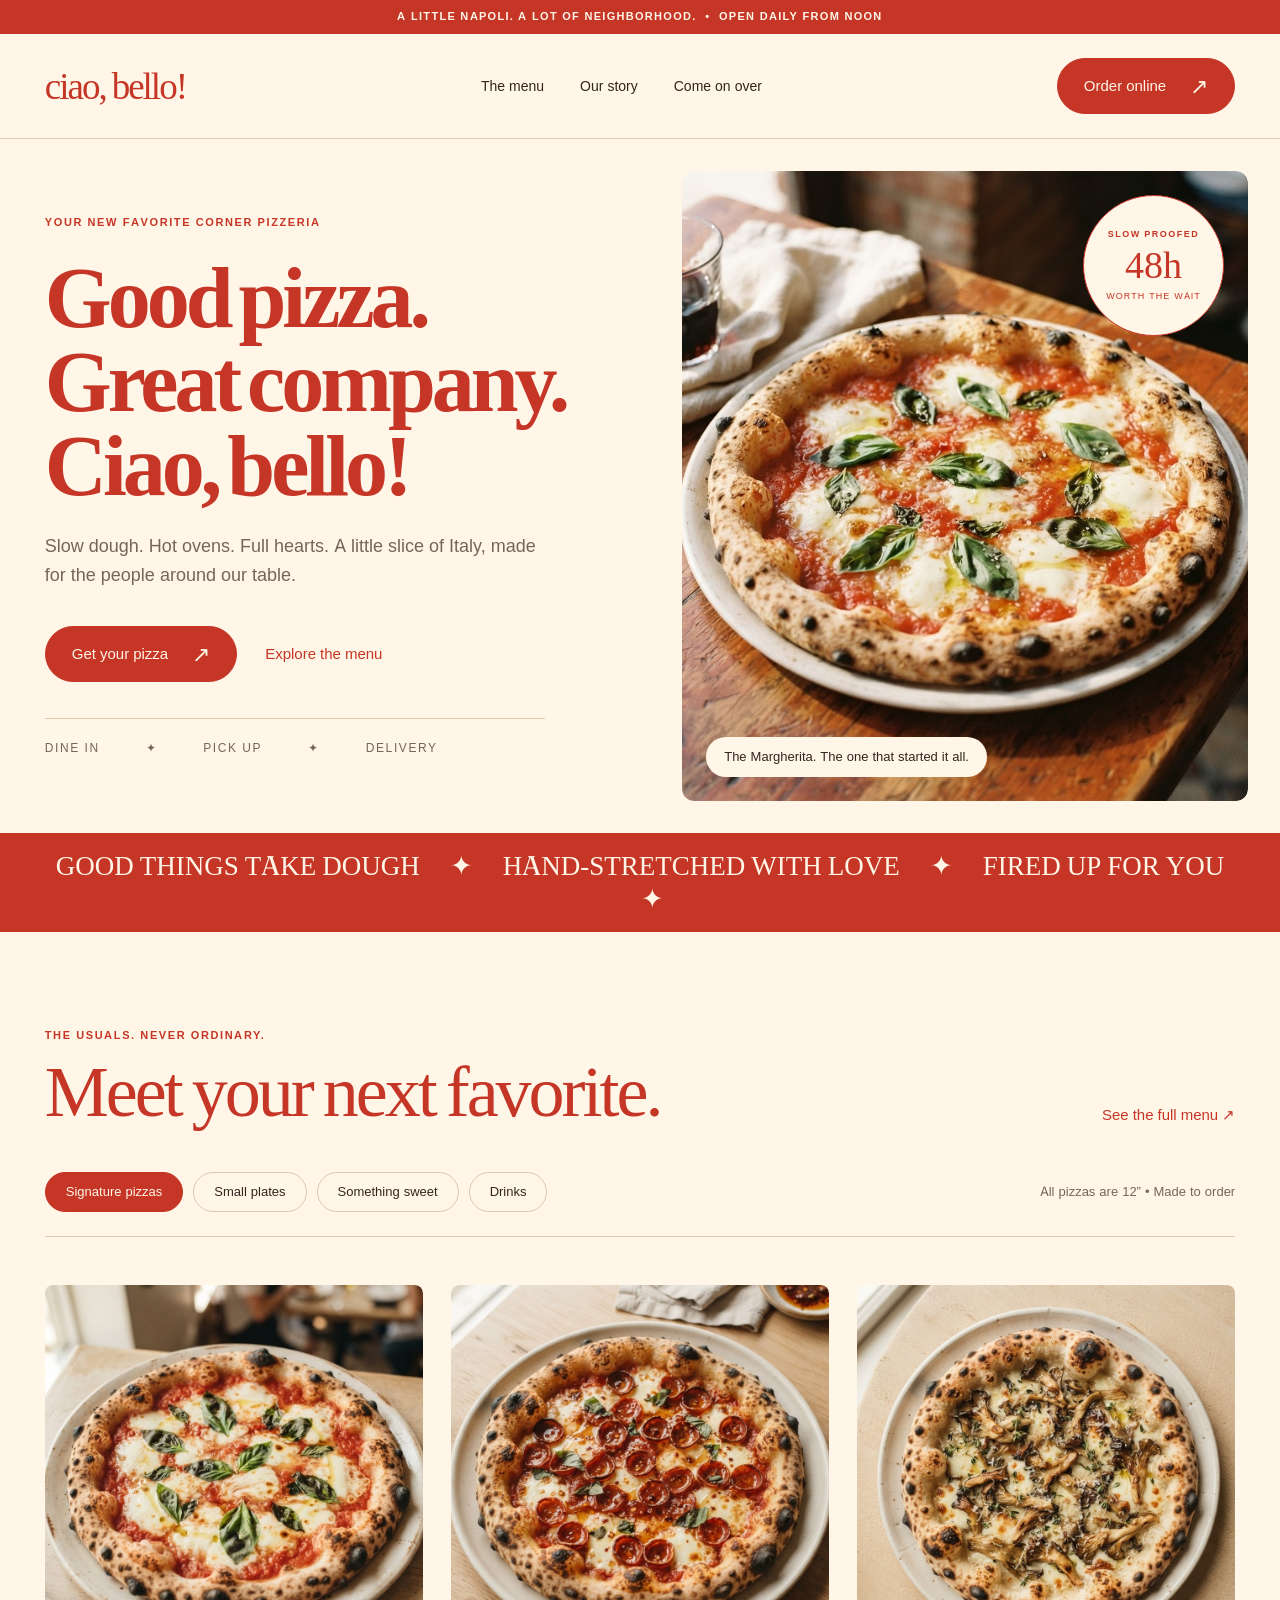
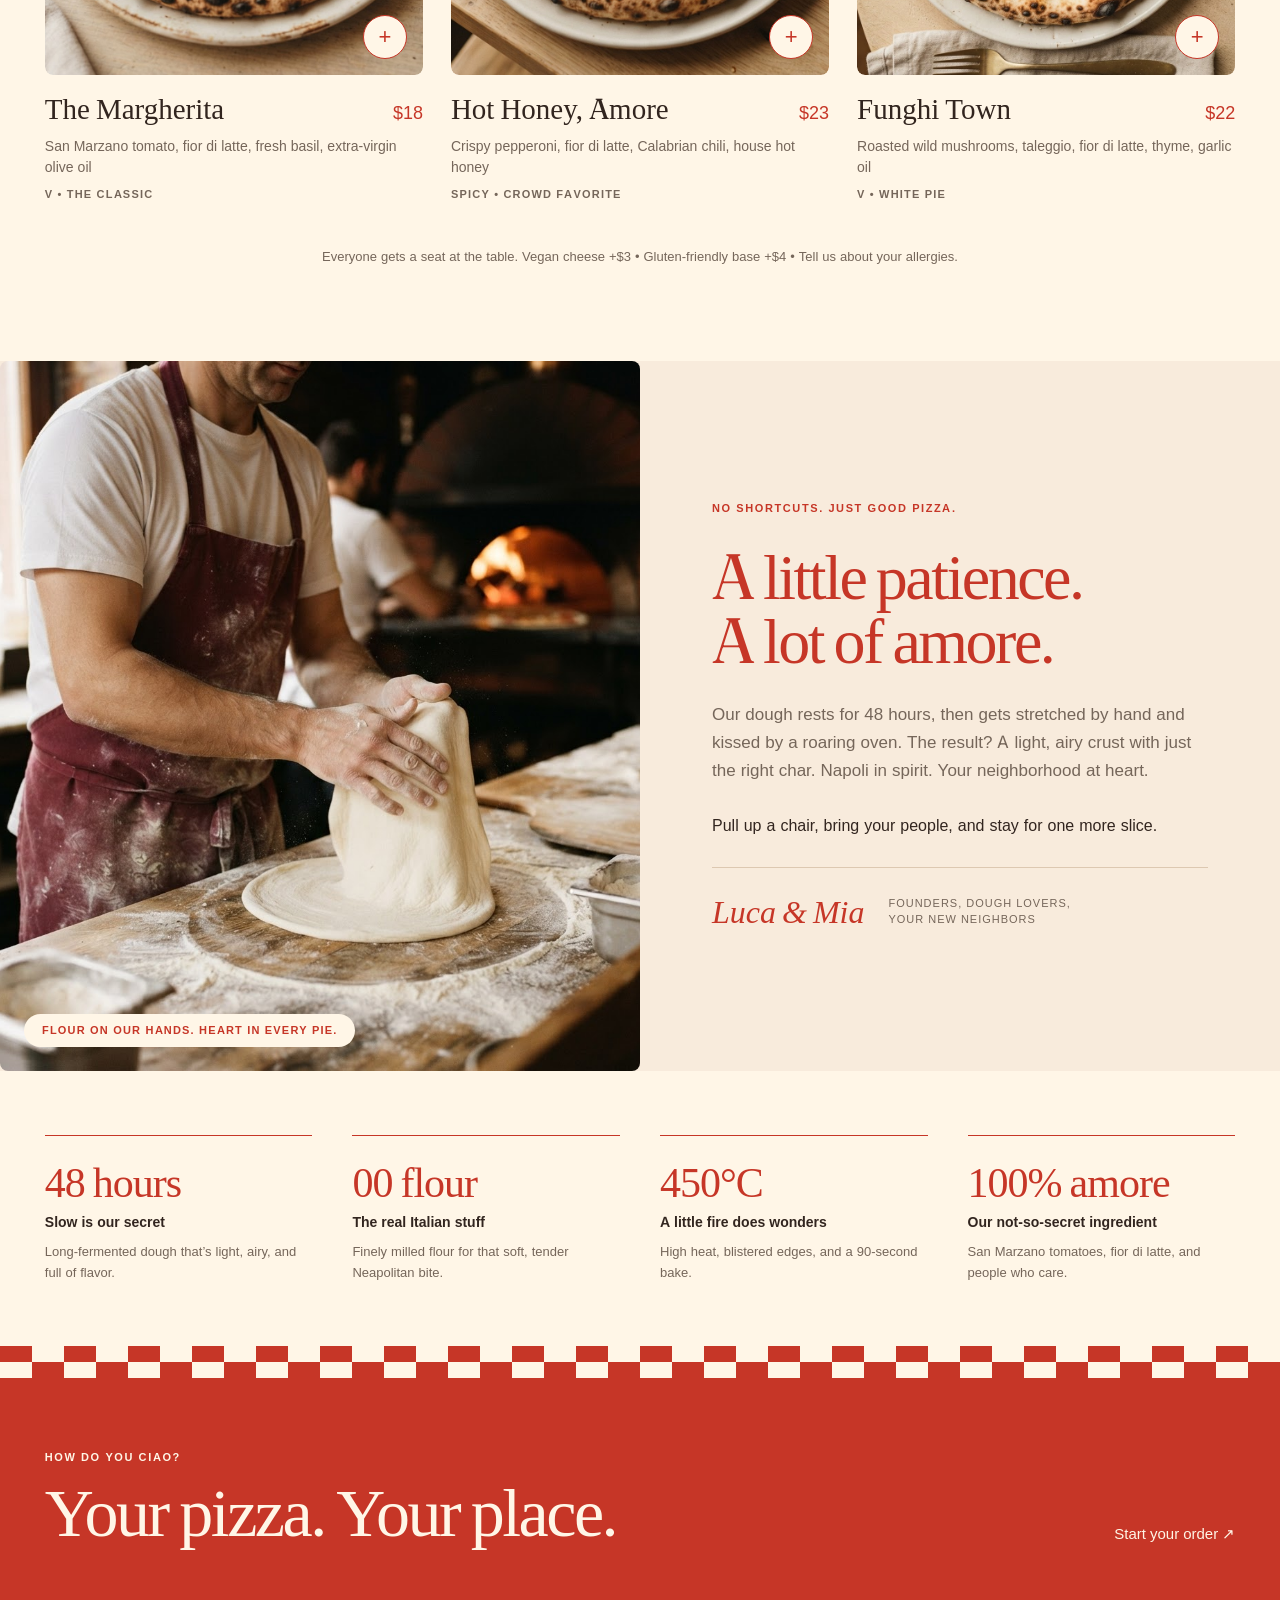
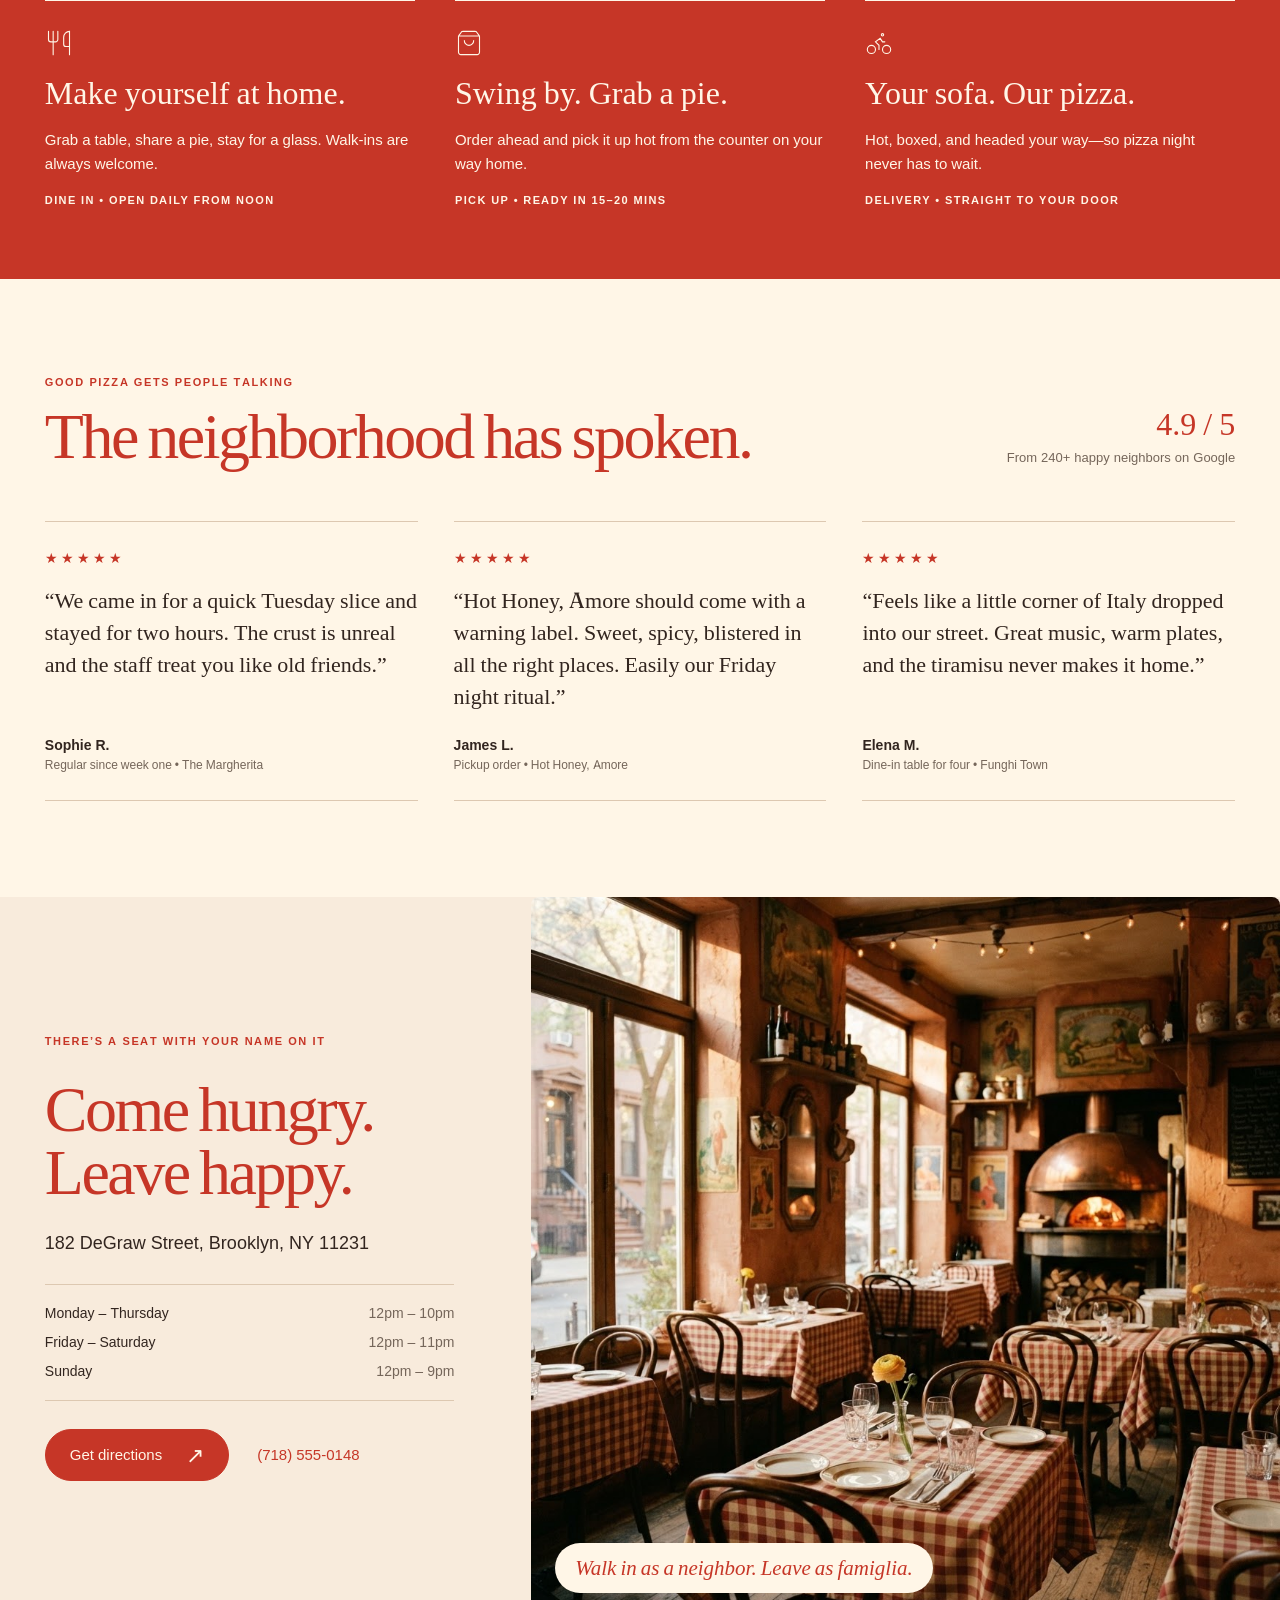
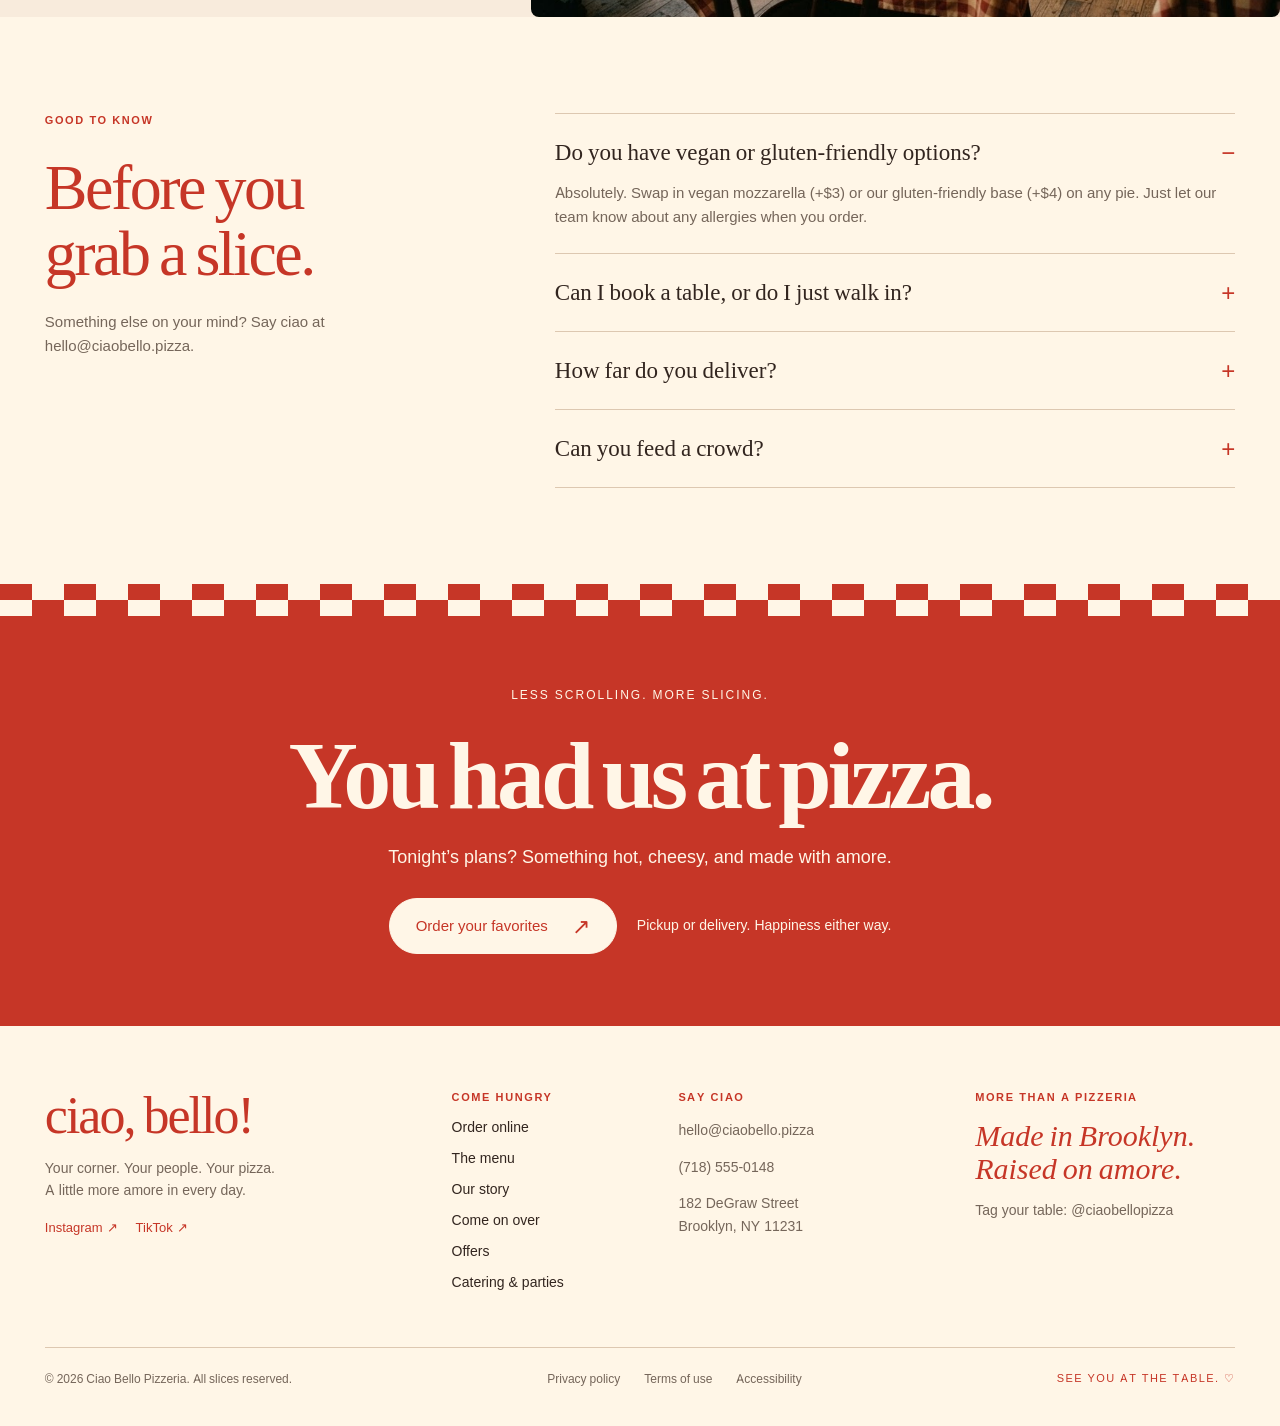
<file: index.html>
<!DOCTYPE html>
<html lang="en">
<head>
  <meta charset="UTF-8">
  <meta name="viewport" content="width=device-width, initial-scale=1.0">
  <title>Ciao Bello Pizzeria — Good pizza. Great company. Ciao, bello!</title>
  <meta name="description" content="Slow dough. Hot ovens. Full hearts. A little slice of Italy, made for the people around our table at 182 DeGraw Street, Brooklyn.">
  <link rel="icon" type="image/svg+xml" href="assets/logos/slow-proofed-seal.svg">
  <link rel="stylesheet" href="css/reset.css">
  <link rel="stylesheet" href="css/variables.css">
  <link rel="stylesheet" href="css/base.css">
  <link rel="stylesheet" href="css/layout.css">
  <link rel="stylesheet" href="css/components.css">
  <link rel="stylesheet" href="css/pages/home.css">
  <link rel="stylesheet" href="css/responsive.css">
</head>
<body>
  <a href="#main-content" class="skip-link">Skip to main content</a>

  <div class="site-shell">
    <!-- Top Welcome Announcement Bar -->
    <div class="welcome-bar" role="region" aria-label="Store announcement">
      <div class="welcome-bar__inner">
        <span>A LITTLE NAPOLI. A LOT OF NEIGHBORHOOD. &nbsp;•&nbsp; OPEN DAILY FROM NOON</span>
      </div>
    </div>

    <!-- Primary Site Header -->
    <header class="site-header">
      <div class="site-header__inner">
        <a href="index.html" class="brand-wordmark" aria-label="Ciao Bello Pizzeria Home">ciao, bello!</a>

        <nav class="primary-nav" aria-label="Primary navigation">
          <a href="pages/menu.html" class="nav-link">The menu</a>
          <a href="pages/about.html" class="nav-link">Our story</a>
          <a href="pages/stores.html" class="nav-link">Come on over</a>
        </nav>

        <div class="header-actions">
          <a href="pages/order-online.html" class="header-cta">
            <span>Order online</span>
            <span class="header-cta__arrow" aria-hidden="true">↗</span>
          </a>
          <button type="button" class="mobile-menu-btn" data-mobile-menu-toggle aria-expanded="false" aria-controls="mobile-drawer" aria-label="Open navigation menu">
            <span class="mobile-menu-btn__bars" aria-hidden="true">
              <span></span>
              <span></span>
              <span></span>
            </span>
          </button>
        </div>
      </div>
    </header>

    <!-- Mobile Navigation Drawer -->
    <div class="mobile-drawer__backdrop" data-mobile-drawer-backdrop></div>
    <aside id="mobile-drawer" class="mobile-drawer" aria-label="Mobile navigation" aria-hidden="true">
      <div>
        <div class="mobile-drawer__header">
          <span class="brand-wordmark">ciao, bello!</span>
          <button type="button" class="mobile-drawer__close" data-mobile-menu-close aria-label="Close navigation menu">✕</button>
        </div>
        <nav class="mobile-drawer__nav" aria-label="Mobile links">
          <a href="index.html" class="mobile-drawer__link is-active">Home</a>
          <a href="pages/menu.html" class="mobile-drawer__link">The menu</a>
          <a href="pages/about.html" class="mobile-drawer__link">Our story</a>
          <a href="pages/stores.html" class="mobile-drawer__link">Come on over</a>
          <a href="pages/deals.html" class="mobile-drawer__link">Offers</a>
          <a href="pages/catering.html" class="mobile-drawer__link">Catering &amp; parties</a>
          <a href="pages/contact.html" class="mobile-drawer__link">Contact</a>
          <a href="pages/cart.html" class="mobile-drawer__link">Your cart (<span data-cart-count>5</span>)</a>
        </nav>
      </div>
      <div class="mobile-drawer__footer">
        <a href="pages/order-online.html" class="btn btn--primary btn--full">
          <span>Order online</span>
          <span class="btn__arrow" aria-hidden="true">↗</span>
        </a>
        <p class="text-xs">182 DeGraw Street, Brooklyn • Open daily from noon</p>
      </div>
    </aside>

    <!-- Main Page Content -->
    <main id="main-content" class="site-main">
      <!-- 1. Hero Section ("Pizza night starts here") -->
      <section class="home-hero" aria-labelledby="hero-heading">
        <div class="home-hero__inner">
          <div class="home-hero__message">
            <div class="home-hero__story">
              <span class="home-hero__kicker">YOUR NEW FAVORITE CORNER PIZZERIA</span>
              <h1 id="hero-heading" class="home-hero__headline">Good pizza.<br>Great company.<br>Ciao, bello!</h1>
              <p class="home-hero__desc">Slow dough. Hot ovens. Full hearts. A little slice of Italy, made for the people around our table.</p>
            </div>

            <div class="home-hero__actions">
              <a href="pages/order-online.html" class="btn btn--primary">
                <span>Get your pizza</span>
                <span class="btn__arrow" aria-hidden="true">↗</span>
              </a>
              <a href="pages/menu.html" class="action-link action-link--lg">Explore the menu</a>
            </div>

            <div class="home-hero__service">DINE IN          ✦          PICK UP          ✦          DELIVERY</div>
          </div>

          <div class="home-hero__media">
            <img src="assets/images/pizza-margherita-hero.png" alt="Freshly baked wood-fired Margherita pizza with blistered crust and basil" class="home-hero__img" width="696" height="630">
            <div class="dough-seal home-hero__seal" aria-label="Slow proofed 48h, worth the wait">
              <span class="dough-seal__top">SLOW PROOFED</span>
              <span class="dough-seal__value">48h</span>
              <span class="dough-seal__bottom">WORTH THE WAIT</span>
            </div>
            <div class="home-hero__caption">The Margherita. The one that started it all.</div>
          </div>
        </div>
      </section>

      <!-- 2. Brand Ribbon ("Brand ribbon") -->
      <div class="brand-ribbon" aria-hidden="true">
        <div class="brand-ribbon__inner">
          <span>GOOD THINGS TAKE DOUGH &nbsp;&nbsp;&nbsp;&nbsp;✦&nbsp;&nbsp;&nbsp;&nbsp; HAND-STRETCHED WITH LOVE &nbsp;&nbsp;&nbsp;&nbsp;✦&nbsp;&nbsp;&nbsp;&nbsp; FIRED UP FOR YOU &nbsp;&nbsp;&nbsp;&nbsp;✦</span>
        </div>
      </div>

      <!-- 3. The Signature Menu ("The signature menu") -->
      <section class="home-signature-menu" aria-labelledby="signature-menu-heading">
        <div class="home-signature-menu__inner">
          <div class="home-signature-menu__header">
            <div class="home-signature-menu__title-group">
              <span class="section-eyebrow">THE USUALS. NEVER ORDINARY.</span>
              <h2 id="signature-menu-heading" class="home-signature-menu__heading">Meet your next favorite.</h2>
            </div>
            <a href="pages/menu.html" class="action-link action-link--lg">See the full menu ↗</a>
          </div>

          <div class="home-category-bar">
            <div class="category-pills" role="tablist" aria-label="Menu categories">
              <button type="button" class="category-pill is-active" data-menu-filter="all" aria-pressed="true">Signature pizzas</button>
              <button type="button" class="category-pill" data-menu-filter="antipasti" aria-pressed="false">Small plates</button>
              <button type="button" class="category-pill" data-menu-filter="dolci" aria-pressed="false">Something sweet</button>
              <button type="button" class="category-pill" data-menu-filter="drinks" aria-pressed="false">Drinks</button>
            </div>
            <span class="home-category-bar__note">All pizzas are 12”  •  Made to order</span>
          </div>

          <div class="home-pizza-grid">
            <!-- Card 1: The Margherita -->
            <article class="home-pizza-card" data-category="pizzas">
              <div class="home-pizza-card__media">
                <a href="pages/product-detail.html">
                  <img src="assets/images/pizza-margherita-card.png" alt="The Margherita pizza" class="home-pizza-card__img" width="413" height="390" loading="lazy">
                </a>
                <button type="button" class="home-pizza-card__quick-add" data-add-to-cart data-item-id="margherita" data-item-name="The Margherita" data-item-price="18" data-item-meta="12” · Classic crust · No extras" data-item-image="assets/images/pizza-margherita-card.png" aria-label="Add The Margherita to order">+</button>
              </div>
              <div class="home-pizza-card__details">
                <div class="home-pizza-card__top">
                  <h3 class="home-pizza-card__name"><a href="pages/product-detail.html">The Margherita</a></h3>
                  <span class="home-pizza-card__price">$18</span>
                </div>
                <p class="home-pizza-card__desc">San Marzano tomato, fior di latte, fresh basil, extra-virgin olive oil</p>
                <span class="home-pizza-card__tag">V  •  THE CLASSIC</span>
              </div>
            </article>

            <!-- Card 2: Hot Honey, Amore -->
            <article class="home-pizza-card" data-category="pizzas">
              <div class="home-pizza-card__media">
                <a href="pages/product-detail.html">
                  <img src="assets/images/pizza-hot-honey-card.png" alt="Hot Honey, Amore pizza" class="home-pizza-card__img" width="413" height="390" loading="lazy">
                </a>
                <button type="button" class="home-pizza-card__quick-add" data-add-to-cart data-item-id="hot-honey-amore" data-item-name="Hot Honey, Amore" data-item-price="23" data-item-meta="12” · Classic crust · No extras" data-item-image="assets/images/cart-hot-honey-thumb.png" aria-label="Add Hot Honey, Amore to order">+</button>
              </div>
              <div class="home-pizza-card__details">
                <div class="home-pizza-card__top">
                  <h3 class="home-pizza-card__name"><a href="pages/product-detail.html">Hot Honey, Amore</a></h3>
                  <span class="home-pizza-card__price">$23</span>
                </div>
                <p class="home-pizza-card__desc">Crispy pepperoni, fior di latte, Calabrian chili, house hot honey</p>
                <span class="home-pizza-card__tag">SPICY  •  CROWD FAVORITE</span>
              </div>
            </article>

            <!-- Card 3: Funghi Town -->
            <article class="home-pizza-card" data-category="pizzas">
              <div class="home-pizza-card__media">
                <a href="pages/product-detail.html">
                  <img src="assets/images/pizza-funghi-town-card.png" alt="Funghi Town pizza" class="home-pizza-card__img" width="413" height="390" loading="lazy">
                </a>
                <button type="button" class="home-pizza-card__quick-add" data-add-to-cart data-item-id="funghi-town" data-item-name="Funghi Town" data-item-price="22" data-item-meta="12” · Classic crust · No extras" data-item-image="assets/images/pizza-funghi-town-card.png" aria-label="Add Funghi Town to order">+</button>
              </div>
              <div class="home-pizza-card__details">
                <div class="home-pizza-card__top">
                  <h3 class="home-pizza-card__name"><a href="pages/product-detail.html">Funghi Town</a></h3>
                  <span class="home-pizza-card__price">$22</span>
                </div>
                <p class="home-pizza-card__desc">Roasted wild mushrooms, taleggio, fior di latte, thyme, garlic oil</p>
                <span class="home-pizza-card__tag">V  •  WHITE PIE</span>
              </div>
            </article>
          </div>

          <p class="home-signature-menu__note">Everyone gets a seat at the table. Vegan cheese +$3  •  Gluten-friendly base +$4  •  Tell us about your allergies.</p>
        </div>
      </section>

      <!-- 4. Our Slow Dough Story ("Our slow dough story") -->
      <section class="home-dough-story" aria-labelledby="dough-story-heading">
        <div class="home-dough-story__inner">
          <div class="home-dough-story__media">
            <img src="assets/images/craft-pizza-maker.png" alt="Pizzaiolo stretching 48-hour fermented dough on a floured wooden bench" class="home-dough-story__img" width="720" height="710" loading="lazy">
            <div class="home-dough-story__caption">FLOUR ON OUR HANDS. HEART IN EVERY PIE.</div>
          </div>

          <div class="home-dough-story__copy">
            <span class="section-eyebrow">NO SHORTCUTS. JUST GOOD PIZZA.</span>
            <h2 id="dough-story-heading" class="home-dough-story__heading">A little patience.<br>A lot of amore.</h2>
            <p class="home-dough-story__lead">Our dough rests for 48 hours, then gets stretched by hand and kissed by a roaring oven. The result? A light, airy crust with just the right char. Napoli in spirit. Your neighborhood at heart.</p>
            <p class="home-dough-story__sub">Pull up a chair, bring your people, and stay for one more slice.</p>
            <div class="home-dough-story__sig">
              <span class="home-dough-story__names">Luca &amp; Mia</span>
              <span class="home-dough-story__role">FOUNDERS, DOUGH LOVERS,
YOUR NEW NEIGHBORS</span>
            </div>
          </div>
        </div>
      </section>

      <!-- 5. The Good Stuff ("The good stuff") -->
      <section class="home-good-stuff" aria-label="Our craft principles">
        <div class="home-good-stuff__inner">
          <div class="good-stuff-item">
            <span class="good-stuff-item__stat">48 hours</span>
            <h3 class="good-stuff-item__title">Slow is our secret</h3>
            <p class="good-stuff-item__desc">Long-fermented dough that’s light, airy, and full of flavor.</p>
          </div>
          <div class="good-stuff-item">
            <span class="good-stuff-item__stat">00 flour</span>
            <h3 class="good-stuff-item__title">The real Italian stuff</h3>
            <p class="good-stuff-item__desc">Finely milled flour for that soft, tender Neapolitan bite.</p>
          </div>
          <div class="good-stuff-item">
            <span class="good-stuff-item__stat">450°C</span>
            <h3 class="good-stuff-item__title">A little fire does wonders</h3>
            <p class="good-stuff-item__desc">High heat, blistered edges, and a 90-second bake.</p>
          </div>
          <div class="good-stuff-item">
            <span class="good-stuff-item__stat">100% amore</span>
            <h3 class="good-stuff-item__title">Our not-so-secret ingredient</h3>
            <p class="good-stuff-item__desc">San Marzano tomatoes, fior di latte, and people who care.</p>
          </div>
        </div>
      </section>

      <!-- 6. Pizza Your Way ("Pizza your way") -->
      <section class="home-service-ways" aria-labelledby="service-ways-heading">
        <div class="checker-trim checker-trim--home" aria-hidden="true"></div>
        <div class="home-service-ways__inner">
          <div class="home-service-ways__header">
            <div class="home-service-ways__title-group">
              <span class="section-eyebrow section-eyebrow--cream">HOW DO YOU CIAO?</span>
              <h2 id="service-ways-heading" class="home-service-ways__heading">Your pizza. Your place.</h2>
            </div>
            <a href="pages/order-online.html" class="action-link action-link--cream action-link--lg">Start your order ↗</a>
          </div>

          <div class="home-service-ways__grid">
            <div class="service-way-card">
              <img src="assets/icons/utensils-cream.svg" alt="" class="service-way-card__icon" width="28" height="28">
              <h3 class="service-way-card__title">Make yourself at home.</h3>
              <p class="service-way-card__desc">Grab a table, share a pie, stay for a glass. Walk-ins are always welcome.</p>
              <span class="service-way-card__meta">DINE IN  •  OPEN DAILY FROM NOON</span>
            </div>
            <div class="service-way-card">
              <img src="assets/icons/shopping-bag-cream.svg" alt="" class="service-way-card__icon" width="28" height="28">
              <h3 class="service-way-card__title">Swing by. Grab a pie.</h3>
              <p class="service-way-card__desc">Order ahead and pick it up hot from the counter on your way home.</p>
              <span class="service-way-card__meta">PICK UP  •  READY IN 15–20 MINS</span>
            </div>
            <div class="service-way-card">
              <img src="assets/icons/bike-cream.svg" alt="" class="service-way-card__icon" width="28" height="28">
              <h3 class="service-way-card__title">Your sofa. Our pizza.</h3>
              <p class="service-way-card__desc">Hot, boxed, and headed your way—so pizza night never has to wait.</p>
              <span class="service-way-card__meta">DELIVERY  •  STRAIGHT TO YOUR DOOR</span>
            </div>
          </div>
        </div>
      </section>

      <!-- 7. Love From The Neighborhood ("Love from the neighborhood") -->
      <section class="home-reviews" aria-labelledby="reviews-heading">
        <div class="home-reviews__inner">
          <div class="home-reviews__header">
            <div class="home-reviews__title-group">
              <span class="section-eyebrow">GOOD PIZZA GETS PEOPLE TALKING</span>
              <h2 id="reviews-heading" class="home-reviews__heading">The neighborhood has spoken.</h2>
            </div>
            <div class="home-reviews__summary">
              <span class="home-reviews__score">4.9 / 5</span>
              <span class="home-reviews__count">From 240+ happy neighbors on Google</span>
            </div>
          </div>

          <div class="home-reviews__grid">
            <article class="review-card">
              <div class="review-card__top">
                <div class="review-card__stars" aria-label="5 out of 5 stars">★★★★★</div>
                <blockquote class="review-card__quote">“We came in for a quick Tuesday slice and stayed for two hours. The crust is unreal and the staff treat you like old friends.”</blockquote>
              </div>
              <div class="review-card__author">
                <span class="review-card__name">Sophie R.</span>
                <span class="review-card__context">Regular since week one  •  The Margherita</span>
              </div>
            </article>

            <article class="review-card">
              <div class="review-card__top">
                <div class="review-card__stars" aria-label="5 out of 5 stars">★★★★★</div>
                <blockquote class="review-card__quote">“Hot Honey, Amore should come with a warning label. Sweet, spicy, blistered in all the right places. Easily our Friday night ritual.”</blockquote>
              </div>
              <div class="review-card__author">
                <span class="review-card__name">James L.</span>
                <span class="review-card__context">Pickup order  •  Hot Honey, Amore</span>
              </div>
            </article>

            <article class="review-card">
              <div class="review-card__top">
                <div class="review-card__stars" aria-label="5 out of 5 stars">★★★★★</div>
                <blockquote class="review-card__quote">“Feels like a little corner of Italy dropped into our street. Great music, warm plates, and the tiramisu never makes it home.”</blockquote>
              </div>
              <div class="review-card__author">
                <span class="review-card__name">Elena M.</span>
                <span class="review-card__context">Dine-in table for four  •  Funghi Town</span>
              </div>
            </article>
          </div>
        </div>
      </section>

      <!-- 8. Your Neighborhood Table ("Your neighborhood table") -->
      <section class="home-table-section" aria-labelledby="table-heading">
        <div class="home-table-section__inner">
          <div class="home-table-section__details">
            <span class="section-eyebrow">THERE’S A SEAT WITH YOUR NAME ON IT</span>
            <h2 id="table-heading" class="home-table-section__heading">Come hungry.<br>Leave happy.</h2>
            <p class="home-table-section__address">182 DeGraw Street, Brooklyn, NY 11231</p>

            <div class="home-table-section__hours">
              <div class="hours-row">
                <span class="hours-row__day">Monday – Thursday</span>
                <span class="hours-row__time">12pm – 10pm</span>
              </div>
              <div class="hours-row">
                <span class="hours-row__day">Friday – Saturday</span>
                <span class="hours-row__time">12pm – 11pm</span>
              </div>
              <div class="hours-row">
                <span class="hours-row__day">Sunday</span>
                <span class="hours-row__time">12pm – 9pm</span>
              </div>
            </div>

            <div class="home-table-section__actions">
              <a href="pages/carroll-gardens.html" class="btn btn--primary home-table-section__btn">
                <span>Get directions</span>
                <span class="btn__arrow" aria-hidden="true">↗</span>
              </a>
              <a href="tel:+17185550148" class="home-table-section__phone">(718) 555-0148</a>
            </div>
          </div>

          <div class="home-table-section__media">
            <img src="assets/images/neighborhood-pizzeria-interior.png" alt="Warm neighborhood dining room at Ciao Bello Pizzeria in Carroll Gardens" class="home-table-section__img" width="790" height="720" loading="lazy">
            <div class="home-table-section__badge">Walk in as a neighbor. Leave as famiglia.</div>
          </div>
        </div>
      </section>

      <!-- 9. A Few Good Questions ("A few good questions") -->
      <section class="faq-split-section faq-split-section--home" aria-labelledby="home-faq-heading">
        <div class="faq-split-section__inner">
          <div class="faq-intro">
            <span class="section-eyebrow">GOOD TO KNOW</span>
            <h2 id="home-faq-heading" class="faq-intro__heading">Before you<br>grab a slice.</h2>
            <p class="faq-intro__desc">Something else on your mind? Say ciao at hello@ciaobello.pizza.</p>
          </div>

          <div class="faq-list" data-accordion-group>
            <div class="faq-item is-open">
              <button type="button" class="faq-trigger" aria-expanded="true">
                <span class="faq-trigger__question">Do you have vegan or gluten-friendly options?</span>
                <span class="faq-trigger__icon" aria-hidden="true">−</span>
              </button>
              <div class="faq-answer">
                <p>Absolutely. Swap in vegan mozzarella (+$3) or our gluten-friendly base (+$4) on any pie. Just let our team know about any allergies when you order.</p>
              </div>
            </div>

            <div class="faq-item">
              <button type="button" class="faq-trigger" aria-expanded="false">
                <span class="faq-trigger__question">Can I book a table, or do I just walk in?</span>
                <span class="faq-trigger__icon" aria-hidden="true">+</span>
              </button>
              <div class="faq-answer">
                <p>Walk-ins are always welcome! For groups of 6 or more, give us a call at (718) 555-0148 so we can save a big table for your crew.</p>
              </div>
            </div>

            <div class="faq-item">
              <button type="button" class="faq-trigger" aria-expanded="false">
                <span class="faq-trigger__question">How far do you deliver?</span>
                <span class="faq-trigger__icon" aria-hidden="true">+</span>
              </button>
              <div class="faq-answer">
                <p>We deliver within 3 miles of our Carroll Gardens pizzeria on DeGraw Street so your pie arrives hot and blistered.</p>
              </div>
            </div>

            <div class="faq-item">
              <button type="button" class="faq-trigger" aria-expanded="false">
                <span class="faq-trigger__question">Can you feed a crowd?</span>
                <span class="faq-trigger__icon" aria-hidden="true">+</span>
              </button>
              <div class="faq-answer">
                <p>We’d love to! Head over to our Catering &amp; parties page to explore packages for 10 to 30+ guests.</p>
              </div>
            </div>
          </div>
        </div>
      </section>

      <!-- 10. Dinner Is Sorted ("Dinner is sorted") -->
      <section class="dinner-sorted dinner-sorted--home" aria-labelledby="home-closing-heading">
        <div class="checker-trim checker-trim--home" aria-hidden="true"></div>
        <div class="dinner-sorted__inner">
          <span class="dinner-sorted__kicker">LESS SCROLLING. MORE SLICING.</span>
          <h2 id="home-closing-heading" class="dinner-sorted__title">You had us at pizza.</h2>
          <p class="dinner-sorted__desc">Tonight’s plans? Something hot, cheesy, and made with amore.</p>
          <div class="dinner-sorted__actions">
            <a href="pages/order-online.html" class="btn btn--cream">
              <span>Order your favorites</span>
              <span class="btn__arrow" aria-hidden="true">↗</span>
            </a>
            <span class="dinner-sorted__note">Pickup or delivery. Happiness either way.</span>
          </div>
        </div>
      </section>
    </main>

    <!-- 11. Global Footer ("Ciao for now") -->
    <footer class="site-footer site-footer--home">
      <div class="site-footer__inner">
        <div class="footer-top">
          <div class="footer-brand">
            <a href="index.html" class="footer-brand__wordmark">ciao, bello!</a>
            <p class="footer-brand__desc">Your corner. Your people. Your pizza.<br>A little more amore in every day.</p>
            <div class="footer-brand__socials">
              <a href="https://instagram.com" target="_blank" rel="noopener noreferrer">Instagram ↗</a>
              <a href="https://tiktok.com" target="_blank" rel="noopener noreferrer">TikTok ↗</a>
            </div>
          </div>

          <div class="footer-col footer-col--explore">
            <span class="footer-col__label">COME HUNGRY</span>
            <a href="pages/order-online.html" class="footer-col__link">Order online</a>
            <a href="pages/menu.html" class="footer-col__link">The menu</a>
            <a href="pages/about.html" class="footer-col__link">Our story</a>
            <a href="pages/stores.html" class="footer-col__link">Come on over</a>
            <a href="pages/deals.html" class="footer-col__link">Offers</a>
            <a href="pages/catering.html" class="footer-col__link">Catering &amp; parties</a>
          </div>

          <div class="footer-col footer-col--contact">
            <span class="footer-col__label">SAY CIAO</span>
            <a href="mailto:hello@ciaobello.pizza" class="footer-col__text">hello@ciaobello.pizza</a>
            <a href="tel:+17185550148" class="footer-col__text">(718) 555-0148</a>
            <p class="footer-col__text">182 DeGraw Street<br>Brooklyn, NY 11231</p>
          </div>

          <div class="footer-col footer-col--promise">
            <span class="footer-col__label">MORE THAN A PIZZERIA</span>
            <p class="footer-col__promise">Made in Brooklyn.<br>Raised on amore.</p>
            <p class="footer-col__text">Tag your table: @ciaobellopizza</p>
          </div>
        </div>

        <div class="footer-legal">
          <span>© <span data-current-year>2026</span> Ciao Bello Pizzeria. All slices reserved.</span>
          <div class="footer-legal__policies">
            <a href="pages/contact.html">Privacy policy</a>
            <a href="pages/contact.html">Terms of use</a>
            <a href="pages/contact.html">Accessibility</a>
          </div>
          <span class="footer-legal__signoff">SEE YOU AT THE TABLE. ♡</span>
        </div>
      </div>
    </footer>
  </div>

  <script type="module" src="js/main.js"></script>
</body>
</html>
</file>
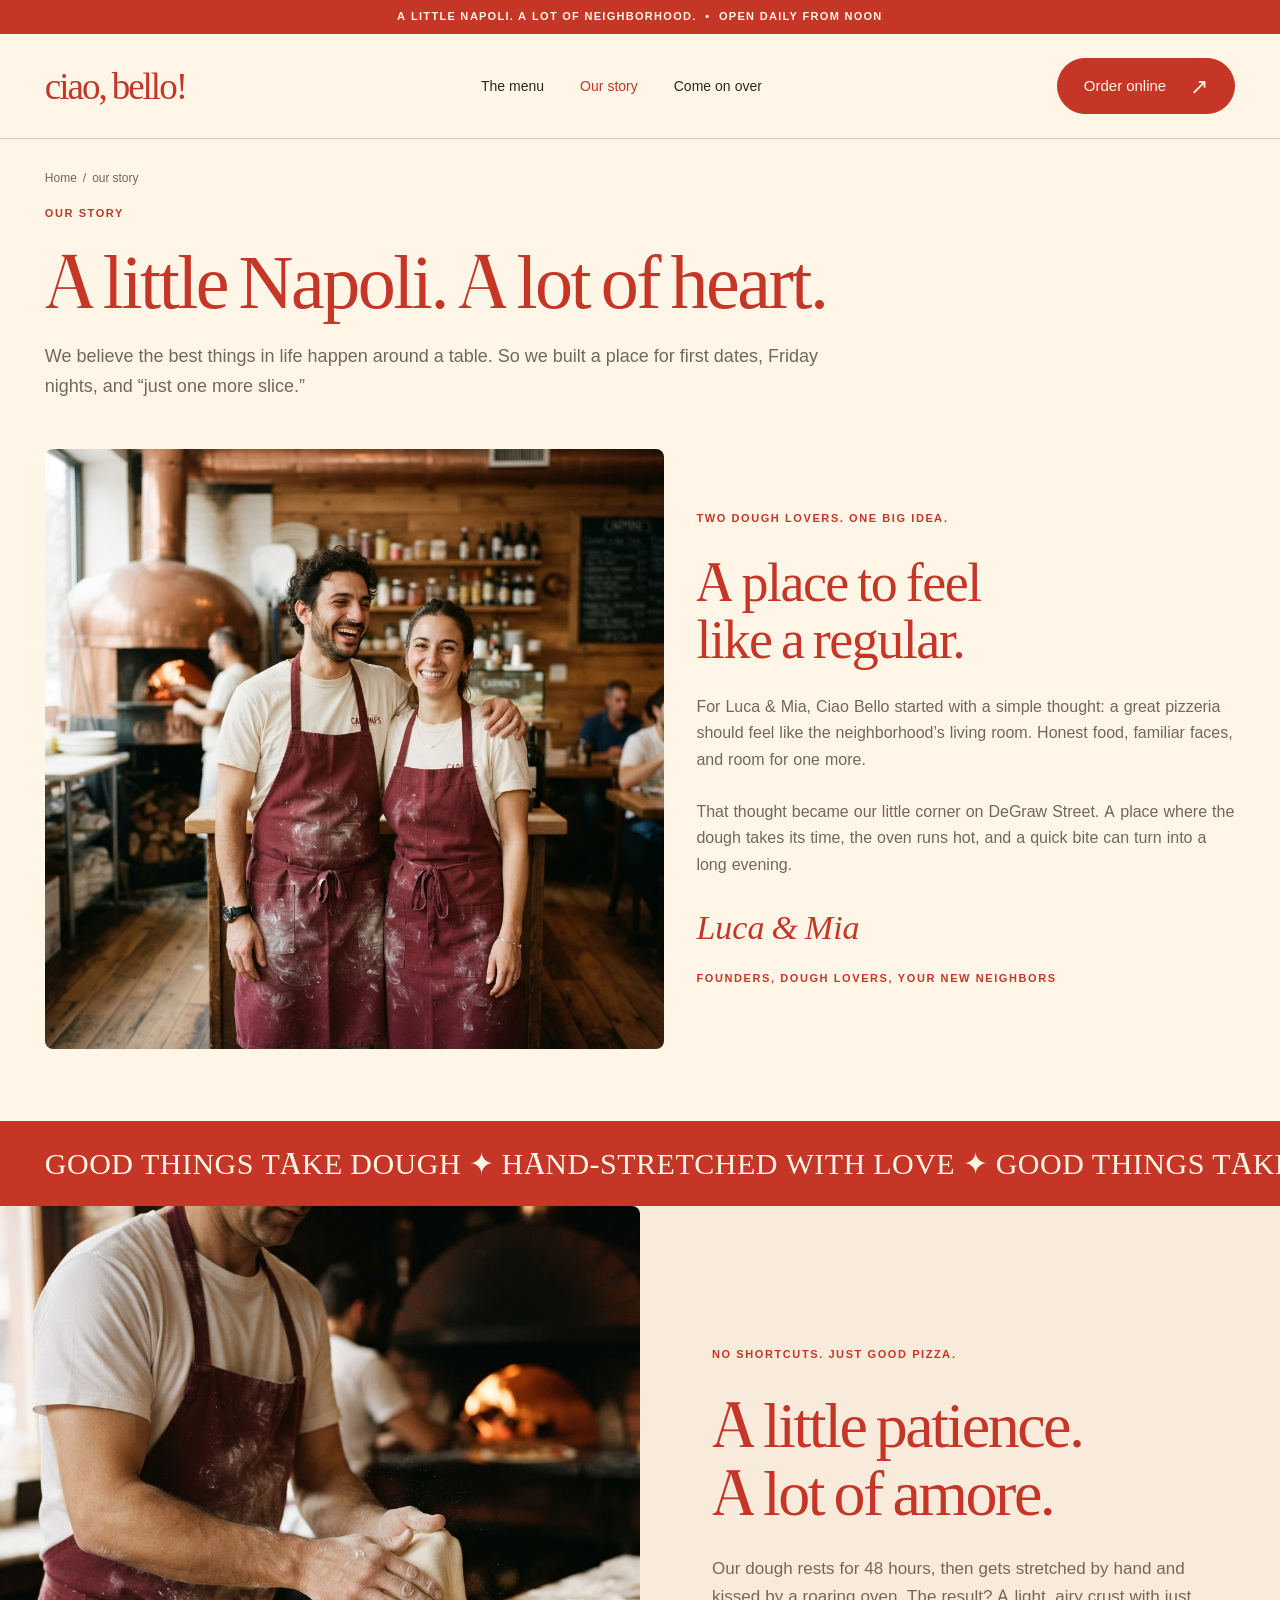
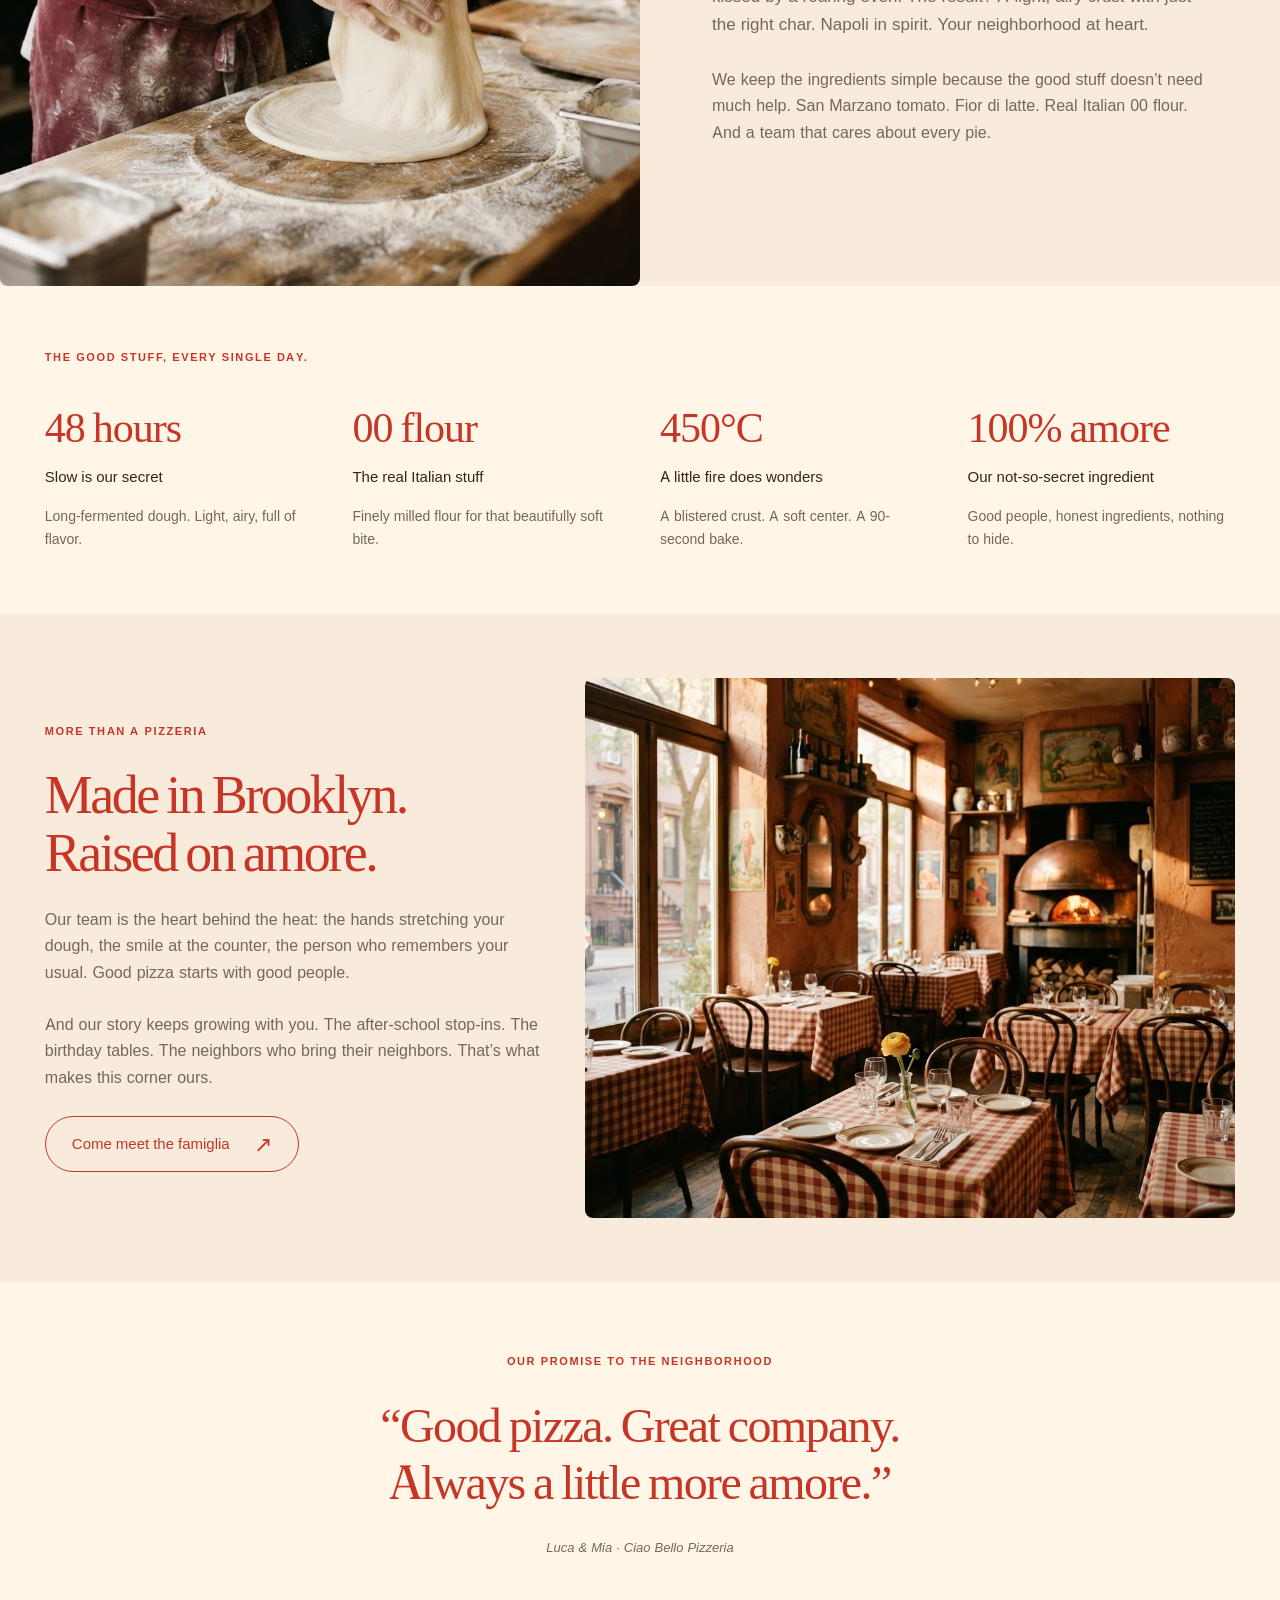
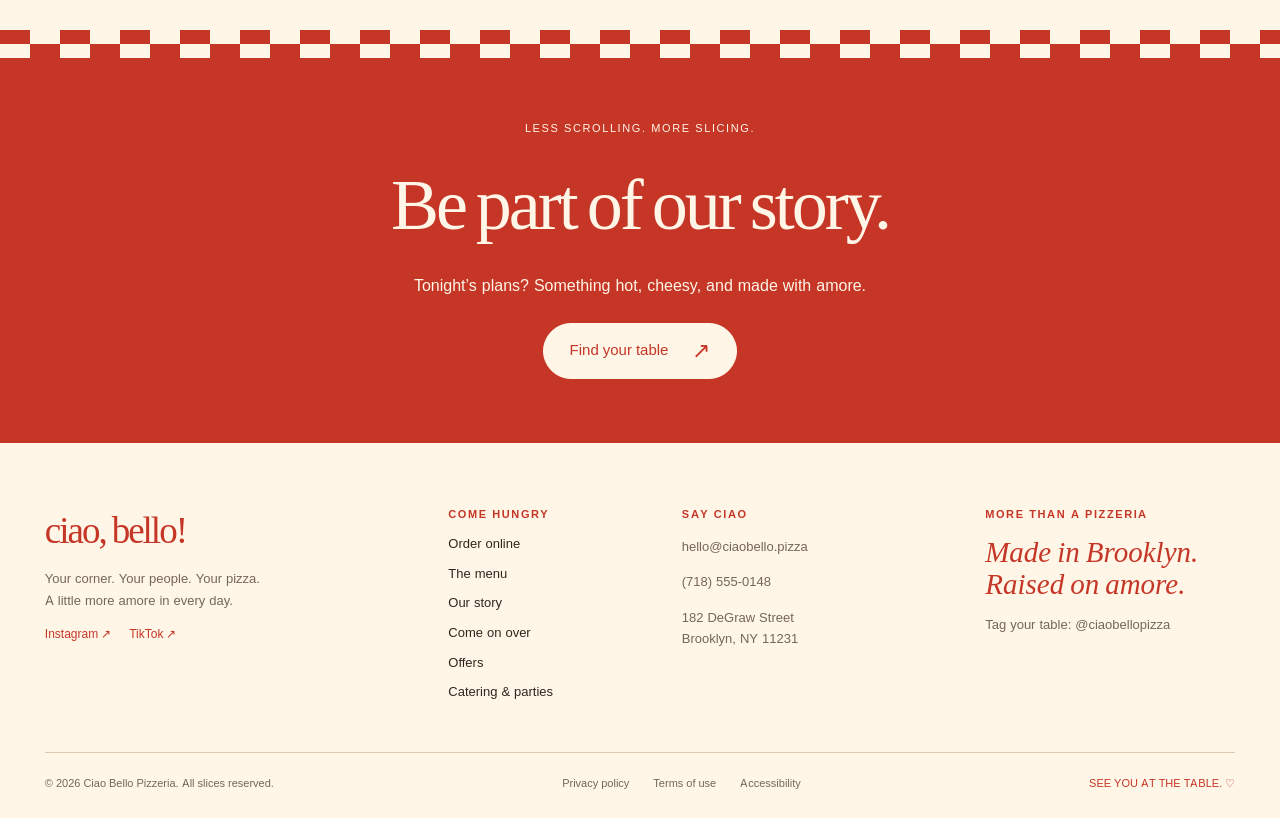
<file: pages/about.html>
<!DOCTYPE html>
<html lang="en">
<head>
  <meta charset="UTF-8">
  <meta name="viewport" content="width=device-width, initial-scale=1.0">
  <title>Ciao Bello · Our story</title>
  <meta name="description" content="We believe the best things in life happen around a table. So we built a place for first dates, Friday nights, and “just one more slice.”">
  <link rel="icon" type="image/svg+xml" href="../assets/logos/ciao-bello-wordmark.svg">
  <link rel="stylesheet" href="../css/reset.css">
  <link rel="stylesheet" href="../css/variables.css">
  <link rel="stylesheet" href="../css/base.css">
  <link rel="stylesheet" href="../css/layout.css">
  <link rel="stylesheet" href="../css/components.css">
  <link rel="stylesheet" href="../css/pages/about.css">
  <link rel="stylesheet" href="../css/responsive.css">
</head>
<body class="page-wrapper" data-page="about">
  <a href="#main-content" class="skip-link">Skip to main content</a>

  <!-- Top Welcome Announcement Bar -->
  <div class="welcome-bar" role="region" aria-label="Store announcement">
    <div class="welcome-bar__inner">
      <span>A LITTLE NAPOLI. A LOT OF NEIGHBORHOOD. &nbsp;&bull;&nbsp; OPEN DAILY FROM NOON</span>
    </div>
  </div>

  <!-- Primary Site Header -->
  <header class="site-header">
    <div class="site-header__inner">
      <a href="../index.html" class="brand-wordmark" aria-label="Ciao Bello Pizzeria Home">ciao, bello!</a>

      <nav class="primary-nav" aria-label="Primary navigation">
        <a href="menu.html" class="nav-link">The menu</a>
        <a href="about.html" class="nav-link is-active">Our story</a>
        <a href="stores.html" class="nav-link">Come on over</a>
      </nav>

      <div class="header-actions">
        <a href="order-online.html" class="header-cta">
          <span>Order online</span>
          <span class="header-cta__arrow" aria-hidden="true">↗</span>
        </a>
        <button type="button" class="mobile-menu-btn" data-mobile-menu-toggle aria-expanded="false" aria-controls="mobile-drawer" aria-label="Open navigation menu">
          <span class="mobile-menu-btn__bars" aria-hidden="true">
            <span></span>
            <span></span>
            <span></span>
          </span>
        </button>
      </div>
    </div>
  </header>

  <!-- Mobile Navigation Drawer -->
  <div class="mobile-drawer__backdrop" data-mobile-drawer-backdrop></div>
  <aside id="mobile-drawer" class="mobile-drawer" aria-label="Mobile navigation" aria-hidden="true">
    <div>
      <div class="mobile-drawer__header">
        <span class="brand-wordmark">ciao, bello!</span>
        <button type="button" class="mobile-drawer__close" data-mobile-menu-close aria-label="Close navigation menu">&#10005;</button>
      </div>
      <nav class="mobile-drawer__nav" aria-label="Mobile links">
        <a href="../index.html" class="mobile-drawer__link">Home</a>
        <a href="menu.html" class="mobile-drawer__link">The menu</a>
        <a href="about.html" class="mobile-drawer__link is-active">Our story</a>
        <a href="stores.html" class="mobile-drawer__link">Come on over</a>
        <a href="deals.html" class="mobile-drawer__link">Offers</a>
        <a href="catering.html" class="mobile-drawer__link">Catering &amp; parties</a>
        <a href="contact.html" class="mobile-drawer__link">Contact</a>
        <a href="cart.html" class="mobile-drawer__link">Your cart (<span data-cart-count>0</span>)</a>
      </nav>
    </div>
    <div class="mobile-drawer__footer">
      <a href="order-online.html" class="btn btn--primary btn--full">
        <span>Order online</span>
        <span class="btn__arrow" aria-hidden="true">↗</span>
      </a>
      <p class="text-xs">182 DeGraw Street, Brooklyn • Open daily from noon</p>
    </div>
  </aside>

  <main id="main-content">
    <!-- 1. Page Introduction (1440×311) -->
    <section class="page-intro" aria-labelledby="story-page-title">
      <div class="page-intro__inner">
        <nav class="breadcrumb" aria-label="Breadcrumb">
          <a href="../index.html" class="breadcrumb__item">Home</a>
          <span class="breadcrumb__sep" aria-hidden="true">/</span>
          <span class="breadcrumb__current" aria-current="page">our story</span>
        </nav>
        <p class="section-eyebrow">OUR STORY</p>
        <h1 id="story-page-title" class="page-intro__heading">A little Napoli. A lot of heart.</h1>
        <p class="page-intro__desc">We believe the best things in life happen around a table. So we built a place for first dates, Friday nights, and “just one more slice.”</p>
      </div>
    </section>

    <!-- 2. Founders and Beginnings (1440×672) -->
    <section class="founders-section" aria-labelledby="founders-heading">
      <div class="founders-section__inner">
        <img src="../assets/images/story-luca-and-mia.png" alt="Luca and Mia at the pizzeria" class="founders__img" width="660" height="600">
        <div class="founders__copy">
          <p class="section-eyebrow">TWO DOUGH LOVERS. ONE BIG IDEA.</p>
          <h2 id="founders-heading" class="founders__heading">A place to feel<br>like a regular.</h2>
          <p class="founders__body">For Luca &amp; Mia, Ciao Bello started with a simple thought: a great pizzeria should feel like the neighborhood’s living room. Honest food, familiar faces, and room for one more.</p>
          <p class="founders__body">That thought became our little corner on DeGraw Street. A place where the dough takes its time, the oven runs hot, and a quick bite can turn into a long evening.</p>
          <p class="founders__signoff">Luca &amp; Mia</p>
          <p class="founders__role">FOUNDERS, DOUGH LOVERS, YOUR NEW NEIGHBORS</p>
        </div>
      </div>
    </section>

    <!-- 3. Brand Ribbon (1440×85) -->
    <div class="brand-ribbon-bar" role="region" aria-label="Brand motto">
      <div class="brand-ribbon-bar__inner">
        <p class="brand-ribbon-bar__text">GOOD THINGS TAKE DOUGH   ✦   HAND-STRETCHED WITH LOVE   ✦   GOOD THINGS TAKE DOUGH   ✦   HAND-STRETCHED WITH LOVE   ✦</p>
      </div>
    </div>

    <!-- 4. Our Craft (1440×680, #F8EBDC bg) -->
    <section class="story-craft-section" aria-labelledby="craft-heading">
      <div class="story-craft-section__inner">
        <img src="../assets/images/craft-pizza-maker.png" alt="Pizzaiolo stretching dough with care" class="story-craft__img" width="720" height="680">
        <div class="story-craft__copy">
          <p class="section-eyebrow">NO SHORTCUTS. JUST GOOD PIZZA.</p>
          <h2 id="craft-heading" class="story-craft__heading">A little patience.<br>A lot of amore.</h2>
          <p class="story-craft__lead">Our dough rests for 48 hours, then gets stretched by hand and kissed by a roaring oven. The result? A light, airy crust with just the right char. Napoli in spirit. Your neighborhood at heart.</p>
          <p class="story-craft__body">We keep the ingredients simple because the good stuff doesn’t need much help. San Marzano tomato. Fior di latte. Real Italian 00 flour. And a team that cares about every pie.</p>
        </div>
      </div>
    </section>

    <!-- 5. Craft Principles (1440×328) -->
    <section class="craft-principles-section" aria-labelledby="principles-heading">
      <div class="craft-principles-section__inner">
        <p id="principles-heading" class="section-eyebrow">THE GOOD STUFF, EVERY SINGLE DAY.</p>
        <div class="principles-list-grid">
          <article class="principle-item">
            <p class="principle-item__stat">48 hours</p>
            <h3 class="principle-item__label">Slow is our secret</h3>
            <p class="principle-item__desc">Long-fermented dough. Light, airy, full of flavor.</p>
          </article>

          <article class="principle-item">
            <p class="principle-item__stat">00 flour</p>
            <h3 class="principle-item__label">The real Italian stuff</h3>
            <p class="principle-item__desc">Finely milled flour for that beautifully soft bite.</p>
          </article>

          <article class="principle-item">
            <p class="principle-item__stat">450°C</p>
            <h3 class="principle-item__label">A little fire does wonders</h3>
            <p class="principle-item__desc">A blistered crust. A soft center. A 90-second bake.</p>
          </article>

          <article class="principle-item">
            <p class="principle-item__stat">100% amore</p>
            <h3 class="principle-item__label">Our not-so-secret ingredient</h3>
            <p class="principle-item__desc">Good people, honest ingredients, nothing to hide.</p>
          </article>
        </div>
      </div>
    </section>

    <!-- 6. People and Place (1440×668, #F8EBDC bg) -->
    <section class="people-place-section" aria-labelledby="people-place-heading">
      <div class="people-place-section__inner">
        <div class="people-place__copy">
          <p class="section-eyebrow">MORE THAN A PIZZERIA</p>
          <h2 id="people-place-heading" class="people-place__heading">Made in Brooklyn.<br>Raised on amore.</h2>
          <p class="people-place__body">Our team is the heart behind the heat: the hands stretching your dough, the smile at the counter, the person who remembers your usual. Good pizza starts with good people.</p>
          <p class="people-place__body">And our story keeps growing with you. The after-school stop-ins. The birthday tables. The neighbors who bring their neighbors. That’s what makes this corner ours.</p>
          <a href="stores.html" class="btn btn--outline">
            <span>Come meet the famiglia</span>
            <span class="btn__arrow" aria-hidden="true">↗</span>
          </a>
        </div>
        <img src="../assets/images/neighborhood-pizzeria-interior.png" alt="Ciao Bello neighborhood pizzeria interior" class="people-place__img" width="692" height="540">
      </div>
    </section>

    <!-- 7. Founders Note (1440×348) -->
    <section class="founders-note-section" aria-labelledby="promise-heading">
      <div class="founders-note-section__inner">
        <p id="promise-heading" class="section-eyebrow">OUR PROMISE TO THE NEIGHBORHOOD</p>
        <blockquote class="founders-note__quote">“Good pizza. Great company.<br>Always a little more amore.”</blockquote>
        <cite class="founders-note__author">Luca &amp; Mia · Ciao Bello Pizzeria</cite>
      </div>
    </section>

    <!-- 8. Closing Invitation ("Dinner is sorted" 1440×412) -->
    <section class="closing-invitation-section" aria-labelledby="closing-story-heading">
      <div class="checker-trim" aria-hidden="true"></div>
      <div class="closing-invitation-section__inner">
        <p class="closing-invitation__kicker">LESS SCROLLING. MORE SLICING.</p>
        <h2 id="closing-story-heading" class="closing-invitation__headline">Be part of our story.</h2>
        <p class="closing-invitation__desc">Tonight’s plans? Something hot, cheesy, and made with amore.</p>
        <a href="stores.html" class="btn btn--cream">
          <span>Find your table</span>
          <span class="btn__arrow" aria-hidden="true">↗</span>
        </a>
      </div>
    </section>
  </main>

  <!-- Global Footer -->
  <footer class="site-footer">
    <div class="site-footer__inner">
      <div class="footer-top">
        <div class="footer-brand">
          <a href="../index.html" class="footer-brand__wordmark">ciao, bello!</a>
          <p class="footer-brand__desc">Your corner. Your people. Your pizza.<br>A little more amore in every day.</p>
          <div class="footer-brand__socials">
            <a href="https://instagram.com" target="_blank" rel="noopener noreferrer">Instagram ↗</a>
            <a href="https://tiktok.com" target="_blank" rel="noopener noreferrer">TikTok ↗</a>
          </div>
        </div>

        <div class="footer-col footer-col--explore">
          <span class="footer-col__label">COME HUNGRY</span>
          <a href="order-online.html" class="footer-col__link">Order online</a>
          <a href="menu.html" class="footer-col__link">The menu</a>
          <a href="about.html" class="footer-col__link">Our story</a>
          <a href="stores.html" class="footer-col__link">Come on over</a>
          <a href="deals.html" class="footer-col__link">Offers</a>
          <a href="catering.html" class="footer-col__link">Catering &amp; parties</a>
        </div>

        <div class="footer-col footer-col--contact">
          <span class="footer-col__label">SAY CIAO</span>
          <a href="mailto:hello@ciaobello.pizza" class="footer-col__text">hello@ciaobello.pizza</a>
          <a href="tel:+17185550148" class="footer-col__text">(718) 555-0148</a>
          <p class="footer-col__text">182 DeGraw Street<br>Brooklyn, NY 11231</p>
        </div>

        <div class="footer-col footer-col--promise">
          <span class="footer-col__label">MORE THAN A PIZZERIA</span>
          <p class="footer-col__promise">Made in Brooklyn.<br>Raised on amore.</p>
          <p class="footer-col__text">Tag your table: @ciaobellopizza</p>
        </div>
      </div>

      <div class="footer-legal">
        <span>&copy; <span data-current-year>2026</span> Ciao Bello Pizzeria. All slices reserved.</span>
        <div class="footer-legal__policies">
          <a href="contact.html">Privacy policy</a>
          <a href="contact.html">Terms of use</a>
          <a href="contact.html">Accessibility</a>
        </div>
        <span class="footer-legal__signoff">SEE YOU AT THE TABLE. ♡</span>
      </div>
    </div>
  </footer>

  <div class="toast-container" aria-live="polite" aria-atomic="true" data-toast-container></div>

  <script type="module" src="../js/main.js"></script>
</body>
</html>
</file>
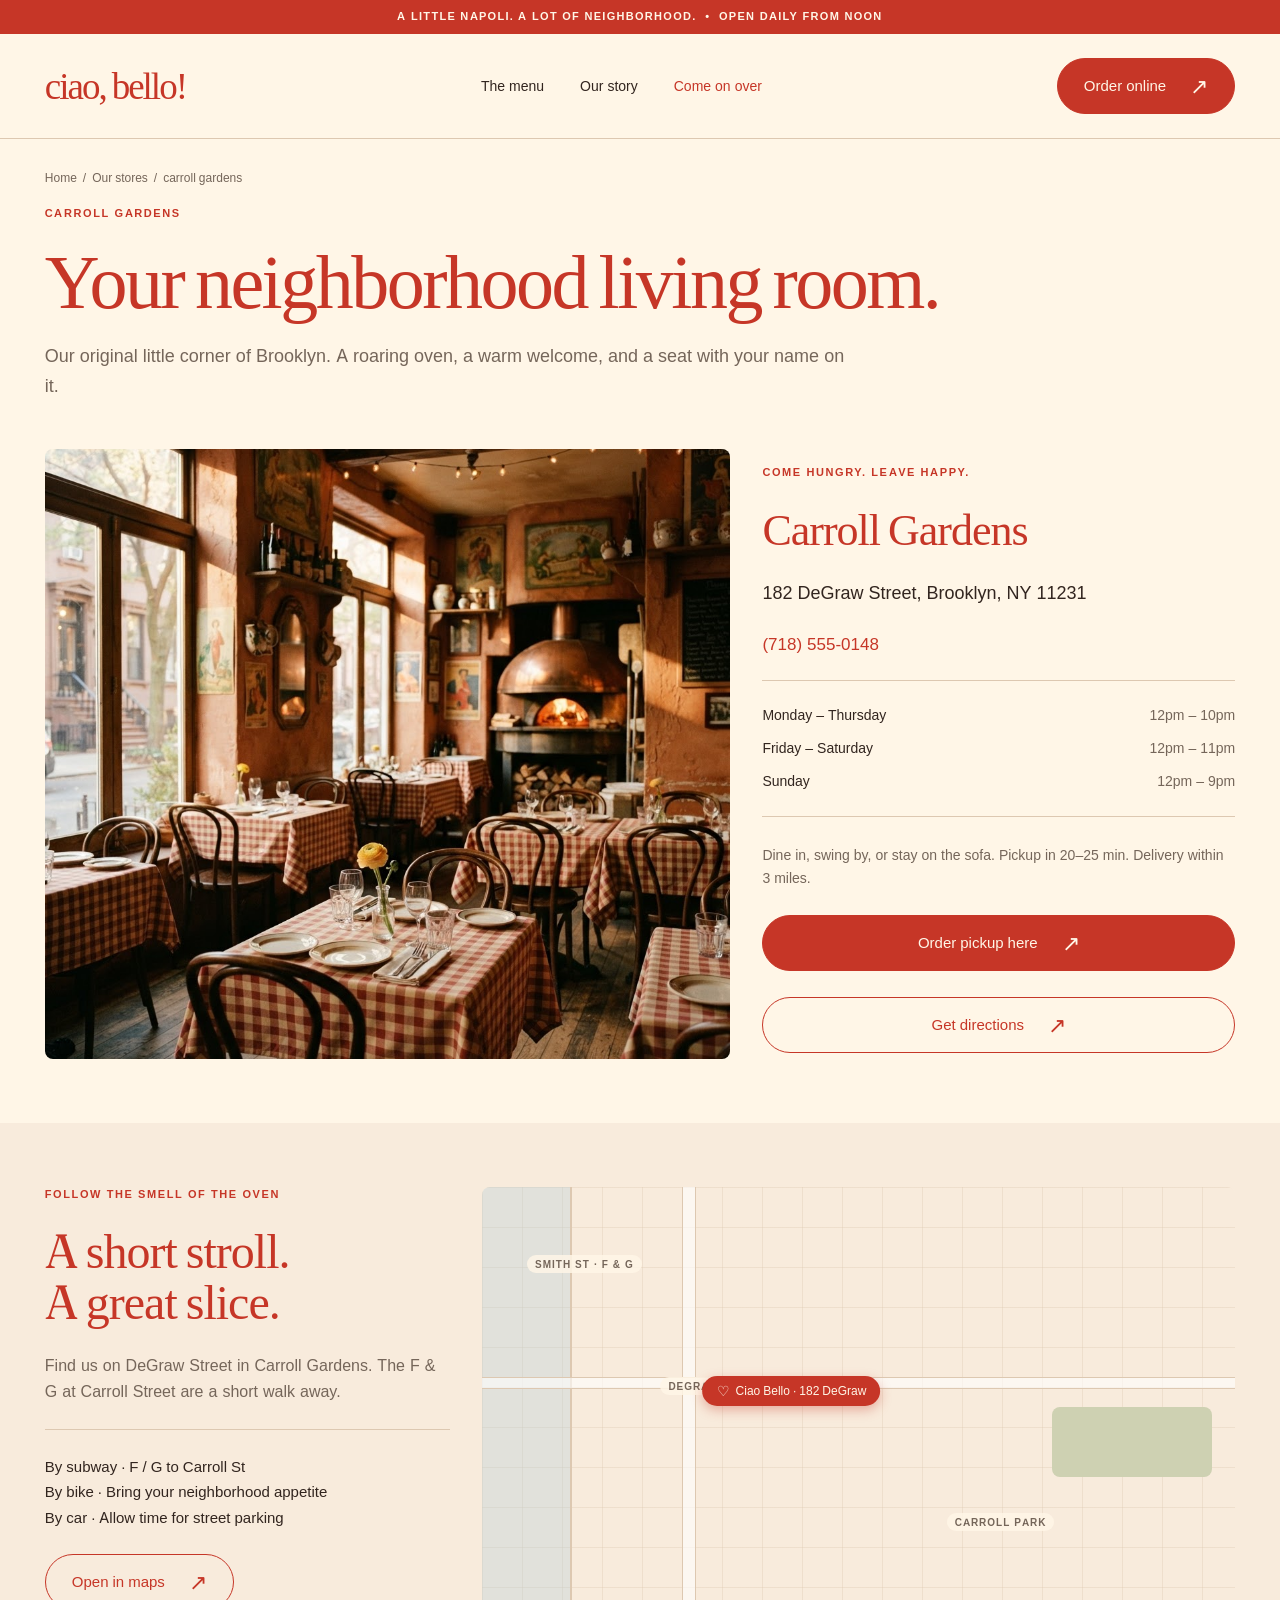
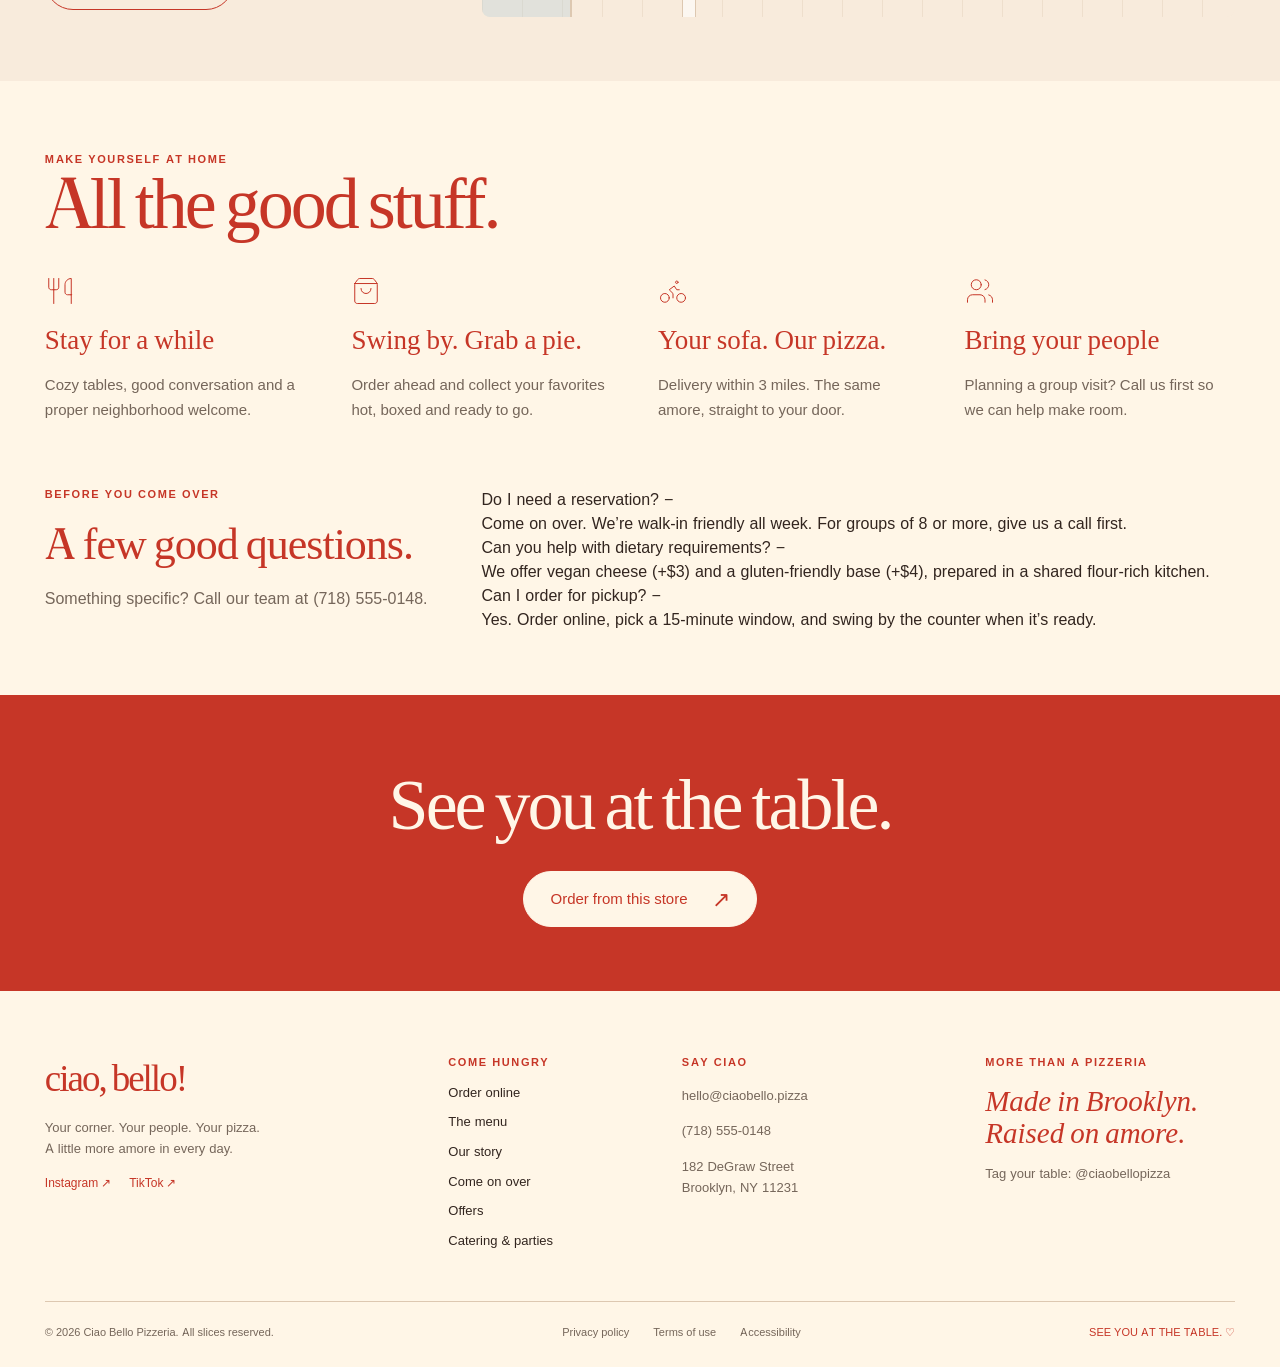
<file: pages/carroll-gardens.html>
<!DOCTYPE html>
<html lang="en">
<head>
  <meta charset="UTF-8">
  <meta name="viewport" content="width=device-width, initial-scale=1.0">
  <title>Ciao Bello · Carroll Gardens</title>
  <meta name="description" content="Our original little corner of Brooklyn. A roaring oven, a warm welcome, and a seat with your name on it.">
  <link rel="icon" type="image/svg+xml" href="../assets/logos/ciao-bello-wordmark.svg">
  <link rel="stylesheet" href="../css/reset.css">
  <link rel="stylesheet" href="../css/variables.css">
  <link rel="stylesheet" href="../css/base.css">
  <link rel="stylesheet" href="../css/layout.css">
  <link rel="stylesheet" href="../css/components.css">
  <link rel="stylesheet" href="../css/pages/carroll-gardens.css">
  <link rel="stylesheet" href="../css/responsive.css">
</head>
<body class="page-wrapper" data-page="carroll-gardens">
  <a href="#main-content" class="skip-link">Skip to main content</a>

  <!-- Top Welcome Announcement Bar -->
  <div class="welcome-bar" role="region" aria-label="Store announcement">
    <div class="welcome-bar__inner">
      <span>A LITTLE NAPOLI. A LOT OF NEIGHBORHOOD. &nbsp;&bull;&nbsp; OPEN DAILY FROM NOON</span>
    </div>
  </div>

  <!-- Primary Site Header -->
  <header class="site-header">
    <div class="site-header__inner">
      <a href="../index.html" class="brand-wordmark" aria-label="Ciao Bello Pizzeria Home">ciao, bello!</a>

      <nav class="primary-nav" aria-label="Primary navigation">
        <a href="menu.html" class="nav-link">The menu</a>
        <a href="about.html" class="nav-link">Our story</a>
        <a href="stores.html" class="nav-link is-active">Come on over</a>
      </nav>

      <div class="header-actions">
        <a href="order-online.html" class="header-cta">
          <span>Order online</span>
          <span class="header-cta__arrow" aria-hidden="true">↗</span>
        </a>
        <button type="button" class="mobile-menu-btn" data-mobile-menu-toggle aria-expanded="false" aria-controls="mobile-drawer" aria-label="Open navigation menu">
          <span class="mobile-menu-btn__bars" aria-hidden="true">
            <span></span>
            <span></span>
            <span></span>
          </span>
        </button>
      </div>
    </div>
  </header>

  <!-- Mobile Navigation Drawer -->
  <div class="mobile-drawer__backdrop" data-mobile-drawer-backdrop></div>
  <aside id="mobile-drawer" class="mobile-drawer" aria-label="Mobile navigation" aria-hidden="true">
    <div>
      <div class="mobile-drawer__header">
        <span class="brand-wordmark">ciao, bello!</span>
        <button type="button" class="mobile-drawer__close" data-mobile-menu-close aria-label="Close navigation menu">&#10005;</button>
      </div>
      <nav class="mobile-drawer__nav" aria-label="Mobile links">
        <a href="../index.html" class="mobile-drawer__link">Home</a>
        <a href="menu.html" class="mobile-drawer__link">The menu</a>
        <a href="about.html" class="mobile-drawer__link">Our story</a>
        <a href="stores.html" class="mobile-drawer__link is-active">Come on over</a>
        <a href="deals.html" class="mobile-drawer__link">Offers</a>
        <a href="catering.html" class="mobile-drawer__link">Catering &amp; parties</a>
        <a href="contact.html" class="mobile-drawer__link">Contact</a>
        <a href="cart.html" class="mobile-drawer__link">Your cart (<span data-cart-count>0</span>)</a>
      </nav>
    </div>
    <div class="mobile-drawer__footer">
      <a href="order-online.html" class="btn btn--primary btn--full">
        <span>Order online</span>
        <span class="btn__arrow" aria-hidden="true">↗</span>
      </a>
      <p class="text-xs">182 DeGraw Street, Brooklyn • Open daily from noon</p>
    </div>
  </aside>

  <main id="main-content">
    <!-- 1. Carroll Gardens Introduction (1440×259) -->
    <section class="page-intro" aria-labelledby="cg-page-title">
      <div class="page-intro__inner">
        <nav class="breadcrumb" aria-label="Breadcrumb">
          <a href="../index.html" class="breadcrumb__item">Home</a>
          <span class="breadcrumb__sep" aria-hidden="true">/</span>
          <a href="stores.html" class="breadcrumb__item">Our stores</a>
          <span class="breadcrumb__sep" aria-hidden="true">/</span>
          <span class="breadcrumb__current" aria-current="page">carroll gardens</span>
        </nav>
        <p class="section-eyebrow">CARROLL GARDENS</p>
        <h1 id="cg-page-title" class="page-intro__heading">Your neighborhood living room.</h1>
        <p class="page-intro__desc">Our original little corner of Brooklyn. A roaring oven, a warm welcome, and a seat with your name on it.</p>
      </div>
    </section>

    <!-- 2. Store Introduction (1440×674) -->
    <section class="store-intro-section" aria-label="Carroll Gardens pizzeria details">
      <div class="store-intro-section__inner">
        <img src="../assets/images/neighborhood-pizzeria-interior.png" alt="Warm neighborhood pizzeria interior in Carroll Gardens" class="store-intro__img" width="740" height="610">
        <div class="store-intro__details">
          <p class="section-eyebrow">COME HUNGRY. LEAVE HAPPY.</p>
          <h2 class="store-intro__title">Carroll Gardens</h2>
          <p class="store-intro__addr">182 DeGraw Street, Brooklyn, NY 11231</p>
          <p class="store-intro__phone">(718) 555-0148</p>
          <hr class="divider-sand">
          <div class="store-intro__hours">
            <div class="hours-row">
              <span class="hours-row__day">Monday – Thursday</span>
              <span class="hours-row__time">12pm – 10pm</span>
            </div>
            <div class="hours-row">
              <span class="hours-row__day">Friday – Saturday</span>
              <span class="hours-row__time">12pm – 11pm</span>
            </div>
            <div class="hours-row">
              <span class="hours-row__day">Sunday</span>
              <span class="hours-row__time">12pm – 9pm</span>
            </div>
          </div>
          <hr class="divider-sand">
          <p class="store-intro__note">Dine in, swing by, or stay on the sofa. Pickup in 20–25 min. Delivery within 3 miles.</p>
          <a href="order-online.html" class="btn btn--primary btn--full">
            <span>Order pickup here</span>
            <span class="btn__arrow" aria-hidden="true">↗</span>
          </a>
          <a href="https://maps.google.com/?q=182+DeGraw+Street+Brooklyn+NY+11231" target="_blank" rel="noopener noreferrer" class="btn btn--outline btn--full">
            <span>Get directions</span>
            <span class="btn__arrow" aria-hidden="true">↗</span>
          </a>
        </div>
      </div>
    </section>

    <!-- 3. Getting Here (1440×558, #F8EBDC bg) -->
    <section class="getting-here-section" aria-labelledby="getting-here-heading">
      <div class="getting-here-section__inner">
        <div class="getting-here__copy">
          <p class="section-eyebrow">FOLLOW THE SMELL OF THE OVEN</p>
          <h2 id="getting-here-heading" class="getting-here__heading">A short stroll.<br>A great slice.</h2>
          <p class="getting-here__desc">Find us on DeGraw Street in Carroll Gardens. The F &amp; G at Carroll Street are a short walk away.</p>
          <hr class="divider-sand">
          <p class="getting-here__transit">By subway · F / G to Carroll St<br>By bike · Bring your neighborhood appetite<br>By car · Allow time for street parking</p>
          <a href="https://maps.google.com/?q=182+DeGraw+Street+Brooklyn+NY+11231" target="_blank" rel="noopener noreferrer" class="btn btn--outline">
            <span>Open in maps</span>
            <span class="btn__arrow" aria-hidden="true">↗</span>
          </a>
        </div>

        <div class="neighborhood-map" role="img" aria-label="Illustrated map of Carroll Gardens showing Smith St F & G, DeGraw St, Carroll Park, and Ciao Bello at 182 DeGraw">
          <div class="neighborhood-map__grid"></div>
          <div class="neighborhood-map__water"></div>
          <div class="neighborhood-map__park"></div>
          <div class="neighborhood-map__avenue"></div>
          <div class="neighborhood-map__street"></div>
          <span class="neighborhood-map__label" style="left: 6%; top: 15.8%;">SMITH ST · F &amp; G</span>
          <span class="neighborhood-map__label" style="left: 23.7%; top: 44.2%;">DEGRAW ST</span>
          <span class="neighborhood-map__label" style="left: 61.7%; top: 75.8%;">CARROLL PARK</span>
          <div class="neighborhood-map__pin" style="left: 41.1%; top: 47.4%;">
            <span class="neighborhood-map__pin-dot" aria-hidden="true">♡</span>
            <span class="neighborhood-map__pin-text">Ciao Bello · 182 DeGraw</span>
          </div>
        </div>
      </div>
    </section>

    <!-- 4. At This Pizzeria (1440×425) -->
    <section class="at-pizzeria-section" aria-labelledby="at-pizzeria-heading">
      <div class="at-pizzeria-section__inner">
        <div class="section-header-stack" style="gap: 12px;">
          <p class="section-eyebrow">MAKE YOURSELF AT HOME</p>
          <h2 id="at-pizzeria-heading" class="heading-section-lg">All the good stuff.</h2>
        </div>

        <div class="experience-list-grid">
          <article class="experience-item">
            <img src="../assets/icons/utensils.svg" alt="" class="experience-item__icon" width="30" height="30">
            <h3 class="experience-item__title">Stay for a while</h3>
            <p class="experience-item__desc">Cozy tables, good conversation and a proper neighborhood welcome.</p>
          </article>

          <article class="experience-item">
            <img src="../assets/icons/shopping-bag.svg" alt="" class="experience-item__icon" width="30" height="30">
            <h3 class="experience-item__title">Swing by. Grab a pie.</h3>
            <p class="experience-item__desc">Order ahead and collect your favorites hot, boxed and ready to go.</p>
          </article>

          <article class="experience-item">
            <img src="../assets/icons/bike.svg" alt="" class="experience-item__icon" width="30" height="30">
            <h3 class="experience-item__title">Your sofa. Our pizza.</h3>
            <p class="experience-item__desc">Delivery within 3 miles. The same amore, straight to your door.</p>
          </article>

          <article class="experience-item">
            <img src="../assets/icons/users.svg" alt="" class="experience-item__icon" width="30" height="30">
            <h3 class="experience-item__title">Bring your people</h3>
            <p class="experience-item__desc">Planning a group visit? Call us first so we can help make room.</p>
          </article>
        </div>
      </div>
    </section>

    <!-- 5. Visit Questions (1440×461) -->
    <section class="visit-questions-section" aria-labelledby="visit-questions-heading">
      <div class="visit-questions-section__inner">
        <div class="visit-questions__intro">
          <p class="section-eyebrow">BEFORE YOU COME OVER</p>
          <h2 id="visit-questions-heading" class="visit-questions__heading">A few good questions.</h2>
          <p class="visit-questions__desc">Something specific? Call our team at (718) 555-0148.</p>
        </div>

        <div class="faq-list" data-accordion-group>
          <div class="faq-row is-open" data-accordion-item>
            <button type="button" class="faq-row__header" aria-expanded="true" data-accordion-trigger>
              <span class="faq-row__question">Do I need a reservation?</span>
              <span class="faq-row__icon" aria-hidden="true">−</span>
            </button>
            <p class="faq-row__answer" data-accordion-content>Come on over. We’re walk-in friendly all week. For groups of 8 or more, give us a call first.</p>
          </div>

          <div class="faq-row is-open" data-accordion-item>
            <button type="button" class="faq-row__header" aria-expanded="true" data-accordion-trigger>
              <span class="faq-row__question">Can you help with dietary requirements?</span>
              <span class="faq-row__icon" aria-hidden="true">−</span>
            </button>
            <p class="faq-row__answer" data-accordion-content>We offer vegan cheese (+$3) and a gluten-friendly base (+$4), prepared in a shared flour-rich kitchen.</p>
          </div>

          <div class="faq-row is-open" data-accordion-item>
            <button type="button" class="faq-row__header" aria-expanded="true" data-accordion-trigger>
              <span class="faq-row__question">Can I order for pickup?</span>
              <span class="faq-row__icon" aria-hidden="true">−</span>
            </button>
            <p class="faq-row__answer" data-accordion-content>Yes. Order online, pick a 15-minute window, and swing by the counter when it’s ready.</p>
          </div>
        </div>
      </div>
    </section>

    <!-- 6. Pre-footer Banner (1440×120) -->
    <section class="prefooter-banner" aria-label="Order call to action">
      <div class="prefooter-banner__inner">
        <h2 class="prefooter-banner__title">See you at the table.</h2>
        <a href="order-online.html" class="btn btn--cream">
          <span>Order from this store</span>
          <span class="btn__arrow" aria-hidden="true">↗</span>
        </a>
      </div>
    </section>
  </main>

  <!-- Global Footer -->
  <footer class="site-footer">
    <div class="site-footer__inner">
      <div class="footer-top">
        <div class="footer-brand">
          <a href="../index.html" class="footer-brand__wordmark">ciao, bello!</a>
          <p class="footer-brand__desc">Your corner. Your people. Your pizza.<br>A little more amore in every day.</p>
          <div class="footer-brand__socials">
            <a href="https://instagram.com" target="_blank" rel="noopener noreferrer">Instagram ↗</a>
            <a href="https://tiktok.com" target="_blank" rel="noopener noreferrer">TikTok ↗</a>
          </div>
        </div>

        <div class="footer-col footer-col--explore">
          <span class="footer-col__label">COME HUNGRY</span>
          <a href="order-online.html" class="footer-col__link">Order online</a>
          <a href="menu.html" class="footer-col__link">The menu</a>
          <a href="about.html" class="footer-col__link">Our story</a>
          <a href="stores.html" class="footer-col__link">Come on over</a>
          <a href="deals.html" class="footer-col__link">Offers</a>
          <a href="catering.html" class="footer-col__link">Catering &amp; parties</a>
        </div>

        <div class="footer-col footer-col--contact">
          <span class="footer-col__label">SAY CIAO</span>
          <a href="mailto:hello@ciaobello.pizza" class="footer-col__text">hello@ciaobello.pizza</a>
          <a href="tel:+17185550148" class="footer-col__text">(718) 555-0148</a>
          <p class="footer-col__text">182 DeGraw Street<br>Brooklyn, NY 11231</p>
        </div>

        <div class="footer-col footer-col--promise">
          <span class="footer-col__label">MORE THAN A PIZZERIA</span>
          <p class="footer-col__promise">Made in Brooklyn.<br>Raised on amore.</p>
          <p class="footer-col__text">Tag your table: @ciaobellopizza</p>
        </div>
      </div>

      <div class="footer-legal">
        <span>&copy; <span data-current-year>2026</span> Ciao Bello Pizzeria. All slices reserved.</span>
        <div class="footer-legal__policies">
          <a href="contact.html">Privacy policy</a>
          <a href="contact.html">Terms of use</a>
          <a href="contact.html">Accessibility</a>
        </div>
        <span class="footer-legal__signoff">SEE YOU AT THE TABLE. ♡</span>
      </div>
    </div>
  </footer>

  <div class="toast-container" aria-live="polite" aria-atomic="true" data-toast-container></div>

  <script type="module" src="../js/main.js"></script>
</body>
</html>
</file>
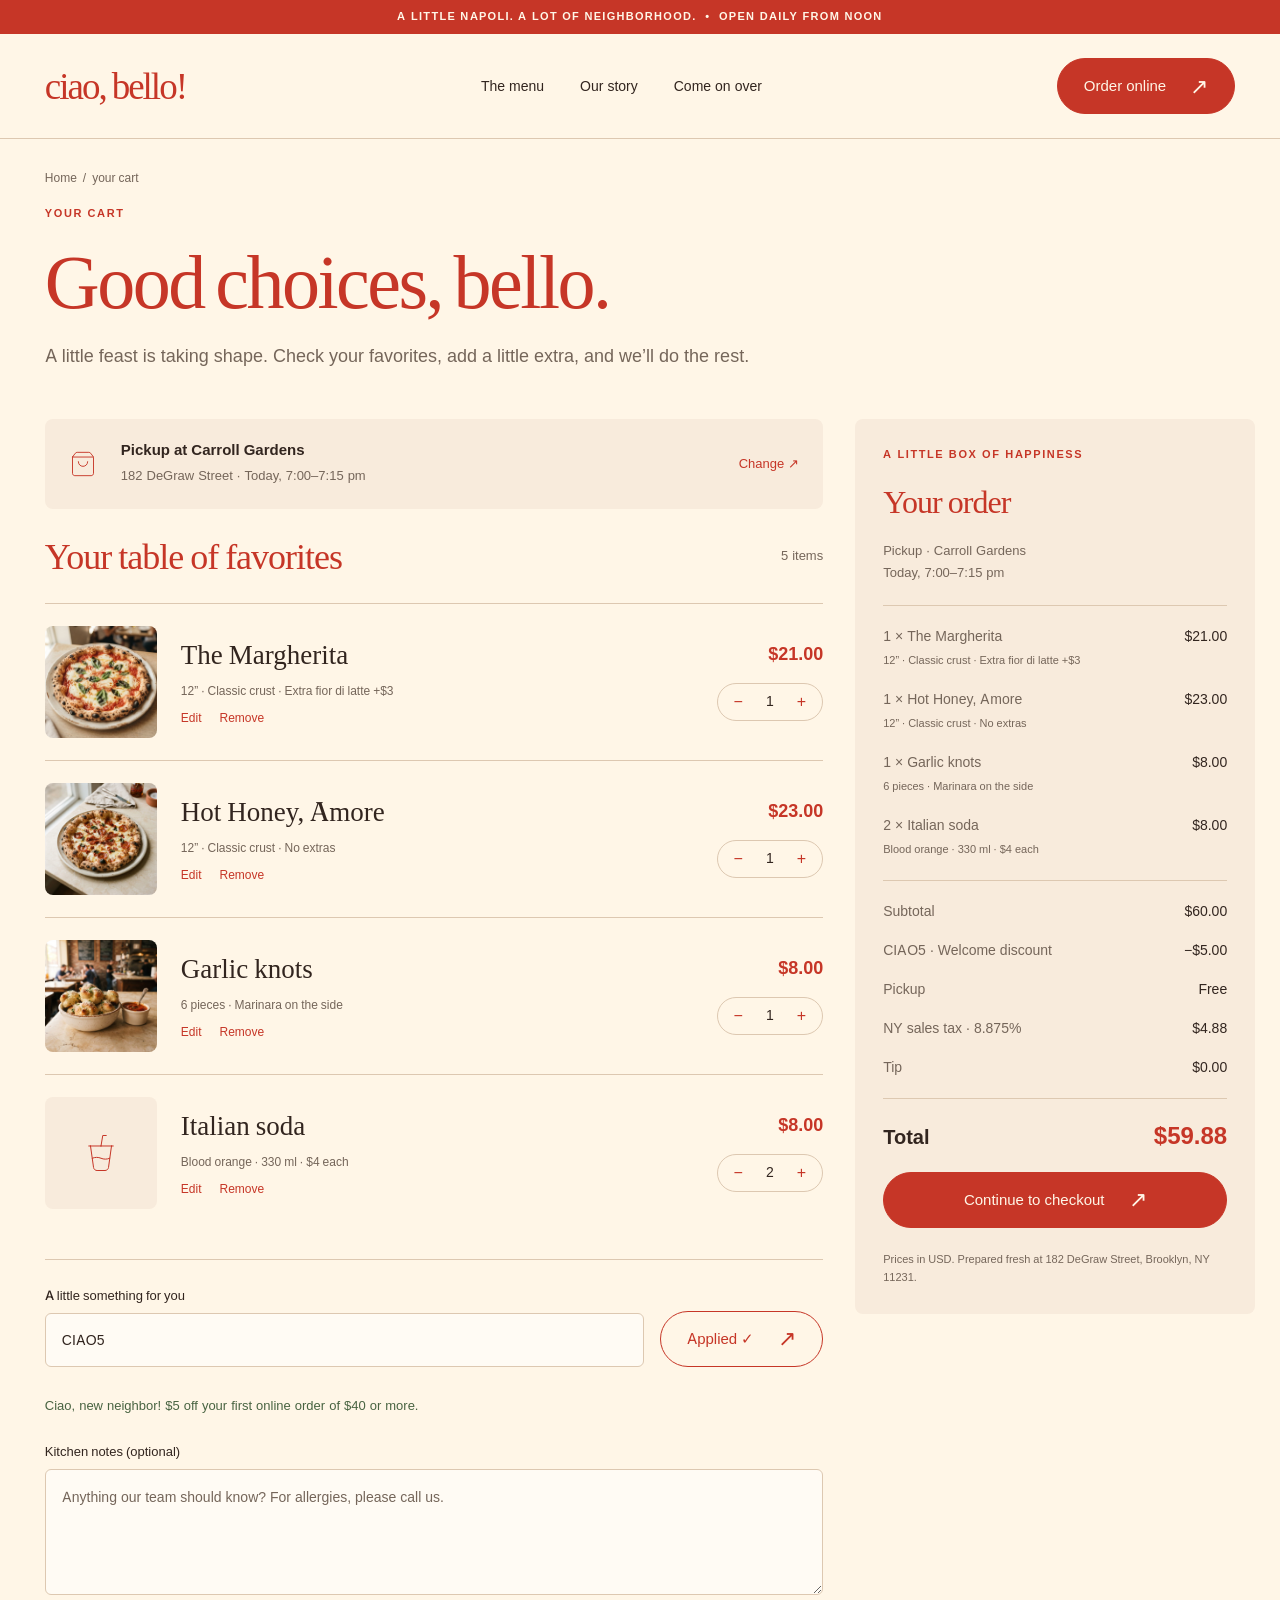
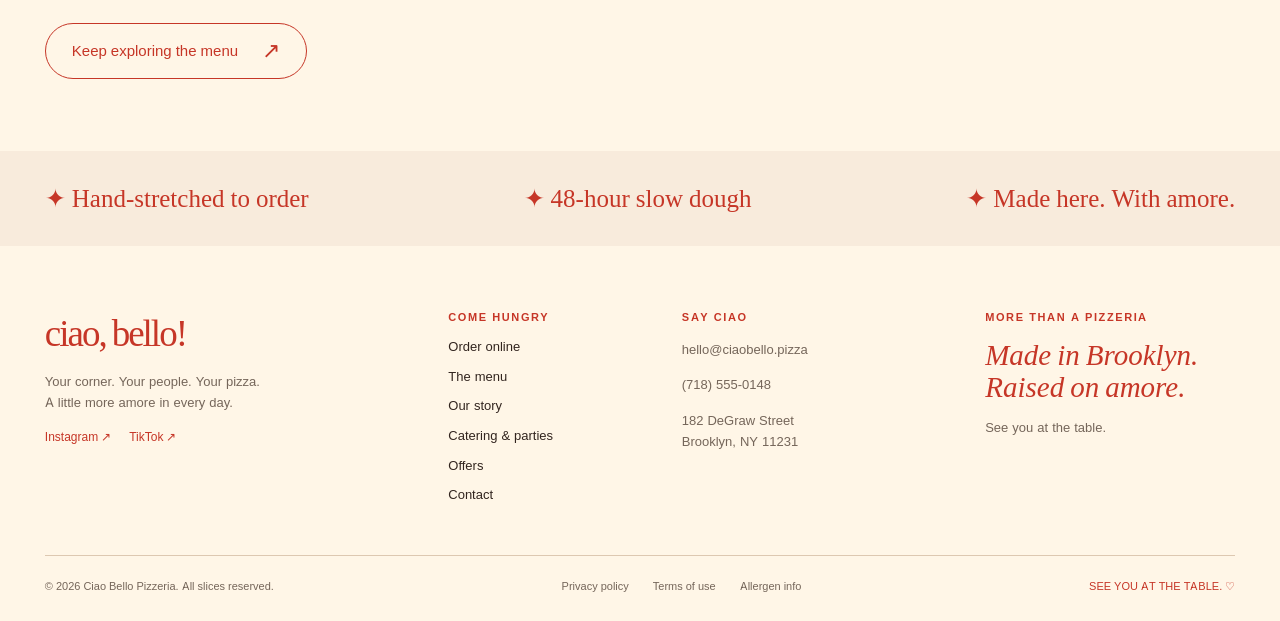
<file: pages/cart.html>
<!DOCTYPE html>
<html lang="en">
<head>
  <meta charset="UTF-8">
  <meta name="viewport" content="width=device-width, initial-scale=1.0">
  <title>Your Cart — Ciao Bello Pizzeria</title>
  <meta name="description" content="Review your Ciao Bello Pizzeria cart, apply promo codes, add kitchen notes, and proceed to checkout.">
  <link rel="icon" type="image/svg+xml" href="../assets/logos/slow-proofed-seal.svg">
  <link rel="stylesheet" href="../css/reset.css">
  <link rel="stylesheet" href="../css/variables.css">
  <link rel="stylesheet" href="../css/base.css">
  <link rel="stylesheet" href="../css/layout.css">
  <link rel="stylesheet" href="../css/components.css">
  <link rel="stylesheet" href="../css/pages/cart.css">
  <link rel="stylesheet" href="../css/responsive.css">
</head>
<body>
  <a href="#main-content" class="skip-link">Skip to main content</a>

  <div class="site-shell">
    <!-- Top Welcome Announcement Bar -->
    <div class="welcome-bar" role="region" aria-label="Store announcement">
      <div class="welcome-bar__inner">
        <span>A LITTLE NAPOLI. A LOT OF NEIGHBORHOOD. &nbsp;•&nbsp; OPEN DAILY FROM NOON</span>
      </div>
    </div>

    <!-- Primary Site Header -->
    <header class="site-header">
      <div class="site-header__inner">
        <a href="../index.html" class="brand-wordmark" aria-label="Ciao Bello Pizzeria Home">ciao, bello!</a>

        <nav class="primary-nav" aria-label="Primary navigation">
          <a href="menu.html" class="nav-link">The menu</a>
          <a href="about.html" class="nav-link">Our story</a>
          <a href="stores.html" class="nav-link">Come on over</a>
        </nav>

        <div class="header-actions">
          <a href="order-online.html" class="header-cta">
            <span>Order online</span>
            <span class="header-cta__arrow" aria-hidden="true">↗</span>
          </a>
          <button type="button" class="mobile-menu-btn" data-mobile-menu-toggle aria-expanded="false" aria-controls="mobile-drawer" aria-label="Open navigation menu">
            <span class="mobile-menu-btn__bars" aria-hidden="true">
              <span></span>
              <span></span>
              <span></span>
            </span>
          </button>
        </div>
      </div>
    </header>

    <!-- Mobile Navigation Drawer -->
    <div class="mobile-drawer__backdrop" data-mobile-drawer-backdrop></div>
    <aside id="mobile-drawer" class="mobile-drawer" aria-label="Mobile navigation" aria-hidden="true">
      <div>
        <div class="mobile-drawer__header">
          <span class="brand-wordmark">ciao, bello!</span>
          <button type="button" class="mobile-drawer__close" data-mobile-menu-close aria-label="Close navigation menu">✕</button>
        </div>
        <nav class="mobile-drawer__nav" aria-label="Mobile links">
          <a href="../index.html" class="mobile-drawer__link">Home</a>
          <a href="menu.html" class="mobile-drawer__link">The menu</a>
          <a href="about.html" class="mobile-drawer__link">Our story</a>
          <a href="stores.html" class="mobile-drawer__link">Come on over</a>
          <a href="deals.html" class="mobile-drawer__link">Offers</a>
          <a href="catering.html" class="mobile-drawer__link">Catering &amp; parties</a>
          <a href="contact.html" class="mobile-drawer__link">Contact</a>
          <a href="cart.html" class="mobile-drawer__link is-active">Your cart (<span data-cart-count>5</span>)</a>
        </nav>
      </div>
      <div class="mobile-drawer__footer">
        <a href="checkout.html" class="btn btn--primary btn--full">
          <span>Continue to checkout</span>
          <span class="btn__arrow" aria-hidden="true">↗</span>
        </a>
        <p class="text-xs">182 DeGraw Street, Brooklyn • Open daily from noon</p>
      </div>
    </aside>

    <!-- Main Page Content -->
    <main id="main-content" class="site-main">
      <!-- Page Introduction ("Page introduction") -->
      <section class="page-intro" aria-labelledby="page-heading">
        <div class="page-intro__inner">
          <nav class="breadcrumb" aria-label="Breadcrumb">
            <a href="../index.html">Home</a>
            <span aria-hidden="true">/</span>
            <span>your cart</span>
          </nav>
          <span class="page-intro__label">YOUR CART</span>
          <h1 id="page-heading" class="page-intro__heading">Good choices, bello.</h1>
          <p class="page-intro__desc">A little feast is taking shape. Check your favorites, add a little extra, and we’ll do the rest.</p>
        </div>
      </section>

      <!-- 1. Cart Workspace ("Cart workspace") -->
      <section class="cart-workspace" aria-label="Shopping cart items and order summary">
        <div class="cart-workspace__inner">
          <!-- Left Column: Cart Contents -->
          <div class="cart-contents-col">
            <!-- Fulfillment Details -->
            <div class="fulfillment-card">
              <img src="../assets/icons/shopping-bag.svg" alt="" class="fulfillment-card__icon" width="28" height="28">
              <div class="fulfillment-card__info">
                <span class="fulfillment-card__store" data-fulfillment-store-label>Pickup at Carroll Gardens</span>
                <span class="fulfillment-card__desc" data-fulfillment-window-label>182 DeGraw Street · Today, 7:00–7:15 pm</span>
              </div>
              <a href="order-online.html" class="fulfillment-card__action">Change ↗</a>
            </div>

            <!-- Basket Header -->
            <div class="basket-header">
              <h2 class="basket-header__title">Your table of favorites</h2>
              <span class="basket-header__count" data-cart-items-label>5 items</span>
            </div>

            <!-- Cart Items List -->
            <div class="cart-items-list" data-cart-items-container>
              <!-- Item 1: The Margherita -->
              <article class="cart-item-row" data-cart-item-id="margherita-extra">
                <img src="../assets/images/pizza-margherita-card.png" alt="The Margherita" class="cart-item-row__thumb" width="112" height="112">
                <div class="cart-item-row__details">
                  <h3 class="cart-item-row__name">The Margherita</h3>
                  <p class="cart-item-row__meta">12” · Classic crust · Extra fior di latte +$3</p>
                  <div class="cart-item-row__actions">
                    <a href="product-detail.html" class="cart-item-row__link">Edit</a>
                    <button type="button" class="cart-item-row__link" data-cart-remove="margherita-extra">Remove</button>
                  </div>
                </div>
                <div class="cart-item-row__right">
                  <span class="cart-item-row__price">$21.00</span>
                  <div class="qty-control" aria-label="Quantity for The Margherita">
                    <button type="button" class="qty-control__btn" data-cart-qty-dec="margherita-extra" aria-label="Decrease quantity">−</button>
                    <span class="qty-control__val">1</span>
                    <button type="button" class="qty-control__btn" data-cart-qty-inc="margherita-extra" aria-label="Increase quantity">+</button>
                  </div>
                </div>
              </article>

              <!-- Item 2: Hot Honey, Amore -->
              <article class="cart-item-row" data-cart-item-id="hot-honey-amore">
                <img src="../assets/images/cart-hot-honey-thumb.png" alt="Hot Honey, Amore" class="cart-item-row__thumb" width="112" height="112">
                <div class="cart-item-row__details">
                  <h3 class="cart-item-row__name">Hot Honey, Amore</h3>
                  <p class="cart-item-row__meta">12” · Classic crust · No extras</p>
                  <div class="cart-item-row__actions">
                    <a href="product-detail.html" class="cart-item-row__link">Edit</a>
                    <button type="button" class="cart-item-row__link" data-cart-remove="hot-honey-amore">Remove</button>
                  </div>
                </div>
                <div class="cart-item-row__right">
                  <span class="cart-item-row__price">$23.00</span>
                  <div class="qty-control" aria-label="Quantity for Hot Honey, Amore">
                    <button type="button" class="qty-control__btn" data-cart-qty-dec="hot-honey-amore" aria-label="Decrease quantity">−</button>
                    <span class="qty-control__val">1</span>
                    <button type="button" class="qty-control__btn" data-cart-qty-inc="hot-honey-amore" aria-label="Increase quantity">+</button>
                  </div>
                </div>
              </article>

              <!-- Item 3: Garlic knots -->
              <article class="cart-item-row" data-cart-item-id="garlic-knots">
                <img src="../assets/images/cart-garlic-knots-thumb.png" alt="Garlic knots" class="cart-item-row__thumb" width="112" height="112">
                <div class="cart-item-row__details">
                  <h3 class="cart-item-row__name">Garlic knots</h3>
                  <p class="cart-item-row__meta">6 pieces · Marinara on the side</p>
                  <div class="cart-item-row__actions">
                    <a href="menu.html" class="cart-item-row__link">Edit</a>
                    <button type="button" class="cart-item-row__link" data-cart-remove="garlic-knots">Remove</button>
                  </div>
                </div>
                <div class="cart-item-row__right">
                  <span class="cart-item-row__price">$8.00</span>
                  <div class="qty-control" aria-label="Quantity for Garlic knots">
                    <button type="button" class="qty-control__btn" data-cart-qty-dec="garlic-knots" aria-label="Decrease quantity">−</button>
                    <span class="qty-control__val">1</span>
                    <button type="button" class="qty-control__btn" data-cart-qty-inc="garlic-knots" aria-label="Increase quantity">+</button>
                  </div>
                </div>
              </article>

              <!-- Item 4: Italian soda -->
              <article class="cart-item-row" data-cart-item-id="italian-soda">
                <div class="cart-item-row__icon-thumb">
                  <img src="../assets/icons/cup-soda.svg" alt="" width="42" height="42">
                </div>
                <div class="cart-item-row__details">
                  <h3 class="cart-item-row__name">Italian soda</h3>
                  <p class="cart-item-row__meta">Blood orange · 330 ml · $4 each</p>
                  <div class="cart-item-row__actions">
                    <a href="menu.html" class="cart-item-row__link">Edit</a>
                    <button type="button" class="cart-item-row__link" data-cart-remove="italian-soda">Remove</button>
                  </div>
                </div>
                <div class="cart-item-row__right">
                  <span class="cart-item-row__price">$8.00</span>
                  <div class="qty-control" aria-label="Quantity for Italian soda">
                    <button type="button" class="qty-control__btn" data-cart-qty-dec="italian-soda" aria-label="Decrease quantity">−</button>
                    <span class="qty-control__val">2</span>
                    <button type="button" class="qty-control__btn" data-cart-qty-inc="italian-soda" aria-label="Increase quantity">+</button>
                  </div>
                </div>
              </article>
            </div>

            <hr class="divider-sand">

            <!-- Promo Code Form -->
            <form class="cart-promo-row" data-promo-form novalidate>
              <div class="form-field">
                <label for="promo-code-input" class="form-label">A little something for you</label>
                <input type="text" id="promo-code-input" class="form-input" value="CIAO5" data-promo-input>
              </div>
              <button type="submit" class="btn btn--outline" data-promo-submit-btn>
                <span data-promo-btn-label>Applied ✓</span>
                <span class="btn__arrow" aria-hidden="true">↗</span>
              </button>
            </form>

            <p class="cart-promo-msg" data-promo-feedback>Ciao, new neighbor! $5 off your first online order of $40 or more.</p>

            <!-- Kitchen Notes -->
            <div class="form-field">
              <label for="kitchen-notes-input" class="form-label">Kitchen notes (optional)</label>
              <textarea id="kitchen-notes-input" class="form-textarea" placeholder="Anything our team should know? For allergies, please call us." data-kitchen-notes></textarea>
            </div>

            <!-- Keep Exploring Action -->
            <div>
              <a href="menu.html" class="btn btn--outline">
                <span>Keep exploring the menu</span>
                <span class="btn__arrow" aria-hidden="true">↗</span>
              </a>
            </div>
          </div>

          <!-- Right Column: Order Summary Card -->
          <aside class="order-summary-card" aria-label="Your order summary">
            <span class="order-summary-card__label">A LITTLE BOX OF HAPPINESS</span>
            <h2 class="order-summary-card__title">Your order</h2>
            <p class="order-summary-card__fulfillment" data-summary-fulfillment>Pickup · Carroll Gardens
Today, 7:00–7:15 pm</p>

            <hr class="divider-sand">

            <div class="order-summary-items" data-summary-items>
              <div class="order-summary-item">
                <div class="order-summary-item__row">
                  <span class="order-summary-item__name">1 × The Margherita</span>
                  <span class="order-summary-item__price">$21.00</span>
                </div>
                <span class="order-summary-item__meta">12” · Classic crust · Extra fior di latte +$3</span>
              </div>

              <div class="order-summary-item">
                <div class="order-summary-item__row">
                  <span class="order-summary-item__name">1 × Hot Honey, Amore</span>
                  <span class="order-summary-item__price">$23.00</span>
                </div>
                <span class="order-summary-item__meta">12” · Classic crust · No extras</span>
              </div>

              <div class="order-summary-item">
                <div class="order-summary-item__row">
                  <span class="order-summary-item__name">1 × Garlic knots</span>
                  <span class="order-summary-item__price">$8.00</span>
                </div>
                <span class="order-summary-item__meta">6 pieces · Marinara on the side</span>
              </div>

              <div class="order-summary-item">
                <div class="order-summary-item__row">
                  <span class="order-summary-item__name">2 × Italian soda</span>
                  <span class="order-summary-item__price">$8.00</span>
                </div>
                <span class="order-summary-item__meta">Blood orange · 330 ml · $4 each</span>
              </div>
            </div>

            <hr class="divider-sand">

            <div class="order-summary-breakdown">
              <div class="price-row">
                <span class="price-row__label">Subtotal</span>
                <span class="price-row__amount" data-summary-subtotal>$60.00</span>
              </div>
              <div class="price-row" data-summary-discount-row>
                <span class="price-row__label" data-summary-discount-label>CIAO5 · Welcome discount</span>
                <span class="price-row__amount" data-summary-discount>−$5.00</span>
              </div>
              <div class="price-row">
                <span class="price-row__label" data-summary-delivery-label>Pickup</span>
                <span class="price-row__amount" data-summary-delivery>Free</span>
              </div>
              <div class="price-row">
                <span class="price-row__label">NY sales tax · 8.875%</span>
                <span class="price-row__amount" data-summary-tax>$4.88</span>
              </div>
              <div class="price-row">
                <span class="price-row__label">Tip</span>
                <span class="price-row__amount" data-summary-tip>$0.00</span>
              </div>
            </div>

            <hr class="divider-sand">

            <div class="price-row price-row--total">
              <span class="price-row__label">Total</span>
              <span class="price-row__amount" data-summary-total>$59.88</span>
            </div>

            <a href="checkout.html" class="btn btn--primary btn--full">
              <span>Continue to checkout</span>
              <span class="btn__arrow" aria-hidden="true">↗</span>
            </a>

            <p class="order-summary-card__note">Prices in USD. Prepared fresh at 182 DeGraw Street, Brooklyn, NY 11231.</p>
          </aside>
        </div>
      </section>

      <!-- 2. Order Reassurance ("Order reassurance") -->
      <section class="order-reassurance" aria-label="Our promises">
        <div class="order-reassurance__inner">
          <span class="order-reassurance__promise">✦  Hand-stretched to order</span>
          <span class="order-reassurance__promise">✦  48-hour slow dough</span>
          <span class="order-reassurance__promise">✦  Made here. With amore.</span>
        </div>
      </section>
    </main>

    <!-- Global Footer ("Ciao for now") -->
    <footer class="site-footer">
      <div class="site-footer__inner">
        <div class="footer-top">
          <div class="footer-brand">
            <a href="../index.html" class="footer-brand__wordmark">ciao, bello!</a>
            <p class="footer-brand__desc">Your corner. Your people. Your pizza.<br>A little more amore in every day.</p>
            <div class="footer-brand__socials">
              <a href="https://instagram.com" target="_blank" rel="noopener noreferrer">Instagram ↗</a>
              <a href="https://tiktok.com" target="_blank" rel="noopener noreferrer">TikTok ↗</a>
            </div>
          </div>

          <div class="footer-col footer-col--explore">
            <span class="footer-col__label">COME HUNGRY</span>
            <a href="order-online.html" class="footer-col__link">Order online</a>
            <a href="menu.html" class="footer-col__link">The menu</a>
            <a href="about.html" class="footer-col__link">Our story</a>
            <a href="catering.html" class="footer-col__link">Catering &amp; parties</a>
            <a href="deals.html" class="footer-col__link">Offers</a>
            <a href="contact.html" class="footer-col__link">Contact</a>
          </div>

          <div class="footer-col footer-col--contact">
            <span class="footer-col__label">SAY CIAO</span>
            <a href="mailto:hello@ciaobello.pizza" class="footer-col__text">hello@ciaobello.pizza</a>
            <a href="tel:+17185550148" class="footer-col__text">(718) 555-0148</a>
            <p class="footer-col__text">182 DeGraw Street<br>Brooklyn, NY 11231</p>
          </div>

          <div class="footer-col footer-col--promise">
            <span class="footer-col__label">MORE THAN A PIZZERIA</span>
            <p class="footer-col__promise">Made in Brooklyn.<br>Raised on amore.</p>
            <p class="footer-col__text">See you at the table.</p>
          </div>
        </div>

        <div class="footer-legal">
          <span>© <span data-current-year>2026</span> Ciao Bello Pizzeria. All slices reserved.</span>
          <div class="footer-legal__policies">
            <a href="contact.html">Privacy policy</a>
            <a href="contact.html">Terms of use</a>
            <a href="contact.html">Allergen info</a>
          </div>
          <span class="footer-legal__signoff">SEE YOU AT THE TABLE. ♡</span>
        </div>
      </div>
    </footer>
  </div>

  <script type="module" src="../js/main.js"></script>
</body>
</html>
</file>
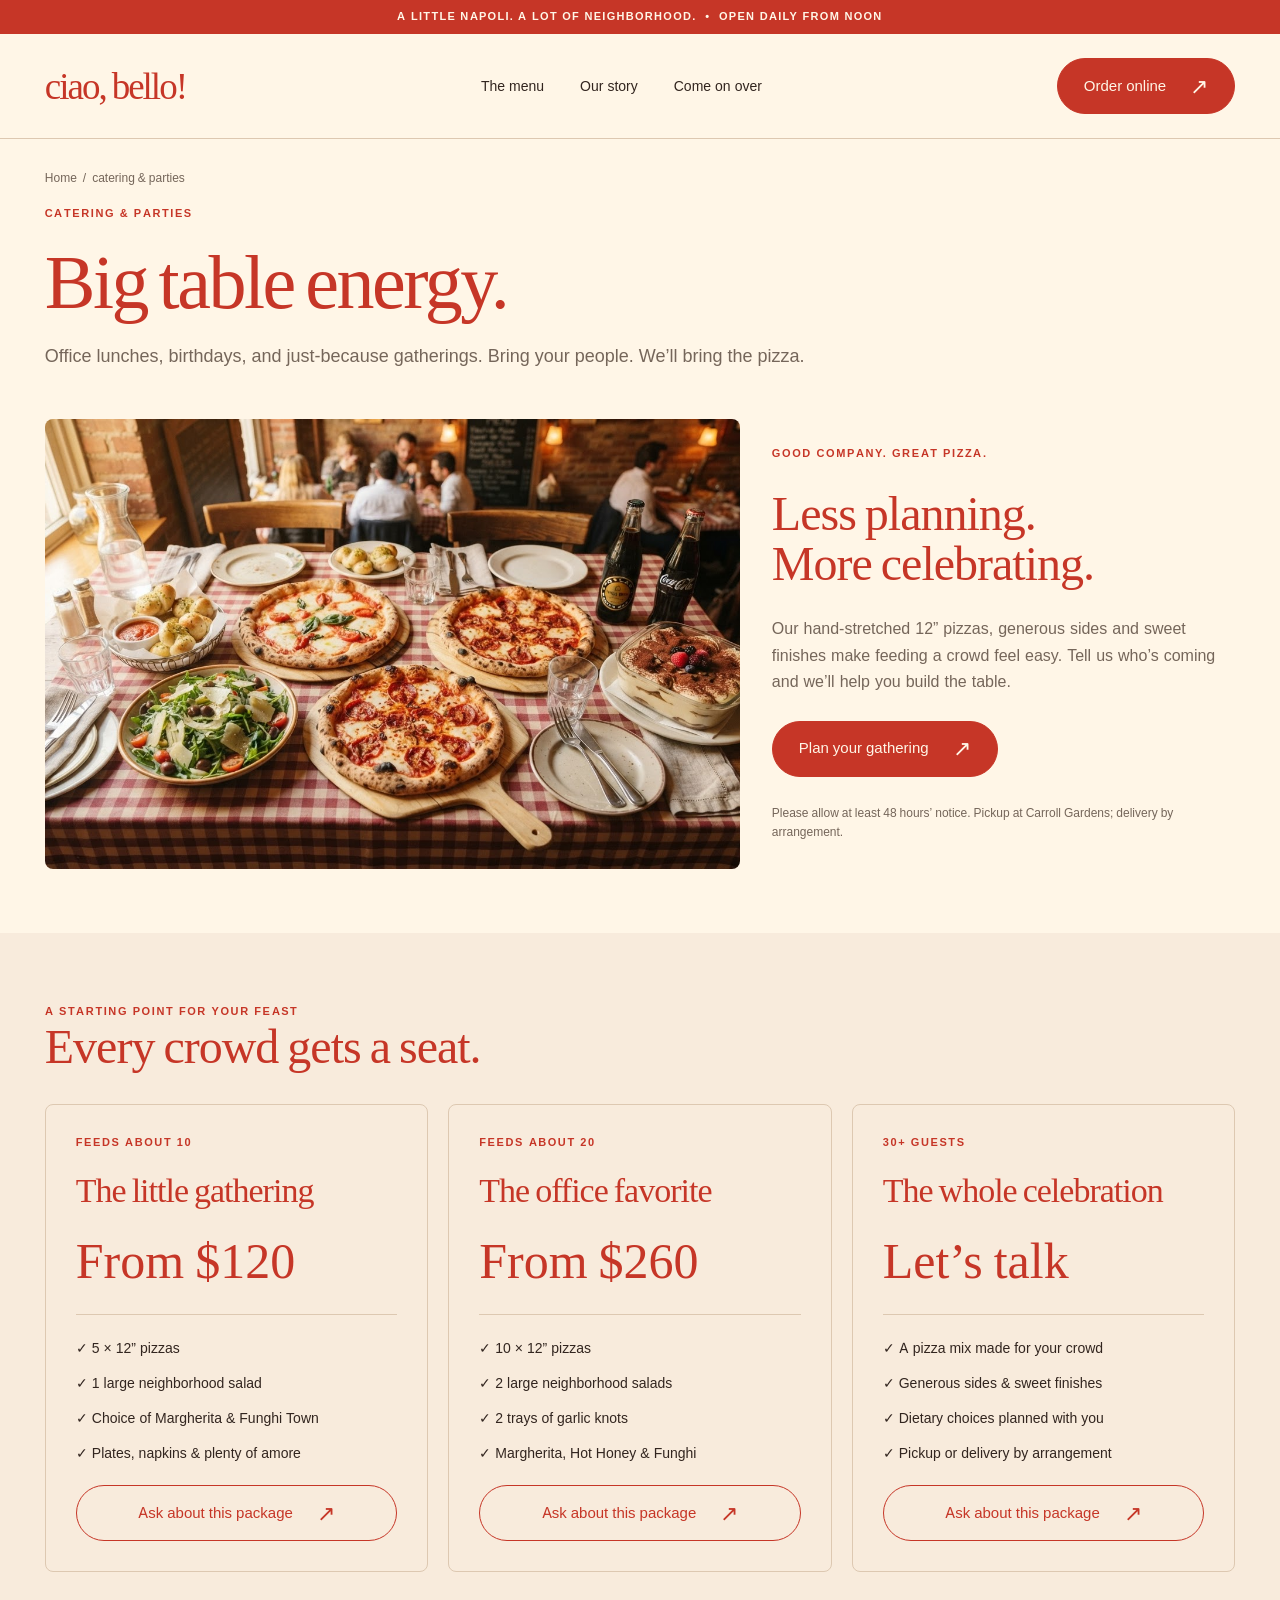
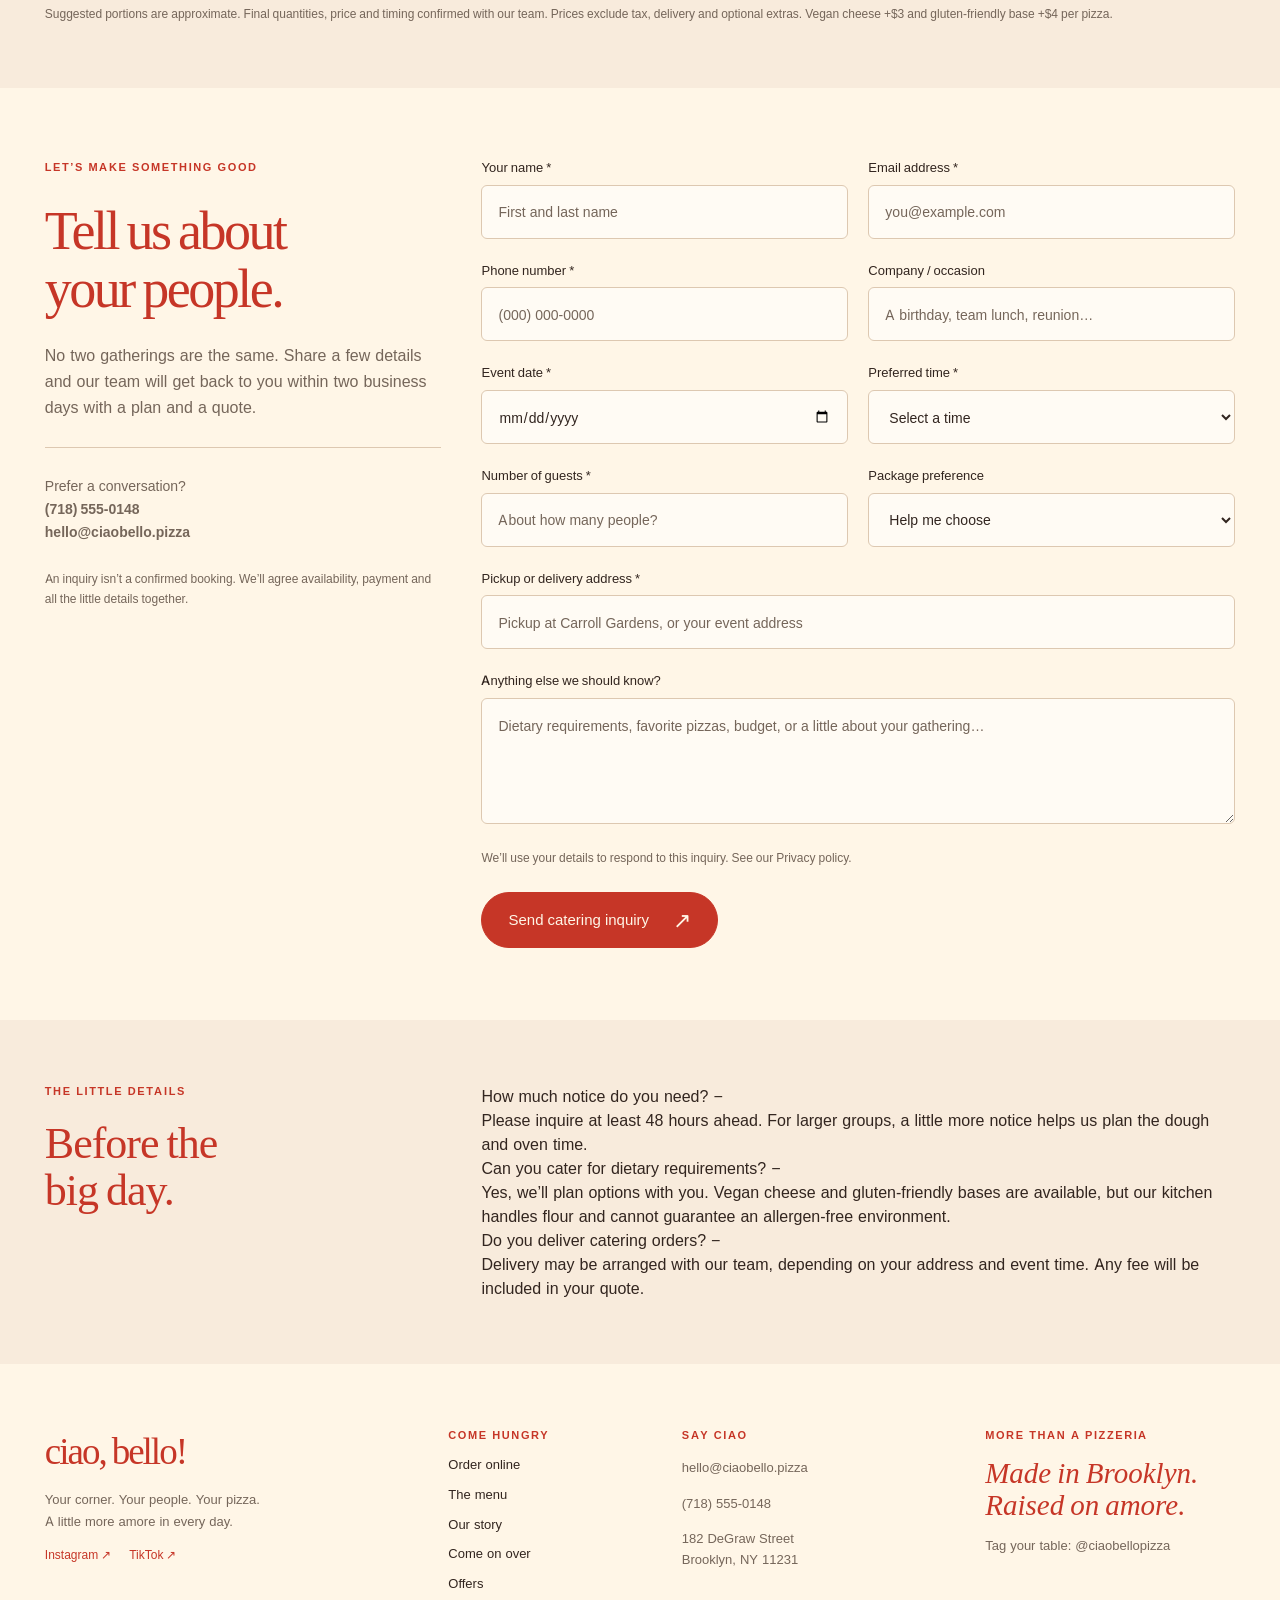
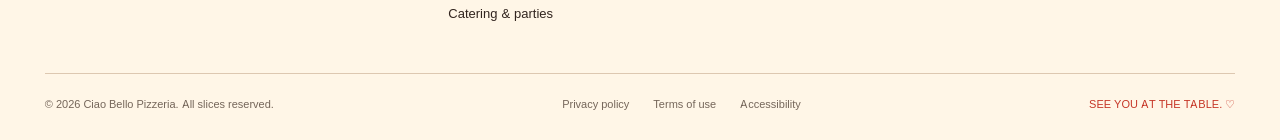
<file: pages/catering.html>
<!DOCTYPE html>
<html lang="en">
<head>
  <meta charset="UTF-8">
  <meta name="viewport" content="width=device-width, initial-scale=1.0">
  <title>Ciao Bello · Catering &amp; parties</title>
  <meta name="description" content="Office lunches, birthdays, and just-because gatherings. Bring your people. We’ll bring the pizza.">
  <link rel="icon" type="image/svg+xml" href="../assets/logos/ciao-bello-wordmark.svg">
  <link rel="stylesheet" href="../css/reset.css">
  <link rel="stylesheet" href="../css/variables.css">
  <link rel="stylesheet" href="../css/base.css">
  <link rel="stylesheet" href="../css/layout.css">
  <link rel="stylesheet" href="../css/components.css">
  <link rel="stylesheet" href="../css/pages/catering.css">
  <link rel="stylesheet" href="../css/responsive.css">
</head>
<body class="page-wrapper" data-page="catering">
  <a href="#main-content" class="skip-link">Skip to main content</a>

  <!-- Top Welcome Announcement Bar -->
  <div class="welcome-bar" role="region" aria-label="Store announcement">
    <div class="welcome-bar__inner">
      <span>A LITTLE NAPOLI. A LOT OF NEIGHBORHOOD. &nbsp;&bull;&nbsp; OPEN DAILY FROM NOON</span>
    </div>
  </div>

  <!-- Primary Site Header -->
  <header class="site-header">
    <div class="site-header__inner">
      <a href="../index.html" class="brand-wordmark" aria-label="Ciao Bello Pizzeria Home">ciao, bello!</a>

      <nav class="primary-nav" aria-label="Primary navigation">
        <a href="menu.html" class="nav-link">The menu</a>
        <a href="about.html" class="nav-link">Our story</a>
        <a href="stores.html" class="nav-link">Come on over</a>
      </nav>

      <div class="header-actions">
        <a href="order-online.html" class="header-cta">
          <span>Order online</span>
          <span class="header-cta__arrow" aria-hidden="true">↗</span>
        </a>
        <button type="button" class="mobile-menu-btn" data-mobile-menu-toggle aria-expanded="false" aria-controls="mobile-drawer" aria-label="Open navigation menu">
          <span class="mobile-menu-btn__bars" aria-hidden="true">
            <span></span>
            <span></span>
            <span></span>
          </span>
        </button>
      </div>
    </div>
  </header>

  <!-- Mobile Navigation Drawer -->
  <div class="mobile-drawer__backdrop" data-mobile-drawer-backdrop></div>
  <aside id="mobile-drawer" class="mobile-drawer" aria-label="Mobile navigation" aria-hidden="true">
    <div>
      <div class="mobile-drawer__header">
        <span class="brand-wordmark">ciao, bello!</span>
        <button type="button" class="mobile-drawer__close" data-mobile-menu-close aria-label="Close navigation menu">&#10005;</button>
      </div>
      <nav class="mobile-drawer__nav" aria-label="Mobile links">
        <a href="../index.html" class="mobile-drawer__link">Home</a>
        <a href="menu.html" class="mobile-drawer__link">The menu</a>
        <a href="about.html" class="mobile-drawer__link">Our story</a>
        <a href="stores.html" class="mobile-drawer__link">Come on over</a>
        <a href="deals.html" class="mobile-drawer__link">Offers</a>
        <a href="catering.html" class="mobile-drawer__link is-active">Catering &amp; parties</a>
        <a href="contact.html" class="mobile-drawer__link">Contact</a>
        <a href="cart.html" class="mobile-drawer__link">Your cart (<span data-cart-count>0</span>)</a>
      </nav>
    </div>
    <div class="mobile-drawer__footer">
      <a href="order-online.html" class="btn btn--primary btn--full">
        <span>Order online</span>
        <span class="btn__arrow" aria-hidden="true">↗</span>
      </a>
      <p class="text-xs">182 DeGraw Street, Brooklyn • Open daily from noon</p>
    </div>
  </aside>

  <main id="main-content">
    <!-- 1. Page Introduction (1440×311) -->
    <section class="page-intro" aria-labelledby="catering-page-title">
      <div class="page-intro__inner">
        <nav class="breadcrumb" aria-label="Breadcrumb">
          <a href="../index.html" class="breadcrumb__item">Home</a>
          <span class="breadcrumb__sep" aria-hidden="true">/</span>
          <span class="breadcrumb__current" aria-current="page">catering &amp; parties</span>
        </nav>
        <p class="section-eyebrow">CATERING &amp; PARTIES</p>
        <h1 id="catering-page-title" class="page-intro__heading">Big table energy.</h1>
        <p class="page-intro__desc">Office lunches, birthdays, and just-because gatherings. Bring your people. We’ll bring the pizza.</p>
      </div>
    </section>

    <!-- 2. Catering Introduction (1440×514) -->
    <section class="catering-intro-section" aria-labelledby="intro-heading">
      <div class="catering-intro-section__inner">
        <img src="../assets/images/catering-table-spread.png" alt="Generous spread of Ciao Bello pizza, salads and drinks" class="catering-intro__img" width="740" height="450">
        <div class="catering-intro__copy">
          <p class="section-eyebrow">GOOD COMPANY. GREAT PIZZA.</p>
          <h2 id="intro-heading" class="catering-intro__heading">Less planning.<br>More celebrating.</h2>
          <p class="catering-intro__desc">Our hand-stretched 12” pizzas, generous sides and sweet finishes make feeding a crowd feel easy. Tell us who’s coming and we’ll help you build the table.</p>
          <a href="#catering-inquiry" class="btn btn--primary">
            <span>Plan your gathering</span>
            <span class="btn__arrow" aria-hidden="true">↗</span>
          </a>
          <p class="catering-intro__note">Please allow at least 48 hours’ notice. Pickup at Carroll Gardens; delivery by arrangement.</p>
        </div>
      </div>
    </section>

    <!-- 3. Catering Packages (1440×800, #F8EBDC bg) -->
    <section class="catering-packages-section" aria-labelledby="packages-heading">
      <div class="catering-packages-section__inner">
        <div class="section-header-stack" style="gap: 12px;">
          <p class="section-eyebrow">A STARTING POINT FOR YOUR FEAST</p>
          <h2 id="packages-heading" class="catering-packages__heading">Every crowd gets a seat.</h2>
        </div>

        <div class="packages-grid">
          <!-- Package 1: 10 people -->
          <article class="package-card">
            <p class="section-eyebrow">FEEDS ABOUT 10</p>
            <h3 class="package-card__title">The little gathering</h3>
            <p class="package-card__price">From $120</p>
            <hr class="divider-sand">
            <div class="package-card__items">
              <p class="package-card__item">✓  5 × 12” pizzas</p>
              <p class="package-card__item">✓  1 large neighborhood salad</p>
              <p class="package-card__item">✓  Choice of Margherita &amp; Funghi Town</p>
              <p class="package-card__item">✓  Plates, napkins &amp; plenty of amore</p>
            </div>
            <a href="#catering-inquiry" class="btn btn--outline btn--full" data-select-package="The little gathering (10 guests)">
              <span>Ask about this package</span>
              <span class="btn__arrow" aria-hidden="true">↗</span>
            </a>
          </article>

          <!-- Package 2: 20 people -->
          <article class="package-card">
            <p class="section-eyebrow">FEEDS ABOUT 20</p>
            <h3 class="package-card__title">The office favorite</h3>
            <p class="package-card__price">From $260</p>
            <hr class="divider-sand">
            <div class="package-card__items">
              <p class="package-card__item">✓  10 × 12” pizzas</p>
              <p class="package-card__item">✓  2 large neighborhood salads</p>
              <p class="package-card__item">✓  2 trays of garlic knots</p>
              <p class="package-card__item">✓  Margherita, Hot Honey &amp; Funghi</p>
            </div>
            <a href="#catering-inquiry" class="btn btn--outline btn--full" data-select-package="The office favorite (20 guests)">
              <span>Ask about this package</span>
              <span class="btn__arrow" aria-hidden="true">↗</span>
            </a>
          </article>

          <!-- Package 3: 30+ people -->
          <article class="package-card">
            <p class="section-eyebrow">30+ GUESTS</p>
            <h3 class="package-card__title">The whole celebration</h3>
            <p class="package-card__price">Let’s talk</p>
            <hr class="divider-sand">
            <div class="package-card__items">
              <p class="package-card__item">✓  A pizza mix made for your crowd</p>
              <p class="package-card__item">✓  Generous sides &amp; sweet finishes</p>
              <p class="package-card__item">✓  Dietary choices planned with you</p>
              <p class="package-card__item">✓  Pickup or delivery by arrangement</p>
            </div>
            <a href="#catering-inquiry" class="btn btn--outline btn--full" data-select-package="The whole celebration (30+ guests)">
              <span>Ask about this package</span>
              <span class="btn__arrow" aria-hidden="true">↗</span>
            </a>
          </article>
        </div>

        <p class="catering-packages__terms">Suggested portions are approximate. Final quantities, price and timing confirmed with our team. Prices exclude tax, delivery and optional extras. Vegan cheese +$3 and gluten-friendly base +$4 per pizza.</p>
      </div>
    </section>

    <!-- 4. Catering Inquiry (1440×934) -->
    <section id="catering-inquiry" class="catering-inquiry-section" aria-labelledby="inquiry-heading">
      <div class="catering-inquiry-section__inner">
        <div class="catering-inquiry__intro">
          <p class="section-eyebrow">LET’S MAKE SOMETHING GOOD</p>
          <h2 id="inquiry-heading" class="catering-inquiry__heading">Tell us about<br>your people.</h2>
          <p class="catering-inquiry__desc">No two gatherings are the same. Share a few details and our team will get back to you within two business days with a plan and a quote.</p>
          <hr class="divider-sand">
          <p class="catering-inquiry__direct">Prefer a conversation?<br><strong>(718) 555-0148</strong><br><strong>hello@ciaobello.pizza</strong></p>
          <p class="catering-inquiry__note">An inquiry isn’t a confirmed booking. We’ll agree availability, payment and all the little details together.</p>
        </div>

        <form class="catering-form" action="#" method="post" data-catering-form novalidate>
          <div class="form-row">
            <div class="form-field">
              <label for="cat-name" class="form-label">Your name *</label>
              <input type="text" id="cat-name" name="name" class="form-input" placeholder="First and last name" required>
            </div>
            <div class="form-field">
              <label for="cat-email" class="form-label">Email address *</label>
              <input type="email" id="cat-email" name="email" class="form-input" placeholder="you@example.com" required>
            </div>
          </div>

          <div class="form-row">
            <div class="form-field">
              <label for="cat-phone" class="form-label">Phone number *</label>
              <input type="tel" id="cat-phone" name="phone" class="form-input" placeholder="(000) 000-0000" required>
            </div>
            <div class="form-field">
              <label for="cat-occasion" class="form-label">Company / occasion</label>
              <input type="text" id="cat-occasion" name="occasion" class="form-input" placeholder="A birthday, team lunch, reunion…">
            </div>
          </div>

          <div class="form-row">
            <div class="form-field">
              <label for="cat-date" class="form-label">Event date *</label>
              <input type="date" id="cat-date" name="date" class="form-input" placeholder="MM / DD / YYYY" required>
            </div>
            <div class="form-field">
              <label for="cat-time" class="form-label">Preferred time *</label>
              <select id="cat-time" name="time" class="form-input" required>
                <option value="">Select a time</option>
                <option value="12:00 PM">12:00 PM</option>
                <option value="12:30 PM">12:30 PM</option>
                <option value="1:00 PM">1:00 PM</option>
                <option value="1:30 PM">1:30 PM</option>
                <option value="5:00 PM">5:00 PM</option>
                <option value="5:30 PM">5:30 PM</option>
                <option value="6:00 PM">6:00 PM</option>
                <option value="6:30 PM">6:30 PM</option>
                <option value="7:00 PM">7:00 PM</option>
                <option value="7:30 PM">7:30 PM</option>
                <option value="8:00 PM">8:00 PM</option>
              </select>
            </div>
          </div>

          <div class="form-row">
            <div class="form-field">
              <label for="cat-guests" class="form-label">Number of guests *</label>
              <input type="number" id="cat-guests" name="guests" min="5" max="200" class="form-input" placeholder="About how many people?" required>
            </div>
            <div class="form-field">
              <label for="cat-package" class="form-label">Package preference</label>
              <select id="cat-package" name="package" class="form-input" data-package-select>
                <option value="">Help me choose</option>
                <option value="The little gathering (10 guests)">The little gathering (feeds ~10)</option>
                <option value="The office favorite (20 guests)">The office favorite (feeds ~20)</option>
                <option value="The whole celebration (30+ guests)">The whole celebration (30+ guests)</option>
                <option value="Custom package">Custom package</option>
              </select>
            </div>
          </div>

          <div class="form-field">
            <label for="cat-address" class="form-label">Pickup or delivery address *</label>
            <input type="text" id="cat-address" name="address" class="form-input" placeholder="Pickup at Carroll Gardens, or your event address" required>
          </div>

          <div class="form-field">
            <label for="cat-notes" class="form-label">Anything else we should know?</label>
            <textarea id="cat-notes" name="notes" rows="4" class="form-input form-textarea" placeholder="Dietary requirements, favorite pizzas, budget, or a little about your gathering…"></textarea>
          </div>

          <p class="catering-form__privacy">We’ll use your details to respond to this inquiry. See our Privacy policy.</p>

          <div>
            <button type="submit" class="btn btn--primary">
              <span>Send catering inquiry</span>
              <span class="btn__arrow" aria-hidden="true">↗</span>
            </button>
          </div>
        </form>
      </div>
    </section>

    <!-- 5. Catering Questions (1440×501, #F8EBDC bg) -->
    <section class="catering-questions-section" aria-labelledby="catering-faq-heading">
      <div class="catering-questions-section__inner">
        <div class="catering-questions__intro">
          <p class="section-eyebrow">THE LITTLE DETAILS</p>
          <h2 id="catering-faq-heading" class="catering-questions__heading">Before the<br>big day.</h2>
        </div>

        <div class="faq-list" data-accordion-group>
          <div class="faq-row is-open" data-accordion-item>
            <button type="button" class="faq-row__header" aria-expanded="true" data-accordion-trigger>
              <span class="faq-row__question">How much notice do you need?</span>
              <span class="faq-row__icon" aria-hidden="true">−</span>
            </button>
            <p class="faq-row__answer" data-accordion-content>Please inquire at least 48 hours ahead. For larger groups, a little more notice helps us plan the dough and oven time.</p>
          </div>

          <div class="faq-row is-open" data-accordion-item>
            <button type="button" class="faq-row__header" aria-expanded="true" data-accordion-trigger>
              <span class="faq-row__question">Can you cater for dietary requirements?</span>
              <span class="faq-row__icon" aria-hidden="true">−</span>
            </button>
            <p class="faq-row__answer" data-accordion-content>Yes, we’ll plan options with you. Vegan cheese and gluten-friendly bases are available, but our kitchen handles flour and cannot guarantee an allergen-free environment.</p>
          </div>

          <div class="faq-row is-open" data-accordion-item>
            <button type="button" class="faq-row__header" aria-expanded="true" data-accordion-trigger>
              <span class="faq-row__question">Do you deliver catering orders?</span>
              <span class="faq-row__icon" aria-hidden="true">−</span>
            </button>
            <p class="faq-row__answer" data-accordion-content>Delivery may be arranged with our team, depending on your address and event time. Any fee will be included in your quote.</p>
          </div>
        </div>
      </div>
    </section>
  </main>

  <!-- Global Footer -->
  <footer class="site-footer">
    <div class="site-footer__inner">
      <div class="footer-top">
        <div class="footer-brand">
          <a href="../index.html" class="footer-brand__wordmark">ciao, bello!</a>
          <p class="footer-brand__desc">Your corner. Your people. Your pizza.<br>A little more amore in every day.</p>
          <div class="footer-brand__socials">
            <a href="https://instagram.com" target="_blank" rel="noopener noreferrer">Instagram ↗</a>
            <a href="https://tiktok.com" target="_blank" rel="noopener noreferrer">TikTok ↗</a>
          </div>
        </div>

        <div class="footer-col footer-col--explore">
          <span class="footer-col__label">COME HUNGRY</span>
          <a href="order-online.html" class="footer-col__link">Order online</a>
          <a href="menu.html" class="footer-col__link">The menu</a>
          <a href="about.html" class="footer-col__link">Our story</a>
          <a href="stores.html" class="footer-col__link">Come on over</a>
          <a href="deals.html" class="footer-col__link">Offers</a>
          <a href="catering.html" class="footer-col__link">Catering &amp; parties</a>
        </div>

        <div class="footer-col footer-col--contact">
          <span class="footer-col__label">SAY CIAO</span>
          <a href="mailto:hello@ciaobello.pizza" class="footer-col__text">hello@ciaobello.pizza</a>
          <a href="tel:+17185550148" class="footer-col__text">(718) 555-0148</a>
          <p class="footer-col__text">182 DeGraw Street<br>Brooklyn, NY 11231</p>
        </div>

        <div class="footer-col footer-col--promise">
          <span class="footer-col__label">MORE THAN A PIZZERIA</span>
          <p class="footer-col__promise">Made in Brooklyn.<br>Raised on amore.</p>
          <p class="footer-col__text">Tag your table: @ciaobellopizza</p>
        </div>
      </div>

      <div class="footer-legal">
        <span>&copy; <span data-current-year>2026</span> Ciao Bello Pizzeria. All slices reserved.</span>
        <div class="footer-legal__policies">
          <a href="contact.html">Privacy policy</a>
          <a href="contact.html">Terms of use</a>
          <a href="contact.html">Accessibility</a>
        </div>
        <span class="footer-legal__signoff">SEE YOU AT THE TABLE. ♡</span>
      </div>
    </div>
  </footer>

  <div class="toast-container" aria-live="polite" aria-atomic="true" data-toast-container></div>

  <script type="module" src="../js/main.js"></script>
</body>
</html>
</file>
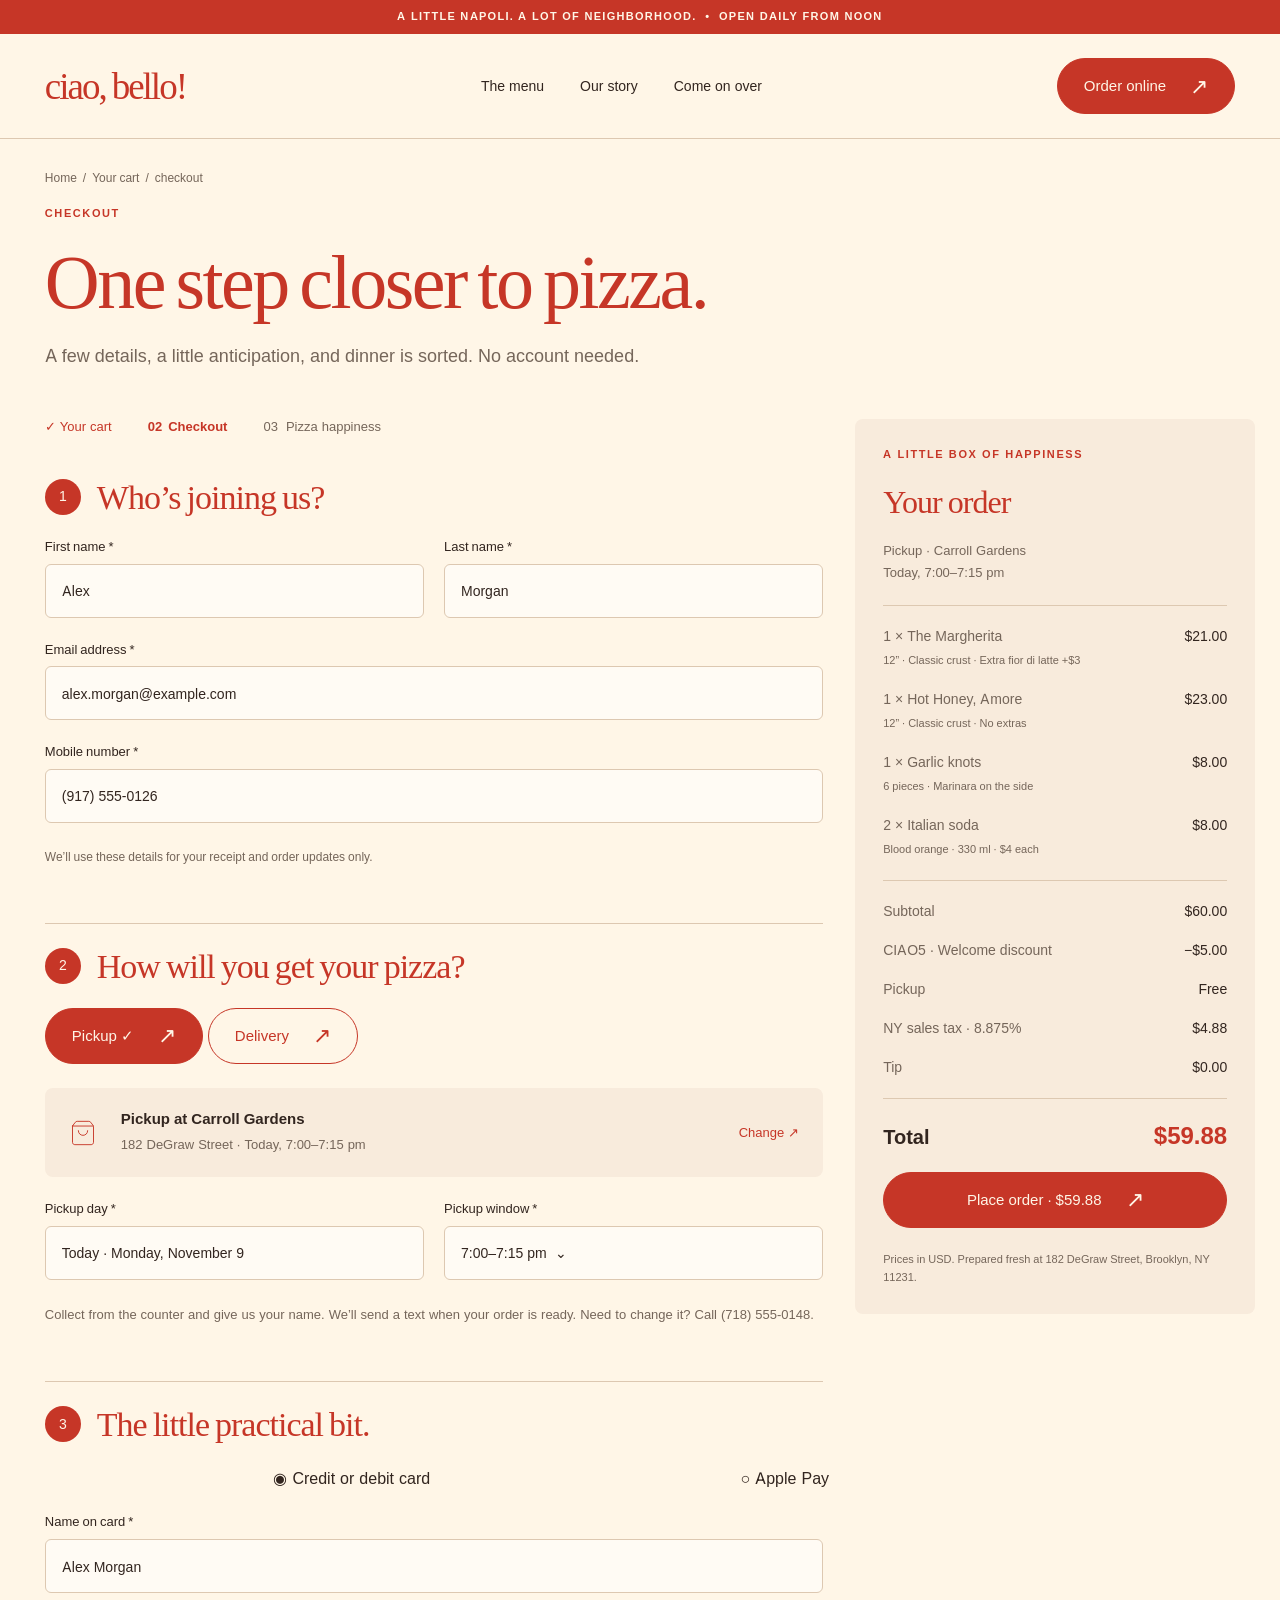
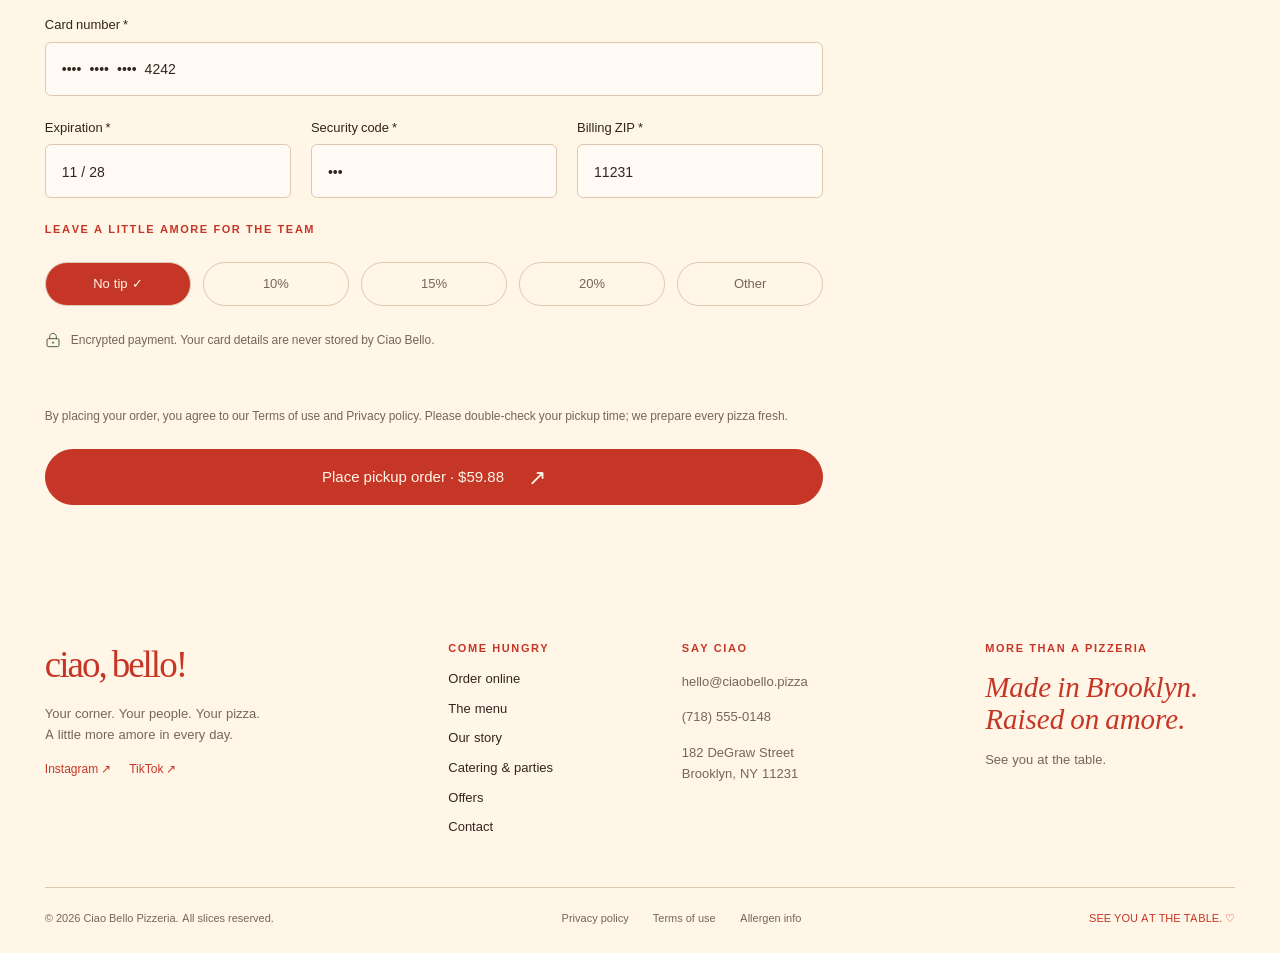
<file: pages/checkout.html>
<!DOCTYPE html>
<html lang="en">
<head>
  <meta charset="UTF-8">
  <meta name="viewport" content="width=device-width, initial-scale=1.0">
  <title>Checkout — Ciao Bello Pizzeria</title>
  <meta name="description" content="Complete your Ciao Bello Pizzeria pickup or delivery order.">
  <link rel="icon" type="image/svg+xml" href="../assets/logos/slow-proofed-seal.svg">
  <link rel="stylesheet" href="../css/reset.css">
  <link rel="stylesheet" href="../css/variables.css">
  <link rel="stylesheet" href="../css/base.css">
  <link rel="stylesheet" href="../css/layout.css">
  <link rel="stylesheet" href="../css/components.css">
  <link rel="stylesheet" href="../css/pages/checkout.css">
  <link rel="stylesheet" href="../css/responsive.css">
</head>
<body>
  <a href="#main-content" class="skip-link">Skip to main content</a>

  <div class="site-shell">
    <!-- Top Welcome Announcement Bar -->
    <div class="welcome-bar" role="region" aria-label="Store announcement">
      <div class="welcome-bar__inner">
        <span>A LITTLE NAPOLI. A LOT OF NEIGHBORHOOD. &nbsp;•&nbsp; OPEN DAILY FROM NOON</span>
      </div>
    </div>

    <!-- Primary Site Header -->
    <header class="site-header">
      <div class="site-header__inner">
        <a href="../index.html" class="brand-wordmark" aria-label="Ciao Bello Pizzeria Home">ciao, bello!</a>

        <nav class="primary-nav" aria-label="Primary navigation">
          <a href="menu.html" class="nav-link">The menu</a>
          <a href="about.html" class="nav-link">Our story</a>
          <a href="stores.html" class="nav-link">Come on over</a>
        </nav>

        <div class="header-actions">
          <a href="order-online.html" class="header-cta">
            <span>Order online</span>
            <span class="header-cta__arrow" aria-hidden="true">↗</span>
          </a>
          <button type="button" class="mobile-menu-btn" data-mobile-menu-toggle aria-expanded="false" aria-controls="mobile-drawer" aria-label="Open navigation menu">
            <span class="mobile-menu-btn__bars" aria-hidden="true">
              <span></span>
              <span></span>
              <span></span>
            </span>
          </button>
        </div>
      </div>
    </header>

    <!-- Mobile Navigation Drawer -->
    <div class="mobile-drawer__backdrop" data-mobile-drawer-backdrop></div>
    <aside id="mobile-drawer" class="mobile-drawer" aria-label="Mobile navigation" aria-hidden="true">
      <div>
        <div class="mobile-drawer__header">
          <span class="brand-wordmark">ciao, bello!</span>
          <button type="button" class="mobile-drawer__close" data-mobile-menu-close aria-label="Close navigation menu">✕</button>
        </div>
        <nav class="mobile-drawer__nav" aria-label="Mobile links">
          <a href="../index.html" class="mobile-drawer__link">Home</a>
          <a href="menu.html" class="mobile-drawer__link">The menu</a>
          <a href="about.html" class="mobile-drawer__link">Our story</a>
          <a href="stores.html" class="mobile-drawer__link">Come on over</a>
          <a href="deals.html" class="mobile-drawer__link">Offers</a>
          <a href="catering.html" class="mobile-drawer__link">Catering &amp; parties</a>
          <a href="contact.html" class="mobile-drawer__link">Contact</a>
          <a href="cart.html" class="mobile-drawer__link">Your cart (<span data-cart-count>5</span>)</a>
        </nav>
      </div>
      <div class="mobile-drawer__footer">
        <a href="cart.html" class="btn btn--outline btn--full">
          <span>Back to cart</span>
          <span class="btn__arrow" aria-hidden="true">↗</span>
        </a>
        <p class="text-xs">182 DeGraw Street, Brooklyn • Open daily from noon</p>
      </div>
    </aside>

    <!-- Main Page Content -->
    <main id="main-content" class="site-main">
      <!-- Page Introduction ("Page introduction") -->
      <section class="page-intro" aria-labelledby="page-heading">
        <div class="page-intro__inner">
          <nav class="breadcrumb" aria-label="Breadcrumb">
            <a href="../index.html">Home</a>
            <span aria-hidden="true">/</span>
            <a href="cart.html">Your cart</a>
            <span aria-hidden="true">/</span>
            <span>checkout</span>
          </nav>
          <span class="page-intro__label">CHECKOUT</span>
          <h1 id="page-heading" class="page-intro__heading">One step closer to pizza.</h1>
          <p class="page-intro__desc">A few details, a little anticipation, and dinner is sorted. No account needed.</p>
        </div>
      </section>

      <!-- 1. Checkout Workspace ("Checkout workspace") -->
      <section class="checkout-workspace" aria-label="Checkout form and order summary">
        <div class="checkout-workspace__inner">
          <!-- Left Column: Checkout Form -->
          <form id="checkout-form" action="order-confirmation.html" class="checkout-form-col" data-checkout-form novalidate>
            <!-- Checkout Progress -->
            <div class="checkout-progress" aria-label="Checkout steps">
              <a href="cart.html" class="checkout-progress__step checkout-progress__step--done">✓ Your cart</a>
              <span class="checkout-progress__step checkout-progress__step--current" aria-current="step">02 &nbsp;Checkout</span>
              <span class="checkout-progress__step">03 &nbsp;Pizza happiness</span>
            </div>

            <!-- Step 1: Who's joining us? -->
            <div class="checkout-step-block">
              <div class="checkout-step-heading">
                <span class="checkout-step-number" aria-hidden="true">1</span>
                <h2 class="checkout-step-title">Who’s joining us?</h2>
              </div>

              <div class="form-row-2">
                <div class="form-field">
                  <label for="checkout-first-name" class="form-label">First name *</label>
                  <input type="text" id="checkout-first-name" name="firstName" class="form-input" value="Alex" required>
                  <span class="form-error" data-error-for="checkout-first-name">Please enter your first name.</span>
                </div>
                <div class="form-field">
                  <label for="checkout-last-name" class="form-label">Last name *</label>
                  <input type="text" id="checkout-last-name" name="lastName" class="form-input" value="Morgan" required>
                  <span class="form-error" data-error-for="checkout-last-name">Please enter your last name.</span>
                </div>
              </div>

              <div class="form-field">
                <label for="checkout-email" class="form-label">Email address *</label>
                <input type="email" id="checkout-email" name="email" class="form-input" value="alex.morgan@example.com" required>
                <span class="form-error" data-error-for="checkout-email">Please enter a valid email address.</span>
              </div>

              <div class="form-field">
                <label for="checkout-phone" class="form-label">Mobile number *</label>
                <input type="tel" id="checkout-phone" name="phone" class="form-input" value="(917) 555-0126" required>
                <span class="form-error" data-error-for="checkout-phone">Please enter your mobile number.</span>
              </div>

              <p class="checkout-helper-note">We’ll use these details for your receipt and order updates only.</p>
            </div>

            <hr class="divider-sand">

            <!-- Step 2: How will you get your pizza? -->
            <div class="checkout-step-block">
              <div class="checkout-step-heading">
                <span class="checkout-step-number" aria-hidden="true">2</span>
                <h2 class="checkout-step-title">How will you get your pizza?</h2>
              </div>

              <div class="fulfillment-tabs" role="group" aria-label="Fulfillment method">
                <button type="button" class="btn btn--primary" data-fulfillment-mode="pickup" aria-pressed="true">
                  <span data-fulfillment-btn-label="pickup">Pickup ✓</span>
                  <span class="btn__arrow" aria-hidden="true">↗</span>
                </button>
                <button type="button" class="btn btn--outline" data-fulfillment-mode="delivery" aria-pressed="false">
                  <span data-fulfillment-btn-label="delivery">Delivery</span>
                  <span class="btn__arrow" aria-hidden="true">↗</span>
                </button>
              </div>

              <div class="fulfillment-card">
                <img src="../assets/icons/shopping-bag.svg" alt="" class="fulfillment-card__icon" width="28" height="28">
                <div class="fulfillment-card__info">
                  <span class="fulfillment-card__store" data-fulfillment-store-label>Pickup at Carroll Gardens</span>
                  <span class="fulfillment-card__desc" data-fulfillment-window-label>182 DeGraw Street · Today, 7:00–7:15 pm</span>
                </div>
                <a href="stores.html" class="fulfillment-card__action">Change ↗</a>
              </div>

              <div class="form-row-2">
                <div class="form-field">
                  <label for="pickup-day" class="form-label">Pickup day *</label>
                  <input type="text" id="pickup-day" name="pickupDay" class="form-input" value="Today · Monday, November 9" required>
                </div>
                <div class="form-field">
                  <label for="pickup-window" class="form-label">Pickup window *</label>
                  <input type="text" id="pickup-window" name="pickupWindow" class="form-input" value="7:00–7:15 pm  ⌄" required>
                </div>
              </div>

              <p class="checkout-helper-note checkout-helper-note--md">Collect from the counter and give us your name. We’ll send a text when your order is ready. Need to change it? Call (718) 555-0148.</p>
            </div>

            <hr class="divider-sand">

            <!-- Step 3: The little practical bit. -->
            <div class="checkout-step-block">
              <div class="checkout-step-heading">
                <span class="checkout-step-number" aria-hidden="true">3</span>
                <h2 class="checkout-step-title">The little practical bit.</h2>
              </div>

              <div class="payment-methods-grid" role="group" aria-label="Payment method">
                <button type="button" class="option-row-btn is-selected" data-payment-method="card" aria-pressed="true">
                  <span class="option-row-btn__left">
                    <span class="option-row-btn__indicator" aria-hidden="true">◉</span>
                    <span>Credit or debit card</span>
                  </span>
                </button>

                <button type="button" class="option-row-btn" data-payment-method="wallet" aria-pressed="false">
                  <span class="option-row-btn__left">
                    <span class="option-row-btn__indicator" aria-hidden="true">○</span>
                    <span>Apple Pay</span>
                  </span>
                </button>
              </div>

              <div class="form-field">
                <label for="card-name" class="form-label">Name on card *</label>
                <input type="text" id="card-name" name="cardName" class="form-input" value="Alex Morgan" required>
                <span class="form-error" data-error-for="card-name">Please enter the name on your card.</span>
              </div>

              <div class="form-field">
                <label for="card-number" class="form-label">Card number *</label>
                <input type="text" id="card-number" name="cardNumber" class="form-input" value="••••  ••••  ••••  4242" required>
                <span class="form-error" data-error-for="card-number">Please enter a valid card number.</span>
              </div>

              <div class="form-row-3">
                <div class="form-field">
                  <label for="card-exp" class="form-label">Expiration *</label>
                  <input type="text" id="card-exp" name="cardExp" class="form-input" value="11 / 28" required>
                </div>
                <div class="form-field">
                  <label for="card-cvc" class="form-label">Security code *</label>
                  <input type="text" id="card-cvc" name="cardCvc" class="form-input" value="•••" required>
                </div>
                <div class="form-field">
                  <label for="card-zip" class="form-label">Billing ZIP *</label>
                  <input type="text" id="card-zip" name="cardZip" class="form-input" value="11231" required>
                </div>
              </div>

              <span class="section-eyebrow">LEAVE A LITTLE AMORE FOR THE TEAM</span>

              <div class="tip-options-grid" role="group" aria-label="Tip amount">
                <button type="button" class="tip-pill-btn is-selected" data-tip-percent="0" aria-pressed="true">No tip ✓</button>
                <button type="button" class="tip-pill-btn" data-tip-percent="10" aria-pressed="false">10%</button>
                <button type="button" class="tip-pill-btn" data-tip-percent="15" aria-pressed="false">15%</button>
                <button type="button" class="tip-pill-btn" data-tip-percent="20" aria-pressed="false">20%</button>
                <button type="button" class="tip-pill-btn" data-tip-percent="other" aria-pressed="false">Other</button>
              </div>

              <div class="payment-security-row">
                <img src="../assets/icons/lock-keyhole.svg" alt="" width="16" height="16">
                <span class="checkout-helper-note">Encrypted payment. Your card details are never stored by Ciao Bello.</span>
              </div>
            </div>

            <p class="checkout-helper-note">By placing your order, you agree to our Terms of use and Privacy policy. Please double-check your pickup time; we prepare every pizza fresh.</p>

            <button type="submit" class="btn btn--primary btn--full">
              <span>Place pickup order · <span data-summary-btn-total>$59.88</span></span>
              <span class="btn__arrow" aria-hidden="true">↗</span>
            </button>
          </form>

          <!-- Right Column: Order Summary Card -->
          <aside class="order-summary-card" aria-label="Your order summary">
            <span class="order-summary-card__label">A LITTLE BOX OF HAPPINESS</span>
            <h2 class="order-summary-card__title">Your order</h2>
            <p class="order-summary-card__fulfillment" data-summary-fulfillment>Pickup · Carroll Gardens
Today, 7:00–7:15 pm</p>

            <hr class="divider-sand">

            <div class="order-summary-items" data-summary-items>
              <div class="order-summary-item">
                <div class="order-summary-item__row">
                  <span class="order-summary-item__name">1 × The Margherita</span>
                  <span class="order-summary-item__price">$21.00</span>
                </div>
                <span class="order-summary-item__meta">12” · Classic crust · Extra fior di latte +$3</span>
              </div>

              <div class="order-summary-item">
                <div class="order-summary-item__row">
                  <span class="order-summary-item__name">1 × Hot Honey, Amore</span>
                  <span class="order-summary-item__price">$23.00</span>
                </div>
                <span class="order-summary-item__meta">12” · Classic crust · No extras</span>
              </div>

              <div class="order-summary-item">
                <div class="order-summary-item__row">
                  <span class="order-summary-item__name">1 × Garlic knots</span>
                  <span class="order-summary-item__price">$8.00</span>
                </div>
                <span class="order-summary-item__meta">6 pieces · Marinara on the side</span>
              </div>

              <div class="order-summary-item">
                <div class="order-summary-item__row">
                  <span class="order-summary-item__name">2 × Italian soda</span>
                  <span class="order-summary-item__price">$8.00</span>
                </div>
                <span class="order-summary-item__meta">Blood orange · 330 ml · $4 each</span>
              </div>
            </div>

            <hr class="divider-sand">

            <div class="order-summary-breakdown">
              <div class="price-row">
                <span class="price-row__label">Subtotal</span>
                <span class="price-row__amount" data-summary-subtotal>$60.00</span>
              </div>
              <div class="price-row" data-summary-discount-row>
                <span class="price-row__label" data-summary-discount-label>CIAO5 · Welcome discount</span>
                <span class="price-row__amount" data-summary-discount>−$5.00</span>
              </div>
              <div class="price-row">
                <span class="price-row__label" data-summary-delivery-label>Pickup</span>
                <span class="price-row__amount" data-summary-delivery>Free</span>
              </div>
              <div class="price-row">
                <span class="price-row__label">NY sales tax · 8.875%</span>
                <span class="price-row__amount" data-summary-tax>$4.88</span>
              </div>
              <div class="price-row">
                <span class="price-row__label">Tip</span>
                <span class="price-row__amount" data-summary-tip>$0.00</span>
              </div>
            </div>

            <hr class="divider-sand">

            <div class="price-row price-row--total">
              <span class="price-row__label">Total</span>
              <span class="price-row__amount" data-summary-total>$59.88</span>
            </div>

            <button type="submit" form="checkout-form" class="btn btn--primary btn--full">
              <span>Place order · <span data-summary-btn-total>$59.88</span></span>
              <span class="btn__arrow" aria-hidden="true">↗</span>
            </button>

            <p class="order-summary-card__note">Prices in USD. Prepared fresh at 182 DeGraw Street, Brooklyn, NY 11231.</p>
          </aside>
        </div>
      </section>
    </main>

    <!-- Global Footer ("Ciao for now") -->
    <footer class="site-footer">
      <div class="site-footer__inner">
        <div class="footer-top">
          <div class="footer-brand">
            <a href="../index.html" class="footer-brand__wordmark">ciao, bello!</a>
            <p class="footer-brand__desc">Your corner. Your people. Your pizza.<br>A little more amore in every day.</p>
            <div class="footer-brand__socials">
              <a href="https://instagram.com" target="_blank" rel="noopener noreferrer">Instagram ↗</a>
              <a href="https://tiktok.com" target="_blank" rel="noopener noreferrer">TikTok ↗</a>
            </div>
          </div>

          <div class="footer-col footer-col--explore">
            <span class="footer-col__label">COME HUNGRY</span>
            <a href="order-online.html" class="footer-col__link">Order online</a>
            <a href="menu.html" class="footer-col__link">The menu</a>
            <a href="about.html" class="footer-col__link">Our story</a>
            <a href="catering.html" class="footer-col__link">Catering &amp; parties</a>
            <a href="deals.html" class="footer-col__link">Offers</a>
            <a href="contact.html" class="footer-col__link">Contact</a>
          </div>

          <div class="footer-col footer-col--contact">
            <span class="footer-col__label">SAY CIAO</span>
            <a href="mailto:hello@ciaobello.pizza" class="footer-col__text">hello@ciaobello.pizza</a>
            <a href="tel:+17185550148" class="footer-col__text">(718) 555-0148</a>
            <p class="footer-col__text">182 DeGraw Street<br>Brooklyn, NY 11231</p>
          </div>

          <div class="footer-col footer-col--promise">
            <span class="footer-col__label">MORE THAN A PIZZERIA</span>
            <p class="footer-col__promise">Made in Brooklyn.<br>Raised on amore.</p>
            <p class="footer-col__text">See you at the table.</p>
          </div>
        </div>

        <div class="footer-legal">
          <span>© <span data-current-year>2026</span> Ciao Bello Pizzeria. All slices reserved.</span>
          <div class="footer-legal__policies">
            <a href="contact.html">Privacy policy</a>
            <a href="contact.html">Terms of use</a>
            <a href="contact.html">Allergen info</a>
          </div>
          <span class="footer-legal__signoff">SEE YOU AT THE TABLE. ♡</span>
        </div>
      </div>
    </footer>
  </div>

  <script type="module" src="../js/main.js"></script>
</body>
</html>
</file>
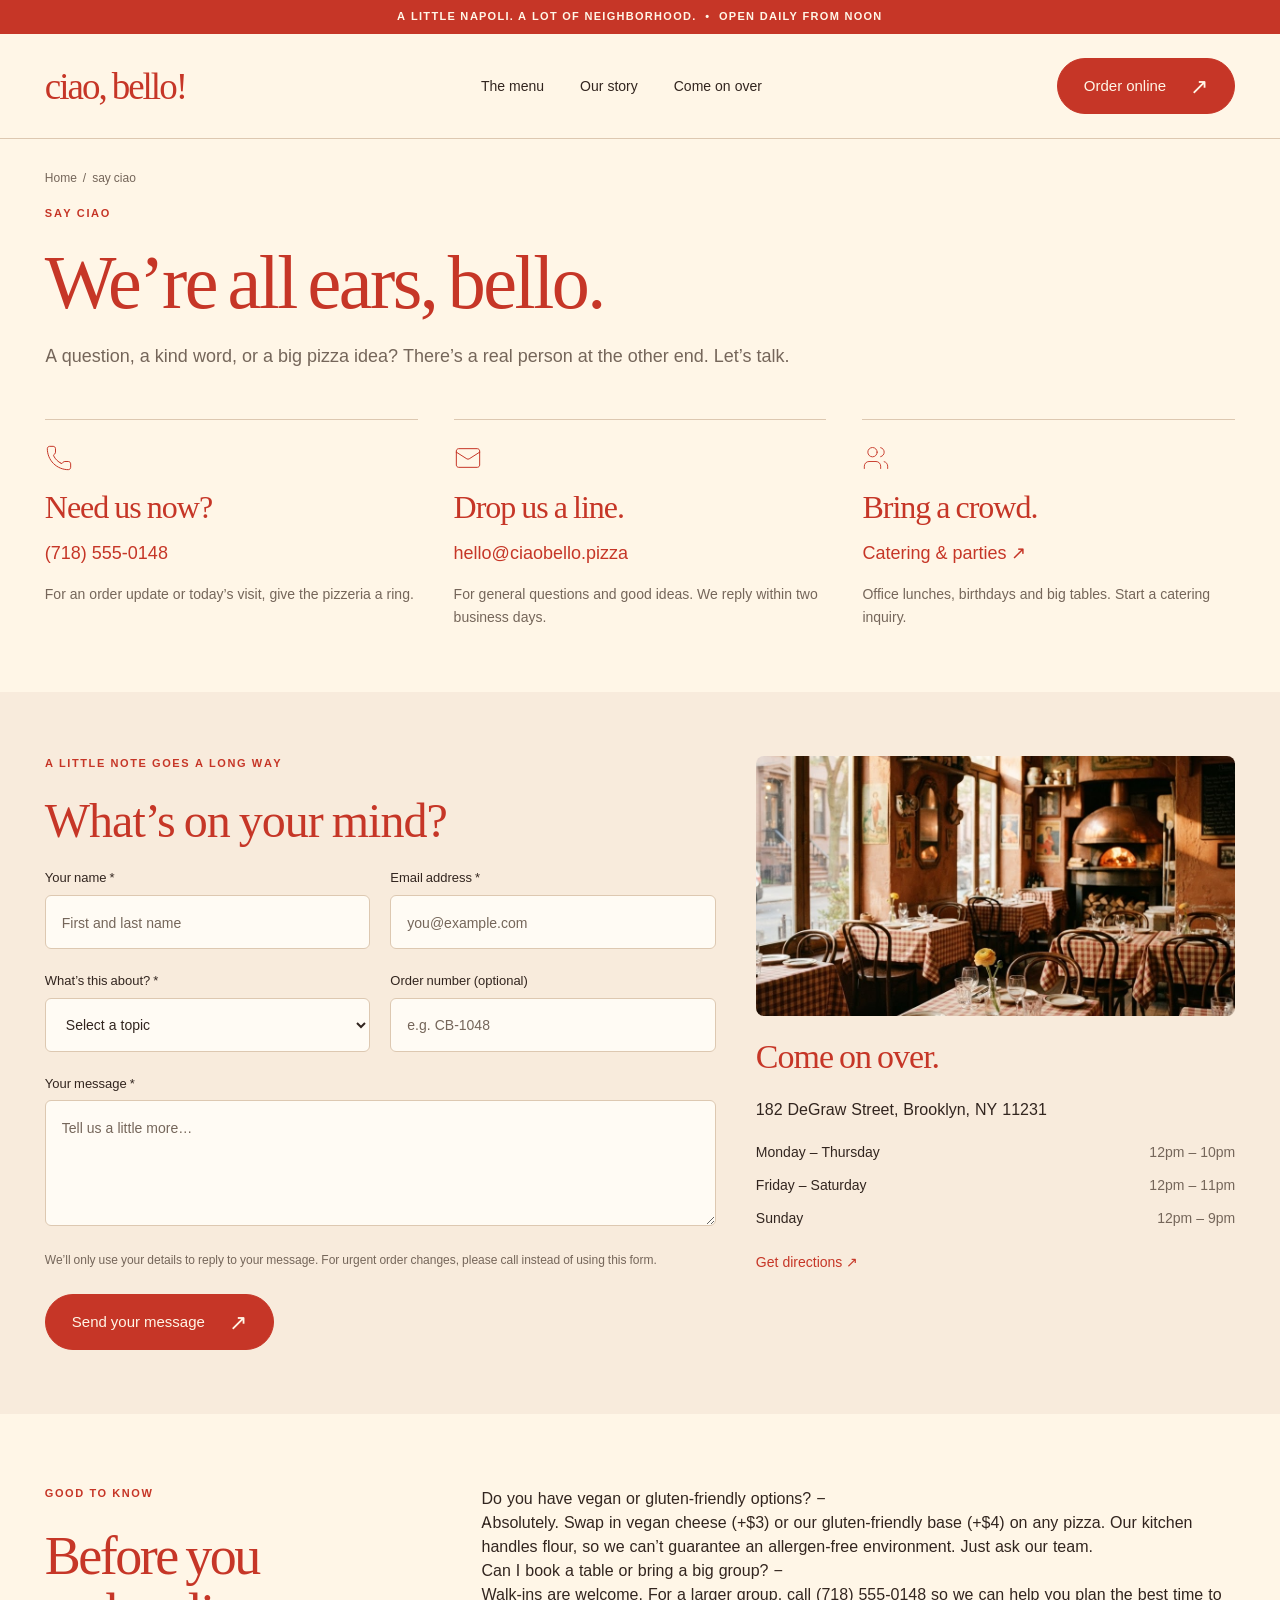
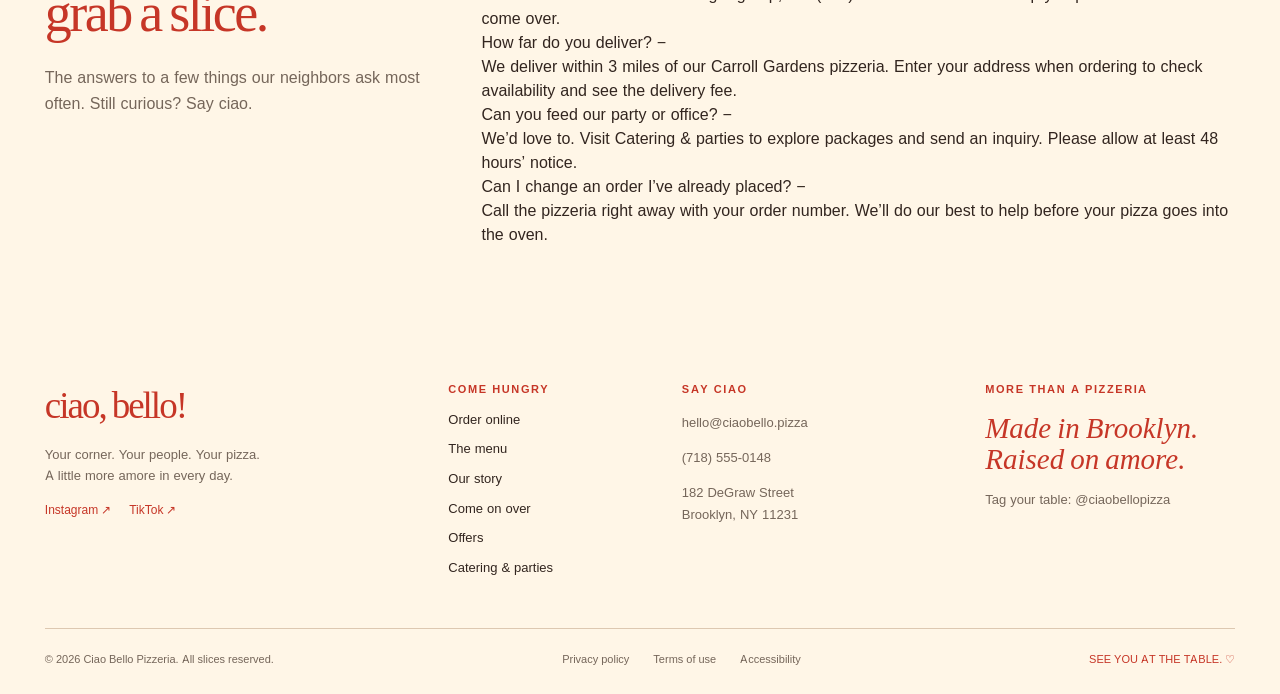
<file: pages/contact.html>
<!DOCTYPE html>
<html lang="en">
<head>
  <meta charset="UTF-8">
  <meta name="viewport" content="width=device-width, initial-scale=1.0">
  <title>Ciao Bello · Contact</title>
  <meta name="description" content="A question, a kind word, or a big pizza idea? There’s a real person at the other end. Let’s talk.">
  <link rel="icon" type="image/svg+xml" href="../assets/logos/ciao-bello-wordmark.svg">
  <link rel="stylesheet" href="../css/reset.css">
  <link rel="stylesheet" href="../css/variables.css">
  <link rel="stylesheet" href="../css/base.css">
  <link rel="stylesheet" href="../css/layout.css">
  <link rel="stylesheet" href="../css/components.css">
  <link rel="stylesheet" href="../css/pages/contact.css">
  <link rel="stylesheet" href="../css/responsive.css">
</head>
<body class="page-wrapper" data-page="contact">
  <a href="#main-content" class="skip-link">Skip to main content</a>

  <!-- Top Welcome Announcement Bar -->
  <div class="welcome-bar" role="region" aria-label="Store announcement">
    <div class="welcome-bar__inner">
      <span>A LITTLE NAPOLI. A LOT OF NEIGHBORHOOD. &nbsp;&bull;&nbsp; OPEN DAILY FROM NOON</span>
    </div>
  </div>

  <!-- Primary Site Header -->
  <header class="site-header">
    <div class="site-header__inner">
      <a href="../index.html" class="brand-wordmark" aria-label="Ciao Bello Pizzeria Home">ciao, bello!</a>

      <nav class="primary-nav" aria-label="Primary navigation">
        <a href="menu.html" class="nav-link">The menu</a>
        <a href="about.html" class="nav-link">Our story</a>
        <a href="stores.html" class="nav-link">Come on over</a>
      </nav>

      <div class="header-actions">
        <a href="order-online.html" class="header-cta">
          <span>Order online</span>
          <span class="header-cta__arrow" aria-hidden="true">↗</span>
        </a>
        <button type="button" class="mobile-menu-btn" data-mobile-menu-toggle aria-expanded="false" aria-controls="mobile-drawer" aria-label="Open navigation menu">
          <span class="mobile-menu-btn__bars" aria-hidden="true">
            <span></span>
            <span></span>
            <span></span>
          </span>
        </button>
      </div>
    </div>
  </header>

  <!-- Mobile Navigation Drawer -->
  <div class="mobile-drawer__backdrop" data-mobile-drawer-backdrop></div>
  <aside id="mobile-drawer" class="mobile-drawer" aria-label="Mobile navigation" aria-hidden="true">
    <div>
      <div class="mobile-drawer__header">
        <span class="brand-wordmark">ciao, bello!</span>
        <button type="button" class="mobile-drawer__close" data-mobile-menu-close aria-label="Close navigation menu">&#10005;</button>
      </div>
      <nav class="mobile-drawer__nav" aria-label="Mobile links">
        <a href="../index.html" class="mobile-drawer__link">Home</a>
        <a href="menu.html" class="mobile-drawer__link">The menu</a>
        <a href="about.html" class="mobile-drawer__link">Our story</a>
        <a href="stores.html" class="mobile-drawer__link">Come on over</a>
        <a href="deals.html" class="mobile-drawer__link">Offers</a>
        <a href="catering.html" class="mobile-drawer__link">Catering &amp; parties</a>
        <a href="contact.html" class="mobile-drawer__link is-active">Contact</a>
        <a href="cart.html" class="mobile-drawer__link">Your cart (<span data-cart-count>0</span>)</a>
      </nav>
    </div>
    <div class="mobile-drawer__footer">
      <a href="order-online.html" class="btn btn--primary btn--full">
        <span>Order online</span>
        <span class="btn__arrow" aria-hidden="true">↗</span>
      </a>
      <p class="text-xs">182 DeGraw Street, Brooklyn • Open daily from noon</p>
    </div>
  </aside>

  <main id="main-content">
    <!-- 1. Page Introduction (1440×281) -->
    <section class="page-intro" aria-labelledby="contact-page-title">
      <div class="page-intro__inner">
        <nav class="breadcrumb" aria-label="Breadcrumb">
          <a href="../index.html" class="breadcrumb__item">Home</a>
          <span class="breadcrumb__sep" aria-hidden="true">/</span>
          <span class="breadcrumb__current" aria-current="page">say ciao</span>
        </nav>
        <p class="section-eyebrow">SAY CIAO</p>
        <h1 id="contact-page-title" class="page-intro__heading">We’re all ears, bello.</h1>
        <p class="page-intro__desc">A question, a kind word, or a big pizza idea? There’s a real person at the other end. Let’s talk.</p>
      </div>
    </section>

    <!-- 2. Contact Options (1440×272) -->
    <section class="contact-options-section" aria-label="Contact channels">
      <div class="contact-options-section__inner">
        <!-- Phone -->
        <article class="contact-channel">
          <img src="../assets/icons/phone.svg" alt="" class="contact-channel__icon" width="28" height="28">
          <h2 class="contact-channel__title">Need us now?</h2>
          <p class="contact-channel__detail"><a href="tel:7185550148">(718) 555-0148</a></p>
          <p class="contact-channel__desc">For an order update or today’s visit, give the pizzeria a ring.</p>
        </article>

        <!-- Email -->
        <article class="contact-channel">
          <img src="../assets/icons/mail.svg" alt="" class="contact-channel__icon" width="28" height="28">
          <h2 class="contact-channel__title">Drop us a line.</h2>
          <p class="contact-channel__detail"><a href="mailto:hello@ciaobello.pizza">hello@ciaobello.pizza</a></p>
          <p class="contact-channel__desc">For general questions and good ideas. We reply within two business days.</p>
        </article>

        <!-- Catering -->
        <article class="contact-channel">
          <img src="../assets/icons/users.svg" alt="" class="contact-channel__icon" width="28" height="28">
          <h2 class="contact-channel__title">Bring a crowd.</h2>
          <p class="contact-channel__detail"><a href="catering.html">Catering &amp; parties ↗</a></p>
          <p class="contact-channel__desc">Office lunches, birthdays and big tables. Start a catering inquiry.</p>
        </article>
      </div>
    </section>

    <!-- 3. Message Form and Store (1440×723, #F8EBDC bg) -->
    <section class="message-form-store-section" aria-labelledby="form-heading">
      <div class="message-form-store-section__inner">
        <!-- Message Form -->
        <form class="contact-message-form" action="#" method="post" data-contact-form novalidate>
          <p class="section-eyebrow">A LITTLE NOTE GOES A LONG WAY</p>
          <h2 id="form-heading" class="contact-message-form__heading">What’s on your mind?</h2>

          <div class="form-row">
            <div class="form-field">
              <label for="cnt-name" class="form-label">Your name *</label>
              <input type="text" id="cnt-name" name="name" class="form-input" placeholder="First and last name" required>
            </div>
            <div class="form-field">
              <label for="cnt-email" class="form-label">Email address *</label>
              <input type="email" id="cnt-email" name="email" class="form-input" placeholder="you@example.com" required>
            </div>
          </div>

          <div class="form-row">
            <div class="form-field">
              <label for="cnt-topic" class="form-label">What’s this about? *</label>
              <select id="cnt-topic" name="topic" class="form-input" required>
                <option value="">Select a topic</option>
                <option value="General question">General question</option>
                <option value="Order update">Order update</option>
                <option value="Feedback">Feedback</option>
                <option value="Press & partnerships">Press &amp; partnerships</option>
              </select>
            </div>
            <div class="form-field">
              <label for="cnt-ordernum" class="form-label">Order number (optional)</label>
              <input type="text" id="cnt-ordernum" name="order_number" class="form-input" placeholder="e.g. CB-1048">
            </div>
          </div>

          <div class="form-field">
            <label for="cnt-msg" class="form-label">Your message *</label>
            <textarea id="cnt-msg" name="message" rows="4" class="form-input form-textarea" placeholder="Tell us a little more…" required></textarea>
          </div>

          <p class="contact-message-form__note">We’ll only use your details to reply to your message. For urgent order changes, please call instead of using this form.</p>

          <div>
            <button type="submit" class="btn btn--primary">
              <span>Send your message</span>
              <span class="btn__arrow" aria-hidden="true">↗</span>
            </button>
          </div>
        </form>

        <!-- Pizzeria Contact Card -->
        <article class="contact-store-card">
          <img src="../assets/images/neighborhood-pizzeria-interior.png" alt="Ciao Bello pizzeria at 182 DeGraw Street" class="contact-store-card__img" width="500" height="260">
          <h2 class="contact-store-card__title">Come on over.</h2>
          <p class="contact-store-card__addr">182 DeGraw Street, Brooklyn, NY 11231</p>
          <div class="contact-store-card__hours">
            <div class="hours-row">
              <span class="hours-row__day">Monday – Thursday</span>
              <span class="hours-row__time">12pm – 10pm</span>
            </div>
            <div class="hours-row">
              <span class="hours-row__day">Friday – Saturday</span>
              <span class="hours-row__time">12pm – 11pm</span>
            </div>
            <div class="hours-row">
              <span class="hours-row__day">Sunday</span>
              <span class="hours-row__time">12pm – 9pm</span>
            </div>
          </div>
          <div>
            <a href="https://maps.google.com/?q=182+DeGraw+Street+Brooklyn+NY+11231" target="_blank" rel="noopener noreferrer" class="action-link">Get directions ↗</a>
          </div>
        </article>
      </div>
    </section>

    <!-- 4. Contact FAQs (1440×735) -->
    <section id="faq" class="contact-faqs-section" aria-labelledby="faq-heading">
      <div class="contact-faqs-section__inner">
        <div class="contact-faqs__intro">
          <p class="section-eyebrow">GOOD TO KNOW</p>
          <h2 id="faq-heading" class="contact-faqs__heading">Before you<br>grab a slice.</h2>
          <p class="contact-faqs__desc">The answers to a few things our neighbors ask most often. Still curious? Say ciao.</p>
        </div>

        <div class="faq-list" data-accordion-group>
          <!-- FAQ 1 -->
          <div class="faq-row is-open" data-accordion-item>
            <button type="button" class="faq-row__header" aria-expanded="true" data-accordion-trigger>
              <span class="faq-row__question">Do you have vegan or gluten-friendly options?</span>
              <span class="faq-row__icon" aria-hidden="true">−</span>
            </button>
            <p class="faq-row__answer" data-accordion-content>Absolutely. Swap in vegan cheese (+$3) or our gluten-friendly base (+$4) on any pizza. Our kitchen handles flour, so we can’t guarantee an allergen-free environment. Just ask our team.</p>
          </div>

          <!-- FAQ 2 -->
          <div class="faq-row is-open" data-accordion-item>
            <button type="button" class="faq-row__header" aria-expanded="true" data-accordion-trigger>
              <span class="faq-row__question">Can I book a table or bring a big group?</span>
              <span class="faq-row__icon" aria-hidden="true">−</span>
            </button>
            <p class="faq-row__answer" data-accordion-content>Walk-ins are welcome. For a larger group, call (718) 555-0148 so we can help you plan the best time to come over.</p>
          </div>

          <!-- FAQ 3 -->
          <div class="faq-row is-open" data-accordion-item>
            <button type="button" class="faq-row__header" aria-expanded="true" data-accordion-trigger>
              <span class="faq-row__question">How far do you deliver?</span>
              <span class="faq-row__icon" aria-hidden="true">−</span>
            </button>
            <p class="faq-row__answer" data-accordion-content>We deliver within 3 miles of our Carroll Gardens pizzeria. Enter your address when ordering to check availability and see the delivery fee.</p>
          </div>

          <!-- FAQ 4 -->
          <div class="faq-row is-open" data-accordion-item>
            <button type="button" class="faq-row__header" aria-expanded="true" data-accordion-trigger>
              <span class="faq-row__question">Can you feed our party or office?</span>
              <span class="faq-row__icon" aria-hidden="true">−</span>
            </button>
            <p class="faq-row__answer" data-accordion-content>We’d love to. Visit Catering &amp; parties to explore packages and send an inquiry. Please allow at least 48 hours’ notice.</p>
          </div>

          <!-- FAQ 5 -->
          <div class="faq-row is-open" data-accordion-item>
            <button type="button" class="faq-row__header" aria-expanded="true" data-accordion-trigger>
              <span class="faq-row__question">Can I change an order I’ve already placed?</span>
              <span class="faq-row__icon" aria-hidden="true">−</span>
            </button>
            <p class="faq-row__answer" data-accordion-content>Call the pizzeria right away with your order number. We’ll do our best to help before your pizza goes into the oven.</p>
          </div>
        </div>
      </div>
    </section>
  </main>

  <!-- Global Footer -->
  <footer class="site-footer">
    <div class="site-footer__inner">
      <div class="footer-top">
        <div class="footer-brand">
          <a href="../index.html" class="footer-brand__wordmark">ciao, bello!</a>
          <p class="footer-brand__desc">Your corner. Your people. Your pizza.<br>A little more amore in every day.</p>
          <div class="footer-brand__socials">
            <a href="https://instagram.com" target="_blank" rel="noopener noreferrer">Instagram ↗</a>
            <a href="https://tiktok.com" target="_blank" rel="noopener noreferrer">TikTok ↗</a>
          </div>
        </div>

        <div class="footer-col footer-col--explore">
          <span class="footer-col__label">COME HUNGRY</span>
          <a href="order-online.html" class="footer-col__link">Order online</a>
          <a href="menu.html" class="footer-col__link">The menu</a>
          <a href="about.html" class="footer-col__link">Our story</a>
          <a href="stores.html" class="footer-col__link">Come on over</a>
          <a href="deals.html" class="footer-col__link">Offers</a>
          <a href="catering.html" class="footer-col__link">Catering &amp; parties</a>
        </div>

        <div class="footer-col footer-col--contact">
          <span class="footer-col__label">SAY CIAO</span>
          <a href="mailto:hello@ciaobello.pizza" class="footer-col__text">hello@ciaobello.pizza</a>
          <a href="tel:+17185550148" class="footer-col__text">(718) 555-0148</a>
          <p class="footer-col__text">182 DeGraw Street<br>Brooklyn, NY 11231</p>
        </div>

        <div class="footer-col footer-col--promise">
          <span class="footer-col__label">MORE THAN A PIZZERIA</span>
          <p class="footer-col__promise">Made in Brooklyn.<br>Raised on amore.</p>
          <p class="footer-col__text">Tag your table: @ciaobellopizza</p>
        </div>
      </div>

      <div class="footer-legal">
        <span>&copy; <span data-current-year>2026</span> Ciao Bello Pizzeria. All slices reserved.</span>
        <div class="footer-legal__policies">
          <a href="contact.html">Privacy policy</a>
          <a href="contact.html">Terms of use</a>
          <a href="contact.html">Accessibility</a>
        </div>
        <span class="footer-legal__signoff">SEE YOU AT THE TABLE. ♡</span>
      </div>
    </div>
  </footer>

  <div class="toast-container" aria-live="polite" aria-atomic="true" data-toast-container></div>

  <script type="module" src="../js/main.js"></script>
</body>
</html>
</file>
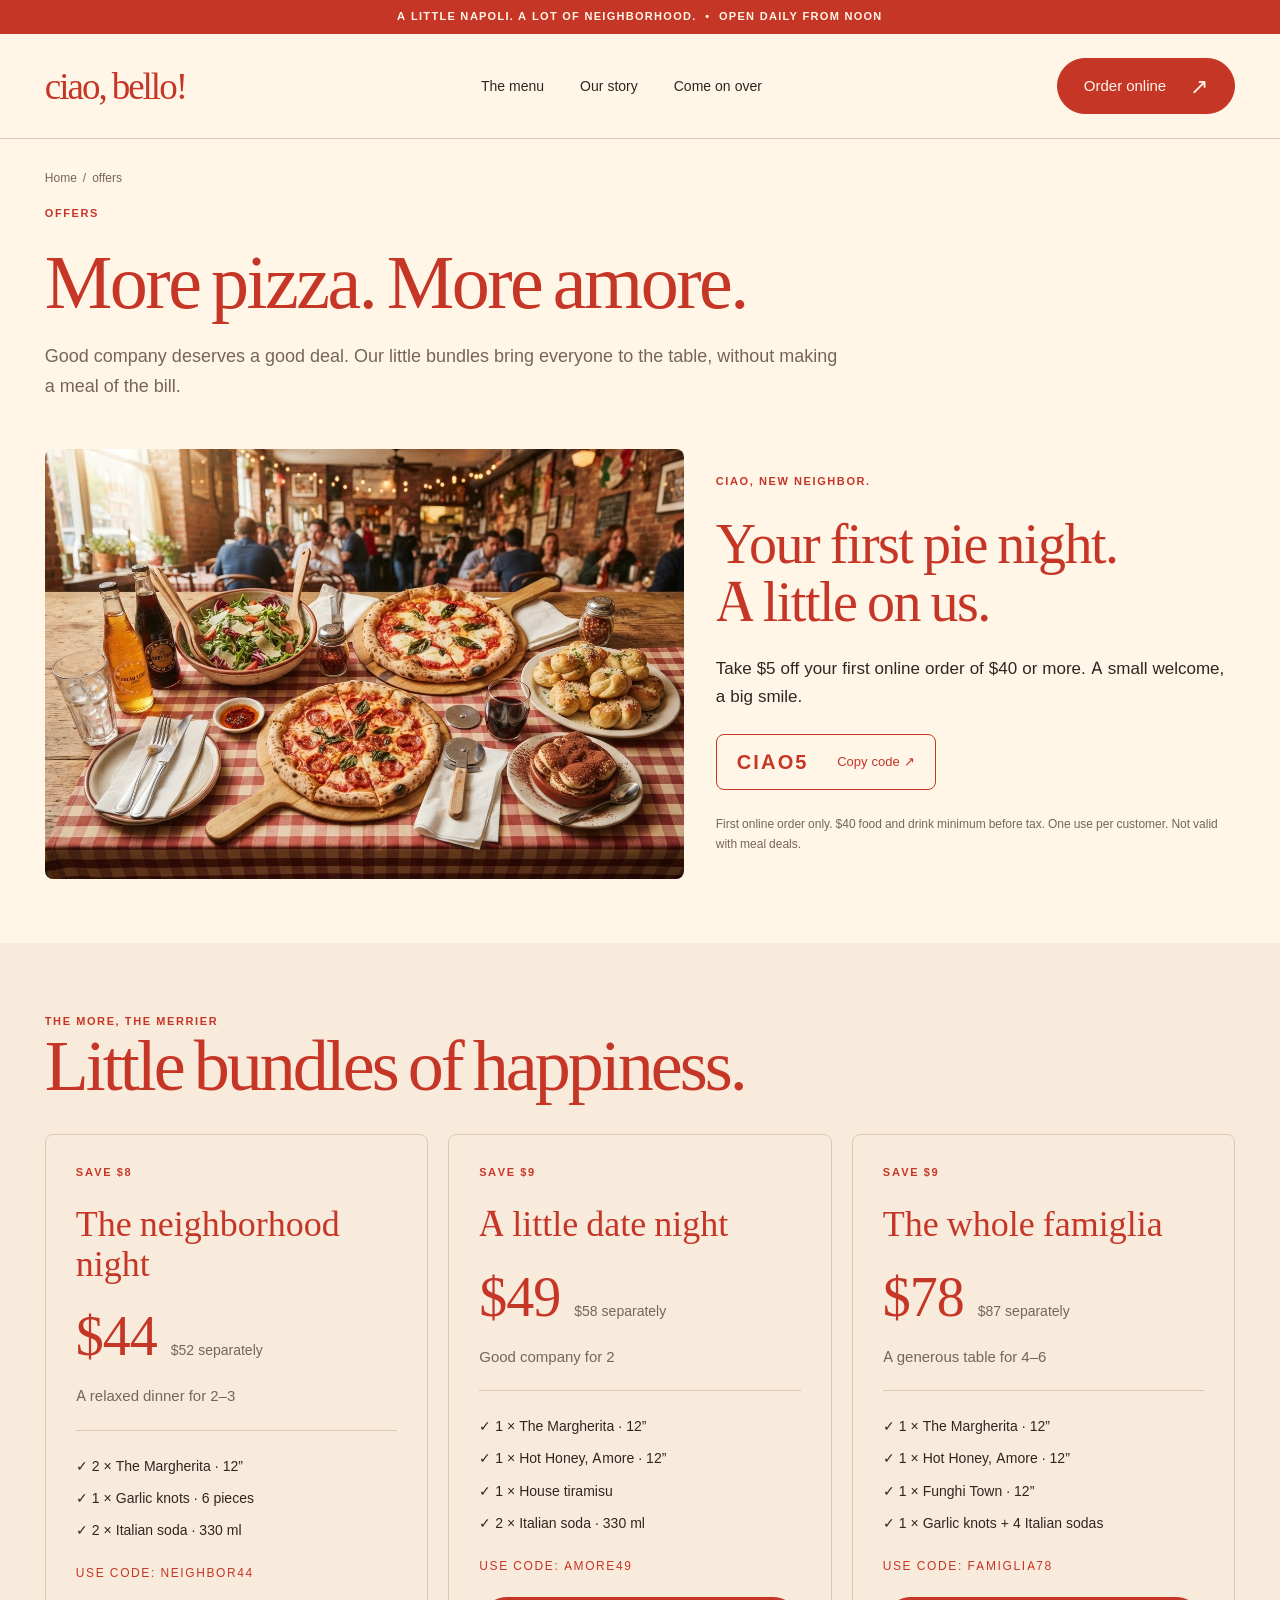
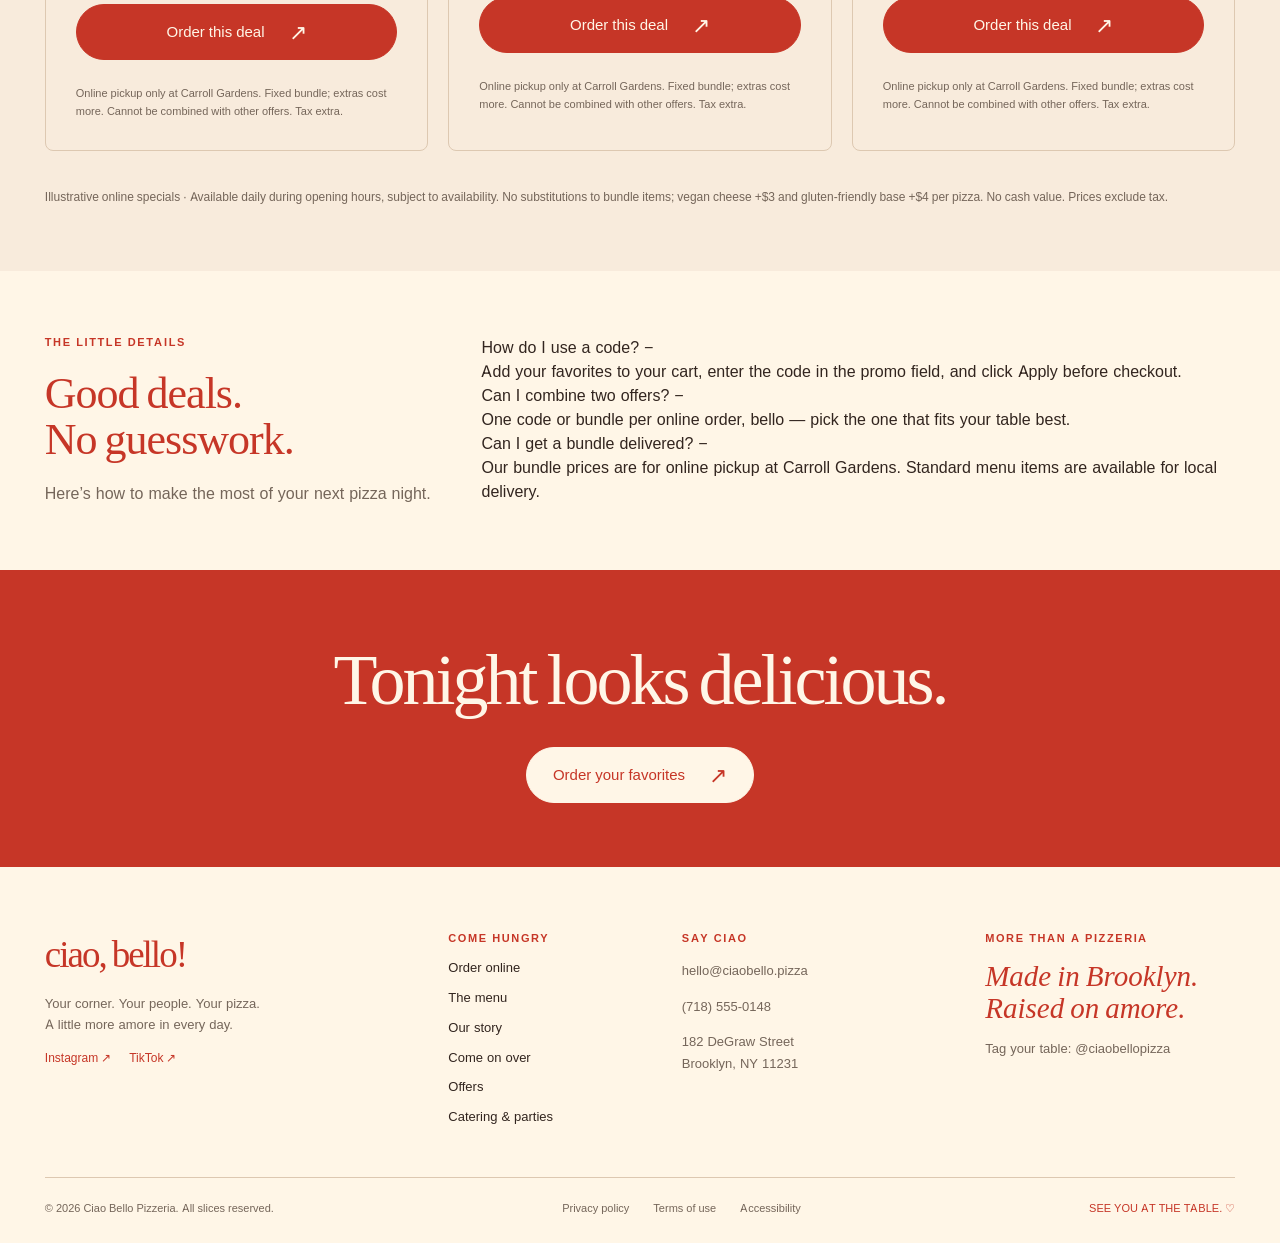
<file: pages/deals.html>
<!DOCTYPE html>
<html lang="en">
<head>
  <meta charset="UTF-8">
  <meta name="viewport" content="width=device-width, initial-scale=1.0">
  <title>Ciao Bello · Offers</title>
  <meta name="description" content="Good company deserves a good deal. Our little bundles bring everyone to the table, without making a meal of the bill.">
  <link rel="icon" type="image/svg+xml" href="../assets/logos/ciao-bello-wordmark.svg">
  <link rel="stylesheet" href="../css/reset.css">
  <link rel="stylesheet" href="../css/variables.css">
  <link rel="stylesheet" href="../css/base.css">
  <link rel="stylesheet" href="../css/layout.css">
  <link rel="stylesheet" href="../css/components.css">
  <link rel="stylesheet" href="../css/pages/deals.css">
  <link rel="stylesheet" href="../css/responsive.css">
</head>
<body class="page-wrapper" data-page="deals">
  <a href="#main-content" class="skip-link">Skip to main content</a>

  <!-- Top Welcome Announcement Bar -->
  <div class="welcome-bar" role="region" aria-label="Store announcement">
    <div class="welcome-bar__inner">
      <span>A LITTLE NAPOLI. A LOT OF NEIGHBORHOOD. &nbsp;&bull;&nbsp; OPEN DAILY FROM NOON</span>
    </div>
  </div>

  <!-- Primary Site Header -->
  <header class="site-header">
    <div class="site-header__inner">
      <a href="../index.html" class="brand-wordmark" aria-label="Ciao Bello Pizzeria Home">ciao, bello!</a>

      <nav class="primary-nav" aria-label="Primary navigation">
        <a href="menu.html" class="nav-link">The menu</a>
        <a href="about.html" class="nav-link">Our story</a>
        <a href="stores.html" class="nav-link">Come on over</a>
      </nav>

      <div class="header-actions">
        <a href="order-online.html" class="header-cta">
          <span>Order online</span>
          <span class="header-cta__arrow" aria-hidden="true">↗</span>
        </a>
        <button type="button" class="mobile-menu-btn" data-mobile-menu-toggle aria-expanded="false" aria-controls="mobile-drawer" aria-label="Open navigation menu">
          <span class="mobile-menu-btn__bars" aria-hidden="true">
            <span></span>
            <span></span>
            <span></span>
          </span>
        </button>
      </div>
    </div>
  </header>

  <!-- Mobile Navigation Drawer -->
  <div class="mobile-drawer__backdrop" data-mobile-drawer-backdrop></div>
  <aside id="mobile-drawer" class="mobile-drawer" aria-label="Mobile navigation" aria-hidden="true">
    <div>
      <div class="mobile-drawer__header">
        <span class="brand-wordmark">ciao, bello!</span>
        <button type="button" class="mobile-drawer__close" data-mobile-menu-close aria-label="Close navigation menu">&#10005;</button>
      </div>
      <nav class="mobile-drawer__nav" aria-label="Mobile links">
        <a href="../index.html" class="mobile-drawer__link">Home</a>
        <a href="menu.html" class="mobile-drawer__link">The menu</a>
        <a href="about.html" class="mobile-drawer__link">Our story</a>
        <a href="stores.html" class="mobile-drawer__link">Come on over</a>
        <a href="deals.html" class="mobile-drawer__link is-active">Offers</a>
        <a href="catering.html" class="mobile-drawer__link">Catering &amp; parties</a>
        <a href="contact.html" class="mobile-drawer__link">Contact</a>
        <a href="cart.html" class="mobile-drawer__link">Your cart (<span data-cart-count>0</span>)</a>
      </nav>
    </div>
    <div class="mobile-drawer__footer">
      <a href="order-online.html" class="btn btn--primary btn--full">
        <span>Order online</span>
        <span class="btn__arrow" aria-hidden="true">↗</span>
      </a>
      <p class="text-xs">182 DeGraw Street, Brooklyn • Open daily from noon</p>
    </div>
  </aside>

  <main id="main-content">
    <!-- 1. Offers Introduction (1440×243) -->
    <section class="page-intro" aria-labelledby="offers-page-title">
      <div class="page-intro__inner">
        <nav class="breadcrumb" aria-label="Breadcrumb">
          <a href="../index.html" class="breadcrumb__item">Home</a>
          <span class="breadcrumb__sep" aria-hidden="true">/</span>
          <span class="breadcrumb__current" aria-current="page">offers</span>
        </nav>
        <p class="section-eyebrow">OFFERS</p>
        <h1 id="offers-page-title" class="page-intro__heading">More pizza. More amore.</h1>
        <p class="page-intro__desc">Good company deserves a good deal. Our little bundles bring everyone to the table, without making a meal of the bill.</p>
      </div>
    </section>

    <!-- 2. Welcome Offer (1440×494) -->
    <section class="welcome-offer-section" aria-labelledby="welcome-offer-heading">
      <div class="welcome-offer-section__inner">
        <img src="../assets/images/offers-welcome-pie.png" alt="Freshly baked Ciao Bello pizza on a wooden board" class="welcome-offer__img" width="690" height="430">
        <div class="welcome-offer__copy">
          <p class="section-eyebrow">CIAO, NEW NEIGHBOR.</p>
          <h2 id="welcome-offer-heading" class="welcome-offer__heading">Your first pie night.<br>A little on us.</h2>
          <p class="welcome-offer__desc">Take $5 off your first online order of $40 or more. A small welcome, a big smile.</p>
          <button type="button" class="promo-code-box" data-copy-promo="CIAO5" aria-label="Copy promo code CIAO5">
            <span class="promo-code-box__code">CIAO5</span>
            <span class="promo-code-box__action" data-copy-label>Copy code ↗</span>
          </button>
          <p class="welcome-offer__terms">First online order only. $40 food and drink minimum before tax. One use per customer. Not valid with meal deals.</p>
        </div>
      </div>
    </section>

    <!-- 3. Bundle Offers (1440×966, #F8EBDC bg) -->
    <section class="bundle-offers-section" aria-labelledby="bundle-offers-heading">
      <div class="bundle-offers-section__inner">
        <div class="section-header-stack" style="gap: 12px;">
          <p class="section-eyebrow">THE MORE, THE MERRIER</p>
          <h2 id="bundle-offers-heading" class="heading-section-lg">Little bundles of happiness.</h2>
        </div>

        <div class="bundle-list-grid">
          <!-- Bundle 1 -->
          <article class="bundle-card">
            <p class="section-eyebrow">SAVE $8</p>
            <h3 class="bundle-card__title">The neighborhood night</h3>
            <div class="bundle-card__price-row">
              <span class="bundle-card__price">$44</span>
              <span class="bundle-card__orig-price">$52 separately</span>
            </div>
            <p class="bundle-card__serves">A relaxed dinner for 2–3</p>
            <hr class="divider-sand">
            <div class="bundle-card__items">
              <p class="bundle-card__item">✓  2 × The Margherita · 12”</p>
              <p class="bundle-card__item">✓  1 × Garlic knots · 6 pieces</p>
              <p class="bundle-card__item">✓  2 × Italian soda · 330 ml</p>
            </div>
            <p class="bundle-card__code">USE CODE: NEIGHBOR44</p>
            <a href="order-online.html" class="btn btn--primary btn--full" data-order-deal="NEIGHBOR44">
              <span>Order this deal</span>
              <span class="btn__arrow" aria-hidden="true">↗</span>
            </a>
            <p class="bundle-card__terms">Online pickup only at Carroll Gardens. Fixed bundle; extras cost more. Cannot be combined with other offers. Tax extra.</p>
          </article>

          <!-- Bundle 2 -->
          <article class="bundle-card">
            <p class="section-eyebrow">SAVE $9</p>
            <h3 class="bundle-card__title">A little date night</h3>
            <div class="bundle-card__price-row">
              <span class="bundle-card__price">$49</span>
              <span class="bundle-card__orig-price">$58 separately</span>
            </div>
            <p class="bundle-card__serves">Good company for 2</p>
            <hr class="divider-sand">
            <div class="bundle-card__items">
              <p class="bundle-card__item">✓  1 × The Margherita · 12”</p>
              <p class="bundle-card__item">✓  1 × Hot Honey, Amore · 12”</p>
              <p class="bundle-card__item">✓  1 × House tiramisu</p>
              <p class="bundle-card__item">✓  2 × Italian soda · 330 ml</p>
            </div>
            <p class="bundle-card__code">USE CODE: AMORE49</p>
            <a href="order-online.html" class="btn btn--primary btn--full" data-order-deal="AMORE49">
              <span>Order this deal</span>
              <span class="btn__arrow" aria-hidden="true">↗</span>
            </a>
            <p class="bundle-card__terms">Online pickup only at Carroll Gardens. Fixed bundle; extras cost more. Cannot be combined with other offers. Tax extra.</p>
          </article>

          <!-- Bundle 3 -->
          <article class="bundle-card">
            <p class="section-eyebrow">SAVE $9</p>
            <h3 class="bundle-card__title">The whole famiglia</h3>
            <div class="bundle-card__price-row">
              <span class="bundle-card__price">$78</span>
              <span class="bundle-card__orig-price">$87 separately</span>
            </div>
            <p class="bundle-card__serves">A generous table for 4–6</p>
            <hr class="divider-sand">
            <div class="bundle-card__items">
              <p class="bundle-card__item">✓  1 × The Margherita · 12”</p>
              <p class="bundle-card__item">✓  1 × Hot Honey, Amore · 12”</p>
              <p class="bundle-card__item">✓  1 × Funghi Town · 12”</p>
              <p class="bundle-card__item">✓  1 × Garlic knots + 4 Italian sodas</p>
            </div>
            <p class="bundle-card__code">USE CODE: FAMIGLIA78</p>
            <a href="order-online.html" class="btn btn--primary btn--full" data-order-deal="FAMIGLIA78">
              <span>Order this deal</span>
              <span class="btn__arrow" aria-hidden="true">↗</span>
            </a>
            <p class="bundle-card__terms">Online pickup only at Carroll Gardens. Fixed bundle; extras cost more. Cannot be combined with other offers. Tax extra.</p>
          </article>
        </div>

        <p class="bundle-offers__disclaimer">Illustrative online specials · Available daily during opening hours, subject to availability. No substitutions to bundle items; vegan cheese +$3 and gluten-friendly base +$4 per pizza. No cash value. Prices exclude tax.</p>
      </div>
    </section>

    <!-- 4. Offer Questions (1440×525) -->
    <section class="offer-questions-section" aria-labelledby="offer-questions-heading">
      <div class="offer-questions-section__inner">
        <div class="offer-questions__intro">
          <p class="section-eyebrow">THE LITTLE DETAILS</p>
          <h2 id="offer-questions-heading" class="offer-questions__heading">Good deals.<br>No guesswork.</h2>
          <p class="offer-questions__desc">Here’s how to make the most of your next pizza night.</p>
        </div>

        <div class="faq-list" data-accordion-group>
          <div class="faq-row is-open" data-accordion-item>
            <button type="button" class="faq-row__header" aria-expanded="true" data-accordion-trigger>
              <span class="faq-row__question">How do I use a code?</span>
              <span class="faq-row__icon" aria-hidden="true">−</span>
            </button>
            <p class="faq-row__answer" data-accordion-content>Add your favorites to your cart, enter the code in the promo field, and click Apply before checkout.</p>
          </div>

          <div class="faq-row is-open" data-accordion-item>
            <button type="button" class="faq-row__header" aria-expanded="true" data-accordion-trigger>
              <span class="faq-row__question">Can I combine two offers?</span>
              <span class="faq-row__icon" aria-hidden="true">−</span>
            </button>
            <p class="faq-row__answer" data-accordion-content>One code or bundle per online order, bello — pick the one that fits your table best.</p>
          </div>

          <div class="faq-row is-open" data-accordion-item>
            <button type="button" class="faq-row__header" aria-expanded="true" data-accordion-trigger>
              <span class="faq-row__question">Can I get a bundle delivered?</span>
              <span class="faq-row__icon" aria-hidden="true">−</span>
            </button>
            <p class="faq-row__answer" data-accordion-content>Our bundle prices are for online pickup at Carroll Gardens. Standard menu items are available for local delivery.</p>
          </div>
        </div>
      </div>
    </section>

    <!-- 5. Pre-footer Banner (1440×120) -->
    <section class="prefooter-banner" aria-label="Order call to action">
      <div class="prefooter-banner__inner">
        <h2 class="prefooter-banner__title">Tonight looks delicious.</h2>
        <a href="order-online.html" class="btn btn--cream">
          <span>Order your favorites</span>
          <span class="btn__arrow" aria-hidden="true">↗</span>
        </a>
      </div>
    </section>
  </main>

  <!-- Global Footer -->
  <footer class="site-footer">
    <div class="site-footer__inner">
      <div class="footer-top">
        <div class="footer-brand">
          <a href="../index.html" class="footer-brand__wordmark">ciao, bello!</a>
          <p class="footer-brand__desc">Your corner. Your people. Your pizza.<br>A little more amore in every day.</p>
          <div class="footer-brand__socials">
            <a href="https://instagram.com" target="_blank" rel="noopener noreferrer">Instagram ↗</a>
            <a href="https://tiktok.com" target="_blank" rel="noopener noreferrer">TikTok ↗</a>
          </div>
        </div>

        <div class="footer-col footer-col--explore">
          <span class="footer-col__label">COME HUNGRY</span>
          <a href="order-online.html" class="footer-col__link">Order online</a>
          <a href="menu.html" class="footer-col__link">The menu</a>
          <a href="about.html" class="footer-col__link">Our story</a>
          <a href="stores.html" class="footer-col__link">Come on over</a>
          <a href="deals.html" class="footer-col__link is-active">Offers</a>
          <a href="catering.html" class="footer-col__link">Catering &amp; parties</a>
        </div>

        <div class="footer-col footer-col--contact">
          <span class="footer-col__label">SAY CIAO</span>
          <a href="mailto:hello@ciaobello.pizza" class="footer-col__text">hello@ciaobello.pizza</a>
          <a href="tel:+17185550148" class="footer-col__text">(718) 555-0148</a>
          <p class="footer-col__text">182 DeGraw Street<br>Brooklyn, NY 11231</p>
        </div>

        <div class="footer-col footer-col--promise">
          <span class="footer-col__label">MORE THAN A PIZZERIA</span>
          <p class="footer-col__promise">Made in Brooklyn.<br>Raised on amore.</p>
          <p class="footer-col__text">Tag your table: @ciaobellopizza</p>
        </div>
      </div>

      <div class="footer-legal">
        <span>&copy; <span data-current-year>2026</span> Ciao Bello Pizzeria. All slices reserved.</span>
        <div class="footer-legal__policies">
          <a href="contact.html">Privacy policy</a>
          <a href="contact.html">Terms of use</a>
          <a href="contact.html">Accessibility</a>
        </div>
        <span class="footer-legal__signoff">SEE YOU AT THE TABLE. ♡</span>
      </div>
    </div>
  </footer>

  <div class="toast-container" aria-live="polite" aria-atomic="true" data-toast-container></div>

  <script type="module" src="../js/main.js"></script>
</body>
</html>
</file>
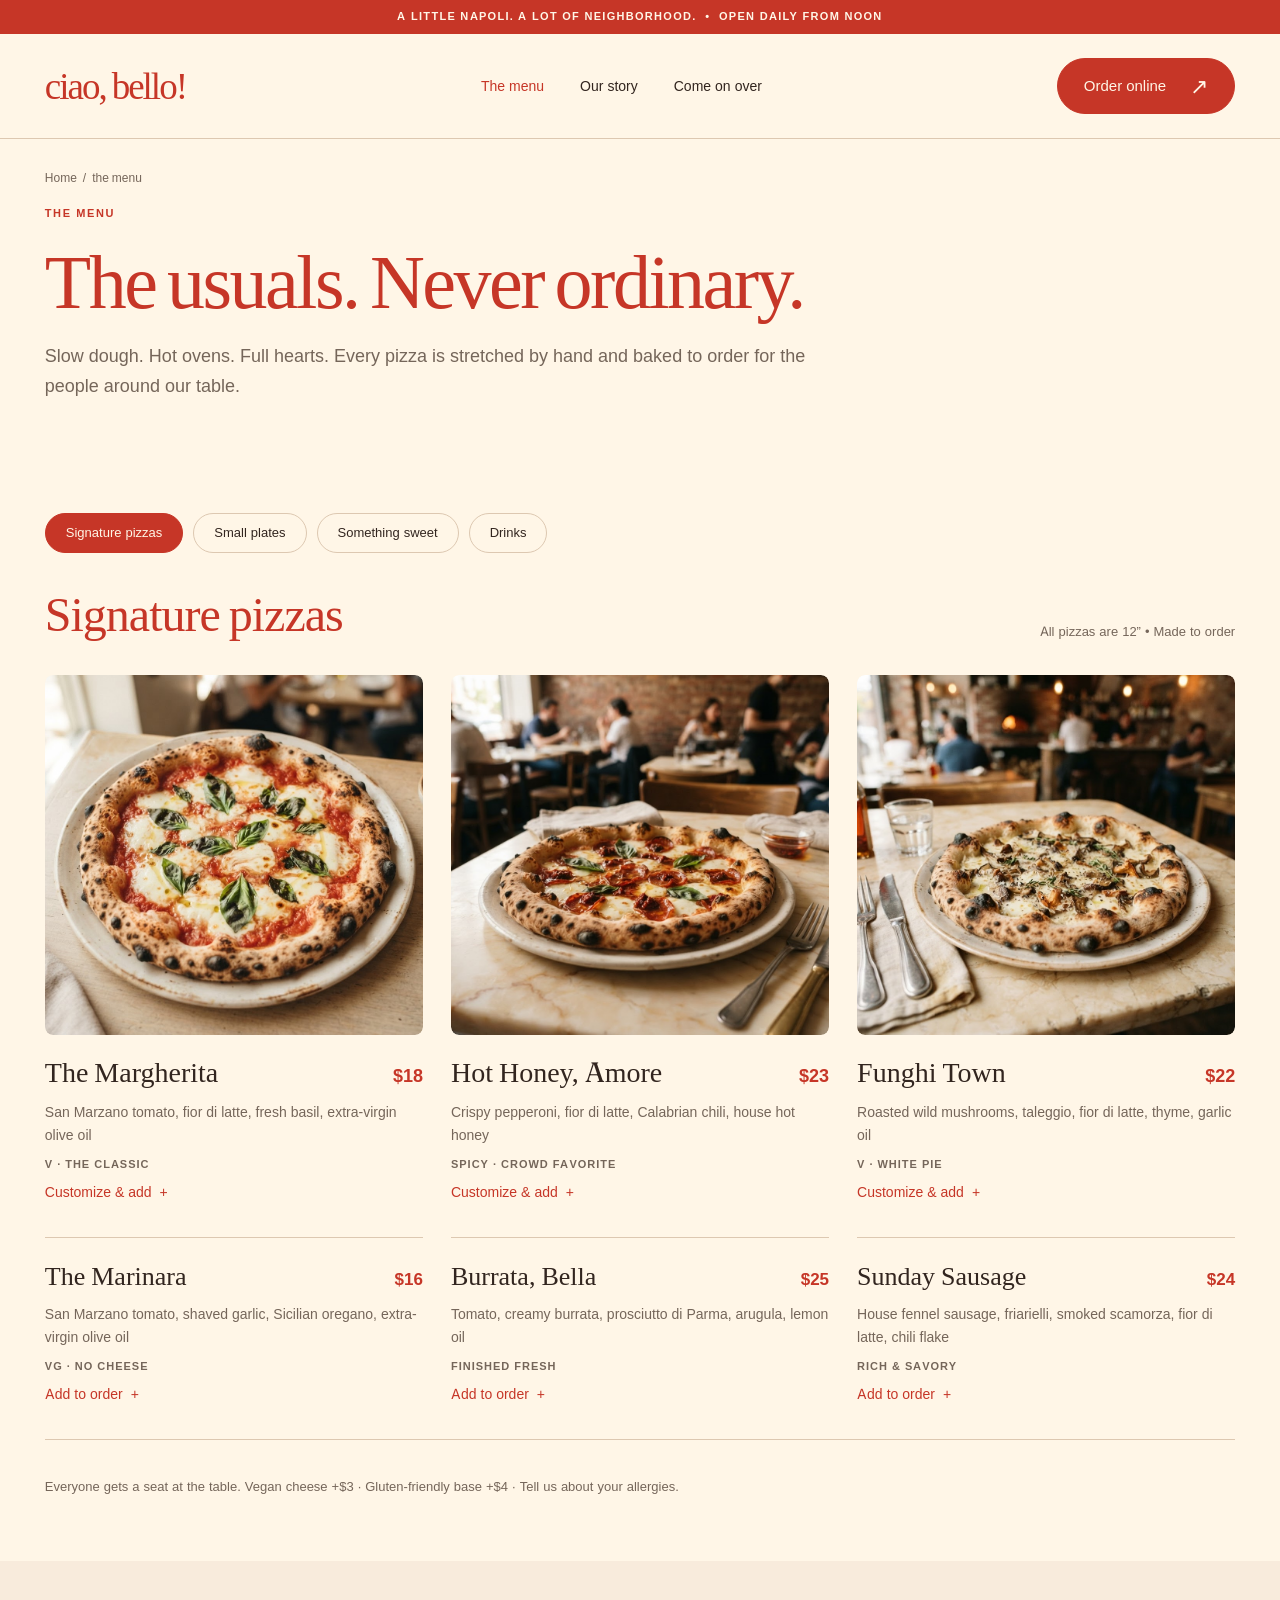
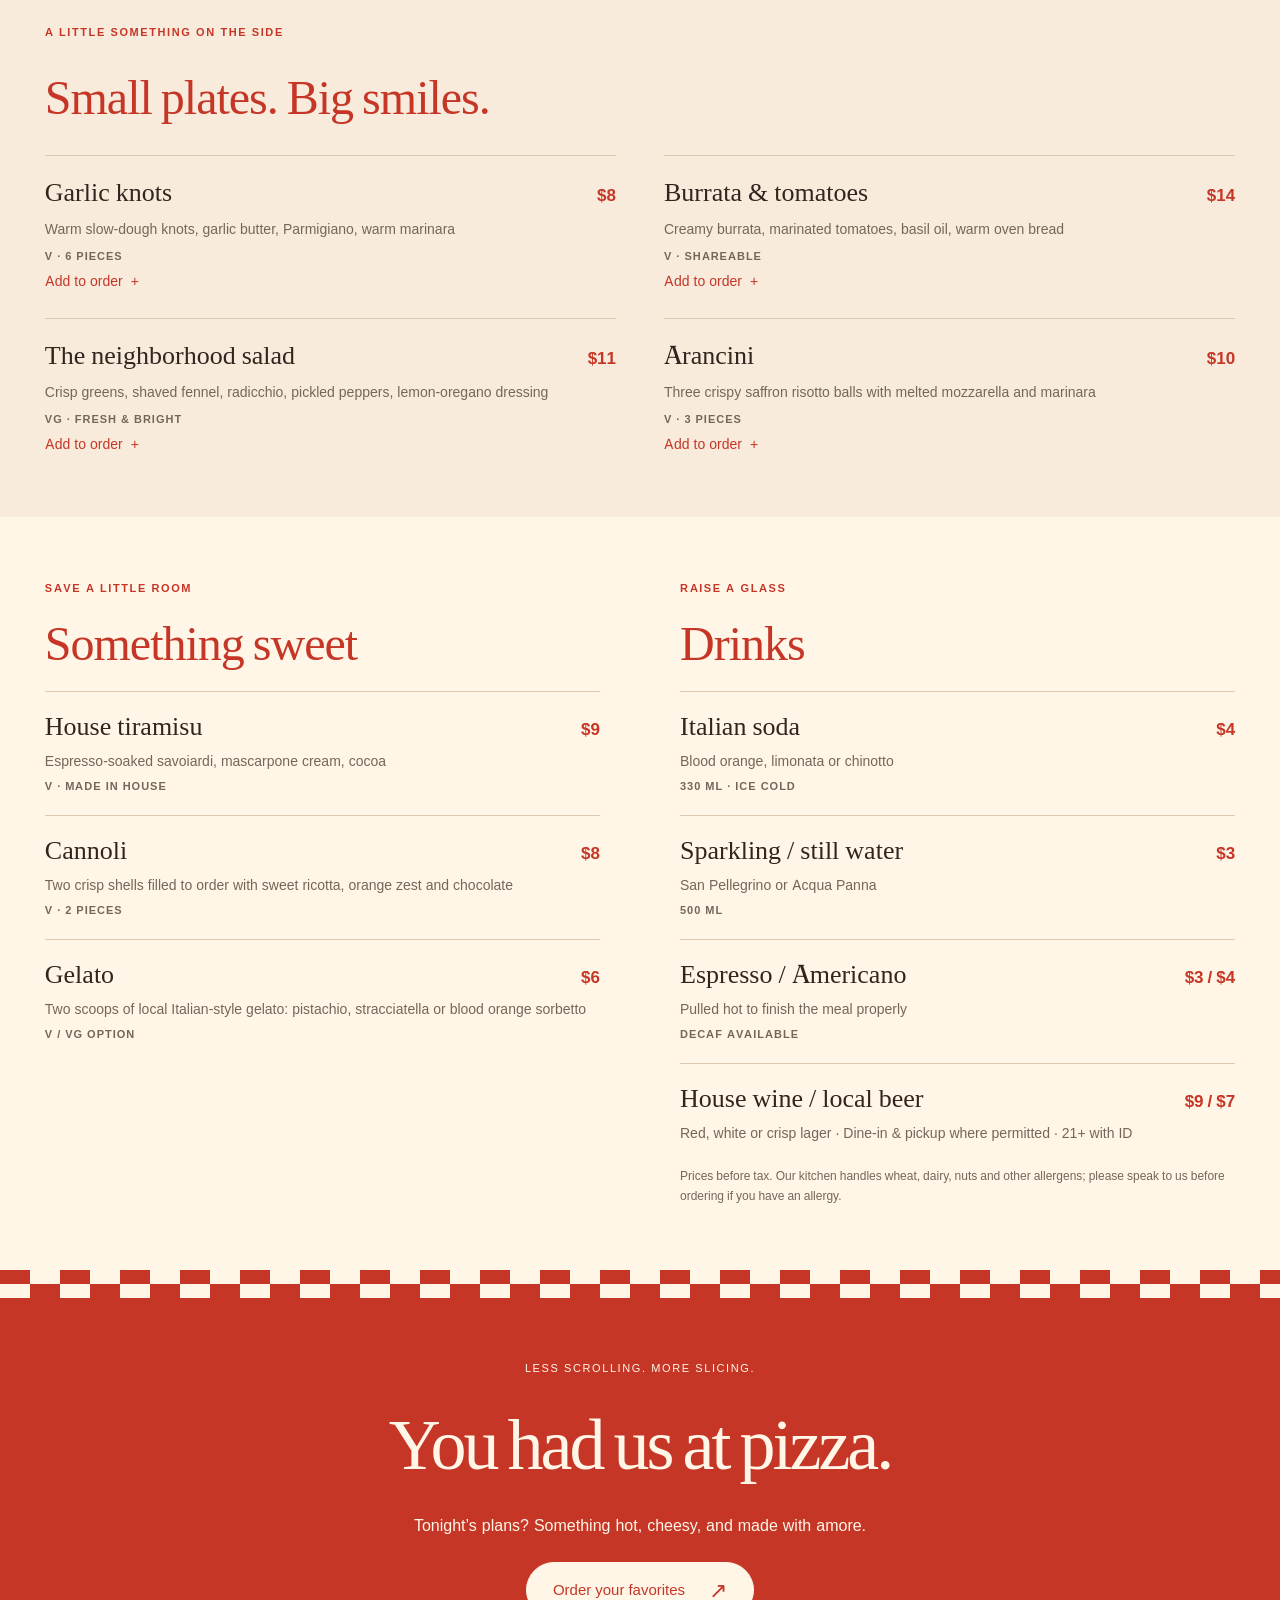
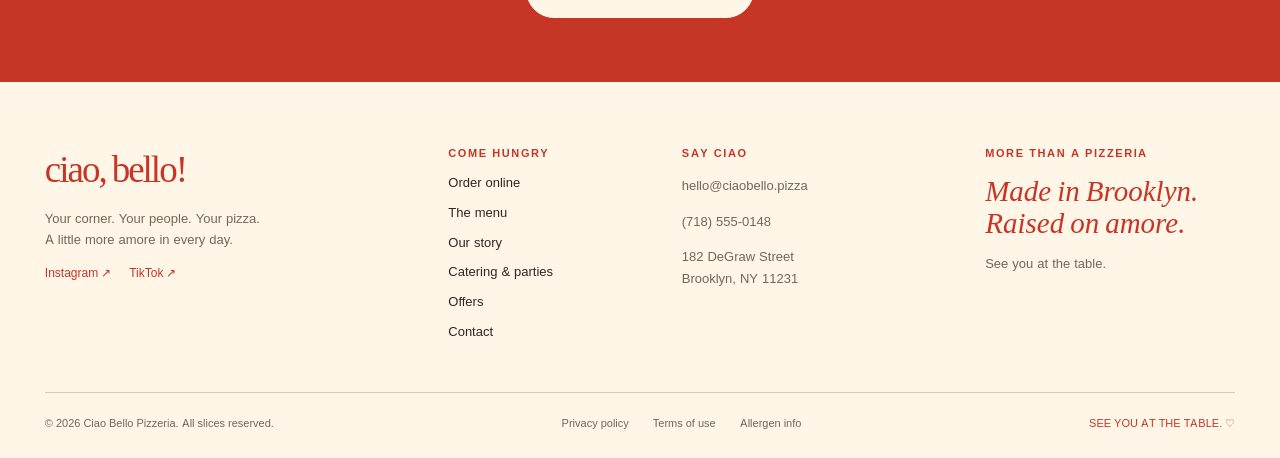
<file: pages/menu.html>
<!DOCTYPE html>
<html lang="en">
<head>
  <meta charset="UTF-8">
  <meta name="viewport" content="width=device-width, initial-scale=1.0">
  <title>The Menu — Ciao Bello Pizzeria</title>
  <meta name="description" content="Explore Ciao Bello Pizzeria's full menu: 48-hour slow-dough Neapolitan pizzas, small plates, house tiramisu, and Italian sodas.">
  <link rel="icon" type="image/svg+xml" href="../assets/logos/slow-proofed-seal.svg">
  <link rel="stylesheet" href="../css/reset.css">
  <link rel="stylesheet" href="../css/variables.css">
  <link rel="stylesheet" href="../css/base.css">
  <link rel="stylesheet" href="../css/layout.css">
  <link rel="stylesheet" href="../css/components.css">
  <link rel="stylesheet" href="../css/pages/menu.css">
  <link rel="stylesheet" href="../css/responsive.css">
</head>
<body>
  <a href="#main-content" class="skip-link">Skip to main content</a>

  <div class="site-shell">
    <!-- Top Welcome Announcement Bar -->
    <div class="welcome-bar" role="region" aria-label="Store announcement">
      <div class="welcome-bar__inner">
        <span>A LITTLE NAPOLI. A LOT OF NEIGHBORHOOD. &nbsp;•&nbsp; OPEN DAILY FROM NOON</span>
      </div>
    </div>

    <!-- Primary Site Header -->
    <header class="site-header">
      <div class="site-header__inner">
        <a href="../index.html" class="brand-wordmark" aria-label="Ciao Bello Pizzeria Home">ciao, bello!</a>

        <nav class="primary-nav" aria-label="Primary navigation">
          <a href="menu.html" class="nav-link is-active" aria-current="page">The menu</a>
          <a href="about.html" class="nav-link">Our story</a>
          <a href="stores.html" class="nav-link">Come on over</a>
        </nav>

        <div class="header-actions">
          <a href="order-online.html" class="header-cta">
            <span>Order online</span>
            <span class="header-cta__arrow" aria-hidden="true">↗</span>
          </a>
          <button type="button" class="mobile-menu-btn" data-mobile-menu-toggle aria-expanded="false" aria-controls="mobile-drawer" aria-label="Open navigation menu">
            <span class="mobile-menu-btn__bars" aria-hidden="true">
              <span></span>
              <span></span>
              <span></span>
            </span>
          </button>
        </div>
      </div>
    </header>

    <!-- Mobile Navigation Drawer -->
    <div class="mobile-drawer__backdrop" data-mobile-drawer-backdrop></div>
    <aside id="mobile-drawer" class="mobile-drawer" aria-label="Mobile navigation" aria-hidden="true">
      <div>
        <div class="mobile-drawer__header">
          <span class="brand-wordmark">ciao, bello!</span>
          <button type="button" class="mobile-drawer__close" data-mobile-menu-close aria-label="Close navigation menu">✕</button>
        </div>
        <nav class="mobile-drawer__nav" aria-label="Mobile links">
          <a href="../index.html" class="mobile-drawer__link">Home</a>
          <a href="menu.html" class="mobile-drawer__link is-active">The menu</a>
          <a href="about.html" class="mobile-drawer__link">Our story</a>
          <a href="stores.html" class="mobile-drawer__link">Come on over</a>
          <a href="deals.html" class="mobile-drawer__link">Offers</a>
          <a href="catering.html" class="mobile-drawer__link">Catering &amp; parties</a>
          <a href="contact.html" class="mobile-drawer__link">Contact</a>
          <a href="cart.html" class="mobile-drawer__link">Your cart (<span data-cart-count>5</span>)</a>
        </nav>
      </div>
      <div class="mobile-drawer__footer">
        <a href="order-online.html" class="btn btn--primary btn--full">
          <span>Order online</span>
          <span class="btn__arrow" aria-hidden="true">↗</span>
        </a>
        <p class="text-xs">182 DeGraw Street, Brooklyn • Open daily from noon</p>
      </div>
    </aside>

    <!-- Main Page Content -->
    <main id="main-content" class="site-main">
      <!-- Page Introduction ("Page introduction") -->
      <section class="page-intro" aria-labelledby="page-heading">
        <div class="page-intro__inner">
          <nav class="breadcrumb" aria-label="Breadcrumb">
            <a href="../index.html">Home</a>
            <span aria-hidden="true">/</span>
            <span>the menu</span>
          </nav>
          <span class="page-intro__label">THE MENU</span>
          <h1 id="page-heading" class="page-intro__heading">The usuals. Never ordinary.</h1>
          <p class="page-intro__desc">Slow dough. Hot ovens. Full hearts. Every pizza is stretched by hand and baked to order for the people around our table.</p>
        </div>
      </section>

      <!-- 1. Signature Pizzas ("Signature pizzas") -->
      <section id="section-pizzas" class="menu-pizzas-section" data-menu-section="pizzas" aria-labelledby="pizzas-heading">
        <div class="menu-pizzas-section__inner">
          <div class="category-pills" role="tablist" aria-label="Menu categories">
            <button type="button" class="category-pill is-active" data-menu-filter="all" aria-pressed="true">Signature pizzas</button>
            <button type="button" class="category-pill" data-menu-filter="antipasti" aria-pressed="false">Small plates</button>
            <button type="button" class="category-pill" data-menu-filter="dolci" aria-pressed="false">Something sweet</button>
            <button type="button" class="category-pill" data-menu-filter="drinks" aria-pressed="false">Drinks</button>
          </div>

          <div class="menu-section-header">
            <h2 id="pizzas-heading" class="menu-section-header__title">Signature pizzas</h2>
            <span class="menu-section-header__note">All pizzas are 12” • Made to order</span>
          </div>

          <!-- Featured Pizzas (3 Photo Cards) -->
          <div class="menu-featured-grid">
            <!-- Card 1: The Margherita -->
            <article class="menu-photo-card" data-category="pizzas">
              <div class="menu-photo-card__media">
                <a href="product-detail.html">
                  <img src="../assets/images/pizza-margherita-card.png" alt="The Margherita pizza" class="menu-photo-card__img" width="413" height="360">
                </a>
              </div>
              <div class="menu-photo-card__details">
                <div class="menu-card-title-row">
                  <h3 class="menu-photo-card__title"><a href="product-detail.html">The Margherita</a></h3>
                  <span class="menu-photo-card__price">$18</span>
                </div>
                <p class="menu-card-desc">San Marzano tomato, fior di latte, fresh basil, extra-virgin olive oil</p>
                <span class="menu-card-tag">V · THE CLASSIC</span>
                <a href="product-detail.html" class="menu-card-action">Customize &amp; add &nbsp;+</a>
              </div>
            </article>

            <!-- Card 2: Hot Honey, Amore -->
            <article class="menu-photo-card" data-category="pizzas">
              <div class="menu-photo-card__media">
                <a href="product-detail.html">
                  <img src="../assets/images/menu-hot-honey-amore.png" alt="Hot Honey, Amore pizza" class="menu-photo-card__img" width="413" height="360">
                </a>
              </div>
              <div class="menu-photo-card__details">
                <div class="menu-card-title-row">
                  <h3 class="menu-photo-card__title"><a href="product-detail.html">Hot Honey, Amore</a></h3>
                  <span class="menu-photo-card__price">$23</span>
                </div>
                <p class="menu-card-desc">Crispy pepperoni, fior di latte, Calabrian chili, house hot honey</p>
                <span class="menu-card-tag">SPICY · CROWD FAVORITE</span>
                <button type="button" class="menu-card-action" data-add-to-cart data-item-id="hot-honey-amore" data-item-name="Hot Honey, Amore" data-item-price="23" data-item-meta="12” · Classic crust · No extras" data-item-image="../assets/images/cart-hot-honey-thumb.png">Customize &amp; add &nbsp;+</button>
              </div>
            </article>

            <!-- Card 3: Funghi Town -->
            <article class="menu-photo-card" data-category="pizzas">
              <div class="menu-photo-card__media">
                <a href="product-detail.html">
                  <img src="../assets/images/menu-funghi-town.png" alt="Funghi Town pizza" class="menu-photo-card__img" width="413" height="360">
                </a>
              </div>
              <div class="menu-photo-card__details">
                <div class="menu-card-title-row">
                  <h3 class="menu-photo-card__title"><a href="product-detail.html">Funghi Town</a></h3>
                  <span class="menu-photo-card__price">$22</span>
                </div>
                <p class="menu-card-desc">Roasted wild mushrooms, taleggio, fior di latte, thyme, garlic oil</p>
                <span class="menu-card-tag">V · WHITE PIE</span>
                <button type="button" class="menu-card-action" data-add-to-cart data-item-id="funghi-town" data-item-name="Funghi Town" data-item-price="22" data-item-meta="12” · Classic crust · No extras" data-item-image="../assets/images/pizza-funghi-town-card.png">Customize &amp; add &nbsp;+</button>
              </div>
            </article>
          </div>

          <!-- More Signature Pizzas (3 Text Cards) -->
          <div class="menu-more-pizzas-grid">
            <!-- The Marinara -->
            <article class="menu-text-card" data-category="pizzas">
              <div class="menu-card-title-row">
                <h3 class="menu-text-card__title">The Marinara</h3>
                <span class="menu-text-card__price">$16</span>
              </div>
              <p class="menu-card-desc">San Marzano tomato, shaved garlic, Sicilian oregano, extra-virgin olive oil</p>
              <span class="menu-card-tag">VG · NO CHEESE</span>
              <button type="button" class="menu-card-action" data-add-to-cart data-item-id="marinara" data-item-name="The Marinara" data-item-price="16" data-item-meta="12” · Classic crust · No cheese">Add to order &nbsp;+</button>
            </article>

            <!-- Burrata, Bella -->
            <article class="menu-text-card" data-category="pizzas">
              <div class="menu-card-title-row">
                <h3 class="menu-text-card__title">Burrata, Bella</h3>
                <span class="menu-text-card__price">$25</span>
              </div>
              <p class="menu-card-desc">Tomato, creamy burrata, prosciutto di Parma, arugula, lemon oil</p>
              <span class="menu-card-tag">FINISHED FRESH</span>
              <button type="button" class="menu-card-action" data-add-to-cart data-item-id="burrata-bella" data-item-name="Burrata, Bella" data-item-price="25" data-item-meta="12” · Classic crust · Prosciutto &amp; burrata">Add to order &nbsp;+</button>
            </article>

            <!-- Sunday Sausage -->
            <article class="menu-text-card" data-category="pizzas">
              <div class="menu-card-title-row">
                <h3 class="menu-text-card__title">Sunday Sausage</h3>
                <span class="menu-text-card__price">$24</span>
              </div>
              <p class="menu-card-desc">House fennel sausage, friarielli, smoked scamorza, fior di latte, chili flake</p>
              <span class="menu-card-tag">RICH &amp; SAVORY</span>
              <button type="button" class="menu-card-action" data-add-to-cart data-item-id="sunday-sausage" data-item-name="Sunday Sausage" data-item-price="24" data-item-meta="12” · Classic crust · Fennel sausage">Add to order &nbsp;+</button>
            </article>
          </div>

          <hr class="divider-sand">

          <p class="menu-dietary-note">Everyone gets a seat at the table. Vegan cheese +$3 · Gluten-friendly base +$4 · Tell us about your allergies.</p>
        </div>
      </section>

      <!-- 2. Small Plates ("Small plates. Big smiles.") -->
      <section id="section-sides" class="menu-sides-section" data-menu-section="antipasti" aria-labelledby="sides-heading">
        <div class="menu-sides-section__inner">
          <span class="section-eyebrow">A LITTLE SOMETHING ON THE SIDE</span>
          <h2 id="sides-heading" class="menu-section-header__title">Small plates. Big smiles.</h2>

          <div class="menu-sides-grid">
            <article class="menu-side-item" data-category="antipasti">
              <div class="menu-card-title-row">
                <h3 class="menu-text-card__title">Garlic knots</h3>
                <span class="menu-text-card__price">$8</span>
              </div>
              <p class="menu-card-desc">Warm slow-dough knots, garlic butter, Parmigiano, warm marinara</p>
              <span class="menu-card-tag">V · 6 PIECES</span>
              <button type="button" class="menu-card-action" data-add-to-cart data-item-id="garlic-knots" data-item-name="Garlic knots" data-item-price="8" data-item-meta="6 pieces · Marinara on the side" data-item-image="../assets/images/cart-garlic-knots-thumb.png">Add to order &nbsp;+</button>
            </article>

            <article class="menu-side-item" data-category="antipasti">
              <div class="menu-card-title-row">
                <h3 class="menu-text-card__title">Burrata &amp; tomatoes</h3>
                <span class="menu-text-card__price">$14</span>
              </div>
              <p class="menu-card-desc">Creamy burrata, marinated tomatoes, basil oil, warm oven bread</p>
              <span class="menu-card-tag">V · SHAREABLE</span>
              <button type="button" class="menu-card-action" data-add-to-cart data-item-id="burrata-tomatoes" data-item-name="Burrata &amp; tomatoes" data-item-price="14" data-item-meta="Shareable · Warm oven bread">Add to order &nbsp;+</button>
            </article>

            <article class="menu-side-item" data-category="antipasti">
              <div class="menu-card-title-row">
                <h3 class="menu-text-card__title">The neighborhood salad</h3>
                <span class="menu-text-card__price">$11</span>
              </div>
              <p class="menu-card-desc">Crisp greens, shaved fennel, radicchio, pickled peppers, lemon-oregano dressing</p>
              <span class="menu-card-tag">VG · FRESH &amp; BRIGHT</span>
              <button type="button" class="menu-card-action" data-add-to-cart data-item-id="neighborhood-salad" data-item-name="The neighborhood salad" data-item-price="11" data-item-meta="Crisp greens · Lemon-oregano dressing">Add to order &nbsp;+</button>
            </article>

            <article class="menu-side-item" data-category="antipasti">
              <div class="menu-card-title-row">
                <h3 class="menu-text-card__title">Arancini</h3>
                <span class="menu-text-card__price">$10</span>
              </div>
              <p class="menu-card-desc">Three crispy saffron risotto balls with melted mozzarella and marinara</p>
              <span class="menu-card-tag">V · 3 PIECES</span>
              <button type="button" class="menu-card-action" data-add-to-cart data-item-id="arancini" data-item-name="Arancini" data-item-price="10" data-item-meta="3 pieces · Warm marinara">Add to order &nbsp;+</button>
            </article>
          </div>
        </div>
      </section>

      <!-- 3. Desserts & Drinks ("Desserts and drinks") -->
      <section class="menu-sweet-drinks-section" aria-label="Something sweet and Drinks">
        <div class="menu-sweet-drinks-section__inner">
          <!-- Left: Something sweet -->
          <div id="section-sweet" class="menu-column-group" data-menu-section="dolci">
            <span class="section-eyebrow">SAVE A LITTLE ROOM</span>
            <h2 class="menu-section-header__title">Something sweet</h2>

            <article class="menu-line-item" data-category="dolci">
              <div class="menu-card-title-row">
                <h3 class="menu-text-card__title">House tiramisu</h3>
                <span class="menu-text-card__price">$9</span>
              </div>
              <p class="menu-card-desc">Espresso-soaked savoiardi, mascarpone cream, cocoa</p>
              <span class="menu-card-tag">V · MADE IN HOUSE</span>
            </article>

            <article class="menu-line-item" data-category="dolci">
              <div class="menu-card-title-row">
                <h3 class="menu-text-card__title">Cannoli</h3>
                <span class="menu-text-card__price">$8</span>
              </div>
              <p class="menu-card-desc">Two crisp shells filled to order with sweet ricotta, orange zest and chocolate</p>
              <span class="menu-card-tag">V · 2 PIECES</span>
            </article>

            <article class="menu-line-item" data-category="dolci">
              <div class="menu-card-title-row">
                <h3 class="menu-text-card__title">Gelato</h3>
                <span class="menu-text-card__price">$6</span>
              </div>
              <p class="menu-card-desc">Two scoops of local Italian-style gelato: pistachio, stracciatella or blood orange sorbetto</p>
              <span class="menu-card-tag">V / VG OPTION</span>
            </article>
          </div>

          <!-- Right: Drinks -->
          <div id="section-drinks" class="menu-column-group" data-menu-section="drinks">
            <span class="section-eyebrow">RAISE A GLASS</span>
            <h2 class="menu-section-header__title">Drinks</h2>

            <article class="menu-line-item" data-category="drinks">
              <div class="menu-card-title-row">
                <h3 class="menu-text-card__title">Italian soda</h3>
                <span class="menu-text-card__price">$4</span>
              </div>
              <p class="menu-card-desc">Blood orange, limonata or chinotto</p>
              <span class="menu-card-tag">330 ML · ICE COLD</span>
            </article>

            <article class="menu-line-item" data-category="drinks">
              <div class="menu-card-title-row">
                <h3 class="menu-text-card__title">Sparkling / still water</h3>
                <span class="menu-text-card__price">$3</span>
              </div>
              <p class="menu-card-desc">San Pellegrino or Acqua Panna</p>
              <span class="menu-card-tag">500 ML</span>
            </article>

            <article class="menu-line-item" data-category="drinks">
              <div class="menu-card-title-row">
                <h3 class="menu-text-card__title">Espresso / Americano</h3>
                <span class="menu-text-card__price">$3 / $4</span>
              </div>
              <p class="menu-card-desc">Pulled hot to finish the meal properly</p>
              <span class="menu-card-tag">DECAF AVAILABLE</span>
            </article>

            <article class="menu-line-item" data-category="drinks">
              <div class="menu-card-title-row">
                <h3 class="menu-text-card__title">House wine / local beer</h3>
                <span class="menu-text-card__price">$9 / $7</span>
              </div>
              <p class="menu-card-desc">Red, white or crisp lager · Dine-in &amp; pickup where permitted · 21+ with ID</p>
            </article>

            <p class="menu-allergen-footnote">Prices before tax. Our kitchen handles wheat, dairy, nuts and other allergens; please speak to us before ordering if you have an allergy.</p>
          </div>
        </div>
      </section>

      <!-- 4. Dinner Is Sorted ("Dinner is sorted") -->
      <section class="dinner-sorted" aria-labelledby="menu-closing-heading">
        <div class="checker-trim" aria-hidden="true"></div>
        <div class="dinner-sorted__inner">
          <span class="dinner-sorted__kicker">LESS SCROLLING. MORE SLICING.</span>
          <h2 id="menu-closing-heading" class="dinner-sorted__title">You had us at pizza.</h2>
          <p class="dinner-sorted__desc">Tonight’s plans? Something hot, cheesy, and made with amore.</p>
          <div class="dinner-sorted__actions">
            <a href="order-online.html" class="btn btn--cream">
              <span>Order your favorites</span>
              <span class="btn__arrow" aria-hidden="true">↗</span>
            </a>
          </div>
        </div>
      </section>
    </main>

    <!-- Global Footer ("Ciao for now") -->
    <footer class="site-footer">
      <div class="site-footer__inner">
        <div class="footer-top">
          <div class="footer-brand">
            <a href="../index.html" class="footer-brand__wordmark">ciao, bello!</a>
            <p class="footer-brand__desc">Your corner. Your people. Your pizza.<br>A little more amore in every day.</p>
            <div class="footer-brand__socials">
              <a href="https://instagram.com" target="_blank" rel="noopener noreferrer">Instagram ↗</a>
              <a href="https://tiktok.com" target="_blank" rel="noopener noreferrer">TikTok ↗</a>
            </div>
          </div>

          <div class="footer-col footer-col--explore">
            <span class="footer-col__label">COME HUNGRY</span>
            <a href="order-online.html" class="footer-col__link">Order online</a>
            <a href="menu.html" class="footer-col__link">The menu</a>
            <a href="about.html" class="footer-col__link">Our story</a>
            <a href="catering.html" class="footer-col__link">Catering &amp; parties</a>
            <a href="deals.html" class="footer-col__link">Offers</a>
            <a href="contact.html" class="footer-col__link">Contact</a>
          </div>

          <div class="footer-col footer-col--contact">
            <span class="footer-col__label">SAY CIAO</span>
            <a href="mailto:hello@ciaobello.pizza" class="footer-col__text">hello@ciaobello.pizza</a>
            <a href="tel:+17185550148" class="footer-col__text">(718) 555-0148</a>
            <p class="footer-col__text">182 DeGraw Street<br>Brooklyn, NY 11231</p>
          </div>

          <div class="footer-col footer-col--promise">
            <span class="footer-col__label">MORE THAN A PIZZERIA</span>
            <p class="footer-col__promise">Made in Brooklyn.<br>Raised on amore.</p>
            <p class="footer-col__text">See you at the table.</p>
          </div>
        </div>

        <div class="footer-legal">
          <span>© <span data-current-year>2026</span> Ciao Bello Pizzeria. All slices reserved.</span>
          <div class="footer-legal__policies">
            <a href="contact.html">Privacy policy</a>
            <a href="contact.html">Terms of use</a>
            <a href="contact.html">Allergen info</a>
          </div>
          <span class="footer-legal__signoff">SEE YOU AT THE TABLE. ♡</span>
        </div>
      </div>
    </footer>
  </div>

  <script type="module" src="../js/main.js"></script>
</body>
</html>
</file>
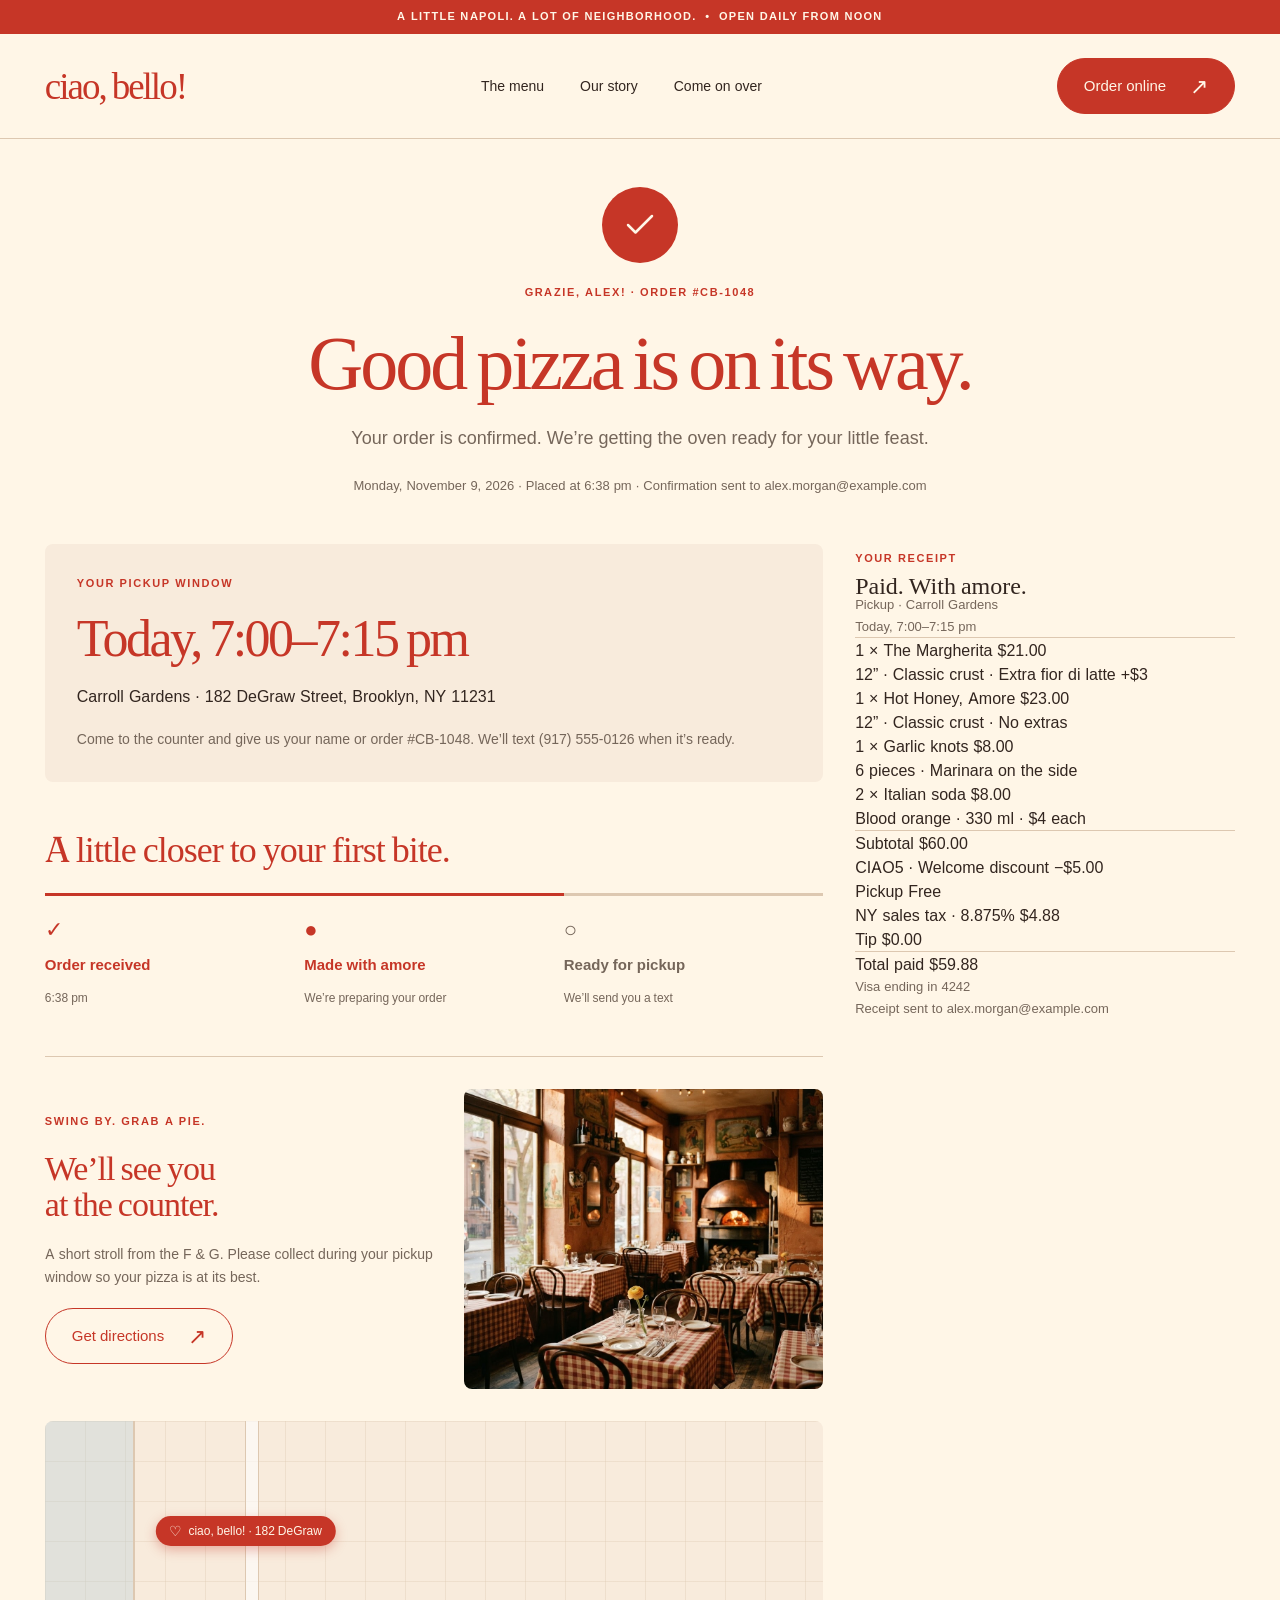
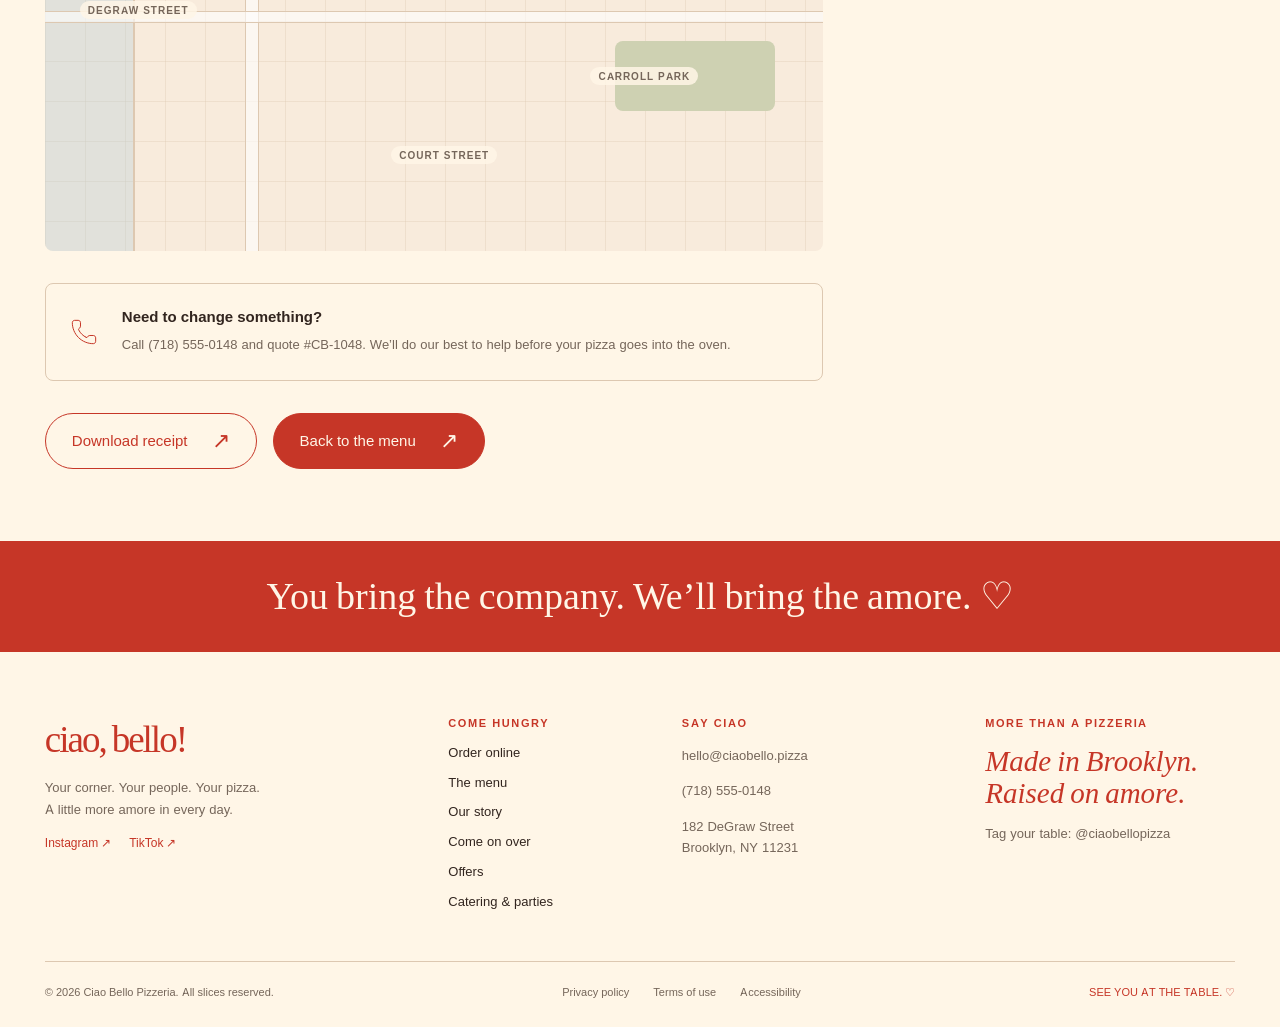
<file: pages/order-confirmation.html>
<!DOCTYPE html>
<html lang="en">
<head>
  <meta charset="UTF-8">
  <meta name="viewport" content="width=device-width, initial-scale=1.0">
  <title>Ciao Bello · Order confirmation</title>
  <meta name="description" content="Your order is confirmed. We’re getting the oven ready for your little feast.">
  <link rel="icon" type="image/svg+xml" href="../assets/logos/ciao-bello-wordmark.svg">
  <link rel="stylesheet" href="../css/reset.css">
  <link rel="stylesheet" href="../css/variables.css">
  <link rel="stylesheet" href="../css/base.css">
  <link rel="stylesheet" href="../css/layout.css">
  <link rel="stylesheet" href="../css/components.css">
  <link rel="stylesheet" href="../css/pages/order-confirmation.css">
  <link rel="stylesheet" href="../css/responsive.css">
</head>
<body class="page-wrapper" data-page="order-confirmation">
  <a href="#main-content" class="skip-link">Skip to main content</a>

  <!-- Top Welcome Announcement Bar -->
  <div class="welcome-bar" role="region" aria-label="Store announcement">
    <div class="welcome-bar__inner">
      <span>A LITTLE NAPOLI. A LOT OF NEIGHBORHOOD. &nbsp;&bull;&nbsp; OPEN DAILY FROM NOON</span>
    </div>
  </div>

  <!-- Primary Site Header -->
  <header class="site-header">
    <div class="site-header__inner">
      <a href="../index.html" class="brand-wordmark" aria-label="Ciao Bello Pizzeria Home">ciao, bello!</a>

      <nav class="primary-nav" aria-label="Primary navigation">
        <a href="menu.html" class="nav-link">The menu</a>
        <a href="about.html" class="nav-link">Our story</a>
        <a href="stores.html" class="nav-link">Come on over</a>
      </nav>

      <div class="header-actions">
        <a href="order-online.html" class="header-cta">
          <span>Order online</span>
          <span class="header-cta__arrow" aria-hidden="true">↗</span>
        </a>
        <button type="button" class="mobile-menu-btn" data-mobile-menu-toggle aria-expanded="false" aria-controls="mobile-drawer" aria-label="Open navigation menu">
          <span class="mobile-menu-btn__bars" aria-hidden="true">
            <span></span>
            <span></span>
            <span></span>
          </span>
        </button>
      </div>
    </div>
  </header>

  <!-- Mobile Navigation Drawer -->
  <div class="mobile-drawer__backdrop" data-mobile-drawer-backdrop></div>
  <aside id="mobile-drawer" class="mobile-drawer" aria-label="Mobile navigation" aria-hidden="true">
    <div>
      <div class="mobile-drawer__header">
        <span class="brand-wordmark">ciao, bello!</span>
        <button type="button" class="mobile-drawer__close" data-mobile-menu-close aria-label="Close navigation menu">&#10005;</button>
      </div>
      <nav class="mobile-drawer__nav" aria-label="Mobile links">
        <a href="../index.html" class="mobile-drawer__link">Home</a>
        <a href="menu.html" class="mobile-drawer__link">The menu</a>
        <a href="about.html" class="mobile-drawer__link">Our story</a>
        <a href="stores.html" class="mobile-drawer__link">Come on over</a>
        <a href="deals.html" class="mobile-drawer__link">Offers</a>
        <a href="catering.html" class="mobile-drawer__link">Catering &amp; parties</a>
        <a href="contact.html" class="mobile-drawer__link">Contact</a>
        <a href="cart.html" class="mobile-drawer__link">Your cart (<span data-cart-count>0</span>)</a>
      </nav>
    </div>
    <div class="mobile-drawer__footer">
      <a href="order-online.html" class="btn btn--primary btn--full">
        <span>Order online</span>
        <span class="btn__arrow" aria-hidden="true">↗</span>
      </a>
      <p class="text-xs">182 DeGraw Street, Brooklyn • Open daily from noon</p>
    </div>
  </aside>

  <main id="main-content">
    <!-- 1. Order Confirmation Introduction (1440×403) -->
    <section class="confirmation-intro-section" aria-labelledby="confirmation-heading">
      <div class="confirmed-seal" aria-hidden="true">
        <svg class="confirmed-seal__icon" viewBox="0 0 36 36" fill="none" xmlns="http://www.w3.org/2000/svg">
          <path d="M6 18L13.5 25.5L30 9" stroke="#FFF6E7" stroke-width="2.5" stroke-linecap="round" stroke-linejoin="round"/>
        </svg>
      </div>
      <p class="section-eyebrow" data-confirmed-reference>GRAZIE, ALEX! · ORDER #CB-1048</p>
      <h1 id="confirmation-heading" class="confirmation-intro__headline">Good pizza is on its way.</h1>
      <p class="confirmation-intro__desc">Your order is confirmed. We’re getting the oven ready for your little feast.</p>
      <p class="confirmation-intro__meta" data-confirmed-meta>Monday, November 9, 2026 · Placed at 6:38 pm · Confirmation sent to <span data-confirmed-email>alex.morgan@example.com</span></p>
    </section>

    <!-- 2. Confirmed Order Workspace (1440×1590) -->
    <section class="confirmed-workspace-section" aria-label="Order progress and receipt">
      <div class="confirmed-workspace-section__inner">
        <!-- Main Column (850px) -->
        <div class="confirmed-main-col">
          <!-- Pickup Time Card -->
          <article class="pickup-window-card">
            <p class="section-eyebrow">YOUR PICKUP WINDOW</p>
            <h2 class="pickup-window-card__time">Today, 7:00–7:15 pm</h2>
            <p class="pickup-window-card__addr">Carroll Gardens · 182 DeGraw Street, Brooklyn, NY 11231</p>
            <p class="pickup-window-card__instructions">Come to the counter and give us your name or order #CB-1048. We’ll text (917) 555-0126 when it’s ready.</p>
          </article>

          <!-- Order Progress -->
          <article class="order-progress-card">
            <h2 class="order-progress-card__title">A little closer to your first bite.</h2>
            <div class="progress-stages-grid">
              <div class="order-stage order-stage--completed">
                <span class="order-stage__icon" aria-hidden="true">✓</span>
                <span class="order-stage__name">Order received</span>
                <span class="order-stage__desc">6:38 pm</span>
              </div>
              <div class="order-stage order-stage--current">
                <span class="order-stage__icon" aria-hidden="true">●</span>
                <span class="order-stage__name">Made with amore</span>
                <span class="order-stage__desc">We’re preparing your order</span>
              </div>
              <div class="order-stage">
                <span class="order-stage__icon" aria-hidden="true">○</span>
                <span class="order-stage__name">Ready for pickup</span>
                <span class="order-stage__desc">We’ll send you a text</span>
              </div>
            </div>
          </article>

          <hr class="divider-sand">

          <!-- Pickup Guidance -->
          <div class="pickup-guidance-row">
            <div class="pickup-guidance__copy">
              <p class="section-eyebrow">SWING BY. GRAB A PIE.</p>
              <h2 class="pickup-guidance__title">We’ll see you<br>at the counter.</h2>
              <p class="pickup-guidance__desc">A short stroll from the F &amp; G. Please collect during your pickup window so your pizza is at its best.</p>
              <div>
                <a href="https://maps.google.com/?q=182+DeGraw+Street+Brooklyn+NY+11231" target="_blank" rel="noopener noreferrer" class="btn btn--outline">
                  <span>Get directions</span>
                  <span class="btn__arrow" aria-hidden="true">↗</span>
                </a>
              </div>
            </div>
            <img src="../assets/images/neighborhood-pizzeria-interior.png" alt="Ciao Bello pizzeria counter" class="pickup-guidance__img" width="390" height="300">
          </div>

          <!-- Illustrated Map -->
          <div class="neighborhood-map" role="img" aria-label="Neighborhood map indicating Carroll Gardens location at 182 DeGraw Street, near Court Street and Carroll Park">
            <div class="neighborhood-map__grid"></div>
            <div class="neighborhood-map__water"></div>
            <div class="neighborhood-map__park"></div>
            <div class="neighborhood-map__avenue"></div>
            <div class="neighborhood-map__street"></div>
            <span class="neighborhood-map__label" style="left: 4.5%; top: 41.8%;">DEGRAW STREET</span>
            <span class="neighborhood-map__label" style="left: 44.5%; top: 75.5%;">COURT STREET</span>
            <span class="neighborhood-map__label" style="left: 70.1%; top: 57.2%;">Carroll Park</span>
            <div class="neighborhood-map__pin" style="left: 25.8%; top: 25.5%;">
              <span class="neighborhood-map__pin-dot" aria-hidden="true">♡</span>
              <span class="neighborhood-map__pin-text">ciao, bello! · 182 DeGraw</span>
            </div>
          </div>

          <!-- Order Support -->
          <div class="order-support-box">
            <img src="../assets/icons/phone.svg" alt="" class="order-support-box__icon" width="28" height="28">
            <div class="order-support-box__copy">
              <h3 class="order-support-box__title">Need to change something?</h3>
              <p class="order-support-box__desc">Call (718) 555-0148 and quote #CB-1048. We’ll do our best to help before your pizza goes into the oven.</p>
            </div>
          </div>

          <!-- Actions -->
          <div class="receipt-actions-row">
            <button type="button" class="btn btn--outline" data-print-receipt>
              <span>Download receipt</span>
              <span class="btn__arrow" aria-hidden="true">↗</span>
            </button>
            <a href="menu.html" class="btn btn--primary">
              <span>Back to the menu</span>
              <span class="btn__arrow" aria-hidden="true">↗</span>
            </a>
          </div>
        </div>

        <!-- Receipt Sidebar (398px) -->
        <aside class="cart-summary-card" aria-labelledby="receipt-heading">
          <p class="section-eyebrow">YOUR RECEIPT</p>
          <h2 id="receipt-heading" class="cart-summary-card__title">Paid. With amore.</h2>
          <p class="text-xs text-taupe" style="margin-top: -10px;">Pickup · Carroll Gardens<br>Today, 7:00–7:15 pm</p>

          <hr class="divider-sand">

          <div class="order-summary-list" data-receipt-items>
            <div class="summary-item">
              <div class="summary-item__row">
                <span class="summary-item__name">1 × The Margherita</span>
                <span class="summary-item__price">$21.00</span>
              </div>
              <p class="summary-item__desc">12” · Classic crust · Extra fior di latte +$3</p>
            </div>

            <div class="summary-item">
              <div class="summary-item__row">
                <span class="summary-item__name">1 × Hot Honey, Amore</span>
                <span class="summary-item__price">$23.00</span>
              </div>
              <p class="summary-item__desc">12” · Classic crust · No extras</p>
            </div>

            <div class="summary-item">
              <div class="summary-item__row">
                <span class="summary-item__name">1 × Garlic knots</span>
                <span class="summary-item__price">$8.00</span>
              </div>
              <p class="summary-item__desc">6 pieces · Marinara on the side</p>
            </div>

            <div class="summary-item">
              <div class="summary-item__row">
                <span class="summary-item__name">2 × Italian soda</span>
                <span class="summary-item__price">$8.00</span>
              </div>
              <p class="summary-item__desc">Blood orange · 330 ml · $4 each</p>
            </div>
          </div>

          <hr class="divider-sand">

          <div class="cart-breakdown">
            <div class="breakdown-row">
              <span class="breakdown-row__label">Subtotal</span>
              <span class="breakdown-row__value" data-receipt-subtotal>$60.00</span>
            </div>
            <div class="breakdown-row">
              <span class="breakdown-row__label">CIAO5 · Welcome discount</span>
              <span class="breakdown-row__value" data-receipt-discount>−$5.00</span>
            </div>
            <div class="breakdown-row">
              <span class="breakdown-row__label">Pickup</span>
              <span class="breakdown-row__value">Free</span>
            </div>
            <div class="breakdown-row">
              <span class="breakdown-row__label">NY sales tax · 8.875%</span>
              <span class="breakdown-row__value" data-receipt-tax>$4.88</span>
            </div>
            <div class="breakdown-row">
              <span class="breakdown-row__label">Tip</span>
              <span class="breakdown-row__value" data-receipt-tip>$0.00</span>
            </div>
          </div>

          <hr class="divider-sand">

          <div class="total-row">
            <span class="total-row__label">Total paid</span>
            <span class="total-row__amount" data-receipt-total>$59.88</span>
          </div>

          <p class="text-xs text-taupe">Visa ending in 4242<br>Receipt sent to alex.morgan@example.com</p>
        </aside>
      </div>
    </section>

    <!-- 3. Thank You Ribbon (1440×110) -->
    <section class="thank-you-ribbon" aria-label="Thank you note">
      <p class="thank-you-ribbon__text">You bring the company. We’ll bring the amore. ♡</p>
    </section>
  </main>

  <!-- Global Footer -->
  <footer class="site-footer">
    <div class="site-footer__inner">
      <div class="footer-top">
        <div class="footer-brand">
          <a href="../index.html" class="footer-brand__wordmark">ciao, bello!</a>
          <p class="footer-brand__desc">Your corner. Your people. Your pizza.<br>A little more amore in every day.</p>
          <div class="footer-brand__socials">
            <a href="https://instagram.com" target="_blank" rel="noopener noreferrer">Instagram ↗</a>
            <a href="https://tiktok.com" target="_blank" rel="noopener noreferrer">TikTok ↗</a>
          </div>
        </div>

        <div class="footer-col footer-col--explore">
          <span class="footer-col__label">COME HUNGRY</span>
          <a href="order-online.html" class="footer-col__link">Order online</a>
          <a href="menu.html" class="footer-col__link">The menu</a>
          <a href="about.html" class="footer-col__link">Our story</a>
          <a href="stores.html" class="footer-col__link">Come on over</a>
          <a href="deals.html" class="footer-col__link">Offers</a>
          <a href="catering.html" class="footer-col__link">Catering &amp; parties</a>
        </div>

        <div class="footer-col footer-col--contact">
          <span class="footer-col__label">SAY CIAO</span>
          <a href="mailto:hello@ciaobello.pizza" class="footer-col__text">hello@ciaobello.pizza</a>
          <a href="tel:+17185550148" class="footer-col__text">(718) 555-0148</a>
          <p class="footer-col__text">182 DeGraw Street<br>Brooklyn, NY 11231</p>
        </div>

        <div class="footer-col footer-col--promise">
          <span class="footer-col__label">MORE THAN A PIZZERIA</span>
          <p class="footer-col__promise">Made in Brooklyn.<br>Raised on amore.</p>
          <p class="footer-col__text">Tag your table: @ciaobellopizza</p>
        </div>
      </div>

      <div class="footer-legal">
        <span>&copy; <span data-current-year>2026</span> Ciao Bello Pizzeria. All slices reserved.</span>
        <div class="footer-legal__policies">
          <a href="contact.html">Privacy policy</a>
          <a href="contact.html">Terms of use</a>
          <a href="contact.html">Accessibility</a>
        </div>
        <span class="footer-legal__signoff">SEE YOU AT THE TABLE. ♡</span>
      </div>
    </div>
  </footer>

  <div class="toast-container" aria-live="polite" aria-atomic="true" data-toast-container></div>

  <script type="module" src="../js/main.js"></script>
</body>
</html>
</file>
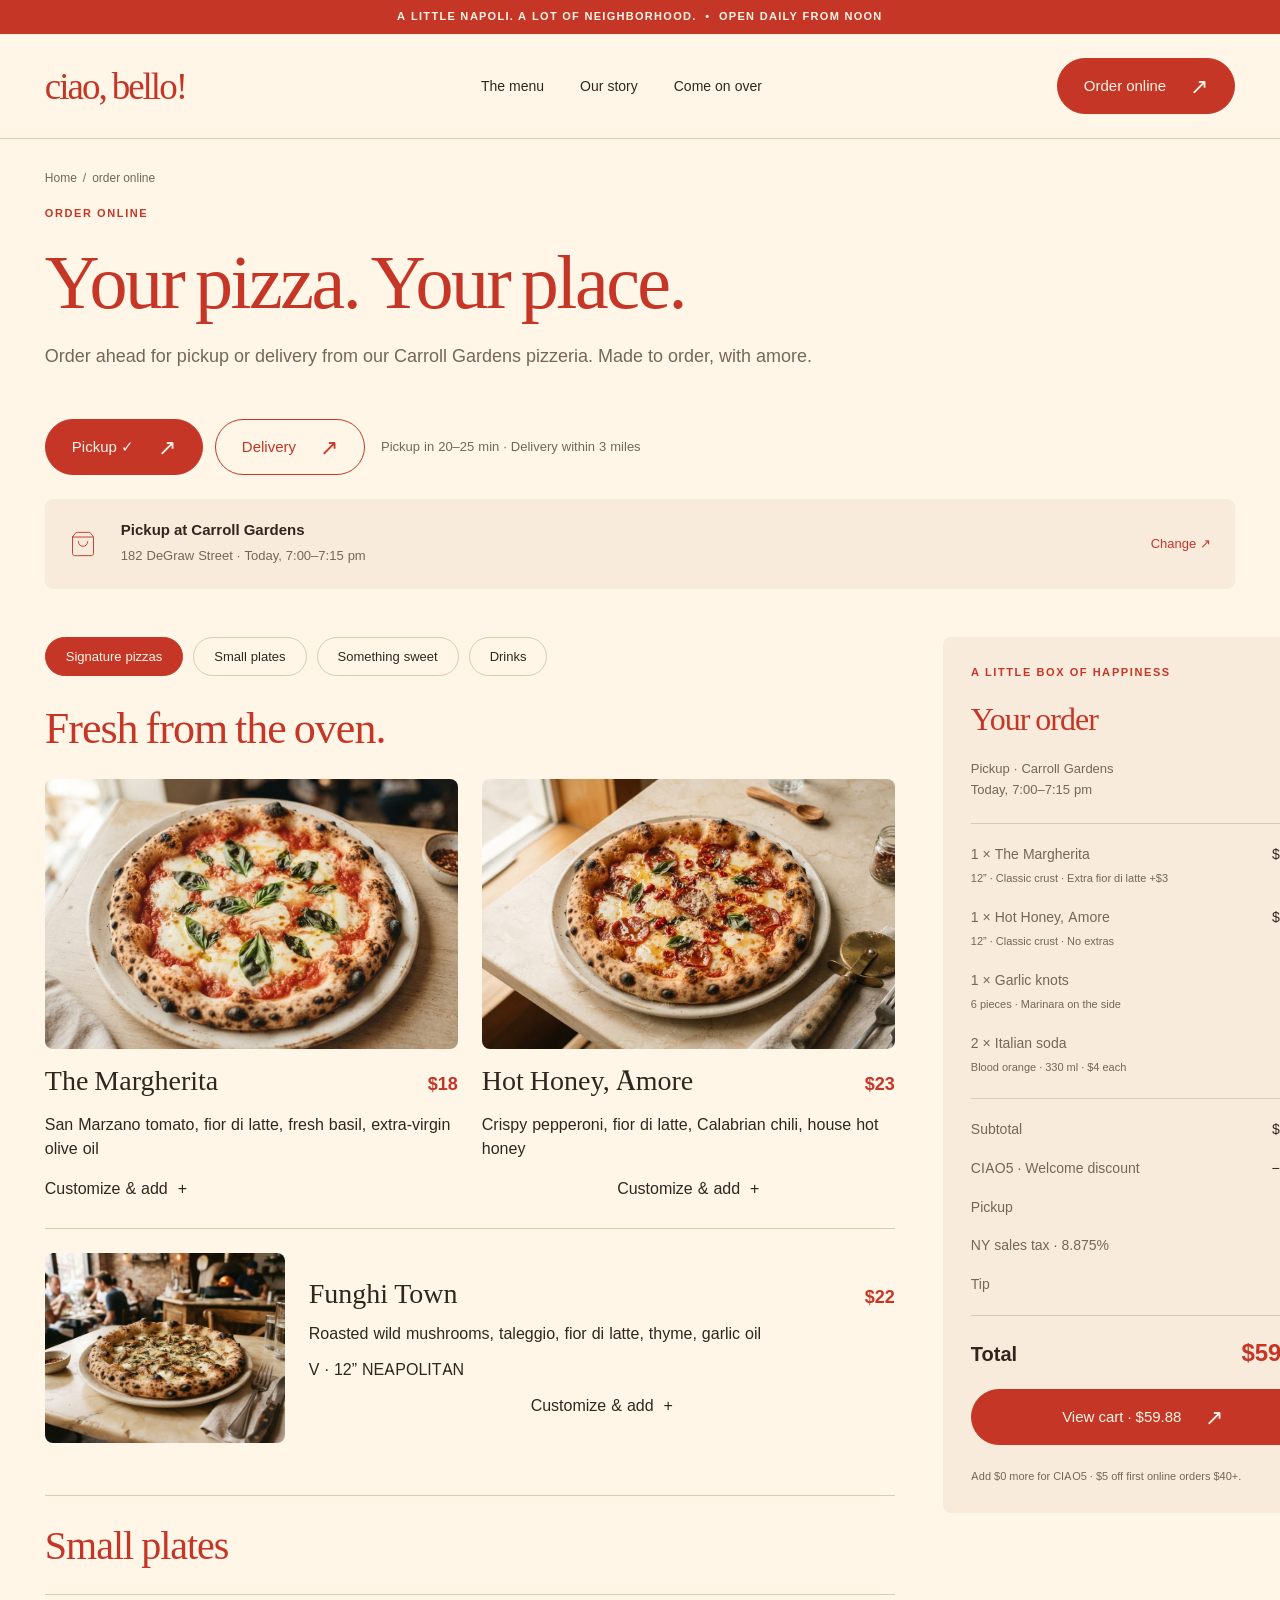
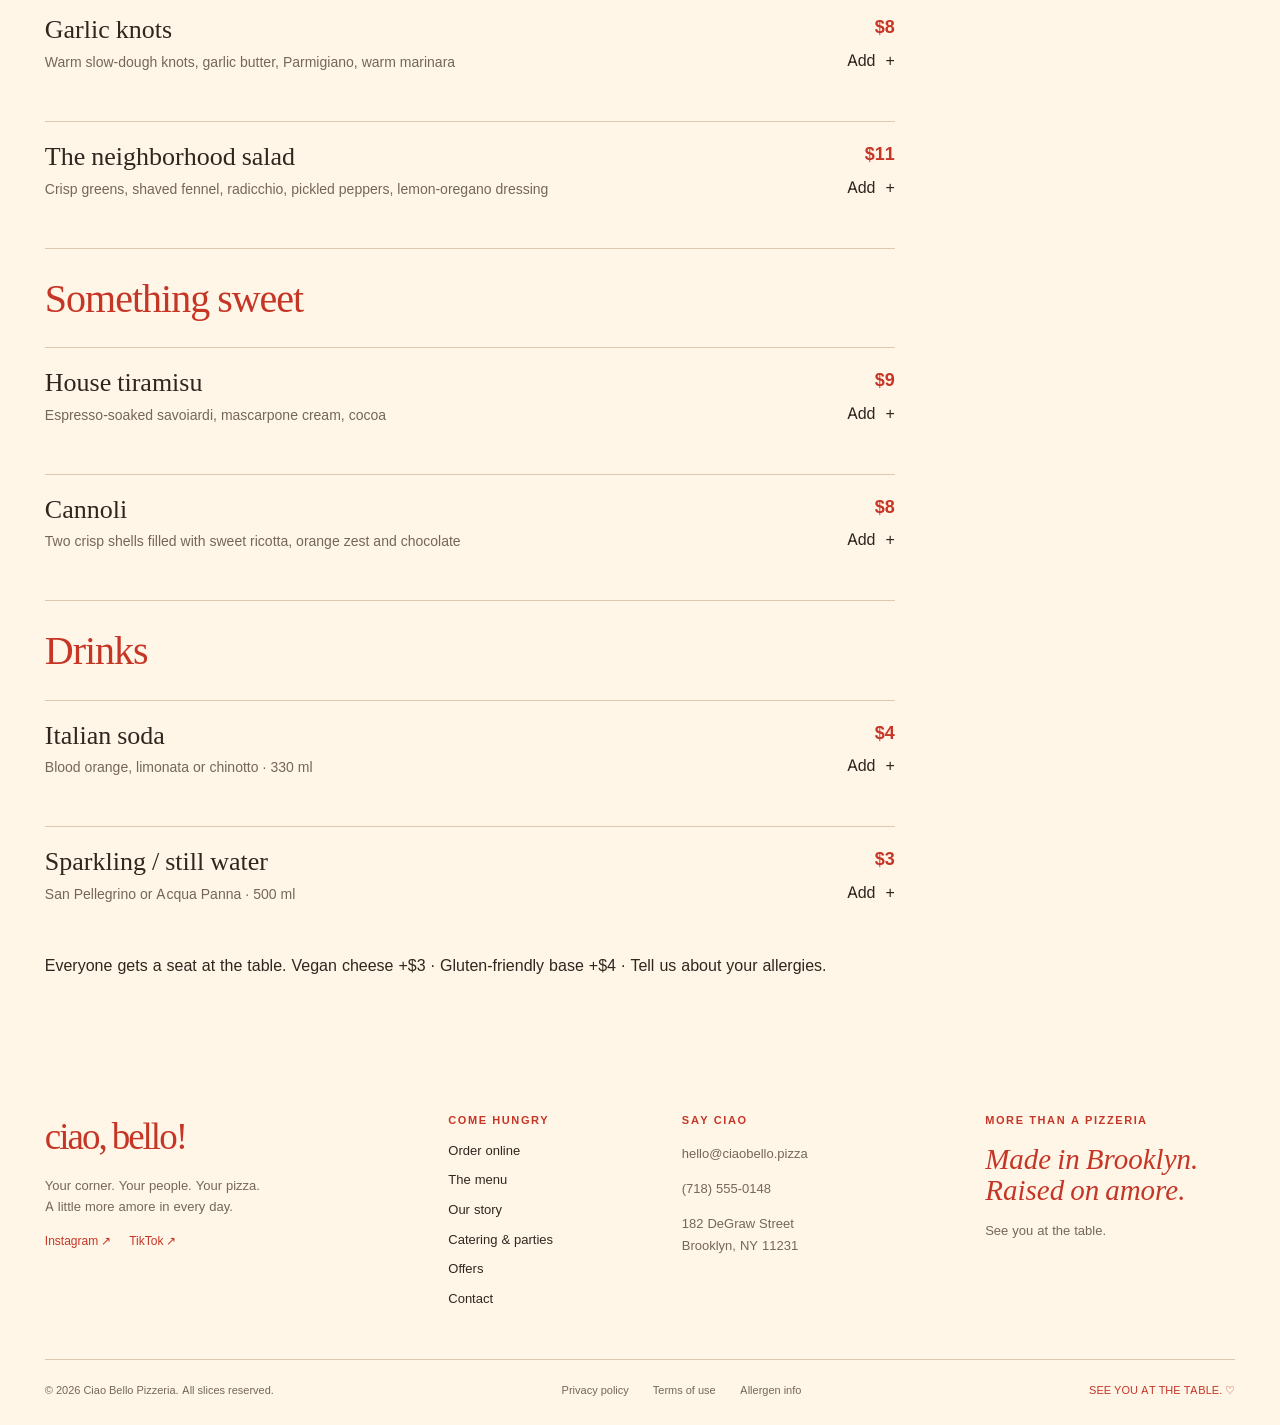
<file: pages/order-online.html>
<!DOCTYPE html>
<html lang="en">
<head>
  <meta charset="UTF-8">
  <meta name="viewport" content="width=device-width, initial-scale=1.0">
  <title>Order Online — Ciao Bello Pizzeria</title>
  <meta name="description" content="Order ahead for pickup or delivery from Ciao Bello Pizzeria in Carroll Gardens, Brooklyn. Made to order, with amore.">
  <link rel="icon" type="image/svg+xml" href="../assets/logos/slow-proofed-seal.svg">
  <link rel="stylesheet" href="../css/reset.css">
  <link rel="stylesheet" href="../css/variables.css">
  <link rel="stylesheet" href="../css/base.css">
  <link rel="stylesheet" href="../css/layout.css">
  <link rel="stylesheet" href="../css/components.css">
  <link rel="stylesheet" href="../css/pages/order-online.css">
  <link rel="stylesheet" href="../css/responsive.css">
</head>
<body>
  <a href="#main-content" class="skip-link">Skip to main content</a>

  <div class="site-shell">
    <!-- Top Welcome Announcement Bar -->
    <div class="welcome-bar" role="region" aria-label="Store announcement">
      <div class="welcome-bar__inner">
        <span>A LITTLE NAPOLI. A LOT OF NEIGHBORHOOD. &nbsp;•&nbsp; OPEN DAILY FROM NOON</span>
      </div>
    </div>

    <!-- Primary Site Header -->
    <header class="site-header">
      <div class="site-header__inner">
        <a href="../index.html" class="brand-wordmark" aria-label="Ciao Bello Pizzeria Home">ciao, bello!</a>

        <nav class="primary-nav" aria-label="Primary navigation">
          <a href="menu.html" class="nav-link">The menu</a>
          <a href="about.html" class="nav-link">Our story</a>
          <a href="stores.html" class="nav-link">Come on over</a>
        </nav>

        <div class="header-actions">
          <a href="order-online.html" class="header-cta" aria-current="page">
            <span>Order online</span>
            <span class="header-cta__arrow" aria-hidden="true">↗</span>
          </a>
          <button type="button" class="mobile-menu-btn" data-mobile-menu-toggle aria-expanded="false" aria-controls="mobile-drawer" aria-label="Open navigation menu">
            <span class="mobile-menu-btn__bars" aria-hidden="true">
              <span></span>
              <span></span>
              <span></span>
            </span>
          </button>
        </div>
      </div>
    </header>

    <!-- Mobile Navigation Drawer -->
    <div class="mobile-drawer__backdrop" data-mobile-drawer-backdrop></div>
    <aside id="mobile-drawer" class="mobile-drawer" aria-label="Mobile navigation" aria-hidden="true">
      <div>
        <div class="mobile-drawer__header">
          <span class="brand-wordmark">ciao, bello!</span>
          <button type="button" class="mobile-drawer__close" data-mobile-menu-close aria-label="Close navigation menu">✕</button>
        </div>
        <nav class="mobile-drawer__nav" aria-label="Mobile links">
          <a href="../index.html" class="mobile-drawer__link">Home</a>
          <a href="menu.html" class="mobile-drawer__link">The menu</a>
          <a href="about.html" class="mobile-drawer__link">Our story</a>
          <a href="stores.html" class="mobile-drawer__link">Come on over</a>
          <a href="deals.html" class="mobile-drawer__link">Offers</a>
          <a href="catering.html" class="mobile-drawer__link">Catering &amp; parties</a>
          <a href="contact.html" class="mobile-drawer__link">Contact</a>
          <a href="cart.html" class="mobile-drawer__link">Your cart (<span data-cart-count>5</span>)</a>
        </nav>
      </div>
      <div class="mobile-drawer__footer">
        <a href="cart.html" class="btn btn--primary btn--full">
          <span>View cart · <span data-cart-total>$59.88</span></span>
          <span class="btn__arrow" aria-hidden="true">↗</span>
        </a>
        <p class="text-xs">182 DeGraw Street, Brooklyn • Open daily from noon</p>
      </div>
    </aside>

    <!-- Main Page Content -->
    <main id="main-content" class="site-main">
      <!-- Page Introduction ("Page introduction") -->
      <section class="page-intro" aria-labelledby="page-heading">
        <div class="page-intro__inner">
          <nav class="breadcrumb" aria-label="Breadcrumb">
            <a href="../index.html">Home</a>
            <span aria-hidden="true">/</span>
            <span>order online</span>
          </nav>
          <span class="page-intro__label">ORDER ONLINE</span>
          <h1 id="page-heading" class="page-intro__heading">Your pizza. Your place.</h1>
          <p class="page-intro__desc">Order ahead for pickup or delivery from our Carroll Gardens pizzeria. Made to order, with amore.</p>
        </div>
      </section>

      <!-- 1. Ordering Setup ("Ordering setup") -->
      <section class="ordering-setup" aria-label="Fulfillment selection">
        <div class="ordering-setup__inner">
          <div class="fulfillment-choice">
            <div class="fulfillment-tabs" role="group" aria-label="Fulfillment mode">
              <button type="button" class="btn btn--primary" data-fulfillment-mode="pickup" aria-pressed="true">
                <span data-fulfillment-btn-label="pickup">Pickup ✓</span>
                <span class="btn__arrow" aria-hidden="true">↗</span>
              </button>
              <button type="button" class="btn btn--outline" data-fulfillment-mode="delivery" aria-pressed="false">
                <span data-fulfillment-btn-label="delivery">Delivery</span>
                <span class="btn__arrow" aria-hidden="true">↗</span>
              </button>
            </div>
            <span class="fulfillment-choice__desc">Pickup in 20–25 min · Delivery within 3 miles</span>
          </div>

          <div class="fulfillment-card">
            <img src="../assets/icons/shopping-bag.svg" alt="" class="fulfillment-card__icon" width="28" height="28">
            <div class="fulfillment-card__info">
              <span class="fulfillment-card__store" data-fulfillment-store-label>Pickup at Carroll Gardens</span>
              <span class="fulfillment-card__desc" data-fulfillment-window-label>182 DeGraw Street · Today, 7:00–7:15 pm</span>
            </div>
            <a href="stores.html" class="fulfillment-card__action">Change ↗</a>
          </div>
        </div>
      </section>

      <!-- 2. Ordering Workspace ("Ordering workspace") -->
      <section class="ordering-workspace" aria-label="Order menu and summary">
        <div class="ordering-workspace__inner">
          <!-- Left Column: Browse Menu -->
          <div class="browse-menu-col">
            <div class="category-pills" role="tablist" aria-label="Order categories">
              <button type="button" class="category-pill is-active" data-menu-filter="all" aria-pressed="true">Signature pizzas</button>
              <button type="button" class="category-pill" data-menu-filter="antipasti" aria-pressed="false">Small plates</button>
              <button type="button" class="category-pill" data-menu-filter="dolci" aria-pressed="false">Something sweet</button>
              <button type="button" class="category-pill" data-menu-filter="drinks" aria-pressed="false">Drinks</button>
            </div>

            <!-- Signature Pizzas -->
            <div data-menu-section="pizzas" class="browse-menu-col">
              <h2 class="browse-menu__heading-lg">Fresh from the oven.</h2>

              <div class="order-pizza-grid">
                <!-- Card 1: The Margherita -->
                <article class="order-pizza-card" data-category="pizzas">
                  <a href="product-detail.html">
                    <img src="../assets/images/pizza-margherita-card.png" alt="The Margherita" class="order-pizza-card__img" width="413" height="270">
                  </a>
                  <div class="order-pizza-card__top">
                    <h3 class="order-pizza-card__name"><a href="product-detail.html">The Margherita</a></h3>
                    <span class="order-pizza-card__price">$18</span>
                  </div>
                  <p class="menu-card-desc">San Marzano tomato, fior di latte, fresh basil, extra-virgin olive oil</p>
                  <a href="product-detail.html" class="menu-card-action">Customize &amp; add &nbsp;+</a>
                </article>

                <!-- Card 2: Hot Honey, Amore -->
                <article class="order-pizza-card" data-category="pizzas">
                  <a href="product-detail.html">
                    <img src="../assets/images/order-hot-honey-amore.png" alt="Hot Honey, Amore" class="order-pizza-card__img" width="413" height="270">
                  </a>
                  <div class="order-pizza-card__top">
                    <h3 class="order-pizza-card__name"><a href="product-detail.html">Hot Honey, Amore</a></h3>
                    <span class="order-pizza-card__price">$23</span>
                  </div>
                  <p class="menu-card-desc">Crispy pepperoni, fior di latte, Calabrian chili, house hot honey</p>
                  <button type="button" class="menu-card-action" data-add-to-cart data-item-id="hot-honey-amore" data-item-name="Hot Honey, Amore" data-item-price="23" data-item-meta="12” · Classic crust · No extras" data-item-image="../assets/images/cart-hot-honey-thumb.png">Customize &amp; add &nbsp;+</button>
                </article>
              </div>

              <!-- Horizontal Pizza Item: Funghi Town -->
              <article class="order-pizza-feature-row" data-category="pizzas">
                <a href="product-detail.html">
                  <img src="../assets/images/order-funghi-town.png" alt="Funghi Town" class="order-pizza-feature-row__img" width="240" height="190" loading="lazy">
                </a>
                <div class="order-pizza-feature-row__details">
                  <div class="order-pizza-card__top">
                    <h3 class="order-pizza-card__name"><a href="product-detail.html">Funghi Town</a></h3>
                    <span class="order-pizza-card__price">$22</span>
                  </div>
                  <p class="menu-card-desc">Roasted wild mushrooms, taleggio, fior di latte, thyme, garlic oil</p>
                  <span class="menu-card-tag">V · 12” NEAPOLITAN</span>
                  <button type="button" class="menu-card-action" data-add-to-cart data-item-id="funghi-town" data-item-name="Funghi Town" data-item-price="22" data-item-meta="12” · Classic crust · No extras" data-item-image="../assets/images/pizza-funghi-town-card.png">Customize &amp; add &nbsp;+</button>
                </div>
              </article>
            </div>

            <hr class="divider-sand">

            <!-- Small Plates -->
            <div data-menu-section="antipasti" class="browse-menu-col">
              <h2 class="browse-menu__heading-md">Small plates</h2>

              <article class="order-item-row" data-category="antipasti">
                <div class="order-item-row__copy">
                  <h3 class="order-item-row__name">Garlic knots</h3>
                  <p class="order-item-row__desc">Warm slow-dough knots, garlic butter, Parmigiano, warm marinara</p>
                </div>
                <div class="order-item-row__actions">
                  <span class="order-item-row__price">$8</span>
                  <button type="button" class="menu-card-action" data-add-to-cart data-item-id="garlic-knots" data-item-name="Garlic knots" data-item-price="8" data-item-meta="6 pieces · Marinara on the side" data-item-image="../assets/images/cart-garlic-knots-thumb.png">Add &nbsp;+</button>
                </div>
              </article>

              <article class="order-item-row" data-category="antipasti">
                <div class="order-item-row__copy">
                  <h3 class="order-item-row__name">The neighborhood salad</h3>
                  <p class="order-item-row__desc">Crisp greens, shaved fennel, radicchio, pickled peppers, lemon-oregano dressing</p>
                </div>
                <div class="order-item-row__actions">
                  <span class="order-item-row__price">$11</span>
                  <button type="button" class="menu-card-action" data-add-to-cart data-item-id="neighborhood-salad" data-item-name="The neighborhood salad" data-item-price="11" data-item-meta="Crisp greens · Lemon-oregano dressing">Add &nbsp;+</button>
                </div>
              </article>
            </div>

            <hr class="divider-sand">

            <!-- Something Sweet -->
            <div data-menu-section="dolci" class="browse-menu-col">
              <h2 class="browse-menu__heading-md">Something sweet</h2>

              <article class="order-item-row" data-category="dolci">
                <div class="order-item-row__copy">
                  <h3 class="order-item-row__name">House tiramisu</h3>
                  <p class="order-item-row__desc">Espresso-soaked savoiardi, mascarpone cream, cocoa</p>
                </div>
                <div class="order-item-row__actions">
                  <span class="order-item-row__price">$9</span>
                  <button type="button" class="menu-card-action" data-add-to-cart data-item-id="house-tiramisu" data-item-name="House tiramisu" data-item-price="9" data-item-meta="Made in house">Add &nbsp;+</button>
                </div>
              </article>

              <article class="order-item-row" data-category="dolci">
                <div class="order-item-row__copy">
                  <h3 class="order-item-row__name">Cannoli</h3>
                  <p class="order-item-row__desc">Two crisp shells filled with sweet ricotta, orange zest and chocolate</p>
                </div>
                <div class="order-item-row__actions">
                  <span class="order-item-row__price">$8</span>
                  <button type="button" class="menu-card-action" data-add-to-cart data-item-id="cannoli" data-item-name="Cannoli" data-item-price="8" data-item-meta="2 pieces · Sweet ricotta">Add &nbsp;+</button>
                </div>
              </article>
            </div>

            <hr class="divider-sand">

            <!-- Drinks -->
            <div data-menu-section="drinks" class="browse-menu-col">
              <h2 class="browse-menu__heading-md">Drinks</h2>

              <article class="order-item-row" data-category="drinks">
                <div class="order-item-row__copy">
                  <h3 class="order-item-row__name">Italian soda</h3>
                  <p class="order-item-row__desc">Blood orange, limonata or chinotto · 330 ml</p>
                </div>
                <div class="order-item-row__actions">
                  <span class="order-item-row__price">$4</span>
                  <button type="button" class="menu-card-action" data-add-to-cart data-item-id="italian-soda" data-item-name="Italian soda" data-item-price="4" data-item-meta="Blood orange · 330 ml · $4 each">Add &nbsp;+</button>
                </div>
              </article>

              <article class="order-item-row" data-category="drinks">
                <div class="order-item-row__copy">
                  <h3 class="order-item-row__name">Sparkling / still water</h3>
                  <p class="order-item-row__desc">San Pellegrino or Acqua Panna · 500 ml</p>
                </div>
                <div class="order-item-row__actions">
                  <span class="order-item-row__price">$3</span>
                  <button type="button" class="menu-card-action" data-add-to-cart data-item-id="water" data-item-name="Sparkling / still water" data-item-price="3" data-item-meta="San Pellegrino · 500 ml">Add &nbsp;+</button>
                </div>
              </article>
            </div>

            <p class="menu-dietary-note">Everyone gets a seat at the table. Vegan cheese +$3 · Gluten-friendly base +$4 · Tell us about your allergies.</p>
          </div>

          <!-- Right Column: Order Summary Card -->
          <aside class="order-summary-card" aria-label="Your order summary">
            <span class="order-summary-card__label">A LITTLE BOX OF HAPPINESS</span>
            <h2 class="order-summary-card__title">Your order</h2>
            <p class="order-summary-card__fulfillment" data-summary-fulfillment>Pickup · Carroll Gardens
Today, 7:00–7:15 pm</p>

            <hr class="divider-sand">

            <div class="order-summary-items" data-summary-items>
              <div class="order-summary-item">
                <div class="order-summary-item__row">
                  <span class="order-summary-item__name">1 × The Margherita</span>
                  <span class="order-summary-item__price">$21.00</span>
                </div>
                <span class="order-summary-item__meta">12” · Classic crust · Extra fior di latte +$3</span>
              </div>

              <div class="order-summary-item">
                <div class="order-summary-item__row">
                  <span class="order-summary-item__name">1 × Hot Honey, Amore</span>
                  <span class="order-summary-item__price">$23.00</span>
                </div>
                <span class="order-summary-item__meta">12” · Classic crust · No extras</span>
              </div>

              <div class="order-summary-item">
                <div class="order-summary-item__row">
                  <span class="order-summary-item__name">1 × Garlic knots</span>
                  <span class="order-summary-item__price">$8.00</span>
                </div>
                <span class="order-summary-item__meta">6 pieces · Marinara on the side</span>
              </div>

              <div class="order-summary-item">
                <div class="order-summary-item__row">
                  <span class="order-summary-item__name">2 × Italian soda</span>
                  <span class="order-summary-item__price">$8.00</span>
                </div>
                <span class="order-summary-item__meta">Blood orange · 330 ml · $4 each</span>
              </div>
            </div>

            <hr class="divider-sand">

            <div class="order-summary-breakdown">
              <div class="price-row">
                <span class="price-row__label">Subtotal</span>
                <span class="price-row__amount" data-summary-subtotal>$60.00</span>
              </div>
              <div class="price-row" data-summary-discount-row>
                <span class="price-row__label" data-summary-discount-label>CIAO5 · Welcome discount</span>
                <span class="price-row__amount" data-summary-discount>−$5.00</span>
              </div>
              <div class="price-row">
                <span class="price-row__label" data-summary-delivery-label>Pickup</span>
                <span class="price-row__amount" data-summary-delivery>Free</span>
              </div>
              <div class="price-row">
                <span class="price-row__label">NY sales tax · 8.875%</span>
                <span class="price-row__amount" data-summary-tax>$4.88</span>
              </div>
              <div class="price-row">
                <span class="price-row__label">Tip</span>
                <span class="price-row__amount" data-summary-tip>$0.00</span>
              </div>
            </div>

            <hr class="divider-sand">

            <div class="price-row price-row--total">
              <span class="price-row__label">Total</span>
              <span class="price-row__amount" data-summary-total>$59.88</span>
            </div>

            <a href="cart.html" class="btn btn--primary btn--full">
              <span>View cart · <span data-summary-btn-total>$59.88</span></span>
              <span class="btn__arrow" aria-hidden="true">↗</span>
            </a>

            <p class="order-summary-card__note">Add $0 more for CIAO5 · $5 off first online orders $40+.</p>
          </aside>
        </div>
      </section>
    </main>

    <!-- Global Footer ("Ciao for now") -->
    <footer class="site-footer">
      <div class="site-footer__inner">
        <div class="footer-top">
          <div class="footer-brand">
            <a href="../index.html" class="footer-brand__wordmark">ciao, bello!</a>
            <p class="footer-brand__desc">Your corner. Your people. Your pizza.<br>A little more amore in every day.</p>
            <div class="footer-brand__socials">
              <a href="https://instagram.com" target="_blank" rel="noopener noreferrer">Instagram ↗</a>
              <a href="https://tiktok.com" target="_blank" rel="noopener noreferrer">TikTok ↗</a>
            </div>
          </div>

          <div class="footer-col footer-col--explore">
            <span class="footer-col__label">COME HUNGRY</span>
            <a href="order-online.html" class="footer-col__link">Order online</a>
            <a href="menu.html" class="footer-col__link">The menu</a>
            <a href="about.html" class="footer-col__link">Our story</a>
            <a href="catering.html" class="footer-col__link">Catering &amp; parties</a>
            <a href="deals.html" class="footer-col__link">Offers</a>
            <a href="contact.html" class="footer-col__link">Contact</a>
          </div>

          <div class="footer-col footer-col--contact">
            <span class="footer-col__label">SAY CIAO</span>
            <a href="mailto:hello@ciaobello.pizza" class="footer-col__text">hello@ciaobello.pizza</a>
            <a href="tel:+17185550148" class="footer-col__text">(718) 555-0148</a>
            <p class="footer-col__text">182 DeGraw Street<br>Brooklyn, NY 11231</p>
          </div>

          <div class="footer-col footer-col--promise">
            <span class="footer-col__label">MORE THAN A PIZZERIA</span>
            <p class="footer-col__promise">Made in Brooklyn.<br>Raised on amore.</p>
            <p class="footer-col__text">See you at the table.</p>
          </div>
        </div>

        <div class="footer-legal">
          <span>© <span data-current-year>2026</span> Ciao Bello Pizzeria. All slices reserved.</span>
          <div class="footer-legal__policies">
            <a href="contact.html">Privacy policy</a>
            <a href="contact.html">Terms of use</a>
            <a href="contact.html">Allergen info</a>
          </div>
          <span class="footer-legal__signoff">SEE YOU AT THE TABLE. ♡</span>
        </div>
      </div>
    </footer>
  </div>

  <script type="module" src="../js/main.js"></script>
</body>
</html>
</file>
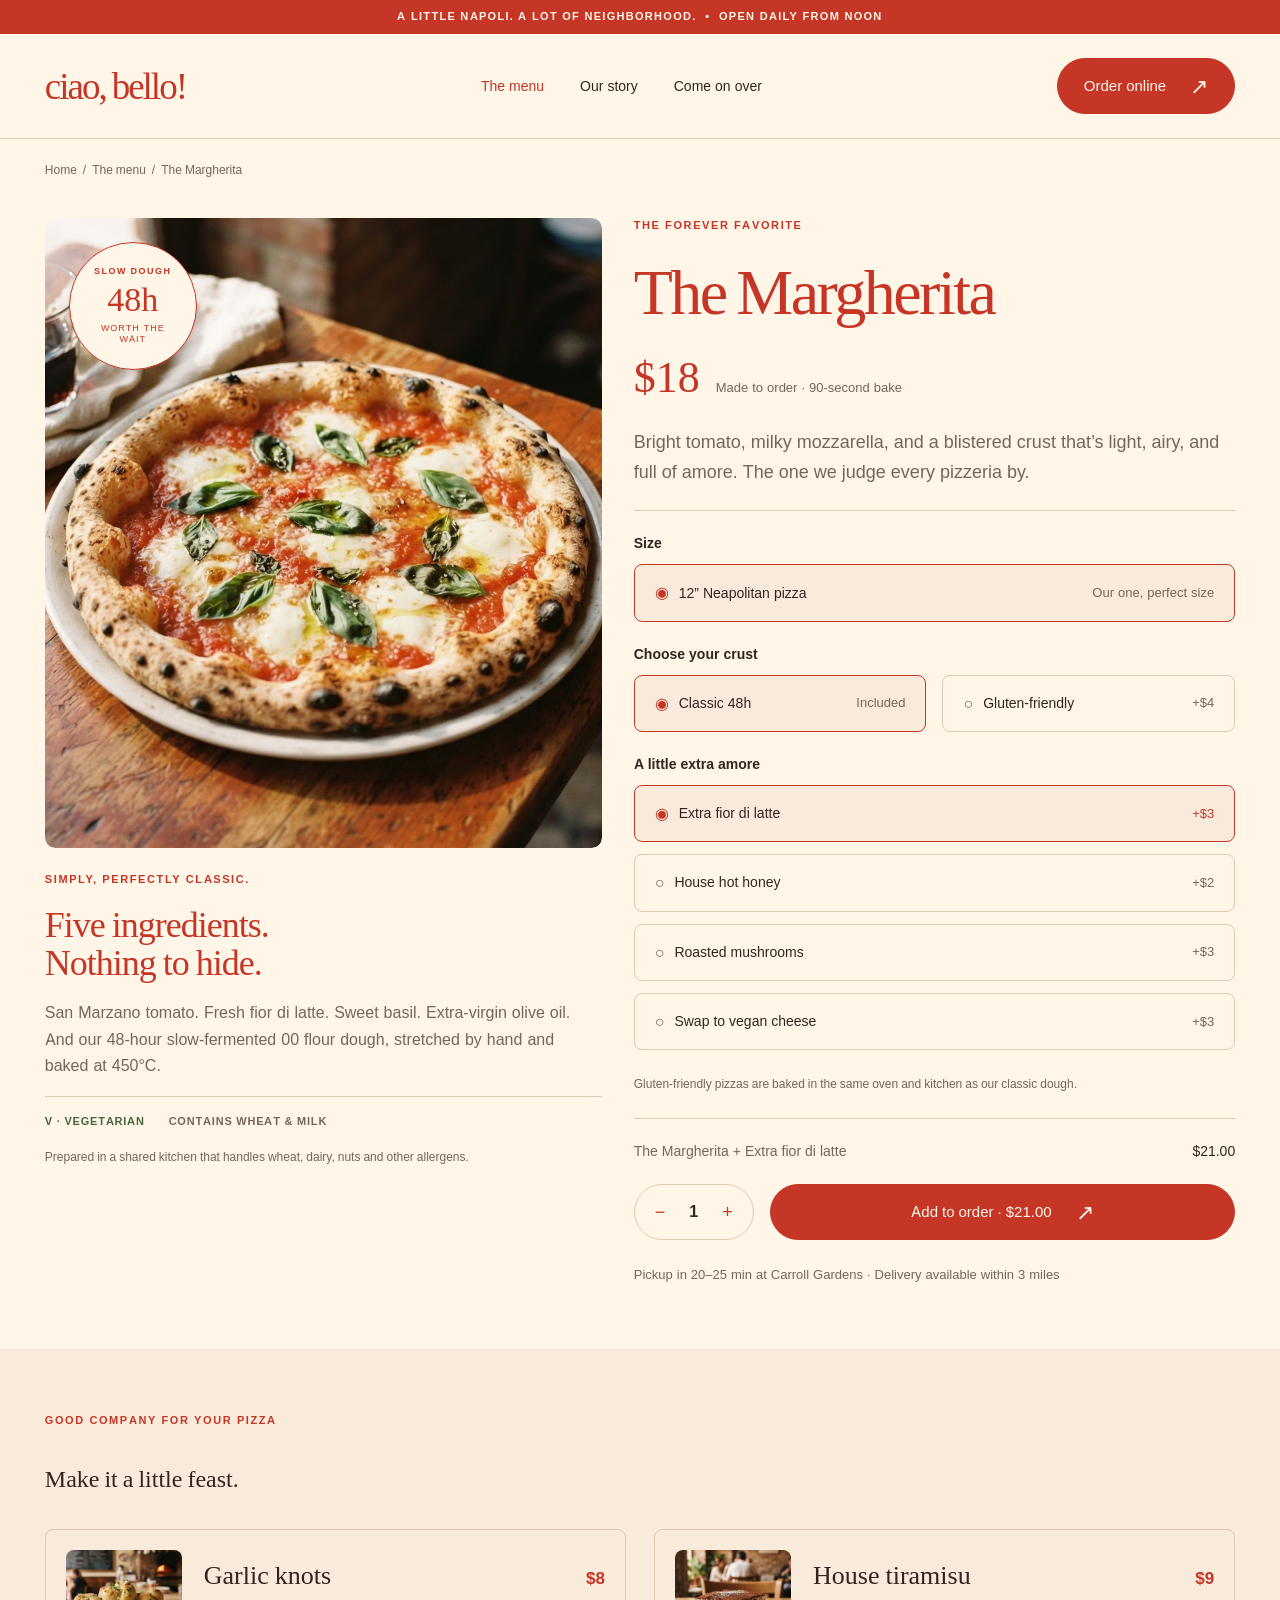
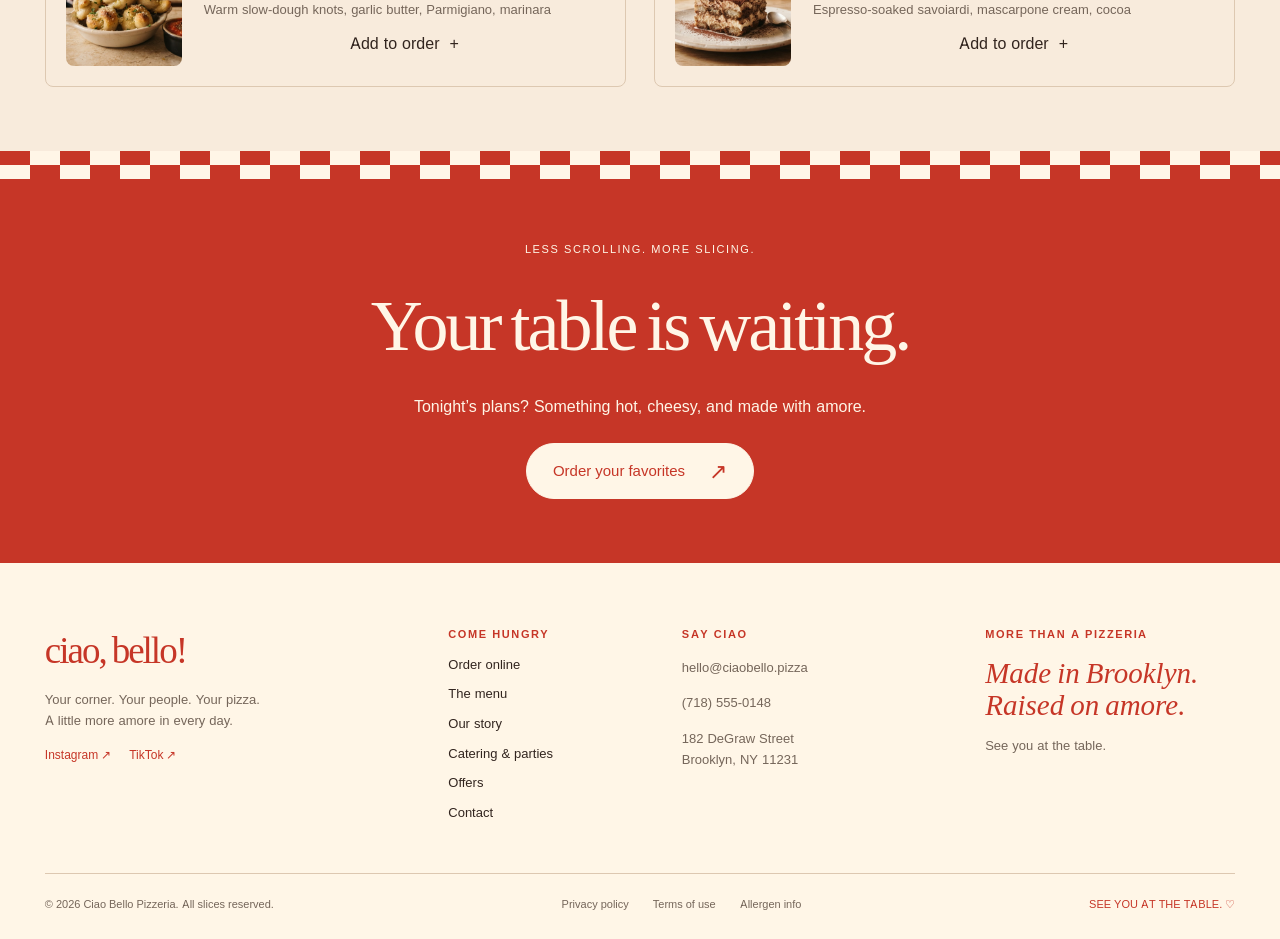
<file: pages/product-detail.html>
<!DOCTYPE html>
<html lang="en">
<head>
  <meta charset="UTF-8">
  <meta name="viewport" content="width=device-width, initial-scale=1.0">
  <title>The Margherita — Ciao Bello Pizzeria</title>
  <meta name="description" content="Customize and order The Margherita: San Marzano tomato, fresh fior di latte, sweet basil, extra-virgin olive oil, and 48-hour slow-fermented 00 flour dough.">
  <link rel="icon" type="image/svg+xml" href="../assets/logos/slow-proofed-seal.svg">
  <link rel="stylesheet" href="../css/reset.css">
  <link rel="stylesheet" href="../css/variables.css">
  <link rel="stylesheet" href="../css/base.css">
  <link rel="stylesheet" href="../css/layout.css">
  <link rel="stylesheet" href="../css/components.css">
  <link rel="stylesheet" href="../css/pages/product-detail.css">
  <link rel="stylesheet" href="../css/responsive.css">
</head>
<body>
  <a href="#main-content" class="skip-link">Skip to main content</a>

  <div class="site-shell">
    <!-- Top Welcome Announcement Bar -->
    <div class="welcome-bar" role="region" aria-label="Store announcement">
      <div class="welcome-bar__inner">
        <span>A LITTLE NAPOLI. A LOT OF NEIGHBORHOOD. &nbsp;•&nbsp; OPEN DAILY FROM NOON</span>
      </div>
    </div>

    <!-- Primary Site Header -->
    <header class="site-header">
      <div class="site-header__inner">
        <a href="../index.html" class="brand-wordmark" aria-label="Ciao Bello Pizzeria Home">ciao, bello!</a>

        <nav class="primary-nav" aria-label="Primary navigation">
          <a href="menu.html" class="nav-link is-active">The menu</a>
          <a href="about.html" class="nav-link">Our story</a>
          <a href="stores.html" class="nav-link">Come on over</a>
        </nav>

        <div class="header-actions">
          <a href="order-online.html" class="header-cta">
            <span>Order online</span>
            <span class="header-cta__arrow" aria-hidden="true">↗</span>
          </a>
          <button type="button" class="mobile-menu-btn" data-mobile-menu-toggle aria-expanded="false" aria-controls="mobile-drawer" aria-label="Open navigation menu">
            <span class="mobile-menu-btn__bars" aria-hidden="true">
              <span></span>
              <span></span>
              <span></span>
            </span>
          </button>
        </div>
      </div>
    </header>

    <!-- Mobile Navigation Drawer -->
    <div class="mobile-drawer__backdrop" data-mobile-drawer-backdrop></div>
    <aside id="mobile-drawer" class="mobile-drawer" aria-label="Mobile navigation" aria-hidden="true">
      <div>
        <div class="mobile-drawer__header">
          <span class="brand-wordmark">ciao, bello!</span>
          <button type="button" class="mobile-drawer__close" data-mobile-menu-close aria-label="Close navigation menu">✕</button>
        </div>
        <nav class="mobile-drawer__nav" aria-label="Mobile links">
          <a href="../index.html" class="mobile-drawer__link">Home</a>
          <a href="menu.html" class="mobile-drawer__link is-active">The menu</a>
          <a href="about.html" class="mobile-drawer__link">Our story</a>
          <a href="stores.html" class="mobile-drawer__link">Come on over</a>
          <a href="deals.html" class="mobile-drawer__link">Offers</a>
          <a href="catering.html" class="mobile-drawer__link">Catering &amp; parties</a>
          <a href="contact.html" class="mobile-drawer__link">Contact</a>
          <a href="cart.html" class="mobile-drawer__link">Your cart (<span data-cart-count>5</span>)</a>
        </nav>
      </div>
      <div class="mobile-drawer__footer">
        <a href="order-online.html" class="btn btn--primary btn--full">
          <span>Order online</span>
          <span class="btn__arrow" aria-hidden="true">↗</span>
        </a>
        <p class="text-xs">182 DeGraw Street, Brooklyn • Open daily from noon</p>
      </div>
    </aside>

    <!-- Main Page Content -->
    <main id="main-content" class="site-main">
      <!-- Breadcrumb -->
      <div class="product-breadcrumb-bar">
        <div class="product-breadcrumb-bar__inner">
          <nav class="breadcrumb" aria-label="Breadcrumb">
            <a href="../index.html">Home</a>
            <span aria-hidden="true">/</span>
            <a href="menu.html">The menu</a>
            <span aria-hidden="true">/</span>
            <span>The Margherita</span>
          </nav>
        </div>
      </div>

      <!-- 1. Product Detail Workspace ("Product detail") -->
      <section class="product-detail-section" data-product-customizer data-base-price="18" data-product-name="The Margherita" aria-labelledby="product-heading">
        <div class="product-detail-section__inner">
          <!-- Left Column: Product Visual & Ingredient Story -->
          <div class="product-visual-col">
            <div class="product-photo-frame">
              <img src="../assets/images/pizza-margherita-hero.png" alt="The Margherita wood-fired Neapolitan pizza" class="product-photo-frame__img" width="600" height="630">
              <div class="dough-seal dough-seal--sm product-photo-frame__seal" aria-label="Slow dough 48h, worth the wait">
                <span class="dough-seal__top">SLOW DOUGH</span>
                <span class="dough-seal__value">48h</span>
                <span class="dough-seal__bottom">WORTH THE WAIT</span>
              </div>
            </div>

            <div class="product-ingredient-story">
              <span class="section-eyebrow">SIMPLY, PERFECTLY CLASSIC.</span>
              <h2 class="product-ingredient-story__heading">Five ingredients.<br>Nothing to hide.</h2>
              <p class="product-ingredient-story__desc">San Marzano tomato. Fresh fior di latte. Sweet basil. Extra-virgin olive oil. And our 48-hour slow-fermented 00 flour dough, stretched by hand and baked at 450°C.</p>
              <hr class="divider-sand">
              <div class="product-dietary-summary">
                <span class="product-dietary-tag product-dietary-tag--olive">V · Vegetarian</span>
                <span class="product-dietary-tag">Contains wheat &amp; milk</span>
              </div>
              <p class="product-allergen-note">Prepared in a shared kitchen that handles wheat, dairy, nuts and other allergens.</p>
            </div>
          </div>

          <!-- Right Column: Product Customizer -->
          <div class="product-customizer-col">
            <span class="section-eyebrow">THE FOREVER FAVORITE</span>
            <h1 id="product-heading" class="product-customizer__title">The Margherita</h1>

            <div class="product-price-bake">
              <span class="product-price-bake__price">$18</span>
              <span class="product-price-bake__note">Made to order · 90-second bake</span>
            </div>

            <p class="product-customizer__lead">Bright tomato, milky mozzarella, and a blistered crust that’s light, airy, and full of amore. The one we judge every pizzeria by.</p>

            <hr class="divider-sand">

            <!-- Size Option -->
            <div class="customizer-group" role="group" aria-labelledby="size-label">
              <span id="size-label" class="customizer-group__label">Size</span>
              <button type="button" class="option-row-btn is-selected" data-size-option data-price="18" data-label="12”" aria-pressed="true">
                <span class="option-row-btn__left">
                  <span class="option-row-btn__indicator" aria-hidden="true">◉</span>
                  <span>12” Neapolitan pizza</span>
                </span>
                <span class="option-row-btn__right">Our one, perfect size</span>
              </button>
            </div>

            <!-- Choose Your Crust -->
            <div class="customizer-group" role="group" aria-labelledby="crust-label">
              <span id="crust-label" class="customizer-group__label">Choose your crust</span>
              <div class="crust-options-grid">
                <button type="button" class="option-row-btn is-selected" data-crust-option data-price="0" data-label="Classic crust" aria-pressed="true">
                  <span class="option-row-btn__left">
                    <span class="option-row-btn__indicator" aria-hidden="true">◉</span>
                    <span>Classic 48h</span>
                  </span>
                  <span class="option-row-btn__right">Included</span>
                </button>

                <button type="button" class="option-row-btn" data-crust-option data-price="4" data-label="Gluten-friendly crust" aria-pressed="false">
                  <span class="option-row-btn__left">
                    <span class="option-row-btn__indicator" aria-hidden="true">○</span>
                    <span>Gluten-friendly</span>
                  </span>
                  <span class="option-row-btn__right">+$4</span>
                </button>
              </div>
            </div>

            <!-- A Little Extra Amore -->
            <div class="customizer-group" role="group" aria-labelledby="extras-label">
              <span id="extras-label" class="customizer-group__label">A little extra amore</span>
              <div class="extras-options-stack">
                <button type="button" class="option-row-btn is-selected" data-extra-option data-price="3" data-label="Extra fior di latte" aria-pressed="true">
                  <span class="option-row-btn__left">
                    <span class="option-row-btn__indicator" aria-hidden="true">◉</span>
                    <span>Extra fior di latte</span>
                  </span>
                  <span class="option-row-btn__right option-row-btn__right--price">+$3</span>
                </button>

                <button type="button" class="option-row-btn" data-extra-option data-price="2" data-label="House hot honey" aria-pressed="false">
                  <span class="option-row-btn__left">
                    <span class="option-row-btn__indicator" aria-hidden="true">○</span>
                    <span>House hot honey</span>
                  </span>
                  <span class="option-row-btn__right">+$2</span>
                </button>

                <button type="button" class="option-row-btn" data-extra-option data-price="3" data-label="Roasted mushrooms" aria-pressed="false">
                  <span class="option-row-btn__left">
                    <span class="option-row-btn__indicator" aria-hidden="true">○</span>
                    <span>Roasted mushrooms</span>
                  </span>
                  <span class="option-row-btn__right">+$3</span>
                </button>

                <button type="button" class="option-row-btn" data-extra-option data-price="3" data-label="Swap to vegan cheese" aria-pressed="false">
                  <span class="option-row-btn__left">
                    <span class="option-row-btn__indicator" aria-hidden="true">○</span>
                    <span>Swap to vegan cheese</span>
                  </span>
                  <span class="option-row-btn__right">+$3</span>
                </button>
              </div>
            </div>

            <p class="product-allergen-note">Gluten-friendly pizzas are baked in the same oven and kitchen as our classic dough.</p>

            <hr class="divider-sand">

            <!-- Breakdown Row -->
            <div class="price-row">
              <span class="price-row__label" data-product-breakdown-label>The Margherita + extra fior di latte</span>
              <span class="price-row__amount" data-product-breakdown-price>$21.00</span>
            </div>

            <!-- Purchase Controls -->
            <div class="product-purchase-row">
              <div class="qty-control qty-control--lg" aria-label="Quantity">
                <button type="button" class="qty-control__btn" data-product-qty-dec aria-label="Decrease quantity">−</button>
                <span class="qty-control__val" data-product-qty-val>1</span>
                <button type="button" class="qty-control__btn" data-product-qty-inc aria-label="Increase quantity">+</button>
              </div>

              <button type="button" class="btn btn--primary" data-product-add-btn>
                <span data-product-btn-label>Add to order · $21.00</span>
                <span class="btn__arrow" aria-hidden="true">↗</span>
              </button>
            </div>

            <p class="product-pickup-note">Pickup in 20–25 min at Carroll Gardens · Delivery available within 3 miles</p>
          </div>
        </div>
      </section>

      <!-- 2. Pairings ("Pairings") -->
      <section class="product-pairings-section" aria-labelledby="pairings-heading">
        <div class="product-pairings-section__inner">
          <span class="section-eyebrow">GOOD COMPANY FOR YOUR PIZZA</span>
          <h2 id="pairings-heading" class="menu-section-header__title">Make it a little feast.</h2>

          <div class="product-pairings-grid">
            <!-- Pairing 1: Garlic knots -->
            <article class="pairing-card">
              <img src="../assets/images/pairing-garlic-knots.png" alt="Garlic knots" class="pairing-card__thumb" width="116" height="116" loading="lazy">
              <div class="pairing-card__details">
                <div class="pairing-card__top">
                  <h3 class="pairing-card__name">Garlic knots</h3>
                  <span class="pairing-card__price">$8</span>
                </div>
                <p class="pairing-card__desc">Warm slow-dough knots, garlic butter, Parmigiano, marinara</p>
                <button type="button" class="menu-card-action" data-add-to-cart data-item-id="garlic-knots" data-item-name="Garlic knots" data-item-price="8" data-item-meta="6 pieces · Marinara on the side" data-item-image="../assets/images/cart-garlic-knots-thumb.png">Add to order &nbsp;+</button>
              </div>
            </article>

            <!-- Pairing 2: House tiramisu -->
            <article class="pairing-card">
              <img src="../assets/images/pairing-house-tiramisu.png" alt="House tiramisu" class="pairing-card__thumb" width="116" height="116" loading="lazy">
              <div class="pairing-card__details">
                <div class="pairing-card__top">
                  <h3 class="pairing-card__name">House tiramisu</h3>
                  <span class="pairing-card__price">$9</span>
                </div>
                <p class="pairing-card__desc">Espresso-soaked savoiardi, mascarpone cream, cocoa</p>
                <button type="button" class="menu-card-action" data-add-to-cart data-item-id="house-tiramisu" data-item-name="House tiramisu" data-item-price="9" data-item-meta="Made in house">Add to order &nbsp;+</button>
              </div>
            </article>
          </div>
        </div>
      </section>

      <!-- 3. Dinner Is Sorted ("Dinner is sorted") -->
      <section class="dinner-sorted" aria-labelledby="product-closing-heading">
        <div class="checker-trim" aria-hidden="true"></div>
        <div class="dinner-sorted__inner">
          <span class="dinner-sorted__kicker">LESS SCROLLING. MORE SLICING.</span>
          <h2 id="product-closing-heading" class="dinner-sorted__title">Your table is waiting.</h2>
          <p class="dinner-sorted__desc">Tonight’s plans? Something hot, cheesy, and made with amore.</p>
          <div class="dinner-sorted__actions">
            <a href="order-online.html" class="btn btn--cream">
              <span>Order your favorites</span>
              <span class="btn__arrow" aria-hidden="true">↗</span>
            </a>
          </div>
        </div>
      </section>
    </main>

    <!-- Global Footer ("Ciao for now") -->
    <footer class="site-footer">
      <div class="site-footer__inner">
        <div class="footer-top">
          <div class="footer-brand">
            <a href="../index.html" class="footer-brand__wordmark">ciao, bello!</a>
            <p class="footer-brand__desc">Your corner. Your people. Your pizza.<br>A little more amore in every day.</p>
            <div class="footer-brand__socials">
              <a href="https://instagram.com" target="_blank" rel="noopener noreferrer">Instagram ↗</a>
              <a href="https://tiktok.com" target="_blank" rel="noopener noreferrer">TikTok ↗</a>
            </div>
          </div>

          <div class="footer-col footer-col--explore">
            <span class="footer-col__label">COME HUNGRY</span>
            <a href="order-online.html" class="footer-col__link">Order online</a>
            <a href="menu.html" class="footer-col__link">The menu</a>
            <a href="about.html" class="footer-col__link">Our story</a>
            <a href="catering.html" class="footer-col__link">Catering &amp; parties</a>
            <a href="deals.html" class="footer-col__link">Offers</a>
            <a href="contact.html" class="footer-col__link">Contact</a>
          </div>

          <div class="footer-col footer-col--contact">
            <span class="footer-col__label">SAY CIAO</span>
            <a href="mailto:hello@ciaobello.pizza" class="footer-col__text">hello@ciaobello.pizza</a>
            <a href="tel:+17185550148" class="footer-col__text">(718) 555-0148</a>
            <p class="footer-col__text">182 DeGraw Street<br>Brooklyn, NY 11231</p>
          </div>

          <div class="footer-col footer-col--promise">
            <span class="footer-col__label">MORE THAN A PIZZERIA</span>
            <p class="footer-col__promise">Made in Brooklyn.<br>Raised on amore.</p>
            <p class="footer-col__text">See you at the table.</p>
          </div>
        </div>

        <div class="footer-legal">
          <span>© <span data-current-year>2026</span> Ciao Bello Pizzeria. All slices reserved.</span>
          <div class="footer-legal__policies">
            <a href="contact.html">Privacy policy</a>
            <a href="contact.html">Terms of use</a>
            <a href="contact.html">Allergen info</a>
          </div>
          <span class="footer-legal__signoff">SEE YOU AT THE TABLE. ♡</span>
        </div>
      </div>
    </footer>
  </div>

  <script type="module" src="../js/main.js"></script>
</body>
</html>
</file>
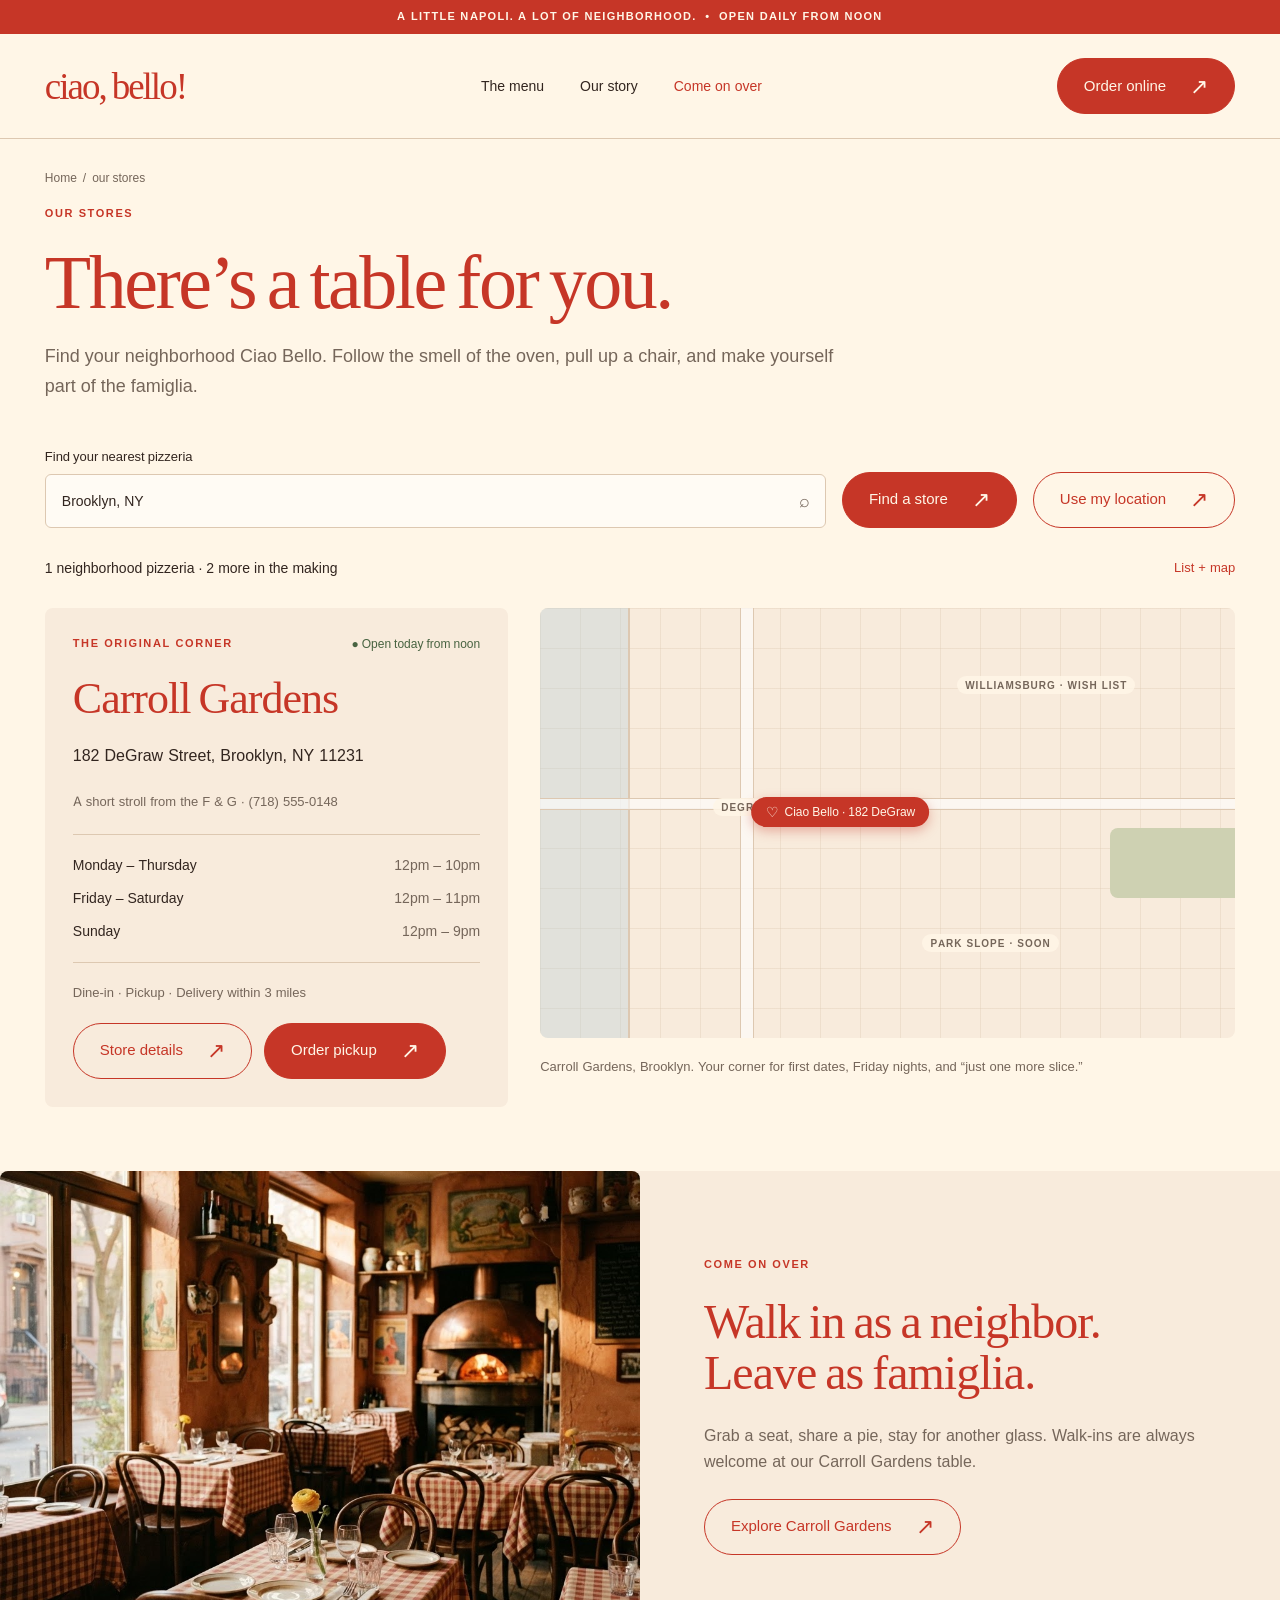
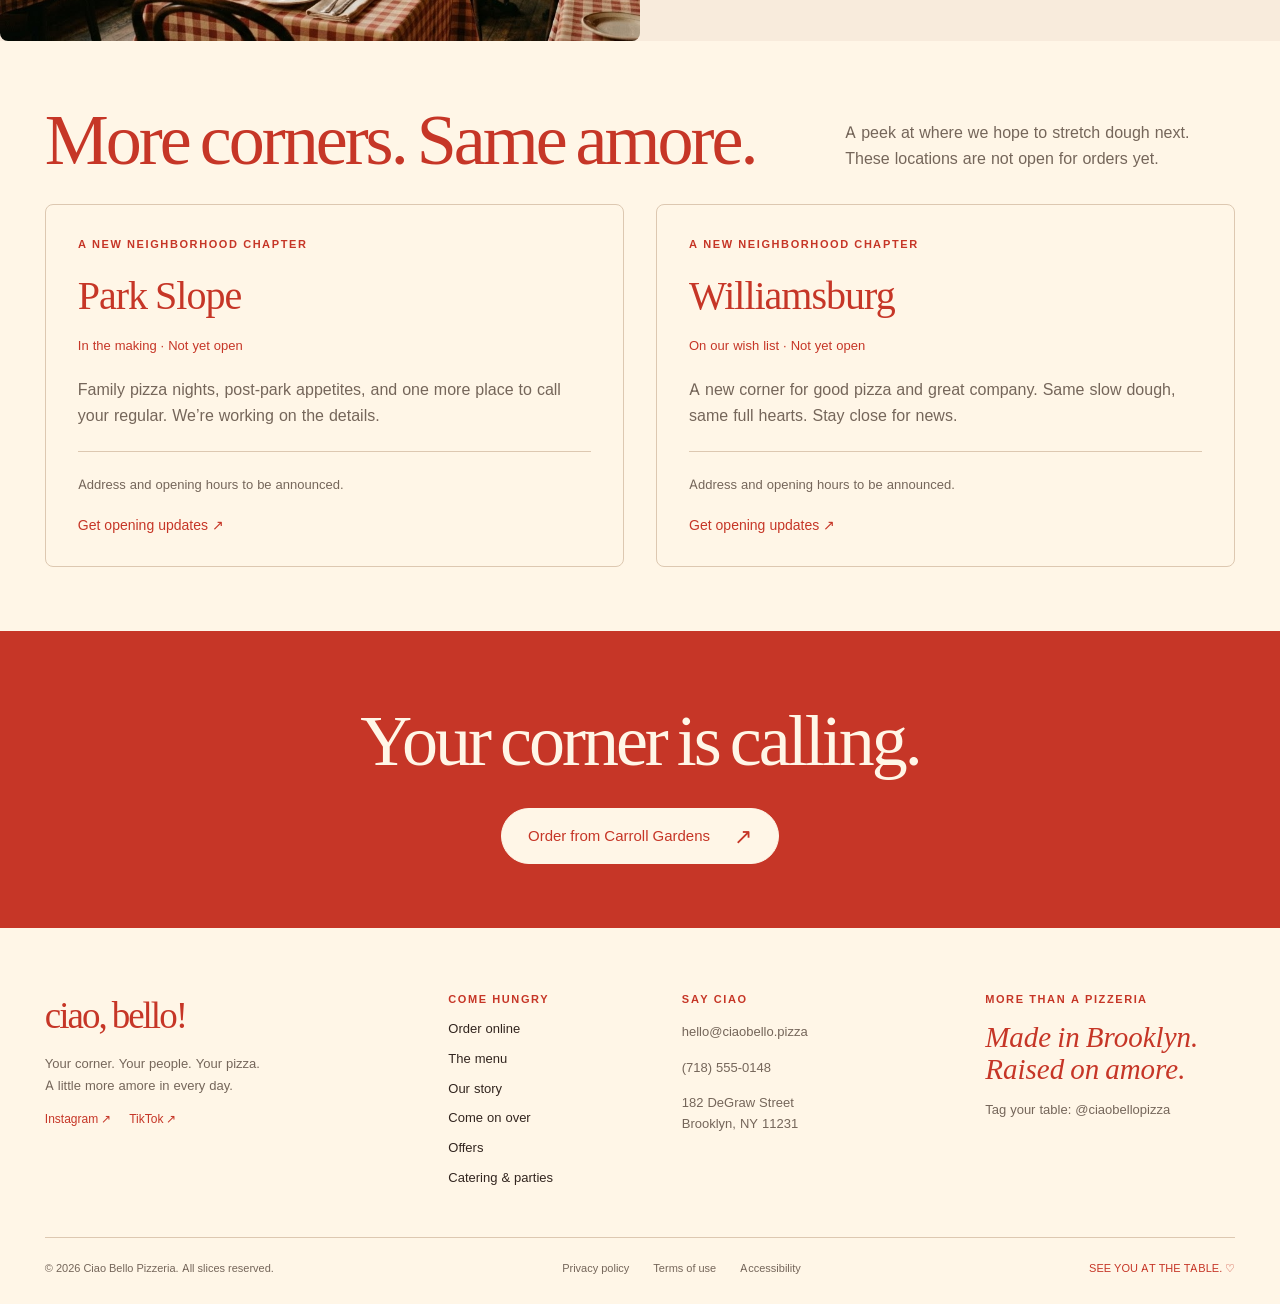
<file: pages/stores.html>
<!DOCTYPE html>
<html lang="en">
<head>
  <meta charset="UTF-8">
  <meta name="viewport" content="width=device-width, initial-scale=1.0">
  <title>Ciao Bello · Our stores</title>
  <meta name="description" content="Find your neighborhood Ciao Bello. Follow the smell of the oven, pull up a chair, and make yourself part of the famiglia.">
  <link rel="icon" type="image/svg+xml" href="../assets/logos/ciao-bello-wordmark.svg">
  <link rel="stylesheet" href="../css/reset.css">
  <link rel="stylesheet" href="../css/variables.css">
  <link rel="stylesheet" href="../css/base.css">
  <link rel="stylesheet" href="../css/layout.css">
  <link rel="stylesheet" href="../css/components.css">
  <link rel="stylesheet" href="../css/pages/stores.css">
  <link rel="stylesheet" href="../css/responsive.css">
</head>
<body class="page-wrapper" data-page="stores">
  <a href="#main-content" class="skip-link">Skip to main content</a>

  <!-- Top Welcome Announcement Bar -->
  <div class="welcome-bar" role="region" aria-label="Store announcement">
    <div class="welcome-bar__inner">
      <span>A LITTLE NAPOLI. A LOT OF NEIGHBORHOOD. &nbsp;&bull;&nbsp; OPEN DAILY FROM NOON</span>
    </div>
  </div>

  <!-- Primary Site Header -->
  <header class="site-header">
    <div class="site-header__inner">
      <a href="../index.html" class="brand-wordmark" aria-label="Ciao Bello Pizzeria Home">ciao, bello!</a>

      <nav class="primary-nav" aria-label="Primary navigation">
        <a href="menu.html" class="nav-link">The menu</a>
        <a href="about.html" class="nav-link">Our story</a>
        <a href="stores.html" class="nav-link is-active">Come on over</a>
      </nav>

      <div class="header-actions">
        <a href="order-online.html" class="header-cta">
          <span>Order online</span>
          <span class="header-cta__arrow" aria-hidden="true">↗</span>
        </a>
        <button type="button" class="mobile-menu-btn" data-mobile-menu-toggle aria-expanded="false" aria-controls="mobile-drawer" aria-label="Open navigation menu">
          <span class="mobile-menu-btn__bars" aria-hidden="true">
            <span></span>
            <span></span>
            <span></span>
          </span>
        </button>
      </div>
    </div>
  </header>

  <!-- Mobile Navigation Drawer -->
  <div class="mobile-drawer__backdrop" data-mobile-drawer-backdrop></div>
  <aside id="mobile-drawer" class="mobile-drawer" aria-label="Mobile navigation" aria-hidden="true">
    <div>
      <div class="mobile-drawer__header">
        <span class="brand-wordmark">ciao, bello!</span>
        <button type="button" class="mobile-drawer__close" data-mobile-menu-close aria-label="Close navigation menu">&#10005;</button>
      </div>
      <nav class="mobile-drawer__nav" aria-label="Mobile links">
        <a href="../index.html" class="mobile-drawer__link">Home</a>
        <a href="menu.html" class="mobile-drawer__link">The menu</a>
        <a href="about.html" class="mobile-drawer__link">Our story</a>
        <a href="stores.html" class="mobile-drawer__link is-active">Come on over</a>
        <a href="deals.html" class="mobile-drawer__link">Offers</a>
        <a href="catering.html" class="mobile-drawer__link">Catering &amp; parties</a>
        <a href="contact.html" class="mobile-drawer__link">Contact</a>
        <a href="cart.html" class="mobile-drawer__link">Your cart (<span data-cart-count>0</span>)</a>
      </nav>
    </div>
    <div class="mobile-drawer__footer">
      <a href="order-online.html" class="btn btn--primary btn--full">
        <span>Order online</span>
        <span class="btn__arrow" aria-hidden="true">↗</span>
      </a>
      <p class="text-xs">182 DeGraw Street, Brooklyn • Open daily from noon</p>
    </div>
  </aside>

  <main id="main-content">
    <!-- 1. Our Stores Introduction (1440×243) -->
    <section class="page-intro" aria-labelledby="stores-page-title">
      <div class="page-intro__inner">
        <nav class="breadcrumb" aria-label="Breadcrumb">
          <a href="../index.html" class="breadcrumb__item">Home</a>
          <span class="breadcrumb__sep" aria-hidden="true">/</span>
          <span class="breadcrumb__current" aria-current="page">our stores</span>
        </nav>
        <p class="section-eyebrow">OUR STORES</p>
        <h1 id="stores-page-title" class="page-intro__heading">There’s a table for you.</h1>
        <p class="page-intro__desc">Find your neighborhood Ciao Bello. Follow the smell of the oven, pull up a chair, and make yourself part of the famiglia.</p>
      </div>
    </section>

    <!-- 2. Store Finder (1440×693) -->
    <section class="store-finder-section" aria-label="Find your nearest pizzeria">
      <div class="store-finder-section__inner">
        <!-- Location Search Bar -->
        <form class="location-search-bar" action="#" method="get" data-store-search-form novalidate>
          <div class="form-field">
            <label for="store-search-input" class="form-label">Find your nearest pizzeria</label>
            <div class="form-input-box">
              <input type="text" id="store-search-input" class="form-input" value="Brooklyn, NY" placeholder="City, neighborhood or ZIP" data-store-search-input>
              <span class="form-input-box__icon" aria-hidden="true">⌕</span>
            </div>
          </div>
          <button type="submit" class="btn btn--primary">
            <span>Find a store</span>
            <span class="btn__arrow" aria-hidden="true">↗</span>
          </button>
          <button type="button" class="btn btn--outline" data-use-location>
            <span>Use my location</span>
            <span class="btn__arrow" aria-hidden="true">↗</span>
          </button>
        </form>

        <!-- Results Summary Bar -->
        <div class="results-summary-bar">
          <p class="results-summary-bar__count" data-store-results-count>1 neighborhood pizzeria · 2 more in the making</p>
          <p class="results-summary-bar__view">List + map</p>
        </div>

        <!-- Featured Store and Map -->
        <div class="featured-store-map-grid">
          <!-- Open Store Card (500px) -->
          <article class="open-store-card" data-store-card="carroll-gardens">
            <div class="open-store-card__status-row">
              <p class="section-eyebrow">THE ORIGINAL CORNER</p>
              <span class="open-store-card__open-badge">● Open today from noon</span>
            </div>
            <h2 class="open-store-card__title">Carroll Gardens</h2>
            <p class="open-store-card__addr">182 DeGraw Street, Brooklyn, NY 11231</p>
            <p class="open-store-card__transit">A short stroll from the F &amp; G · (718) 555-0148</p>
            <hr class="divider-sand">
            <div class="open-store-card__hours">
              <div class="hours-row">
                <span class="hours-row__day">Monday – Thursday</span>
                <span class="hours-row__time">12pm – 10pm</span>
              </div>
              <div class="hours-row">
                <span class="hours-row__day">Friday – Saturday</span>
                <span class="hours-row__time">12pm – 11pm</span>
              </div>
              <div class="hours-row">
                <span class="hours-row__day">Sunday</span>
                <span class="hours-row__time">12pm – 9pm</span>
              </div>
            </div>
            <hr class="divider-sand">
            <p class="open-store-card__amenities">Dine-in · Pickup · Delivery within 3 miles</p>
            <div class="open-store-card__actions">
              <a href="carroll-gardens.html" class="btn btn--outline">
                <span>Store details</span>
                <span class="btn__arrow" aria-hidden="true">↗</span>
              </a>
              <a href="order-online.html" class="btn btn--primary">
                <span>Order pickup</span>
                <span class="btn__arrow" aria-hidden="true">↗</span>
              </a>
            </div>
          </article>

          <!-- Store Map Column (764px) -->
          <div class="store-map-column">
            <div class="neighborhood-map" role="img" aria-label="Illustrated map of Carroll Gardens showing Ciao Bello at 182 DeGraw St, plus upcoming Park Slope and Williamsburg locations">
              <div class="neighborhood-map__grid"></div>
              <div class="neighborhood-map__water"></div>
              <div class="neighborhood-map__park"></div>
              <div class="neighborhood-map__avenue"></div>
              <div class="neighborhood-map__street"></div>
              <span class="neighborhood-map__label" style="left: 60%; top: 15.8%;">WILLIAMSBURG · WISH LIST</span>
              <span class="neighborhood-map__label" style="left: 24.9%; top: 44.2%;">DEGRAW ST</span>
              <span class="neighborhood-map__label" style="left: 55%; top: 75.8%;">PARK SLOPE · SOON</span>
              <div class="neighborhood-map__pin" style="left: 43.2%; top: 47.4%;">
                <span class="neighborhood-map__pin-dot" aria-hidden="true">♡</span>
                <span class="neighborhood-map__pin-text">Ciao Bello · 182 DeGraw</span>
              </div>
            </div>
            <p class="store-map-column__caption">Carroll Gardens, Brooklyn. Your corner for first dates, Friday nights, and “just one more slice.”</p>
          </div>
        </div>
      </div>
    </section>

    <!-- 3. Neighborhood Welcome (1440×470, #F8EBDC bg) -->
    <section class="neighborhood-welcome-section" aria-labelledby="welcome-heading">
      <div class="neighborhood-welcome-section__inner">
        <img src="../assets/images/neighborhood-pizzeria-interior.png" alt="Warm neighborhood pizzeria interior in Carroll Gardens" class="neighborhood-welcome__img" width="720" height="470" loading="lazy">
        <div class="neighborhood-welcome__copy">
          <p class="section-eyebrow">COME ON OVER</p>
          <h2 id="welcome-heading" class="neighborhood-welcome__heading">Walk in as a neighbor.<br>Leave as famiglia.</h2>
          <p class="neighborhood-welcome__desc">Grab a seat, share a pie, stay for another glass. Walk-ins are always welcome at our Carroll Gardens table.</p>
          <a href="carroll-gardens.html" class="btn btn--outline">
            <span>Explore Carroll Gardens</span>
            <span class="btn__arrow" aria-hidden="true">↗</span>
          </a>
        </div>
      </div>
    </section>

    <!-- 4. Future Stores (1440×606) -->
    <section class="future-stores-section" aria-labelledby="future-stores-heading">
      <div class="future-stores-section__inner">
        <div class="section-header-split">
          <h2 id="future-stores-heading" class="heading-section-lg">More corners. Same amore.</h2>
          <p class="text-body" style="max-width: 390px;">A peek at where we hope to stretch dough next. These locations are not open for orders yet.</p>
        </div>

        <div class="future-stores-grid">
          <!-- Upcoming Store 1: Park Slope -->
          <article class="upcoming-store-card">
            <p class="section-eyebrow">A NEW NEIGHBORHOOD CHAPTER</p>
            <h3 class="upcoming-store-card__title">Park Slope</h3>
            <p class="upcoming-store-card__status">In the making · Not yet open</p>
            <p class="upcoming-store-card__desc">Family pizza nights, post-park appetites, and one more place to call your regular. We’re working on the details.</p>
            <hr class="divider-sand">
            <p class="upcoming-store-card__note">Address and opening hours to be announced.</p>
            <a href="contact.html" class="action-link">Get opening updates ↗</a>
          </article>

          <!-- Upcoming Store 2: Williamsburg -->
          <article class="upcoming-store-card">
            <p class="section-eyebrow">A NEW NEIGHBORHOOD CHAPTER</p>
            <h3 class="upcoming-store-card__title">Williamsburg</h3>
            <p class="upcoming-store-card__status">On our wish list · Not yet open</p>
            <p class="upcoming-store-card__desc">A new corner for good pizza and great company. Same slow dough, same full hearts. Stay close for news.</p>
            <hr class="divider-sand">
            <p class="upcoming-store-card__note">Address and opening hours to be announced.</p>
            <a href="contact.html" class="action-link">Get opening updates ↗</a>
          </article>
        </div>
      </div>
    </section>

    <!-- 5. Pre-footer Banner (1440×120) -->
    <section class="prefooter-banner" aria-label="Order call to action">
      <div class="prefooter-banner__inner">
        <h2 class="prefooter-banner__title">Your corner is calling.</h2>
        <a href="order-online.html" class="btn btn--cream">
          <span>Order from Carroll Gardens</span>
          <span class="btn__arrow" aria-hidden="true">↗</span>
        </a>
      </div>
    </section>
  </main>

  <!-- Global Footer -->
  <footer class="site-footer">
    <div class="site-footer__inner">
      <div class="footer-top">
        <div class="footer-brand">
          <a href="../index.html" class="footer-brand__wordmark">ciao, bello!</a>
          <p class="footer-brand__desc">Your corner. Your people. Your pizza.<br>A little more amore in every day.</p>
          <div class="footer-brand__socials">
            <a href="https://instagram.com" target="_blank" rel="noopener noreferrer">Instagram ↗</a>
            <a href="https://tiktok.com" target="_blank" rel="noopener noreferrer">TikTok ↗</a>
          </div>
        </div>

        <div class="footer-col footer-col--explore">
          <span class="footer-col__label">COME HUNGRY</span>
          <a href="order-online.html" class="footer-col__link">Order online</a>
          <a href="menu.html" class="footer-col__link">The menu</a>
          <a href="about.html" class="footer-col__link">Our story</a>
          <a href="stores.html" class="footer-col__link">Come on over</a>
          <a href="deals.html" class="footer-col__link">Offers</a>
          <a href="catering.html" class="footer-col__link">Catering &amp; parties</a>
        </div>

        <div class="footer-col footer-col--contact">
          <span class="footer-col__label">SAY CIAO</span>
          <a href="mailto:hello@ciaobello.pizza" class="footer-col__text">hello@ciaobello.pizza</a>
          <a href="tel:+17185550148" class="footer-col__text">(718) 555-0148</a>
          <p class="footer-col__text">182 DeGraw Street<br>Brooklyn, NY 11231</p>
        </div>

        <div class="footer-col footer-col--promise">
          <span class="footer-col__label">MORE THAN A PIZZERIA</span>
          <p class="footer-col__promise">Made in Brooklyn.<br>Raised on amore.</p>
          <p class="footer-col__text">Tag your table: @ciaobellopizza</p>
        </div>
      </div>

      <div class="footer-legal">
        <span>&copy; <span data-current-year>2026</span> Ciao Bello Pizzeria. All slices reserved.</span>
        <div class="footer-legal__policies">
          <a href="contact.html">Privacy policy</a>
          <a href="contact.html">Terms of use</a>
          <a href="contact.html">Accessibility</a>
        </div>
        <span class="footer-legal__signoff">SEE YOU AT THE TABLE. ♡</span>
      </div>
    </div>
  </footer>

  <div class="toast-container" aria-live="polite" aria-atomic="true" data-toast-container></div>

  <script type="module" src="../js/main.js"></script>
</body>
</html>
</file>
<file: css/variables.css>
/* ==========================================================================
   Design Tokens & Font Definitions — Ciao Bello Pizzeria
   Extracted directly from Figma file EXJfxi1zEtQE0YHajt40q6
   ========================================================================== */

@font-face {
  font-family: 'Fraunces';
  src: url('../assets/fonts/fraunces-normal.woff2') format('woff2');
  font-weight: 100 900;
  font-style: normal;
  font-display: swap;
}

@font-face {
  font-family: 'Fraunces';
  src: url('../assets/fonts/fraunces-italic.woff2') format('woff2');
  font-weight: 100 900;
  font-style: italic;
  font-display: swap;
}

@font-face {
  font-family: 'Inter';
  src: url('../assets/fonts/inter-normal.woff2') format('woff2');
  font-weight: 100 900;
  font-style: normal;
  font-display: swap;
}

:root {
  /* ------------------------------------------------------------------------
     Colors (Exact Figma Hex Tokens)
     ------------------------------------------------------------------------ */
  --color-tomato: #C63627;          /* Primary brand red, accents, CTAs, headings */
  --color-tomato-hover: #AD2D20;    /* Hover state for primary tomato controls */
  --color-cream: #FFF6E7;           /* Main page background, text on red surfaces */
  --color-parchment: #F8EBDC;       /* Soft secondary surface, selected pills/cards */
  --color-ivory: #FFFBF4;           /* Lightest card / input / summary surface */
  --color-espresso: #32251F;        /* Primary body & item title text */
  --color-taupe: #75665A;           /* Secondary muted text, captions, meta labels */
  --color-sand: #DDC8B1;            /* Borders, hairlines, dividers */
  --color-olive: #486341;           /* Open status dot, dietary tag text */
  --color-sage: #CED1B2;            /* Map park fill, soft botanical accent */

  /* Semantic Aliases */
  --bg-page: var(--color-cream);
  --bg-surface: var(--color-parchment);
  --bg-elevated: var(--color-ivory);
  --bg-brand: var(--color-tomato);
  --text-primary: var(--color-espresso);
  --text-secondary: var(--color-taupe);
  --text-accent: var(--color-tomato);
  --text-on-brand: var(--color-cream);
  --border-subtle: var(--color-sand);
  --border-accent: var(--color-tomato);

  /* ------------------------------------------------------------------------
     Typography
     ------------------------------------------------------------------------ */
  --font-display: 'Fraunces', Georgia, 'Times New Roman', serif;
  --font-sans: 'Inter', -apple-system, BlinkMacSystemFont, 'Segoe UI', Roboto, sans-serif;

  /* Font Weights */
  --fw-regular: 400;
  --fw-medium: 500;
  --fw-semibold: 600;
  --fw-bold: 700;
  --fw-black: 900;

  /* ------------------------------------------------------------------------
     Layout & Spacing Scale
     ------------------------------------------------------------------------ */
  --page-max-width: 1440px;
  --container-max-width: 1296px;
  --section-pad-x: 72px;

  --space-2: 2px;
  --space-4: 4px;
  --space-6: 6px;
  --space-8: 8px;
  --space-10: 10px;
  --space-12: 12px;
  --space-14: 14px;
  --space-16: 16px;
  --space-18: 18px;
  --space-20: 20px;
  --space-24: 24px;
  --space-28: 28px;
  --space-32: 32px;
  --space-36: 36px;
  --space-40: 40px;
  --space-44: 44px;
  --space-48: 48px;
  --space-56: 56px;
  --space-64: 64px;
  --space-72: 72px;
  --space-80: 80px;
  --space-96: 96px;
  --space-112: 112px;

  /* ------------------------------------------------------------------------
     Borders & Radii
     ------------------------------------------------------------------------ */
  --border-width: 1px;
  --border-width-thick: 1.5px;
  --radius-pill: 100px;
  --radius-card: 8px;
  --radius-input: 6px;

  /* ------------------------------------------------------------------------
     Z-Index Layers
     ------------------------------------------------------------------------ */
  --z-base: 1;
  --z-badge: 10;
  --z-sticky: 50;
  --z-header: 100;
  --z-drawer-backdrop: 200;
  --z-drawer: 210;
  --z-toast: 300;

  /* ------------------------------------------------------------------------
     Transitions
     ------------------------------------------------------------------------ */
  --transition-fast: 150ms cubic-bezier(0.22, 1, 0.36, 1);
  --transition-base: 240ms cubic-bezier(0.22, 1, 0.36, 1);
}
</file>
<file: css/base.css>
/* ==========================================================================
   Base Styles & Typography — Ciao Bello Pizzeria
   ========================================================================== */

body {
  background-color: var(--bg-page);
  color: var(--text-primary);
  font-family: var(--font-sans);
  font-size: 16px;
  font-weight: var(--fw-regular);
  line-height: 1.5;
}

body.nav-open {
  overflow: hidden;
}

/* Skip link for keyboard accessibility */
.skip-link {
  position: absolute;
  top: -100px;
  left: var(--space-16);
  z-index: var(--z-toast);
  padding: var(--space-10) var(--space-20);
  background-color: var(--color-tomato);
  color: var(--color-cream);
  font-family: var(--font-sans);
  font-size: 13px;
  font-weight: var(--fw-medium);
  border-radius: var(--radius-pill);
  transition: top var(--transition-fast);
}

.skip-link:focus {
  top: var(--space-16);
}

.sr-only {
  position: absolute;
  width: 1px;
  height: 1px;
  padding: 0;
  margin: -1px;
  overflow: hidden;
  clip: rect(0, 0, 0, 0);
  white-space: nowrap;
  border: 0;
}

/* --------------------------------------------------------------------------
   Display & Heading Typography
   -------------------------------------------------------------------------- */
h1,
h2,
h3,
h4,
.font-display {
  font-family: var(--font-display);
  font-weight: var(--fw-regular);
  font-variation-settings: "SOFT" 50, "WONK" 1;
}

em,
i,
.font-italic {
  font-family: var(--font-display);
  font-style: italic;
}

/* Eyebrow / Section Labels (Inter 600 11px ls:1.6px) */
.section-eyebrow {
  display: inline-block;
  font-family: var(--font-sans);
  font-size: 11px;
  font-weight: var(--fw-semibold);
  line-height: 15.4px;
  letter-spacing: 1.6px;
  text-transform: uppercase;
  color: var(--color-tomato);
}

.section-eyebrow--cream {
  color: var(--color-cream);
}

.section-eyebrow--taupe {
  color: var(--color-taupe);
}

/* Standard Hero & Page Headings */
.heading-hero {
  font-family: var(--font-display);
  font-size: 96px;
  font-weight: var(--fw-black);
  line-height: 88.3px;
  letter-spacing: -4px;
  color: var(--color-tomato);
}

.heading-page {
  font-family: var(--font-display);
  font-size: 76px;
  font-weight: var(--fw-regular);
  line-height: 80.6px;
  letter-spacing: -2.5px;
  color: var(--color-tomato);
}

.heading-section-lg {
  font-family: var(--font-display);
  font-size: 72px;
  font-weight: var(--fw-regular);
  line-height: 67px;
  letter-spacing: -3px;
  color: var(--color-tomato);
}

.heading-section-md {
  font-family: var(--font-display);
  font-size: 64px;
  font-weight: var(--fw-regular);
  line-height: 66.6px;
  letter-spacing: -2.5px;
  color: var(--color-tomato);
}

.heading-section-sm {
  font-family: var(--font-display);
  font-size: 56px;
  font-weight: var(--fw-regular);
  line-height: 58.2px;
  letter-spacing: -2.5px;
  color: var(--color-tomato);
}

.heading-sub {
  font-family: var(--font-display);
  font-size: 48px;
  font-weight: var(--fw-regular);
  line-height: 50.9px;
  letter-spacing: -1px;
  color: var(--color-tomato);
}

/* Body Lead & Descriptions */
.text-lead {
  font-family: var(--font-sans);
  font-size: 18px;
  font-weight: var(--fw-regular);
  line-height: 29.7px;
  color: var(--color-espresso);
}

.text-body-lg {
  font-family: var(--font-sans);
  font-size: 17px;
  font-weight: var(--fw-regular);
  line-height: 28px;
  color: var(--color-taupe);
}

.text-body {
  font-family: var(--font-sans);
  font-size: 16px;
  font-weight: var(--fw-regular);
  line-height: 26.4px;
  color: var(--color-taupe);
}

.text-sm {
  font-family: var(--font-sans);
  font-size: 14px;
  font-weight: var(--fw-regular);
  line-height: 23.1px;
  color: var(--color-taupe);
}

.text-xs {
  font-family: var(--font-sans);
  font-size: 13px;
  font-weight: var(--fw-regular);
  line-height: 21.4px;
  color: var(--color-taupe);
}

/* Color Utilities */
.text-tomato {
  color: var(--color-tomato);
}

.text-espresso {
  color: var(--color-espresso);
}

.text-taupe {
  color: var(--color-taupe);
}

.text-cream {
  color: var(--color-cream);
}

.text-olive {
  color: var(--color-olive);
}

/* Hairline Dividers */
.divider-sand {
  width: 100%;
  height: 1px;
  background-color: var(--color-sand);
  border: 0;
}

.divider-tomato {
  width: 100%;
  height: 1px;
  background-color: var(--color-tomato);
  border: 0;
}
</file>
<file: css/layout.css>
/* ==========================================================================
   Global Layout & Shared Structural Sections — Ciao Bello Pizzeria
   Exact 1:1 implementation of Figma file EXJfxi1zEtQE0YHajt40q6
   ========================================================================== */

.site-shell {
  width: 100%;
  min-height: 100vh;
  display: flex;
  flex-direction: column;
  background-color: var(--color-cream);
}

.site-main {
  flex: 1 0 auto;
  width: 100%;
}

.container {
  width: 100%;
  max-width: var(--page-max-width);
  margin-left: auto;
  margin-right: auto;
  padding-left: var(--section-pad-x);
  padding-right: var(--section-pad-x);
}

/* --------------------------------------------------------------------------
   Top Welcome Announcement Bar ("Welcome note" 1440×34)
   -------------------------------------------------------------------------- */
.welcome-bar {
  width: 100%;
  background-color: var(--color-tomato);
  color: var(--color-cream);
}

.welcome-bar__inner {
  max-width: var(--page-max-width);
  min-height: 34px;
  margin: 0 auto;
  padding: 10px var(--section-pad-x);
  display: flex;
  align-items: center;
  justify-content: center;
  text-align: center;
  font-family: var(--font-sans);
  font-size: 11px;
  font-weight: var(--fw-semibold);
  line-height: 13.3px;
  letter-spacing: 1.3px;
  text-transform: uppercase;
  color: var(--color-cream);
}

/* --------------------------------------------------------------------------
   Site Header & Primary Navigation ("Navigation" 1440×104)
   -------------------------------------------------------------------------- */
.site-header {
  position: sticky;
  top: 0;
  z-index: var(--z-header);
  width: 100%;
  background-color: var(--color-cream);
  border-bottom: 1px solid var(--color-sand);
}

.site-header__inner {
  max-width: var(--page-max-width);
  height: 104px;
  margin: 0 auto;
  padding: 0 var(--section-pad-x);
  display: flex;
  align-items: center;
  justify-content: space-between;
  gap: var(--space-24);
  position: relative;
}

.brand-wordmark {
  font-family: var(--font-display);
  font-size: 37px;
  font-weight: var(--fw-regular);
  line-height: 45.6px;
  letter-spacing: -2px;
  color: var(--color-tomato);
  text-decoration: none;
  white-space: nowrap;
  flex-shrink: 0;
}

.brand-wordmark:hover {
  color: var(--color-tomato-hover);
}

.primary-nav {
  display: flex;
  align-items: center;
  gap: 36px;
}

.nav-link {
  font-family: var(--font-sans);
  font-size: 14px;
  font-weight: var(--fw-regular);
  line-height: 16.9px;
  color: var(--color-espresso);
  transition: color var(--transition-fast);
  white-space: nowrap;
}

.nav-link:hover,
.nav-link.is-active {
  color: var(--color-tomato);
}

.header-actions {
  display: flex;
  align-items: center;
  gap: var(--space-12);
  flex-shrink: 0;
}

.header-cta {
  height: 56px;
  padding: 0 26px;
  border-radius: var(--radius-pill);
  background-color: var(--color-tomato);
  border: 1px solid var(--color-tomato);
  color: var(--color-cream);
  display: inline-flex;
  align-items: center;
  justify-content: center;
  gap: 24px;
  font-family: var(--font-sans);
  font-size: 15px;
  font-weight: var(--fw-regular);
  line-height: 18.2px;
  white-space: nowrap;
  transition: background-color var(--transition-fast), border-color var(--transition-fast);
}

.header-cta:hover {
  background-color: var(--color-tomato-hover);
  border-color: var(--color-tomato-hover);
}

.header-cta__arrow {
  font-family: var(--font-sans);
  font-size: 22px;
  font-weight: var(--fw-regular);
  line-height: 26.6px;
}

/* Mobile Menu Button & Drawer */
.mobile-menu-btn {
  display: none;
  width: 44px;
  height: 44px;
  align-items: center;
  justify-content: center;
  border-radius: var(--radius-pill);
  border: 1px solid var(--color-tomato);
  color: var(--color-tomato);
  background-color: transparent;
}

.mobile-menu-btn__bars {
  width: 18px;
  height: 12px;
  position: relative;
  display: flex;
  flex-direction: column;
  justify-content: space-between;
}

.mobile-menu-btn__bars span {
  display: block;
  width: 100%;
  height: 1.5px;
  background-color: var(--color-tomato);
  transition: transform var(--transition-base), opacity var(--transition-base);
}

.mobile-menu-btn[aria-expanded="true"] .mobile-menu-btn__bars span:nth-child(1) {
  transform: translateY(5.25px) rotate(45deg);
}

.mobile-menu-btn[aria-expanded="true"] .mobile-menu-btn__bars span:nth-child(2) {
  opacity: 0;
}

.mobile-menu-btn[aria-expanded="true"] .mobile-menu-btn__bars span:nth-child(3) {
  transform: translateY(-5.25px) rotate(-45deg);
}

.mobile-drawer {
  position: fixed;
  top: 0;
  right: 0;
  bottom: 0;
  width: min(360px, 88vw);
  background-color: var(--color-cream);
  border-left: 1px solid var(--color-sand);
  z-index: var(--z-drawer);
  padding: var(--space-28) var(--space-24);
  display: flex;
  flex-direction: column;
  justify-content: space-between;
  transform: translateX(100%);
  visibility: hidden;
  pointer-events: none;
  transition: transform var(--transition-base), visibility var(--transition-base);
  overflow-y: auto;
}

.mobile-drawer.is-open {
  transform: translateX(0);
  visibility: visible;
  pointer-events: auto;
}

.mobile-drawer__backdrop,
.mobile-drawer-backdrop {
  position: fixed;
  inset: 0;
  background-color: rgba(50, 37, 31, 0.45);
  z-index: var(--z-drawer-backdrop);
  opacity: 0;
  visibility: hidden;
  pointer-events: none;
  transition: opacity var(--transition-base), visibility var(--transition-base);
}

.mobile-drawer__backdrop.is-open,
.mobile-drawer-backdrop.is-open {
  opacity: 1;
  visibility: visible;
  pointer-events: auto;
}

.mobile-drawer__header {
  display: flex;
  align-items: center;
  justify-content: space-between;
  padding-bottom: var(--space-20);
  border-bottom: 1px solid var(--color-sand);
}

.mobile-drawer__close {
  width: 40px;
  height: 40px;
  border-radius: var(--radius-pill);
  border: 1px solid var(--color-tomato);
  color: var(--color-tomato);
  display: inline-flex;
  align-items: center;
  justify-content: center;
  font-size: 18px;
}

.mobile-drawer__nav {
  display: flex;
  flex-direction: column;
  gap: var(--space-14);
  padding: var(--space-24) 0;
}

.mobile-drawer__link {
  font-family: var(--font-display);
  font-size: 28px;
  line-height: 34px;
  color: var(--color-espresso);
  padding: var(--space-6) 0;
  border-bottom: 1px solid var(--color-sand);
}

.mobile-drawer__link:hover,
.mobile-drawer__link.is-active {
  color: var(--color-tomato);
}

.mobile-drawer__footer {
  display: flex;
  flex-direction: column;
  gap: var(--space-12);
  padding-top: var(--space-20);
  border-top: 1px solid var(--color-sand);
}

/* --------------------------------------------------------------------------
   Pizzeria Checker Trim (30×14 tiles on inner pages, 32×16 tiles on Home)
   -------------------------------------------------------------------------- */
.checker-trim {
  width: 100%;
  height: 28px;
  background-image: repeating-conic-gradient(
    var(--color-cream) 0% 25%,
    var(--color-tomato) 0% 50%
  );
  background-size: 60px 28px;
  background-position: 0 0;
}

.checker-trim--home {
  height: 32px;
  background-size: 64px 32px;
}

/* --------------------------------------------------------------------------
   Inner Page Introduction ("Page introduction")
   -------------------------------------------------------------------------- */
.page-intro {
  width: 100%;
  background-color: var(--color-cream);
}

.page-intro__inner {
  max-width: var(--page-max-width);
  margin: 0 auto;
  padding: 32px var(--section-pad-x) 48px var(--section-pad-x);
  display: flex;
  flex-direction: column;
  gap: 20px;
}

.breadcrumb {
  display: flex;
  align-items: center;
  flex-wrap: wrap;
  gap: 6px;
  font-family: var(--font-sans);
  font-size: 12px;
  font-weight: var(--fw-regular);
  line-height: 14.5px;
  color: var(--color-taupe);
}

.breadcrumb a {
  color: var(--color-taupe);
  transition: color var(--transition-fast);
}

.breadcrumb a:hover {
  color: var(--color-tomato);
}

.page-intro__label {
  font-family: var(--font-sans);
  font-size: 11px;
  font-weight: var(--fw-semibold);
  line-height: 15.4px;
  letter-spacing: 1.6px;
  text-transform: uppercase;
  color: var(--color-tomato);
}

.page-intro__heading {
  font-family: var(--font-display);
  font-size: 76px;
  font-weight: var(--fw-regular);
  line-height: 80.6px;
  letter-spacing: -2.5px;
  color: var(--color-tomato);
}

.page-intro__desc {
  max-width: 800px;
  font-family: var(--font-sans);
  font-size: 18px;
  font-weight: var(--fw-regular);
  line-height: 29.7px;
  color: var(--color-taupe);
}

/* --------------------------------------------------------------------------
   Shared Pre-Footer ("Dinner is sorted")
   -------------------------------------------------------------------------- */
.dinner-sorted,
.prefooter-banner {
  width: 100%;
  background-color: var(--color-tomato);
  color: var(--color-cream);
  display: flex;
  flex-direction: column;
}

.dinner-sorted__inner,
.prefooter-banner__inner {
  max-width: var(--page-max-width);
  width: 100%;
  margin: 0 auto;
  padding: 64px var(--section-pad-x);
  display: flex;
  flex-direction: column;
  align-items: center;
  text-align: center;
  gap: 24px;
}

.dinner-sorted--home .dinner-sorted__inner {
  padding: 72px var(--section-pad-x);
  gap: 26px;
}

.dinner-sorted__kicker {
  font-family: var(--font-sans);
  font-size: 11px;
  font-weight: var(--fw-regular);
  line-height: 13.3px;
  letter-spacing: 1.6px;
  text-transform: uppercase;
  color: var(--color-cream);
}

.dinner-sorted--home .dinner-sorted__kicker {
  font-size: 12px;
  line-height: 14.5px;
  letter-spacing: 2px;
}

.dinner-sorted__title,
.prefooter-banner__title {
  font-family: var(--font-display);
  font-size: 72px;
  font-weight: var(--fw-regular);
  line-height: 88.8px;
  letter-spacing: -3px;
  color: var(--color-cream);
}

.dinner-sorted--home .dinner-sorted__title {
  font-size: 96px;
  font-weight: var(--fw-black);
  line-height: 88.3px;
  letter-spacing: -4px;
}

.dinner-sorted__desc {
  max-width: 580px;
  font-family: var(--font-sans);
  font-size: 16px;
  font-weight: var(--fw-regular);
  line-height: 26.4px;
  color: var(--color-cream);
}

.dinner-sorted--home .dinner-sorted__desc {
  font-size: 18px;
  line-height: 28.8px;
}

.dinner-sorted__actions {
  display: flex;
  align-items: center;
  justify-content: center;
  flex-wrap: wrap;
  gap: 20px;
}

.dinner-sorted__note {
  font-family: var(--font-sans);
  font-size: 14px;
  font-weight: var(--fw-regular);
  line-height: 16.9px;
  color: var(--color-cream);
}

/* --------------------------------------------------------------------------
   Global Footer ("Ciao for now" 1440×376 / 1440×395 on Home)
   -------------------------------------------------------------------------- */
.site-footer {
  width: 100%;
  background-color: var(--color-cream);
}

.site-footer__inner {
  max-width: var(--page-max-width);
  margin: 0 auto;
  padding: 64px var(--section-pad-x) 28px var(--section-pad-x);
  display: flex;
  flex-direction: column;
  gap: 52px;
}

.site-footer--home .site-footer__inner {
  padding: 64px var(--section-pad-x) 40px var(--section-pad-x);
  gap: 56px;
}

.footer-top {
  display: flex;
  align-items: flex-start;
  justify-content: space-between;
  gap: var(--space-32);
}

.footer-brand {
  width: 340px;
  flex-shrink: 0;
  display: flex;
  flex-direction: column;
  gap: 16px;
}

.site-footer--home .footer-brand {
  width: 360px;
  gap: 18px;
}

.footer-brand__wordmark {
  font-family: var(--font-display);
  font-size: 37px;
  font-weight: var(--fw-regular);
  line-height: 45.6px;
  letter-spacing: -2px;
  color: var(--color-tomato);
}

.site-footer--home .footer-brand__wordmark {
  font-size: 52px;
  line-height: 48.9px;
}

.footer-brand__desc {
  font-family: var(--font-sans);
  font-size: 13px;
  font-weight: var(--fw-regular);
  line-height: 21.4px;
  color: var(--color-taupe);
}

.site-footer--home .footer-brand__desc {
  font-size: 14px;
  line-height: 22.4px;
}

.footer-brand__socials {
  display: flex;
  align-items: center;
  gap: 18px;
  font-family: var(--font-sans);
  font-size: 12px;
  font-weight: var(--fw-regular);
  line-height: 14.5px;
  color: var(--color-tomato);
}

.site-footer--home .footer-brand__socials {
  font-size: 13px;
  line-height: 15.7px;
}

.footer-brand__socials a {
  color: var(--color-tomato);
  transition: opacity var(--transition-fast);
}

.footer-brand__socials a:hover {
  opacity: 0.8;
}

.footer-col {
  display: flex;
  flex-direction: column;
  gap: 14px;
}

.footer-col--explore {
  width: 170px;
}

.site-footer--home .footer-col--explore {
  width: 180px;
}

.footer-col--contact {
  width: 240px;
}

.site-footer--home .footer-col--contact {
  width: 250px;
}

.footer-col--promise {
  width: 250px;
}

.site-footer--home .footer-col--promise {
  width: 260px;
}

.footer-col__label {
  font-family: var(--font-sans);
  font-size: 11px;
  font-weight: var(--fw-semibold);
  line-height: 15.4px;
  letter-spacing: 1.6px;
  text-transform: uppercase;
  color: var(--color-tomato);
}

.footer-col__link {
  font-family: var(--font-sans);
  font-size: 13px;
  font-weight: var(--fw-regular);
  line-height: 15.7px;
  color: var(--color-espresso);
  transition: color var(--transition-fast);
}

.site-footer--home .footer-col__link {
  font-size: 14px;
  line-height: 16.9px;
}

.footer-col__link:hover {
  color: var(--color-tomato);
}

.footer-col__text {
  font-family: var(--font-sans);
  font-size: 13px;
  font-weight: var(--fw-regular);
  line-height: 21.4px;
  color: var(--color-taupe);
}

.site-footer--home .footer-col__text {
  font-size: 14px;
  line-height: 22.4px;
}

.footer-col__promise {
  font-family: var(--font-display);
  font-style: italic;
  font-size: 29px;
  font-weight: var(--fw-regular);
  line-height: 31.9px;
  color: var(--color-tomato);
}

.site-footer--home .footer-col__promise {
  font-size: 30px;
  line-height: 33px;
}

.footer-legal {
  border-top: 1px solid var(--color-sand);
  padding-top: 24px;
  display: flex;
  align-items: center;
  justify-content: space-between;
  gap: 24px;
  font-family: var(--font-sans);
  font-size: 11px;
  font-weight: var(--fw-regular);
  line-height: 13.3px;
  color: var(--color-taupe);
}

.site-footer--home .footer-legal {
  font-size: 12px;
  line-height: 14.5px;
}

.footer-legal__policies {
  display: flex;
  align-items: center;
  gap: 24px;
}

.footer-legal__policies a {
  color: var(--color-taupe);
  transition: color var(--transition-fast);
}

.footer-legal__policies a:hover {
  color: var(--color-tomato);
}

.footer-legal__signoff {
  font-family: var(--font-sans);
  font-size: 11px;
  font-weight: var(--fw-regular);
  line-height: 13.3px;
  color: var(--color-tomato);
}

.site-footer--home .footer-legal__signoff {
  letter-spacing: 1.4px;
}
</file>
<file: css/components.css>
/* ==========================================================================
   Shared UI Components — Ciao Bello Pizzeria
   Exact 1:1 implementation of Figma file EXJfxi1zEtQE0YHajt40q6
   ========================================================================== */

/* --------------------------------------------------------------------------
   Action Pill Buttons ("Action" 56px height, r:100px, pad: 0 26px, gap: 24px)
   -------------------------------------------------------------------------- */
.btn {
  height: 56px;
  padding: 0 26px;
  border-radius: var(--radius-pill);
  display: inline-flex;
  align-items: center;
  justify-content: center;
  gap: 24px;
  font-family: var(--font-sans);
  font-size: 15px;
  font-weight: var(--fw-regular);
  line-height: 18.2px;
  text-decoration: none;
  white-space: nowrap;
  cursor: pointer;
  transition:
    background-color var(--transition-fast),
    color var(--transition-fast),
    border-color var(--transition-fast),
    transform var(--transition-fast);
}

.btn:active {
  transform: translateY(1px);
}

.btn__arrow {
  font-family: var(--font-sans);
  font-size: 22px;
  font-weight: var(--fw-regular);
  line-height: 26.6px;
}

.btn--primary {
  background-color: var(--color-tomato);
  border: 1px solid var(--color-tomato);
  color: var(--color-cream);
}

.btn--primary:hover {
  background-color: var(--color-tomato-hover);
  border-color: var(--color-tomato-hover);
}

.btn--outline {
  background-color: transparent;
  border: 1px solid var(--color-tomato);
  color: var(--color-tomato);
}

.btn--outline:hover {
  background-color: var(--color-tomato);
  color: var(--color-cream);
}

.btn--cream {
  background-color: var(--color-cream);
  border: 1px solid var(--color-cream);
  color: var(--color-tomato);
}

.btn--cream:hover {
  background-color: var(--color-ivory);
}

.btn--full {
  width: 100%;
}

/* Text Links with Arrow (e.g. "See the full menu ↗", "Customize & add +") */
.action-link {
  display: inline-flex;
  align-items: center;
  gap: 8px;
  font-family: var(--font-sans);
  font-size: 14px;
  font-weight: var(--fw-regular);
  line-height: 16.9px;
  color: var(--color-tomato);
  cursor: pointer;
  transition: opacity var(--transition-fast);
}

.action-link:hover {
  opacity: 0.8;
}

.action-link--cream {
  color: var(--color-cream);
}

.action-link--lg {
  font-size: 15px;
  line-height: 18.2px;
}

/* --------------------------------------------------------------------------
   Circular Stamp Seal (Hero & Product Detail)
   -------------------------------------------------------------------------- */
.dough-seal {
  width: 141px;
  height: 141px;
  border-radius: var(--radius-pill);
  background-color: var(--color-cream);
  border: 1px solid var(--color-tomato);
  padding: 20px;
  display: flex;
  flex-direction: column;
  align-items: center;
  justify-content: center;
  gap: 2px;
  text-align: center;
  z-index: var(--z-badge);
}

.dough-seal--sm {
  width: 128px;
  height: 128px;
  padding: 18px;
}

.dough-seal__top {
  font-family: var(--font-sans);
  font-size: 9px;
  font-weight: var(--fw-semibold);
  line-height: 10.9px;
  letter-spacing: 1.5px;
  text-transform: uppercase;
  color: var(--color-tomato);
}

.dough-seal__value {
  font-family: var(--font-display);
  font-size: 38px;
  font-weight: var(--fw-regular);
  line-height: 46.9px;
  color: var(--color-tomato);
}

.dough-seal--sm .dough-seal__value {
  font-size: 34px;
  line-height: 41.9px;
}

.dough-seal__bottom {
  font-family: var(--font-sans);
  font-size: 9px;
  font-weight: var(--fw-regular);
  line-height: 10.9px;
  letter-spacing: 1px;
  text-transform: uppercase;
  color: var(--color-tomato);
}

/* --------------------------------------------------------------------------
   Category Filter Pills ("Category selection")
   -------------------------------------------------------------------------- */
.category-pills {
  display: flex;
  align-items: center;
  flex-wrap: wrap;
  gap: 10px;
}

.category-pill {
  padding: 11px 20px;
  border-radius: var(--radius-pill);
  border: 1px solid var(--color-sand);
  background-color: transparent;
  color: var(--color-espresso);
  font-family: var(--font-sans);
  font-size: 13px;
  font-weight: var(--fw-regular);
  line-height: 15.7px;
  cursor: pointer;
  transition:
    background-color var(--transition-fast),
    color var(--transition-fast),
    border-color var(--transition-fast);
}

.category-pill:hover {
  border-color: var(--color-tomato);
  color: var(--color-tomato);
}

.category-pill.is-active,
.category-pill[aria-pressed="true"] {
  background-color: var(--color-tomato);
  border-color: var(--color-tomato);
  color: var(--color-cream);
}

/* --------------------------------------------------------------------------
   Brand Ribbon ("Brand ribbon" #C63627 bg)
   -------------------------------------------------------------------------- */
.brand-ribbon {
  width: 100%;
  background-color: var(--color-tomato);
  color: var(--color-cream);
}

.brand-ribbon__inner {
  max-width: var(--page-max-width);
  min-height: 66px;
  margin: 0 auto;
  padding: 16px var(--section-pad-x);
  display: flex;
  align-items: center;
  justify-content: center;
  text-align: center;
  font-family: var(--font-display);
  font-size: 27px;
  font-weight: var(--fw-regular);
  line-height: 33.3px;
  color: var(--color-cream);
}

.brand-ribbon--story .brand-ribbon__inner {
  min-height: 85px;
  padding: 24px var(--section-pad-x);
  font-size: 30px;
  line-height: 37px;
}

/* --------------------------------------------------------------------------
   Fulfillment Details Banner ("Fulfillment details" #F8EBDC bg, r:8px)
   -------------------------------------------------------------------------- */
.fulfillment-card {
  width: 100%;
  background-color: var(--color-parchment);
  border-radius: var(--radius-card);
  padding: 22px 24px;
  display: flex;
  align-items: center;
  gap: 24px;
}

.fulfillment-card__icon {
  width: 28px;
  height: 28px;
  flex-shrink: 0;
  display: block;
}

.fulfillment-card__info {
  flex: 1;
  display: flex;
  flex-direction: column;
  gap: 6px;
}

.fulfillment-card__store {
  font-family: var(--font-sans);
  font-size: 15px;
  font-weight: var(--fw-semibold);
  line-height: 18.2px;
  color: var(--color-espresso);
}

.fulfillment-card__desc {
  font-family: var(--font-sans);
  font-size: 13px;
  font-weight: var(--fw-regular);
  line-height: 21.4px;
  color: var(--color-taupe);
}

.fulfillment-card__action {
  font-family: var(--font-sans);
  font-size: 13px;
  font-weight: var(--fw-regular);
  line-height: 15.7px;
  color: var(--color-tomato);
  white-space: nowrap;
  cursor: pointer;
}

.fulfillment-card__action:hover {
  text-decoration: underline;
}

/* --------------------------------------------------------------------------
   Shared Order Summary Sidebar Card ("Order summary" 398px wide, #F8EBDC bg)
   -------------------------------------------------------------------------- */
.order-summary-card {
  width: 398px;
  flex-shrink: 0;
  background-color: var(--color-parchment);
  border-radius: var(--radius-card);
  padding: 28px;
  display: flex;
  flex-direction: column;
  gap: 22px;
}

.order-summary-card__label {
  font-family: var(--font-sans);
  font-size: 11px;
  font-weight: var(--fw-semibold);
  line-height: 15.4px;
  letter-spacing: 1.6px;
  text-transform: uppercase;
  color: var(--color-tomato);
}

.order-summary-card__title {
  font-family: var(--font-display);
  font-size: 32px;
  font-weight: var(--fw-regular);
  line-height: 33.9px;
  letter-spacing: -1px;
  color: var(--color-tomato);
}

.order-summary-card__fulfillment {
  font-family: var(--font-sans);
  font-size: 13px;
  font-weight: var(--fw-regular);
  line-height: 21.4px;
  color: var(--color-taupe);
  white-space: pre-line;
}

.order-summary-items {
  display: flex;
  flex-direction: column;
  gap: 22px;
}

.order-summary-item {
  display: flex;
  flex-direction: column;
  gap: 6px;
}

.order-summary-item__row {
  display: flex;
  align-items: center;
  justify-content: space-between;
  gap: 12px;
  font-family: var(--font-sans);
  font-size: 14px;
  font-weight: var(--fw-regular);
  line-height: 16.9px;
}

.order-summary-item__name {
  color: var(--color-taupe);
}

.order-summary-item__price {
  color: var(--color-espresso);
}

.order-summary-item__meta {
  font-family: var(--font-sans);
  font-size: 11px;
  font-weight: var(--fw-regular);
  line-height: 18.1px;
  color: var(--color-taupe);
}

.order-summary-breakdown {
  display: flex;
  flex-direction: column;
  gap: 22px;
}

.price-row {
  display: flex;
  align-items: center;
  justify-content: space-between;
  gap: 12px;
  font-family: var(--font-sans);
  font-size: 14px;
  font-weight: var(--fw-regular);
  line-height: 16.9px;
}

.price-row__label {
  color: var(--color-taupe);
}

.price-row__amount {
  color: var(--color-espresso);
}

.price-row--total {
  align-items: baseline;
}

.price-row--total .price-row__label {
  font-size: 20px;
  font-weight: var(--fw-semibold);
  line-height: 24.2px;
  color: var(--color-espresso);
}

.price-row--total .price-row__amount {
  font-size: 24px;
  font-weight: var(--fw-semibold);
  line-height: 29px;
  color: var(--color-tomato);
}

.order-summary-card__note {
  font-family: var(--font-sans);
  font-size: 11px;
  font-weight: var(--fw-regular);
  line-height: 18.1px;
  color: var(--color-taupe);
}

.order-summary-card__note--md {
  font-size: 13px;
  line-height: 21.4px;
  white-space: pre-line;
}

/* --------------------------------------------------------------------------
   Form Fields ("Form field" gap:9px, Input 54px height, #FFFBF4 bg, r:6px)
   -------------------------------------------------------------------------- */
.form-row-2 {
  display: grid;
  grid-template-columns: repeat(2, 1fr);
  gap: 20px;
}

.form-row-3 {
  display: grid;
  grid-template-columns: repeat(3, 1fr);
  gap: 20px;
}

.form-field {
  display: flex;
  flex-direction: column;
  gap: 9px;
}

.form-label {
  font-family: var(--font-sans);
  font-size: 13px;
  font-weight: var(--fw-medium);
  line-height: 15.7px;
  color: var(--color-espresso);
}

.form-input,
.form-select {
  width: 100%;
  height: 54px;
  padding: 16px;
  border-radius: var(--radius-input);
  border: 1px solid var(--color-sand);
  background-color: var(--color-ivory);
  font-family: var(--font-sans);
  font-size: 14px;
  font-weight: var(--fw-regular);
  line-height: 21px;
  color: var(--color-espresso);
  transition: border-color var(--transition-fast);
}

.form-textarea {
  width: 100%;
  min-height: 126px;
  padding: 16px;
  border-radius: var(--radius-input);
  border: 1px solid var(--color-sand);
  background-color: var(--color-ivory);
  font-family: var(--font-sans);
  font-size: 14px;
  font-weight: var(--fw-regular);
  line-height: 21px;
  color: var(--color-espresso);
  resize: vertical;
  transition: border-color var(--transition-fast);
}

.form-input::placeholder,
.form-textarea::placeholder {
  color: var(--color-taupe);
}

.form-input:focus,
.form-select:focus,
.form-textarea:focus {
  border-color: var(--color-tomato);
  outline: none;
}

.form-input.is-invalid,
.form-select.is-invalid,
.form-textarea.is-invalid {
  border-color: var(--color-tomato);
}

.form-error {
  font-family: var(--font-sans);
  font-size: 12px;
  line-height: 16px;
  color: var(--color-tomato);
  display: none;
}

.form-error.is-visible {
  display: block;
}

/* --------------------------------------------------------------------------
   Quantity Stepper Control
   -------------------------------------------------------------------------- */
.qty-control {
  height: 38px;
  padding: 0 14px;
  border-radius: var(--radius-pill);
  border: 1px solid var(--color-sand);
  background-color: transparent;
  display: inline-flex;
  align-items: center;
  gap: 20px;
}

.qty-control--lg {
  width: 120px;
  height: 56px;
  padding: 0 18px;
  justify-content: space-between;
}

.qty-control__btn {
  font-family: var(--font-sans);
  font-size: 16px;
  font-weight: var(--fw-regular);
  line-height: 19.4px;
  color: var(--color-tomato);
  background: none;
  border: 0;
  cursor: pointer;
  padding: 2px;
}

.qty-control--lg .qty-control__btn {
  font-size: 18px;
  line-height: 21.8px;
}

.qty-control__val {
  font-family: var(--font-sans);
  font-size: 14px;
  font-weight: var(--fw-regular);
  line-height: 16.9px;
  color: var(--color-espresso);
  min-width: 10px;
  text-align: center;
}

.qty-control--lg .qty-control__val {
  font-size: 16px;
  font-weight: var(--fw-semibold);
  line-height: 19.4px;
}

/* --------------------------------------------------------------------------
   Illustrated Neighborhood Map ("Neighborhood map" 430px tall, #F8EBDC bg)
   -------------------------------------------------------------------------- */
.neighborhood-map {
  position: relative;
  width: 100%;
  height: 430px;
  background-color: var(--color-parchment);
  border-radius: var(--radius-card);
  overflow: hidden;
}

.neighborhood-map__streets {
  position: absolute;
  top: 0;
  left: 0;
  width: 780px;
  height: 430px;
  max-width: none;
  pointer-events: none;
}

.neighborhood-map__park {
  position: absolute;
  left: 570px;
  top: 220px;
  width: 160px;
  height: 70px;
  background-color: var(--color-sage);
  border-radius: var(--radius-card);
}

.neighborhood-map__park-label {
  position: absolute;
  left: 596px;
  top: 246px;
  font-family: var(--font-sans);
  font-size: 12px;
  font-weight: var(--fw-regular);
  line-height: 14.5px;
  color: var(--color-olive);
}

.neighborhood-map__street-degraw {
  position: absolute;
  left: 38px;
  top: 180px;
  font-family: var(--font-sans);
  font-size: 11px;
  font-weight: var(--fw-regular);
  line-height: 13.3px;
  color: var(--color-taupe);
  text-transform: uppercase;
}

.neighborhood-map__street-court {
  position: absolute;
  left: 378px;
  top: 325px;
  font-family: var(--font-sans);
  font-size: 11px;
  font-weight: var(--fw-regular);
  line-height: 13.3px;
  color: var(--color-taupe);
  text-transform: uppercase;
}

.neighborhood-map__marker {
  position: absolute;
  left: 220px;
  top: 110px;
  width: 156px;
  height: 84px;
  background-color: var(--color-tomato);
  border-radius: var(--radius-card);
  padding: 18px;
  display: flex;
  flex-direction: column;
  gap: 5px;
}

.neighborhood-map__marker-brand {
  font-family: var(--font-display);
  font-size: 24px;
  font-weight: var(--fw-regular);
  line-height: 29.6px;
  color: var(--color-cream);
}

.neighborhood-map__marker-addr {
  font-family: var(--font-sans);
  font-size: 11px;
  font-weight: var(--fw-regular);
  line-height: 13.3px;
  color: var(--color-cream);
}

.neighborhood-map__transit {
  position: absolute;
  left: 472px;
  top: 336px;
  background-color: var(--color-cream);
  border-radius: var(--radius-pill);
  padding: 12px;
  font-family: var(--font-sans);
  font-size: 12px;
  font-weight: var(--fw-regular);
  line-height: 14.5px;
  color: var(--color-espresso);
  white-space: nowrap;
}

.neighborhood-map__note {
  position: absolute;
  left: 24px;
  top: 400px;
  font-family: var(--font-sans);
  font-size: 10px;
  font-weight: var(--fw-regular);
  line-height: 12.1px;
  color: var(--color-taupe);
  text-transform: uppercase;
}

/* CSS-based Map Overlay Elements (used on stores & carroll-gardens) */
.neighborhood-map__grid {
  position: absolute;
  inset: 0;
  background-image:
    linear-gradient(to right, rgba(221, 200, 177, 0.35) 1px, transparent 1px),
    linear-gradient(to bottom, rgba(221, 200, 177, 0.35) 1px, transparent 1px);
  background-size: 40px 40px;
}

.neighborhood-map__water {
  position: absolute;
  left: 0;
  top: 0;
  bottom: 0;
  width: 90px;
  background-color: rgba(180, 205, 215, 0.35);
  border-right: 2px solid var(--color-sand);
}

.neighborhood-map__avenue {
  position: absolute;
  left: 200px;
  top: 0;
  bottom: 0;
  width: 14px;
  background-color: rgba(255, 255, 255, 0.6);
  border-left: 1px solid var(--color-sand);
  border-right: 1px solid var(--color-sand);
}

.neighborhood-map__street {
  position: absolute;
  top: 190px;
  left: 0;
  right: 0;
  height: 12px;
  background-color: rgba(255, 255, 255, 0.6);
  border-top: 1px solid var(--color-sand);
  border-bottom: 1px solid var(--color-sand);
}

.neighborhood-map__label {
  position: absolute;
  font-family: var(--font-sans);
  font-size: 10px;
  font-weight: var(--fw-semibold);
  line-height: 12px;
  letter-spacing: 1px;
  text-transform: uppercase;
  color: var(--color-taupe);
  white-space: nowrap;
  background-color: rgba(255, 246, 231, 0.85);
  padding: 3px 8px;
  border-radius: var(--radius-pill);
}

.neighborhood-map__pin {
  position: absolute;
  transform: translate(-50%, -50%);
  display: flex;
  align-items: center;
  gap: 6px;
  background-color: var(--color-tomato);
  color: var(--color-cream);
  padding: 8px 14px;
  border-radius: var(--radius-pill);
  box-shadow: 0 4px 12px rgba(198, 54, 39, 0.35);
  z-index: 2;
  white-space: nowrap;
}

.neighborhood-map__pin-dot {
  font-size: 14px;
  line-height: 1;
}

.neighborhood-map__pin-text {
  font-family: var(--font-sans);
  font-size: 12px;
  font-weight: var(--fw-medium);
  line-height: 14px;
}

/* --------------------------------------------------------------------------
   Shared 2-Column FAQ Section ("Common question" rows)
   -------------------------------------------------------------------------- */
.faq-split-section {
  width: 100%;
  background-color: var(--color-cream);
}

.faq-split-section--parchment {
  background-color: var(--color-parchment);
}

.faq-split-section__inner {
  max-width: var(--page-max-width);
  margin: 0 auto;
  padding: 64px var(--section-pad-x);
  display: flex;
  align-items: flex-start;
  gap: 80px;
}

.faq-split-section--home .faq-split-section__inner {
  padding: 96px var(--section-pad-x);
  gap: 100px;
}

.faq-split-section--contact .faq-split-section__inner {
  padding: 72px var(--section-pad-x);
}

.faq-intro {
  width: 420px;
  flex-shrink: 0;
  display: flex;
  flex-direction: column;
  gap: 20px;
}

.faq-split-section--home .faq-intro {
  width: 410px;
  gap: 24px;
}

.faq-intro__heading {
  font-family: var(--font-display);
  font-size: 44px;
  font-weight: var(--fw-regular);
  line-height: 46.6px;
  letter-spacing: -1px;
  color: var(--color-tomato);
}

.faq-split-section--home .faq-intro__heading {
  font-size: 64px;
  line-height: 66.6px;
  letter-spacing: -2.5px;
}

.faq-split-section--contact .faq-intro__heading {
  font-size: 54px;
  line-height: 57.2px;
  letter-spacing: -2.5px;
}

.faq-intro__desc {
  font-family: var(--font-sans);
  font-size: 16px;
  font-weight: var(--fw-regular);
  line-height: 26.4px;
  color: var(--color-taupe);
}

.faq-split-section--home .faq-intro__desc {
  font-size: 15px;
  line-height: 24px;
}

.faq-list {
  flex: 1;
  display: flex;
  flex-direction: column;
}

.faq-item {
  border-top: 1px solid var(--color-sand);
  padding: 24px 0;
  display: flex;
  flex-direction: column;
  gap: 14px;
}

.faq-split-section--home .faq-item:last-child {
  border-bottom: 1px solid var(--color-sand);
}

.faq-trigger {
  width: 100%;
  display: flex;
  align-items: center;
  justify-content: space-between;
  gap: 16px;
  background: none;
  border: 0;
  padding: 0;
  text-align: left;
  cursor: pointer;
}

.faq-trigger__question {
  font-family: var(--font-sans);
  font-size: 16px;
  font-weight: var(--fw-semibold);
  line-height: 19.4px;
  color: var(--color-espresso);
}

.faq-split-section--home .faq-trigger__question {
  font-family: var(--font-display);
  font-size: 23px;
  font-weight: var(--fw-regular);
  line-height: 27.6px;
}

.faq-trigger__icon {
  font-family: var(--font-sans);
  font-size: 20px;
  font-weight: var(--fw-regular);
  line-height: 24.2px;
  color: var(--color-tomato);
  flex-shrink: 0;
}

.faq-split-section--home .faq-trigger__icon {
  font-size: 24px;
  line-height: 29px;
}

.faq-answer {
  font-family: var(--font-sans);
  font-size: 14px;
  font-weight: var(--fw-regular);
  line-height: 23.1px;
  color: var(--color-taupe);
}

.faq-split-section--home .faq-answer {
  font-size: 15px;
  line-height: 24px;
  max-width: 710px;
}

.faq-item:not(.is-open) .faq-answer {
  display: none;
}

/* --------------------------------------------------------------------------
   Store Hours Row
   -------------------------------------------------------------------------- */
.hours-row {
  display: flex;
  align-items: center;
  justify-content: space-between;
  gap: 16px;
  font-family: var(--font-sans);
  font-size: 14px;
  line-height: 16.9px;
}

.hours-row__day {
  font-weight: var(--fw-medium);
  color: var(--color-espresso);
}

.hours-row__time {
  font-weight: var(--fw-regular);
  color: var(--color-taupe);
}

/* --------------------------------------------------------------------------
   Live Toast Notification
   -------------------------------------------------------------------------- */
.toast-notification {
  position: fixed;
  bottom: 24px;
  right: 24px;
  z-index: var(--z-toast);
  background-color: var(--color-espresso);
  color: var(--color-cream);
  border: 1px solid var(--color-tomato);
  border-radius: var(--radius-pill);
  padding: 14px 24px;
  font-family: var(--font-sans);
  font-size: 13px;
  font-weight: var(--fw-medium);
  line-height: 16px;
  box-shadow: 0 8px 24px rgba(50, 37, 31, 0.2);
  transform: translateY(20px);
  opacity: 0;
  pointer-events: none;
  transition: transform var(--transition-base), opacity var(--transition-base);
}

.toast-notification.is-visible {
  transform: translateY(0);
  opacity: 1;
}
</file>
<file: css/pages/home.css>
/* ==========================================================================
   Home Page Styles ("Ciao Bello · Pizzeria" 11:23834)
   ========================================================================== */

/* --------------------------------------------------------------------------
   1. Hero Section ("Pizza night starts here" 1440×694)
   -------------------------------------------------------------------------- */
.home-hero {
  width: 100%;
  background-color: var(--color-cream);
}

.home-hero__inner {
  max-width: var(--page-max-width);
  margin: 0 auto;
  padding: 32px 32px 32px var(--section-pad-x);
  display: grid;
  grid-template-columns: 608px 696px;
  gap: 32px;
  align-items: center;
}

.home-hero__message {
  padding-right: 16px;
  display: flex;
  flex-direction: column;
  justify-content: center;
  gap: 36px;
}

.home-hero__story {
  display: flex;
  flex-direction: column;
  gap: 24px;
}

.home-hero__kicker {
  font-family: var(--font-sans);
  font-size: 11px;
  font-weight: var(--fw-semibold);
  line-height: 13.3px;
  letter-spacing: 1.6px;
  text-transform: uppercase;
  color: var(--color-tomato);
}

.home-hero__headline {
  font-family: var(--font-display);
  font-size: 86px;
  font-weight: var(--fw-black);
  line-height: 84.3px;
  letter-spacing: -4px;
  color: var(--color-tomato);
}

.home-hero__desc {
  max-width: 500px;
  font-family: var(--font-sans);
  font-size: 18px;
  font-weight: var(--fw-regular);
  line-height: 29.7px;
  color: var(--color-taupe);
}

.home-hero__actions {
  display: flex;
  align-items: center;
  flex-wrap: wrap;
  gap: 28px;
}

.home-hero__service {
  max-width: 500px;
  border-top: 1px solid var(--color-sand);
  padding-top: 22px;
  font-family: var(--font-sans);
  font-size: 12px;
  font-weight: var(--fw-medium);
  line-height: 14.5px;
  letter-spacing: 1.6px;
  text-transform: uppercase;
  color: var(--color-taupe);
  white-space: pre-wrap;
}

.home-hero__media {
  position: relative;
  width: 100%;
  height: 630px;
  border-radius: 12px;
  overflow: hidden;
}

.home-hero__img {
  width: 100%;
  height: 100%;
  object-fit: cover;
  border-radius: 12px;
}

.home-hero__seal {
  position: absolute;
  top: 24px;
  right: 24px;
}

.home-hero__caption {
  position: absolute;
  bottom: 24px;
  left: 24px;
  background-color: var(--color-cream);
  border-radius: var(--radius-pill);
  padding: 12px 18px;
  font-family: var(--font-sans);
  font-size: 13px;
  font-weight: var(--fw-regular);
  line-height: 15.7px;
  color: var(--color-espresso);
}

/* --------------------------------------------------------------------------
   2. The Signature Menu ("The signature menu" 1440×914)
   -------------------------------------------------------------------------- */
.home-signature-menu {
  width: 100%;
  background-color: var(--color-cream);
}

.home-signature-menu__inner {
  max-width: var(--page-max-width);
  margin: 0 auto;
  padding: 96px var(--section-pad-x);
  display: flex;
  flex-direction: column;
  gap: 48px;
}

.home-signature-menu__header {
  display: flex;
  align-items: flex-end;
  justify-content: space-between;
  gap: 24px;
}

.home-signature-menu__title-group {
  display: flex;
  flex-direction: column;
  gap: 14px;
}

.home-signature-menu__heading {
  font-family: var(--font-display);
  font-size: 72px;
  font-weight: var(--fw-regular);
  line-height: 67px;
  letter-spacing: -3px;
  color: var(--color-tomato);
}

.home-category-bar {
  display: flex;
  align-items: center;
  justify-content: space-between;
  gap: 24px;
  padding-bottom: 24px;
  border-bottom: 1px solid var(--color-sand);
}

.home-category-bar__note {
  font-family: var(--font-sans);
  font-size: 13px;
  font-weight: var(--fw-regular);
  line-height: 15.7px;
  color: var(--color-taupe);
}

.home-pizza-grid {
  display: grid;
  grid-template-columns: repeat(3, 1fr);
  gap: 28px;
}

.home-pizza-card {
  display: flex;
  flex-direction: column;
  gap: 18px;
}

.home-pizza-card__media {
  position: relative;
  width: 100%;
  height: 390px;
  border-radius: var(--radius-card);
  overflow: hidden;
}

.home-pizza-card__img {
  width: 100%;
  height: 100%;
  object-fit: cover;
  border-radius: var(--radius-card);
  transition: transform var(--transition-base);
}

.home-pizza-card:hover .home-pizza-card__img {
  transform: scale(1.02);
}

.home-pizza-card__quick-add {
  position: absolute;
  right: 16px;
  bottom: 16px;
  width: 44px;
  height: 44px;
  border-radius: var(--radius-pill);
  background-color: var(--color-cream);
  border: 1px solid var(--color-tomato);
  color: var(--color-tomato);
  display: inline-flex;
  align-items: center;
  justify-content: center;
  font-family: var(--font-sans);
  font-size: 22px;
  font-weight: var(--fw-regular);
  line-height: 26.6px;
  cursor: pointer;
  transition: background-color var(--transition-fast), color var(--transition-fast);
}

.home-pizza-card__quick-add:hover {
  background-color: var(--color-tomato);
  color: var(--color-cream);
}

.home-pizza-card__details {
  display: flex;
  flex-direction: column;
  gap: 10px;
}

.home-pizza-card__top {
  display: flex;
  align-items: baseline;
  justify-content: space-between;
  gap: 12px;
}

.home-pizza-card__name {
  font-family: var(--font-display);
  font-size: 29px;
  font-weight: var(--fw-regular);
  line-height: 31.9px;
  color: var(--color-espresso);
}

.home-pizza-card__name a:hover {
  color: var(--color-tomato);
}

.home-pizza-card__price {
  font-family: var(--font-sans);
  font-size: 18px;
  font-weight: var(--fw-medium);
  line-height: 21.8px;
  color: var(--color-tomato);
}

.home-pizza-card__desc {
  font-family: var(--font-sans);
  font-size: 14px;
  font-weight: var(--fw-regular);
  line-height: 21.7px;
  color: var(--color-taupe);
}

.home-pizza-card__tag {
  font-family: var(--font-sans);
  font-size: 11px;
  font-weight: var(--fw-semibold);
  line-height: 13.3px;
  letter-spacing: 1.2px;
  text-transform: uppercase;
  color: var(--color-taupe);
}

.home-signature-menu__note {
  text-align: center;
  font-family: var(--font-sans);
  font-size: 13px;
  font-weight: var(--fw-regular);
  line-height: 15.7px;
  color: var(--color-taupe);
}

/* --------------------------------------------------------------------------
   3. Our Slow Dough Story ("Our slow dough story" 1440×710, #F8EBDC bg)
   -------------------------------------------------------------------------- */
.home-dough-story {
  width: 100%;
  background-color: var(--color-parchment);
}

.home-dough-story__inner {
  max-width: var(--page-max-width);
  margin: 0 auto;
  display: grid;
  grid-template-columns: 720px 720px;
}

.home-dough-story__media {
  position: relative;
  width: 100%;
  height: 710px;
  overflow: hidden;
}

.home-dough-story__img {
  width: 100%;
  height: 100%;
  object-fit: cover;
  border-radius: var(--radius-card);
}

.home-dough-story__caption {
  position: absolute;
  left: 24px;
  bottom: 24px;
  background-color: var(--color-cream);
  border-radius: var(--radius-pill);
  padding: 10px 18px;
  font-family: var(--font-sans);
  font-size: 11px;
  font-weight: var(--fw-semibold);
  line-height: 13.3px;
  letter-spacing: 1.2px;
  text-transform: uppercase;
  color: var(--color-tomato);
}

.home-dough-story__copy {
  padding: 72px;
  display: flex;
  flex-direction: column;
  justify-content: center;
  gap: 28px;
}

.home-dough-story__heading {
  font-family: var(--font-display);
  font-size: 64px;
  font-weight: var(--fw-regular);
  line-height: 64px;
  letter-spacing: -2.5px;
  color: var(--color-tomato);
}

.home-dough-story__lead {
  font-family: var(--font-sans);
  font-size: 17px;
  font-weight: var(--fw-regular);
  line-height: 28px;
  color: var(--color-taupe);
}

.home-dough-story__sub {
  font-family: var(--font-sans);
  font-size: 16px;
  font-weight: var(--fw-regular);
  line-height: 26.4px;
  color: var(--color-espresso);
}

.home-dough-story__sig {
  border-top: 1px solid var(--color-sand);
  padding-top: 24px;
  display: flex;
  align-items: center;
  gap: 24px;
}

.home-dough-story__names {
  font-family: var(--font-display);
  font-style: italic;
  font-size: 32px;
  font-weight: var(--fw-regular);
  line-height: 39.5px;
  color: var(--color-tomato);
}

.home-dough-story__role {
  font-family: var(--font-sans);
  font-size: 11px;
  font-weight: var(--fw-medium);
  line-height: 16px;
  letter-spacing: 1px;
  text-transform: uppercase;
  color: var(--color-taupe);
  white-space: pre-line;
}

/* --------------------------------------------------------------------------
   4. The Good Stuff ("The good stuff" 1440×274)
   -------------------------------------------------------------------------- */
.home-good-stuff {
  width: 100%;
  background-color: var(--color-cream);
}

.home-good-stuff__inner {
  max-width: var(--page-max-width);
  margin: 0 auto;
  padding: 64px var(--section-pad-x);
  display: grid;
  grid-template-columns: repeat(4, 1fr);
  gap: 40px;
}

.good-stuff-item {
  border-top: 1px solid var(--color-tomato);
  padding-top: 24px;
  display: flex;
  flex-direction: column;
  gap: 10px;
}

.good-stuff-item__stat {
  font-family: var(--font-display);
  font-size: 42px;
  font-weight: var(--fw-regular);
  line-height: 44.5px;
  letter-spacing: -1px;
  color: var(--color-tomato);
}

.good-stuff-item__title {
  font-family: var(--font-sans);
  font-size: 14px;
  font-weight: var(--fw-semibold);
  line-height: 16.9px;
  color: var(--color-espresso);
}

.good-stuff-item__desc {
  font-family: var(--font-sans);
  font-size: 13px;
  font-weight: var(--fw-regular);
  line-height: 20.2px;
  color: var(--color-taupe);
}

/* --------------------------------------------------------------------------
   5. Pizza Your Way ("Pizza your way" 1440×567, #C63627 bg)
   -------------------------------------------------------------------------- */
.home-service-ways {
  width: 100%;
  background-color: var(--color-tomato);
  color: var(--color-cream);
  display: flex;
  flex-direction: column;
}

.home-service-ways__inner {
  max-width: var(--page-max-width);
  width: 100%;
  margin: 0 auto;
  padding: 72px var(--section-pad-x);
  display: flex;
  flex-direction: column;
  gap: 56px;
}

.home-service-ways__header {
  display: flex;
  align-items: flex-end;
  justify-content: space-between;
  gap: 24px;
}

.home-service-ways__title-group {
  display: flex;
  flex-direction: column;
  gap: 14px;
}

.home-service-ways__heading {
  font-family: var(--font-display);
  font-size: 68px;
  font-weight: var(--fw-regular);
  line-height: 64.6px;
  letter-spacing: -2.5px;
  color: var(--color-cream);
}

.home-service-ways__grid {
  display: grid;
  grid-template-columns: repeat(3, 1fr);
  gap: 40px;
}

.service-way-card {
  border-top: 1px solid var(--color-cream);
  padding-top: 28px;
  display: flex;
  flex-direction: column;
  gap: 18px;
}

.service-way-card__icon {
  width: 28px;
  height: 28px;
  display: block;
}

.service-way-card__title {
  font-family: var(--font-display);
  font-size: 32px;
  font-weight: var(--fw-regular);
  line-height: 35.2px;
  color: var(--color-cream);
}

.service-way-card__desc {
  font-family: var(--font-sans);
  font-size: 15px;
  font-weight: var(--fw-regular);
  line-height: 24px;
  color: var(--color-cream);
}

.service-way-card__meta {
  font-family: var(--font-sans);
  font-size: 11px;
  font-weight: var(--fw-semibold);
  line-height: 13.3px;
  letter-spacing: 1.4px;
  text-transform: uppercase;
  color: var(--color-cream);
}

/* --------------------------------------------------------------------------
   6. Love From The Neighborhood ("Love from the neighborhood" 1440×650)
   -------------------------------------------------------------------------- */
.home-reviews {
  width: 100%;
  background-color: var(--color-cream);
}

.home-reviews__inner {
  max-width: var(--page-max-width);
  margin: 0 auto;
  padding: 96px var(--section-pad-x);
  display: flex;
  flex-direction: column;
  gap: 56px;
}

.home-reviews__header {
  display: flex;
  align-items: flex-end;
  justify-content: space-between;
  gap: 24px;
}

.home-reviews__title-group {
  display: flex;
  flex-direction: column;
  gap: 14px;
}

.home-reviews__heading {
  font-family: var(--font-display);
  font-size: 64px;
  font-weight: var(--fw-regular);
  line-height: 60.8px;
  letter-spacing: -2.5px;
  color: var(--color-tomato);
}

.home-reviews__summary {
  display: flex;
  flex-direction: column;
  align-items: flex-end;
  gap: 6px;
}

.home-reviews__score {
  font-family: var(--font-display);
  font-size: 32px;
  font-weight: var(--fw-regular);
  line-height: 39.5px;
  color: var(--color-tomato);
}

.home-reviews__count {
  font-family: var(--font-sans);
  font-size: 13px;
  font-weight: var(--fw-regular);
  line-height: 15.7px;
  color: var(--color-taupe);
}

.home-reviews__grid {
  display: grid;
  grid-template-columns: repeat(3, 1fr);
  gap: 36px;
}

.review-card {
  border-top: 1px solid var(--color-sand);
  border-bottom: 1px solid var(--color-sand);
  padding: 28px 0;
  min-height: 280px;
  display: flex;
  flex-direction: column;
  justify-content: space-between;
  gap: 24px;
}

.review-card__top {
  display: flex;
  flex-direction: column;
  gap: 18px;
}

.review-card__stars {
  font-family: var(--font-sans);
  font-size: 14px;
  font-weight: var(--fw-regular);
  line-height: 16.9px;
  letter-spacing: 3px;
  color: var(--color-tomato);
}

.review-card__quote {
  font-family: var(--font-display);
  font-size: 22px;
  font-weight: var(--fw-regular);
  line-height: 31.9px;
  color: var(--color-espresso);
}

.review-card__author {
  display: flex;
  flex-direction: column;
  gap: 4px;
}

.review-card__name {
  font-family: var(--font-sans);
  font-size: 14px;
  font-weight: var(--fw-semibold);
  line-height: 16.9px;
  color: var(--color-espresso);
}

.review-card__context {
  font-family: var(--font-sans);
  font-size: 12px;
  font-weight: var(--fw-regular);
  line-height: 14.5px;
  color: var(--color-taupe);
}

/* --------------------------------------------------------------------------
   7. Your Neighborhood Table ("Your neighborhood table" 1440×720, #F8EBDC bg)
   -------------------------------------------------------------------------- */
.home-table-section {
  width: 100%;
  background-color: var(--color-parchment);
}

.home-table-section__inner {
  max-width: var(--page-max-width);
  margin: 0 auto;
  display: grid;
  grid-template-columns: 650px 790px;
}

.home-table-section__details {
  padding: 64px var(--section-pad-x);
  display: flex;
  flex-direction: column;
  justify-content: center;
  gap: 28px;
}

.home-table-section__heading {
  font-family: var(--font-display);
  font-size: 64px;
  font-weight: var(--fw-regular);
  line-height: 62.7px;
  letter-spacing: -2.5px;
  color: var(--color-tomato);
}

.home-table-section__address {
  font-family: var(--font-sans);
  font-size: 18px;
  font-weight: var(--fw-medium);
  line-height: 26.1px;
  color: var(--color-espresso);
}

.home-table-section__hours {
  border-top: 1px solid var(--color-sand);
  border-bottom: 1px solid var(--color-sand);
  padding: 20px 0;
  display: flex;
  flex-direction: column;
  gap: 12px;
}

.hours-row {
  display: flex;
  align-items: center;
  justify-content: space-between;
  gap: 16px;
  font-family: var(--font-sans);
  font-size: 14px;
  line-height: 16.9px;
}

.hours-row__day {
  font-weight: var(--fw-medium);
  color: var(--color-espresso);
}

.hours-row__time {
  font-weight: var(--fw-regular);
  color: var(--color-taupe);
}

.home-table-section__actions {
  display: flex;
  align-items: center;
  flex-wrap: wrap;
  gap: 28px;
}

.home-table-section__btn {
  height: 52px;
  padding: 0 24px;
}

.home-table-section__phone {
  font-family: var(--font-sans);
  font-size: 15px;
  font-weight: var(--fw-medium);
  line-height: 18.2px;
  color: var(--color-tomato);
}

.home-table-section__media {
  position: relative;
  width: 100%;
  height: 720px;
  overflow: hidden;
}

.home-table-section__img {
  width: 100%;
  height: 100%;
  object-fit: cover;
  border-radius: var(--radius-card);
}

.home-table-section__badge {
  position: absolute;
  left: 24px;
  bottom: 24px;
  background-color: var(--color-cream);
  border-radius: var(--radius-pill);
  padding: 12px 20px;
  font-family: var(--font-display);
  font-style: italic;
  font-size: 21px;
  font-weight: var(--fw-regular);
  line-height: 25.9px;
  color: var(--color-tomato);
}
</file>
<file: css/responsive.css>
/* ==========================================================================
   Responsive Breakpoints & Fluid Reflow — Ciao Bello Pizzeria
   Supports: 1920px, 1440px, 1280px, 1024px, 768px, 430px, 375px, 320px
   ========================================================================== */

/* --------------------------------------------------------------------------
   Sub-1440px Desktop / Laptop (1025px – 1439px)
   Keep exact 1440px pixel-locked grids at >=1440px; use proportional fluid
   columns on 1280px and 1024px screens so zero horizontal overflow occurs.
   -------------------------------------------------------------------------- */
@media (max-width: 1439px) {
  :root {
    --section-pad-x: clamp(24px, 3.5vw, 48px);
  }

  .home-hero__inner {
    grid-template-columns: minmax(0, 1.07fr) minmax(0, 1fr);
  }

  .home-dough-story__inner,
  .neighborhood-welcome-section__inner,
  .story-craft-section__inner {
    grid-template-columns: minmax(0, 1fr) minmax(0, 1fr);
  }

  .home-table-section__inner,
  .featured-store-map-grid {
    grid-template-columns: minmax(0, 1fr) minmax(0, 1.5fr);
    gap: 32px;
  }

  .store-intro-section__inner {
    grid-template-columns: minmax(0, 1.45fr) minmax(0, 1fr);
    gap: 32px;
  }

  .getting-here-section__inner {
    grid-template-columns: minmax(0, 1fr) minmax(0, 1.86fr);
    gap: 32px;
  }

  .welcome-offer-section__inner {
    grid-template-columns: minmax(0, 1.23fr) minmax(0, 1fr);
    gap: 32px;
  }

  .bundle-list-grid,
  .packages-grid {
    grid-template-columns: repeat(3, minmax(0, 1fr));
    gap: 20px;
  }

  .founders-section__inner {
    grid-template-columns: minmax(0, 1.15fr) minmax(0, 1fr);
    gap: 32px;
  }

  .people-place-section__inner {
    grid-template-columns: minmax(0, 1fr) minmax(0, 1.28fr);
    gap: 32px;
  }

  .catering-intro-section__inner {
    grid-template-columns: minmax(0, 1.5fr) minmax(0, 1fr);
    gap: 32px;
  }

  .catering-inquiry-section__inner,
  .catering-questions-section__inner,
  .visit-questions-section__inner,
  .offer-questions-section__inner,
  .contact-faqs-section__inner {
    grid-template-columns: minmax(0, 1fr) minmax(0, 1.9fr);
    gap: 40px;
  }

  .message-form-store-section__inner {
    grid-template-columns: minmax(0, 1.4fr) minmax(0, 1fr);
    gap: 40px;
  }

  .confirmed-workspace-section__inner {
    grid-template-columns: minmax(0, 1fr) 380px;
    gap: 32px;
  }

  .pickup-guidance-row {
    grid-template-columns: minmax(0, 1.1fr) minmax(0, 1fr);
    gap: 24px;
  }

  .product-detail-section__inner {
    grid-template-columns: minmax(0, 1fr) minmax(0, 1.08fr);
    gap: 32px;
  }

  .cart-workspace__inner,
  .checkout-workspace__inner {
    grid-template-columns: minmax(0, 1fr) 380px;
    gap: 32px;
  }

  .story-craft__inner,
  .catering-trays-section__inner,
  .pickup-guide-card {
    grid-template-columns: repeat(2, minmax(0, 1fr));
  }

  .product-showcase__inner {
    grid-template-columns: minmax(0, 48%) minmax(0, 52%);
    gap: var(--space-40);
  }

  .order-summary-card {
    width: 400px;
  }

  .stores-finder__inner {
    grid-template-columns: 400px minmax(0, 1fr);
  }

  .flagship-store-card {
    grid-template-columns: 55% 45%;
  }

  .store-hero__inner,
  .catering-hero__inner {
    grid-template-columns: 51.4% 48.6%;
  }

  .store-directions__inner {
    grid-template-columns: 56% 44%;
  }

  .hero-bundle-card {
    grid-template-columns: 47% 53%;
  }

  .story-hero__inner {
    grid-template-columns: 54% 46%;
  }

  .story-timeline-section__inner {
    grid-template-columns: 44% 56%;
    gap: var(--space-40);
  }

  .catering-inquiry__inner {
    grid-template-columns: 380px minmax(0, 1fr);
    gap: var(--space-40);
  }

  .contact-workspace__inner {
    grid-template-columns: minmax(0, 1.4fr) minmax(0, 1fr);
    gap: var(--space-40);
  }
}

/* --------------------------------------------------------------------------
   Tablet Landscape & Small Laptop (max-width: 1120px)
   -------------------------------------------------------------------------- */
@media (max-width: 1120px) {
  :root {
    --section-pad-x: 32px;
  }

  /* Switch header to mobile/tablet drawer navigation */
  .primary-nav {
    display: none;
  }

  .site-header__inner {
    height: 80px;
  }

  .header-actions {
    margin-left: auto;
    gap: var(--space-12);
  }

  .mobile-menu-btn {
    display: inline-flex;
  }

  /* Stack major split sections */
  .home-hero__inner,
  .home-dough-story__inner,
  .home-table-section__inner,
  .product-showcase__inner,
  .cart-workspace__inner,
  .checkout-workspace__inner,
  .confirm-workspace__inner,
  .stores-finder__inner,
  .flagship-store-card,
  .store-hero__inner,
  .store-directions__inner,
  .hero-bundle-card,
  .story-hero__inner,
  .story-craft__inner,
  .story-timeline-section__inner,
  .catering-hero__inner,
  .catering-trays-section__inner,
  .catering-inquiry__inner,
  .contact-workspace__inner {
    grid-template-columns: 1fr;
  }

  .home-hero__message,
  .home-table-section__details,
  .story-hero__copy,
  .catering-hero__copy {
    border-right: none;
    border-bottom: 1px solid var(--color-tomato);
    padding: 48px var(--section-pad-x);
  }

  .store-hero__details {
    border-left: none;
    border-top: 1px solid var(--color-tomato);
    padding: 48px var(--section-pad-x);
  }

  .home-dough-story__copy,
  .story-craft__content {
    padding: 48px var(--section-pad-x);
  }

  .home-hero__media,
  .home-dough-story__media,
  .home-table-section__media,
  .store-hero__media,
  .story-hero__media,
  .story-craft__media,
  .catering-hero__media {
    height: 460px;
  }

  .order-summary-card,
  .intro-info-card,
  .intro-info-card--wide,
  .confirm-eta-card {
    width: 100%;
  }

  .page-intro--split .page-intro__inner,
  .confirm-hero__inner,
  .cta-banner__inner,
  .footer-top {
    flex-direction: column;
    align-items: flex-start;
  }

  .footer-top {
    display: grid;
    grid-template-columns: repeat(2, 1fr);
    gap: var(--space-32);
  }

  .footer-brand,
  .site-footer--home .footer-brand {
    grid-column: 1 / -1;
    width: 100%;
    max-width: 520px;
  }

  /* 3-col and 4-col card grids reflow to 2-col */
  .home-pizza-grid,
  .home-reviews__grid,
  .home-service-ways__grid,
  .menu-featured__grid,
  .product-pairings__grid,
  .order-featured__grid,
  .store-amenities__grid,
  .store-specials__grid,
  .deals-bundles__grid,
  .deals-rituals__grid,
  .story-purveyors__grid {
    grid-template-columns: repeat(2, 1fr);
  }
}

/* --------------------------------------------------------------------------
   Tablet Portrait & Large Phones (max-width: 768px)
   -------------------------------------------------------------------------- */
@media (max-width: 768px) {
  :root {
    --section-pad-x: 20px;
  }

  .welcome-bar__inner {
    flex-direction: column;
    text-align: center;
    gap: 4px;
    padding: 8px 16px;
  }

  .welcome-bar__inner span:nth-child(2) {
    display: none;
  }

  /* Typography Scaling */
  .home-hero__headline,
  .heading-hero {
    font-size: clamp(48px, 11vw, 72px);
    line-height: 0.96;
    letter-spacing: -2px;
  }

  .heading-page,
  .page-intro__heading,
  .story-hero__title,
  .catering-hero__title,
  .order-intro__heading,
  .cart-intro__heading,
  .checkout-intro__heading,
  .store-hero__title,
  .product-header__title {
    font-size: clamp(40px, 9vw, 56px);
    line-height: 1.05;
    letter-spacing: -1.5px;
  }

  .heading-section-lg,
  .heading-section-md,
  .heading-section-sm,
  .dinner-sorted__title,
  .dinner-sorted--home .dinner-sorted__title,
  .home-dough-story__heading,
  .home-signature-menu__heading,
  .home-service-ways__heading,
  .home-reviews__heading,
  .home-table-section__heading,
  .story-craft__title,
  .story-purveyors__title,
  .hero-bundle-card__title {
    font-size: clamp(34px, 7.5vw, 48px);
    line-height: 1.08;
    letter-spacing: -1.5px;
  }

  .faq-intro__heading,
  .faq-split-section--home .faq-intro__heading {
    font-size: clamp(30px, 7vw, 48px);
    line-height: 1.08;
    letter-spacing: -1.5px;
  }

  .menu-category-header__title,
  .home-menu .menu-category-header__title,
  .order-menu-list .menu-category-header__title,
  .menu-featured__heading,
  .product-pairings__heading,
  .store-amenities__title,
  .store-directions__title,
  .story-founders-col__title,
  .catering-inquiry__title,
  .flagship-store-card__title {
    font-size: clamp(30px, 6.5vw, 40px);
    line-height: 1.12;
  }

  /* Collapse 2-col grids to 1-col */
  .menu-grid-2col,
  .home-pizza-grid,
  .home-reviews__grid,
  .home-service-ways__grid,
  .home-good-stuff__inner,
  .menu-featured__grid,
  .product-pairings__grid,
  .order-featured__grid,
  .secondary-stores-grid,
  .store-amenities__grid,
  .store-specials__grid,
  .deals-bundles__grid,
  .deals-rituals__grid,
  .story-purveyors__grid,
  .provenance-grid,
  .cart-upsells__grid,
  .fulfillment-cards-grid,
  .form-row,
  .form-row--3col,
  .pickup-guide-card,
  .tracker-steps-grid {
    grid-template-columns: 1fr;
  }

  /* Section Headers stack cleanly */
  .home-signature-menu__header,
  .home-category-bar,
  .home-service-ways__header,
  .home-reviews__header,
  .menu-featured__header,
  .product-pairings__header,
  .order-intro__top,
  .order-featured__header,
  .cart-intro__bottom,
  .checkout-intro__bottom,
  .store-specials__header,
  .deals-bundles__header,
  .story-purveyors__header,
  .fulfillment-bar__inner,
  .menu-category-header {
    flex-direction: column;
    align-items: flex-start;
    gap: var(--space-14);
  }

  .home-reviews__summary {
    align-items: flex-start;
  }

  /* FAQ side-by-side layout stacks on tablet */
  .faq-split-section__inner,
  .faq-split-section--home .faq-split-section__inner {
    flex-direction: column;
    gap: 40px;
  }

  .faq-intro,
  .faq-split-section--home .faq-intro {
    width: 100%;
  }

  /* Section Vertical Padding adjustments */
  .home-signature-menu__inner,
  .home-reviews__inner,
  .full-menu-listing__inner,
  .product-showcase__inner,
  .product-pairings__inner,
  .order-menu-list__inner,
  .cart-workspace__inner,
  .checkout-workspace__inner,
  .confirm-workspace__inner,
  .stores-directory__inner,
  .store-amenities__inner,
  .store-specials__inner,
  .store-directions__inner,
  .deals-bundles__inner,
  .deals-rituals__inner,
  .story-purveyors__inner,
  .story-timeline-section__inner,
  .catering-trays-section__inner,
  .catering-inquiry__inner,
  .contact-workspace__inner,
  .dinner-sorted__inner,
  .dinner-sorted--home .dinner-sorted__inner {
    padding-top: 48px;
    padding-bottom: 48px;
  }

  .product-hero-frame {
    height: 400px;
  }

  .home-hero__media,
  .home-dough-story__media,
  .home-table-section__media,
  .store-hero__media,
  .story-hero__media,
  .story-craft__media,
  .catering-hero__media,
  .flagship-store-card__media,
  .hero-bundle-card__media {
    height: 360px;
  }

  .flagship-store-card__body,
  .hero-bundle-card__copy,
  .catering-form-card,
  .contact-form-card,
  .order-summary-card,
  .tracker-card {
    padding: 24px 20px;
  }

  .tip-pills-grid {
    grid-template-columns: repeat(3, 1fr);
  }

  .footer-legal {
    flex-direction: column;
    align-items: flex-start;
    gap: var(--space-16);
  }

  .footer-brand__socials {
    flex-wrap: wrap;
    gap: var(--space-16);
  }
}

/* --------------------------------------------------------------------------
   Small Mobile Viewports (320px – 480px)
   -------------------------------------------------------------------------- */
@media (max-width: 480px) {
  :root {
    --section-pad-x: 16px;
  }

  .site-header__inner {
    height: 72px;
  }

  .brand-wordmark {
    font-size: 28px;
    line-height: 34px;
  }

  .header-cta span {
    display: none;
  }

  .header-cta {
    padding: 0 16px;
    gap: 0;
  }

  .home-hero__service,
  .story-hero__stats {
    gap: var(--space-20);
    flex-wrap: wrap;
  }

  .home-hero__seal {
    width: 88px;
    height: 88px;
    top: 16px;
    right: 16px;
  }

  .home-hero__seal .dough-seal__top {
    font-size: 7px;
  }

  .home-hero__seal .dough-seal__value {
    font-size: 28px;
    line-height: 34px;
  }

  .home-hero__seal .dough-seal__bottom {
    font-size: 7px;
  }

  .home-hero__caption,
  .store-hero__status-bar,
  .story-hero__caption,
  .catering-hero__bar,
  .home-table-section__badge {
    left: 12px;
    right: 12px;
    bottom: 12px;
    padding: 12px 14px;
    border-radius: var(--radius-card);
    flex-direction: column;
    align-items: flex-start;
    gap: 6px;
  }

  .size-options-grid,
  .extras-grid,
  .store-meta-grid,
  .store-hero__info-grid,
  .dept-emails-grid {
    grid-template-columns: 1fr;
  }

  .product-submit-row {
    flex-direction: column;
    align-items: stretch;
  }

  .qty-stepper--lg {
    width: 100%;
  }

  .cart-item {
    flex-direction: column;
  }

  .cart-item__thumb {
    width: 100%;
    height: 180px;
  }

  .cart-fulfillment-banner,
  .selected-store-box,
  .ticket-note-box {
    flex-direction: column;
    align-items: flex-start;
  }

  .dinner-sorted__actions,
  .home-hero__actions,
  .store-hero__actions,
  .catering-hero__actions,
  .flagship-store-card__actions,
  .secondary-store-card__actions {
    width: 100%;
    flex-direction: column;
    align-items: stretch;
  }

  .dinner-sorted__actions .btn,
  .home-hero__actions .btn,
  .store-hero__actions .btn,
  .catering-hero__actions .btn {
    width: 100%;
  }

  .active-cart-pill {
    width: 100%;
    justify-content: space-between;
  }

  .mode-switch {
    width: 100%;
    display: flex;
  }

  .mode-switch__btn {
    flex: 1;
    padding: 8px 10px;
    font-size: 12px;
    text-align: center;
  }

  .tip-pills-grid {
    grid-template-columns: repeat(2, 1fr);
  }

  .footer-top {
    grid-template-columns: 1fr;
  }
}


/* ==========================================================================
   Comprehensive Page-Specific Responsive Enhancements
   ========================================================================== */

@media (max-width: 1024px) {
  .primary-nav {
    display: none !important;
  }

  .mobile-menu-btn {
    display: flex !important;
  }

  .home-hero__inner,
  .home-dough-story__inner,
  .home-table-section__inner,
  .product-detail-section__inner,
  .cart-workspace__inner,
  .checkout-workspace__inner,
  .featured-store-map-grid,
  .neighborhood-welcome-section__inner,
  .store-intro-section__inner,
  .getting-here-section__inner,
  .visit-questions-section__inner,
  .welcome-offer-section__inner,
  .offer-questions-section__inner,
  .founders-section__inner,
  .story-craft-section__inner,
  .people-place-section__inner,
  .catering-intro-section__inner,
  .catering-inquiry-section__inner,
  .catering-questions-section__inner,
  .message-form-store-section__inner,
  .contact-faqs-section__inner,
  .confirmed-workspace-section__inner {
    grid-template-columns: 1fr !important;
    gap: 40px !important;
  }

  .experience-list-grid,
  .principles-list-grid {
    grid-template-columns: repeat(2, 1fr) !important;
    gap: 32px !important;
  }

  .bundle-list-grid,
  .packages-grid {
    grid-template-columns: 1fr !important;
  }

  .founders-note-section__inner {
    padding: 48px var(--section-pad-x) !important;
  }

  .story-craft__copy,
  .neighborhood-welcome__copy {
    padding: 40px 0 !important;
  }

  .neighborhood-welcome__img,
  .story-craft__img,
  .store-intro__img,
  .founders__img,
  .catering-intro__img,
  .welcome-offer__img,
  .people-place__img {
    height: 400px !important;
  }

  .neighborhood-map {
    width: 100% !important;
    max-width: 100% !important;
    height: 360px !important;
  }

  .footer-top {
    flex-direction: column !important;
    gap: 40px !important;
  }

  .footer-col {
    width: 100% !important;
  }
}

@media (max-width: 768px) {
  .future-stores-grid,
  .contact-options-section__inner,
  .pickup-guidance-row,
  .product-pairings-grid {
    grid-template-columns: 1fr !important;
    gap: 32px !important;
  }

  .footer-top {
    grid-template-columns: 1fr !important;
    gap: 32px !important;
  }

  .prefooter-banner__inner {
    flex-direction: column !important;
    text-align: center !important;
    gap: 24px !important;
  }

  .prefooter-banner__title,
  .closing-invitation__headline {
    font-size: clamp(38px, 8vw, 54px) !important;
    line-height: 1.1 !important;
  }

  .page-intro__title,
  .page-intro__heading,
  .confirmation-intro__headline {
    font-size: clamp(42px, 9vw, 60px) !important;
    line-height: 1.05 !important;
  }

  .cart-item-row {
    grid-template-columns: 80px 1fr !important;
    gap: 16px !important;
  }

  .cart-item-row__right {
    grid-column: 1 / -1 !important;
    flex-direction: row !important;
    justify-content: space-between !important;
    align-items: center !important;
  }

  .cart-promo-row,
  .location-search-bar {
    flex-direction: column !important;
    align-items: stretch !important;
  }

  .location-search-bar .btn,
  .cart-promo-row .btn {
    width: 100% !important;
  }

  .form-row,
  .form-row-2,
  .catering-form .form-row,
  .contact-message-form .form-row {
    grid-template-columns: 1fr !important;
    gap: 16px !important;
  }

  .progress-stages-grid {
    grid-template-columns: 1fr !important;
    gap: 16px !important;
  }

  .order-stage {
    padding-top: 12px !important;
  }

  .receipt-actions-row {
    flex-direction: column !important;
    width: 100% !important;
  }

  .receipt-actions-row .btn {
    width: 100% !important;
  }
}

@media (max-width: 480px) {
  .experience-list-grid,
  .principles-list-grid {
    grid-template-columns: 1fr !important;
  }

  .open-store-card__actions {
    flex-direction: column !important;
  }

  .open-store-card__actions .btn {
    width: 100% !important;
  }

  .footer-legal {
    flex-direction: column !important;
    align-items: flex-start !important;
    gap: 12px !important;
  }

  .header-actions .header-cart-link span {
    display: none;
  }

  .header-actions .header-cart-link::after {
    content: " (" attr(data-cart-count) ")";
  }
}
</file>
<file: css/pages/about.css>
/* ==========================================================================
   Our Story / About Page Styles ("Ciao Bello · Our story" 11:25293)
   ========================================================================== */

/* --------------------------------------------------------------------------
   1. Founders and Beginnings ("Founders and beginnings" 1440×672)
   -------------------------------------------------------------------------- */
.founders-section {
  width: 100%;
  background-color: var(--color-cream);
}

.founders-section__inner {
  max-width: var(--page-max-width);
  margin: 0 auto;
  padding: 0 var(--section-pad-x) 72px var(--section-pad-x);
  display: grid;
  grid-template-columns: 660px 572px;
  gap: 64px;
  align-items: center;
}

.founders__img {
  width: 100%;
  height: 600px;
  object-fit: cover;
  border-radius: var(--radius-card);
}

.founders__copy {
  display: flex;
  flex-direction: column;
  justify-content: center;
  gap: 26px;
}

.founders__heading {
  font-family: var(--font-display);
  font-size: 54px;
  font-weight: var(--fw-regular);
  line-height: 57.2px;
  letter-spacing: -1.5px;
  color: var(--color-tomato);
}

.founders__body {
  font-family: var(--font-sans);
  font-size: 16px;
  font-weight: var(--fw-regular);
  line-height: 26.4px;
  color: var(--color-taupe);
}

.founders__signoff {
  font-family: var(--font-display);
  font-size: 34px;
  font-style: italic;
  font-weight: var(--fw-regular);
  line-height: 36px;
  color: var(--color-tomato);
  margin-top: 6px;
}

.founders__role {
  font-family: var(--font-sans);
  font-size: 11px;
  font-weight: var(--fw-semibold);
  line-height: 15.4px;
  letter-spacing: 1.6px;
  color: var(--color-tomato);
}

/* --------------------------------------------------------------------------
   2. Brand Ribbon ("Brand ribbon" 1440×85, #C63627 bg)
   -------------------------------------------------------------------------- */
.brand-ribbon-bar {
  width: 100%;
  background-color: var(--color-tomato);
  padding: 24px var(--section-pad-x);
  overflow: hidden;
}

.brand-ribbon-bar__inner {
  max-width: var(--page-max-width);
  margin: 0 auto;
  text-align: center;
}

.brand-ribbon-bar__text {
  font-family: var(--font-display);
  font-size: 30px;
  font-weight: var(--fw-regular);
  line-height: 37px;
  color: var(--color-cream);
  letter-spacing: 0.5px;
  white-space: nowrap;
}

/* --------------------------------------------------------------------------
   3. Our Craft ("Our craft" 1440×680, #F8EBDC bg)
   -------------------------------------------------------------------------- */
.story-craft-section {
  width: 100%;
  background-color: var(--color-parchment);
}

.story-craft-section__inner {
  max-width: var(--page-max-width);
  margin: 0 auto;
  display: grid;
  grid-template-columns: 720px 720px;
}

.story-craft__img {
  width: 100%;
  height: 680px;
  object-fit: cover;
  border-radius: var(--radius-card);
}

.story-craft__copy {
  padding: 72px;
  display: flex;
  flex-direction: column;
  justify-content: center;
  gap: 28px;
}

.story-craft__heading {
  font-family: var(--font-display);
  font-size: 64px;
  font-weight: var(--fw-regular);
  line-height: 67.8px;
  letter-spacing: -2.5px;
  color: var(--color-tomato);
}

.story-craft__lead {
  font-family: var(--font-sans);
  font-size: 17px;
  font-weight: var(--fw-regular);
  line-height: 28px;
  color: var(--color-taupe);
}

.story-craft__body {
  font-family: var(--font-sans);
  font-size: 16px;
  font-weight: var(--fw-regular);
  line-height: 26.4px;
  color: var(--color-taupe);
}

/* --------------------------------------------------------------------------
   4. Craft Principles ("Craft principles" 1440×328)
   -------------------------------------------------------------------------- */
.craft-principles-section {
  width: 100%;
  background-color: var(--color-cream);
}

.craft-principles-section__inner {
  max-width: var(--page-max-width);
  margin: 0 auto;
  padding: 64px var(--section-pad-x);
  display: flex;
  flex-direction: column;
  gap: 40px;
}

.principles-list-grid {
  display: grid;
  grid-template-columns: repeat(4, 1fr);
  gap: 40px;
}

.principle-item {
  display: flex;
  flex-direction: column;
  gap: 18px;
}

.principle-item__stat {
  font-family: var(--font-display);
  font-size: 42px;
  font-weight: var(--fw-regular);
  line-height: 44.5px;
  letter-spacing: -1px;
  color: var(--color-tomato);
}

.principle-item__label {
  font-family: var(--font-sans);
  font-size: 15px;
  font-weight: var(--fw-regular);
  line-height: 18.2px;
  color: var(--color-espresso);
}

.principle-item__desc {
  font-family: var(--font-sans);
  font-size: 14px;
  font-weight: var(--fw-regular);
  line-height: 23.1px;
  color: var(--color-taupe);
}

/* --------------------------------------------------------------------------
   5. People and Place ("People and place" 1440×668, #F8EBDC bg)
   -------------------------------------------------------------------------- */
.people-place-section {
  width: 100%;
  background-color: var(--color-parchment);
}

.people-place-section__inner {
  max-width: var(--page-max-width);
  margin: 0 auto;
  padding: 64px var(--section-pad-x);
  display: grid;
  grid-template-columns: 540px 692px;
  gap: 64px;
  align-items: center;
}

.people-place__copy {
  display: flex;
  flex-direction: column;
  justify-content: center;
  align-items: flex-start;
  gap: 26px;
}

.people-place__heading {
  font-family: var(--font-display);
  font-size: 54px;
  font-weight: var(--fw-regular);
  line-height: 57.2px;
  letter-spacing: -2.5px;
  color: var(--color-tomato);
}

.people-place__body {
  font-family: var(--font-sans);
  font-size: 16px;
  font-weight: var(--fw-regular);
  line-height: 26.4px;
  color: var(--color-taupe);
}

.people-place__img {
  width: 100%;
  height: 540px;
  object-fit: cover;
  border-radius: var(--radius-card);
}

/* --------------------------------------------------------------------------
   6. Founders Note ("Founders note" 1440×348)
   -------------------------------------------------------------------------- */
.founders-note-section {
  width: 100%;
  background-color: var(--color-cream);
}

.founders-note-section__inner {
  max-width: var(--page-max-width);
  margin: 0 auto;
  padding: 72px 200px;
  display: flex;
  flex-direction: column;
  align-items: center;
  text-align: center;
  gap: 26px;
}

.founders-note__quote {
  font-family: var(--font-display);
  font-size: 48px;
  font-weight: var(--fw-regular);
  line-height: 57.6px;
  letter-spacing: -1.6px;
  color: var(--color-tomato);
}

.founders-note__author {
  font-family: var(--font-sans);
  font-size: 13px;
  font-weight: var(--fw-regular);
  line-height: 21.4px;
  color: var(--color-taupe);
}

/* --------------------------------------------------------------------------
   7. Closing Invitation ("Dinner is sorted" 1440×412)
   -------------------------------------------------------------------------- */
.closing-invitation-section {
  width: 100%;
  background-color: var(--color-tomato);
}

.closing-invitation-section__inner {
  max-width: var(--page-max-width);
  margin: 0 auto;
  padding: 64px var(--section-pad-x);
  display: flex;
  flex-direction: column;
  align-items: center;
  text-align: center;
  gap: 24px;
}

.closing-invitation__kicker {
  font-family: var(--font-sans);
  font-size: 11px;
  font-weight: var(--fw-regular);
  line-height: 13.3px;
  letter-spacing: 1.6px;
  color: var(--color-cream);
}

.closing-invitation__headline {
  font-family: var(--font-display);
  font-size: 72px;
  font-weight: var(--fw-regular);
  line-height: 88.8px;
  letter-spacing: -3px;
  color: var(--color-cream);
}

.closing-invitation__desc {
  font-family: var(--font-sans);
  font-size: 16px;
  font-weight: var(--fw-regular);
  line-height: 26.4px;
  color: var(--color-cream);
}
</file>
<file: css/pages/carroll-gardens.css>
/* ==========================================================================
   Carroll Gardens Store Page Styles ("Ciao Bello · Carroll Gardens" 11:25132)
   ========================================================================== */

/* --------------------------------------------------------------------------
   1. Store Introduction ("Store introduction" 1440×674)
   -------------------------------------------------------------------------- */
.store-intro-section {
  width: 100%;
  background-color: var(--color-cream);
}

.store-intro-section__inner {
  max-width: var(--page-max-width);
  margin: 0 auto;
  padding: 0 var(--section-pad-x) 64px var(--section-pad-x);
  display: grid;
  grid-template-columns: 740px 508px;
  gap: 48px;
  align-items: start;
}

.store-intro__img {
  width: 100%;
  height: 610px;
  object-fit: cover;
  border-radius: var(--radius-card);
}

.store-intro__details {
  padding-top: 16px;
  display: flex;
  flex-direction: column;
  gap: 26px;
}

.store-intro__title {
  font-family: var(--font-display);
  font-size: 44px;
  font-weight: var(--fw-regular);
  line-height: 46.6px;
  letter-spacing: -1px;
  color: var(--color-tomato);
}

.store-intro__addr {
  font-family: var(--font-sans);
  font-size: 18px;
  font-weight: var(--fw-regular);
  line-height: 28.8px;
  color: var(--color-espresso);
}

.store-intro__phone {
  font-family: var(--font-sans);
  font-size: 17px;
  font-weight: var(--fw-regular);
  line-height: 20.6px;
  color: var(--color-tomato);
}

.store-intro__hours {
  display: flex;
  flex-direction: column;
  gap: 16px;
}

.store-intro__note {
  font-family: var(--font-sans);
  font-size: 14px;
  font-weight: var(--fw-regular);
  line-height: 23.1px;
  color: var(--color-taupe);
}

/* --------------------------------------------------------------------------
   2. Getting Here ("Getting here" 1440×558, #F8EBDC bg)
   -------------------------------------------------------------------------- */
.getting-here-section {
  width: 100%;
  background-color: var(--color-parchment);
}

.getting-here-section__inner {
  max-width: var(--page-max-width);
  margin: 0 auto;
  padding: 64px var(--section-pad-x);
  display: grid;
  grid-template-columns: 430px 802px;
  gap: 64px;
  align-items: start;
}

.getting-here__copy {
  display: flex;
  flex-direction: column;
  align-items: flex-start;
  gap: 24px;
}

.getting-here__heading {
  font-family: var(--font-display);
  font-size: 48px;
  font-weight: var(--fw-regular);
  line-height: 50.9px;
  letter-spacing: -1px;
  color: var(--color-tomato);
}

.getting-here__desc {
  font-family: var(--font-sans);
  font-size: 16px;
  font-weight: var(--fw-regular);
  line-height: 26.4px;
  color: var(--color-taupe);
}

.getting-here__transit {
  font-family: var(--font-sans);
  font-size: 15px;
  font-weight: var(--fw-regular);
  line-height: 25.5px;
  color: var(--color-espresso);
}

/* --------------------------------------------------------------------------
   3. At This Pizzeria ("At this pizzeria" 1440×425)
   -------------------------------------------------------------------------- */
.at-pizzeria-section {
  width: 100%;
  background-color: var(--color-cream);
}

.at-pizzeria-section__inner {
  max-width: var(--page-max-width);
  margin: 0 auto;
  padding: 64px var(--section-pad-x);
  display: flex;
  flex-direction: column;
  gap: 40px;
}

.experience-list-grid {
  display: grid;
  grid-template-columns: repeat(4, 1fr);
  gap: 36px;
}

.experience-item {
  display: flex;
  flex-direction: column;
  gap: 18px;
}

.experience-item__icon {
  width: 30px;
  height: 30px;
}

.experience-item__title {
  font-family: var(--font-display);
  font-size: 27px;
  font-weight: var(--fw-regular);
  line-height: 31.1px;
  color: var(--color-tomato);
}

.experience-item__desc {
  font-family: var(--font-sans);
  font-size: 15px;
  font-weight: var(--fw-regular);
  line-height: 24.8px;
  color: var(--color-taupe);
}

/* --------------------------------------------------------------------------
   4. Visit Questions ("Visit questions" 1440×461)
   -------------------------------------------------------------------------- */
.visit-questions-section {
  width: 100%;
  background-color: var(--color-cream);
}

.visit-questions-section__inner {
  max-width: var(--page-max-width);
  margin: 0 auto;
  padding: 0 var(--section-pad-x) 64px var(--section-pad-x);
  display: grid;
  grid-template-columns: 420px 796px;
  gap: 80px;
  align-items: start;
}

.visit-questions__intro {
  display: flex;
  flex-direction: column;
  gap: 18px;
}

.visit-questions__heading {
  font-family: var(--font-display);
  font-size: 44px;
  font-weight: var(--fw-regular);
  line-height: 46.6px;
  letter-spacing: -1px;
  color: var(--color-tomato);
}

.visit-questions__desc {
  font-family: var(--font-sans);
  font-size: 16px;
  font-weight: var(--fw-regular);
  line-height: 26.4px;
  color: var(--color-taupe);
}
</file>
<file: css/pages/cart.css>
/* ==========================================================================
   Cart Page Styles ("Ciao Bello · Your cart" 11:24642)
   ========================================================================== */

/* --------------------------------------------------------------------------
   1. Cart Workspace ("Cart workspace" 1440×1411)
   -------------------------------------------------------------------------- */
.cart-workspace {
  width: 100%;
  background-color: var(--color-cream);
}

.cart-workspace__inner {
  max-width: var(--page-max-width);
  margin: 0 auto;
  padding: 0 var(--section-pad-x) 72px var(--section-pad-x);
  display: grid;
  grid-template-columns: 850px 398px;
  gap: 48px;
  align-items: start;
}

.cart-contents-col {
  display: flex;
  flex-direction: column;
  gap: 28px;
}

.basket-header {
  display: flex;
  align-items: center;
  justify-content: space-between;
  gap: 16px;
}

.basket-header__title {
  font-family: var(--font-display);
  font-size: 36px;
  font-weight: var(--fw-regular);
  line-height: 38.2px;
  letter-spacing: -1px;
  color: var(--color-tomato);
}

.basket-header__count {
  font-family: var(--font-sans);
  font-size: 13px;
  font-weight: var(--fw-regular);
  line-height: 15.7px;
  color: var(--color-taupe);
}

/* Cart Item List */
.cart-items-list {
  display: flex;
  flex-direction: column;
}

.cart-item-row {
  border-top: 1px solid var(--color-sand);
  padding: 22px 0;
  display: flex;
  align-items: center;
  gap: 24px;
}

.cart-item-row__thumb {
  width: 112px;
  height: 112px;
  border-radius: var(--radius-card);
  object-fit: cover;
  flex-shrink: 0;
}

.cart-item-row__icon-thumb {
  width: 112px;
  height: 112px;
  border-radius: var(--radius-card);
  background-color: var(--color-parchment);
  display: flex;
  align-items: center;
  justify-content: center;
  flex-shrink: 0;
}

.cart-item-row__icon-thumb img {
  width: 42px;
  height: 42px;
}

.cart-item-row__details {
  flex: 1;
  display: flex;
  flex-direction: column;
  gap: 10px;
}

.cart-item-row__name {
  font-family: var(--font-display);
  font-size: 27px;
  font-weight: var(--fw-regular);
  line-height: 33.3px;
  color: var(--color-espresso);
}

.cart-item-row__meta {
  font-family: var(--font-sans);
  font-size: 12px;
  font-weight: var(--fw-regular);
  line-height: 19.8px;
  color: var(--color-taupe);
}

.cart-item-row__actions {
  display: flex;
  align-items: center;
  gap: 18px;
  font-family: var(--font-sans);
  font-size: 12px;
  font-weight: var(--fw-regular);
  line-height: 14.5px;
  color: var(--color-tomato);
}

.cart-item-row__link {
  color: var(--color-tomato);
  background: none;
  border: 0;
  padding: 0;
  font-family: inherit;
  font-size: inherit;
  cursor: pointer;
}

.cart-item-row__link:hover {
  text-decoration: underline;
}

.cart-item-row__right {
  display: flex;
  flex-direction: column;
  align-items: flex-end;
  gap: 18px;
  flex-shrink: 0;
}

.cart-item-row__price {
  font-family: var(--font-sans);
  font-size: 18px;
  font-weight: var(--fw-semibold);
  line-height: 21.8px;
  color: var(--color-tomato);
}

/* Promo Code Row */
.cart-promo-row {
  display: flex;
  align-items: flex-end;
  gap: 16px;
}

.cart-promo-row .form-field {
  flex: 1;
}

.cart-promo-msg {
  font-family: var(--font-sans);
  font-size: 13px;
  font-weight: var(--fw-regular);
  line-height: 21.4px;
  color: var(--color-olive);
}

/* --------------------------------------------------------------------------
   2. Order Reassurance Band ("Order reassurance" 1440×95, #F8EBDC bg)
   -------------------------------------------------------------------------- */
.order-reassurance {
  width: 100%;
  background-color: var(--color-parchment);
}

.order-reassurance__inner {
  max-width: var(--page-max-width);
  margin: 0 auto;
  padding: 32px var(--section-pad-x);
  display: flex;
  align-items: center;
  justify-content: space-between;
  flex-wrap: wrap;
  gap: 24px;
}

.order-reassurance__promise {
  font-family: var(--font-display);
  font-size: 25px;
  font-weight: var(--fw-regular);
  line-height: 30.8px;
  color: var(--color-tomato);
}
</file>
<file: css/pages/catering.css>
/* ==========================================================================
   Catering & Parties Page Styles ("Ciao Bello · Catering" 11:25956)
   ========================================================================== */

/* --------------------------------------------------------------------------
   1. Catering Introduction ("Catering introduction" 1440×514)
   -------------------------------------------------------------------------- */
.catering-intro-section {
  width: 100%;
  background-color: var(--color-cream);
}

.catering-intro-section__inner {
  max-width: var(--page-max-width);
  margin: 0 auto;
  padding: 0 var(--section-pad-x) 64px var(--section-pad-x);
  display: grid;
  grid-template-columns: 740px 492px;
  gap: 64px;
  align-items: center;
}

.catering-intro__img {
  width: 100%;
  height: 450px;
  object-fit: cover;
  border-radius: var(--radius-card);
}

.catering-intro__copy {
  display: flex;
  flex-direction: column;
  justify-content: center;
  align-items: flex-start;
  gap: 26px;
}

.catering-intro__heading {
  font-family: var(--font-display);
  font-size: 48px;
  font-weight: var(--fw-regular);
  line-height: 50.9px;
  letter-spacing: -1px;
  color: var(--color-tomato);
}

.catering-intro__desc {
  font-family: var(--font-sans);
  font-size: 16px;
  font-weight: var(--fw-regular);
  line-height: 26.4px;
  color: var(--color-taupe);
}

.catering-intro__note {
  font-family: var(--font-sans);
  font-size: 12px;
  font-weight: var(--fw-regular);
  line-height: 19.8px;
  color: var(--color-taupe);
}

/* --------------------------------------------------------------------------
   2. Catering Packages ("Catering packages" 1440×800, #F8EBDC bg)
   -------------------------------------------------------------------------- */
.catering-packages-section {
  width: 100%;
  background-color: var(--color-parchment);
}

.catering-packages-section__inner {
  max-width: var(--page-max-width);
  margin: 0 auto;
  padding: 64px var(--section-pad-x);
  display: flex;
  flex-direction: column;
  gap: 32px;
}

.catering-packages__heading {
  font-family: var(--font-display);
  font-size: 48px;
  font-weight: var(--fw-regular);
  line-height: 50.9px;
  letter-spacing: -1px;
  color: var(--color-tomato);
}

.packages-grid {
  display: grid;
  grid-template-columns: repeat(3, 1fr);
  gap: 28px;
  align-items: stretch;
}

.package-card {
  border: 1px solid var(--color-sand);
  border-radius: var(--radius-card);
  padding: 30px;
  display: flex;
  flex-direction: column;
  gap: 22px;
}

.package-card__title {
  font-family: var(--font-display);
  font-size: 34px;
  font-weight: var(--fw-regular);
  line-height: 36px;
  letter-spacing: -1px;
  color: var(--color-tomato);
}

.package-card__price {
  font-family: var(--font-display);
  font-size: 50px;
  font-weight: var(--fw-regular);
  line-height: 61.7px;
  color: var(--color-tomato);
}

.package-card__items {
  display: flex;
  flex-direction: column;
  gap: 14px;
  flex: 1;
}

.package-card__item {
  font-family: var(--font-sans);
  font-size: 14px;
  font-weight: var(--fw-regular);
  line-height: 21px;
  color: var(--color-espresso);
}

.catering-packages__terms {
  font-family: var(--font-sans);
  font-size: 12px;
  font-weight: var(--fw-regular);
  line-height: 19.8px;
  color: var(--color-taupe);
}

/* --------------------------------------------------------------------------
   3. Catering Inquiry ("Catering inquiry" 1440×934)
   -------------------------------------------------------------------------- */
.catering-inquiry-section {
  width: 100%;
  background-color: var(--color-cream);
}

.catering-inquiry-section__inner {
  max-width: var(--page-max-width);
  margin: 0 auto;
  padding: 72px var(--section-pad-x);
  display: grid;
  grid-template-columns: 420px 796px;
  gap: 80px;
  align-items: start;
}

.catering-inquiry__intro {
  display: flex;
  flex-direction: column;
  gap: 26px;
}

.catering-inquiry__heading {
  font-family: var(--font-display);
  font-size: 54px;
  font-weight: var(--fw-regular);
  line-height: 57.2px;
  letter-spacing: -2.5px;
  color: var(--color-tomato);
}

.catering-inquiry__desc {
  font-family: var(--font-sans);
  font-size: 16px;
  font-weight: var(--fw-regular);
  line-height: 26.4px;
  color: var(--color-taupe);
}

.catering-inquiry__direct {
  font-family: var(--font-sans);
  font-size: 14px;
  font-weight: var(--fw-regular);
  line-height: 23.1px;
  color: var(--color-taupe);
}

.catering-inquiry__note {
  font-family: var(--font-sans);
  font-size: 12px;
  font-weight: var(--fw-regular);
  line-height: 19.8px;
  color: var(--color-taupe);
}

.catering-form {
  display: flex;
  flex-direction: column;
  gap: 24px;
}

.catering-form .form-row {
  display: grid;
  grid-template-columns: repeat(2, 1fr);
  gap: 20px;
}

.catering-form__privacy {
  font-family: var(--font-sans);
  font-size: 12px;
  font-weight: var(--fw-regular);
  line-height: 19.8px;
  color: var(--color-taupe);
}

/* --------------------------------------------------------------------------
   4. Catering Questions ("Catering questions" 1440×501, #F8EBDC bg)
   -------------------------------------------------------------------------- */
.catering-questions-section {
  width: 100%;
  background-color: var(--color-parchment);
}

.catering-questions-section__inner {
  max-width: var(--page-max-width);
  margin: 0 auto;
  padding: 64px var(--section-pad-x);
  display: grid;
  grid-template-columns: 420px 796px;
  gap: 80px;
  align-items: start;
}

.catering-questions__intro {
  display: flex;
  flex-direction: column;
  gap: 20px;
}

.catering-questions__heading {
  font-family: var(--font-display);
  font-size: 44px;
  font-weight: var(--fw-regular);
  line-height: 46.6px;
  letter-spacing: -1px;
  color: var(--color-tomato);
}
</file>
<file: css/pages/checkout.css>
/* ==========================================================================
   Checkout Page Styles ("Ciao Bello · Checkout" 11:24819)
   ========================================================================== */

/* --------------------------------------------------------------------------
   1. Checkout Workspace ("Checkout workspace" 1440×1791)
   -------------------------------------------------------------------------- */
.checkout-workspace {
  width: 100%;
  background-color: var(--color-cream);
}

.checkout-workspace__inner {
  max-width: var(--page-max-width);
  margin: 0 auto;
  padding: 0 var(--section-pad-x) 72px var(--section-pad-x);
  display: grid;
  grid-template-columns: 850px 398px;
  gap: 48px;
  align-items: start;
}

.checkout-form-col {
  display: flex;
  flex-direction: column;
  gap: 24px;
}

.checkout-progress {
  display: flex;
  align-items: center;
  flex-wrap: wrap;
  gap: 36px;
  padding-bottom: 20px;
}

.checkout-progress__step {
  font-family: var(--font-sans);
  font-size: 13px;
  font-weight: var(--fw-regular);
  line-height: 15.7px;
  color: var(--color-taupe);
}

.checkout-progress__step--done {
  color: var(--color-tomato);
}

.checkout-progress__step--current {
  font-weight: var(--fw-semibold);
  color: var(--color-tomato);
}

.checkout-step-block {
  display: flex;
  flex-direction: column;
  gap: 24px;
  padding-bottom: 32px;
}

.checkout-step-heading {
  display: flex;
  align-items: center;
  gap: 16px;
}

.checkout-step-number {
  width: 36px;
  height: 36px;
  border-radius: var(--radius-pill);
  background-color: var(--color-tomato);
  color: var(--color-cream);
  display: inline-flex;
  align-items: center;
  justify-content: center;
  font-family: var(--font-sans);
  font-size: 14px;
  font-weight: var(--fw-regular);
  line-height: 16.9px;
  flex-shrink: 0;
}

.checkout-step-title {
  font-family: var(--font-display);
  font-size: 34px;
  font-weight: var(--fw-regular);
  line-height: 36px;
  letter-spacing: -1px;
  color: var(--color-tomato);
}

.checkout-helper-note {
  font-family: var(--font-sans);
  font-size: 12px;
  font-weight: var(--fw-regular);
  line-height: 19.8px;
  color: var(--color-taupe);
}

.checkout-helper-note--md {
  font-size: 13px;
  line-height: 21.4px;
}

/* Payment Method Selector */
.payment-methods-grid {
  display: grid;
  grid-template-columns: 614px 220px;
  gap: 16px;
}

/* Tip Selector Pills */
.tip-options-grid {
  display: grid;
  grid-template-columns: repeat(5, 1fr);
  gap: 12px;
}

.tip-pill-btn {
  height: 44px;
  border-radius: var(--radius-pill);
  border: 1px solid var(--color-sand);
  background-color: transparent;
  color: var(--color-taupe);
  display: inline-flex;
  align-items: center;
  justify-content: center;
  font-family: var(--font-sans);
  font-size: 13px;
  font-weight: var(--fw-regular);
  line-height: 15.7px;
  cursor: pointer;
  transition:
    background-color var(--transition-fast),
    color var(--transition-fast),
    border-color var(--transition-fast);
}

.tip-pill-btn:hover {
  border-color: var(--color-tomato);
  color: var(--color-tomato);
}

.tip-pill-btn.is-selected {
  background-color: var(--color-tomato);
  border-color: var(--color-sand);
  color: var(--color-cream);
}

.payment-security-row {
  display: flex;
  align-items: center;
  gap: 10px;
}

.payment-security-row img {
  width: 16px;
  height: 16px;
  flex-shrink: 0;
}
</file>
<file: css/pages/contact.css>
/* ==========================================================================
   Contact Page Styles ("Ciao Bello · Contact" 11:26134)
   ========================================================================== */

/* --------------------------------------------------------------------------
   1. Contact Options ("Contact options" 1440×272)
   -------------------------------------------------------------------------- */
.contact-options-section {
  width: 100%;
  background-color: var(--color-cream);
}

.contact-options-section__inner {
  max-width: var(--page-max-width);
  margin: 0 auto;
  padding: 0 var(--section-pad-x) 64px var(--section-pad-x);
  display: grid;
  grid-template-columns: repeat(3, 1fr);
  gap: 36px;
}

.contact-channel {
  border-top: 1px solid var(--color-sand);
  padding-top: 24px;
  display: flex;
  flex-direction: column;
  gap: 18px;
}

.contact-channel__icon {
  width: 28px;
  height: 28px;
}

.contact-channel__title {
  font-family: var(--font-display);
  font-size: 32px;
  font-weight: var(--fw-regular);
  line-height: 33.9px;
  letter-spacing: -1px;
  color: var(--color-tomato);
}

.contact-channel__detail {
  font-family: var(--font-sans);
  font-size: 18px;
  font-weight: var(--fw-regular);
  line-height: 21.8px;
  color: var(--color-tomato);
}

.contact-channel__detail a {
  color: inherit;
  text-decoration: none;
}

.contact-channel__detail a:hover {
  text-decoration: underline;
}

.contact-channel__desc {
  font-family: var(--font-sans);
  font-size: 14px;
  font-weight: var(--fw-regular);
  line-height: 23.1px;
  color: var(--color-taupe);
}

/* --------------------------------------------------------------------------
   2. Message Form and Store ("Message form and store" 1440×723, #F8EBDC bg)
   -------------------------------------------------------------------------- */
.message-form-store-section {
  width: 100%;
  background-color: var(--color-parchment);
}

.message-form-store-section__inner {
  max-width: var(--page-max-width);
  margin: 0 auto;
  padding: 64px var(--section-pad-x);
  display: grid;
  grid-template-columns: 716px 500px;
  gap: 80px;
  align-items: start;
}

.contact-message-form {
  display: flex;
  flex-direction: column;
  gap: 24px;
}

.contact-message-form .form-row {
  display: grid;
  grid-template-columns: repeat(2, 1fr);
  gap: 20px;
}

.contact-message-form__heading {
  font-family: var(--font-display);
  font-size: 48px;
  font-weight: var(--fw-regular);
  line-height: 50.9px;
  letter-spacing: -1px;
  color: var(--color-tomato);
}

.contact-message-form__note {
  font-family: var(--font-sans);
  font-size: 12px;
  font-weight: var(--fw-regular);
  line-height: 19.8px;
  color: var(--color-taupe);
}

/* Right side Store Info in Contact */
.contact-store-card {
  display: flex;
  flex-direction: column;
  gap: 22px;
}

.contact-store-card__img {
  width: 100%;
  height: 260px;
  object-fit: cover;
  border-radius: var(--radius-card);
}

.contact-store-card__title {
  font-family: var(--font-display);
  font-size: 34px;
  font-weight: var(--fw-regular);
  line-height: 36px;
  letter-spacing: -1px;
  color: var(--color-tomato);
}

.contact-store-card__addr {
  font-family: var(--font-sans);
  font-size: 16px;
  font-weight: var(--fw-regular);
  line-height: 26.4px;
  color: var(--color-espresso);
}

.contact-store-card__hours {
  display: flex;
  flex-direction: column;
  gap: 16px;
}

/* --------------------------------------------------------------------------
   3. Contact FAQs ("Contact FAQs" 1440×735)
   -------------------------------------------------------------------------- */
.contact-faqs-section {
  width: 100%;
  background-color: var(--color-cream);
}

.contact-faqs-section__inner {
  max-width: var(--page-max-width);
  margin: 0 auto;
  padding: 72px var(--section-pad-x);
  display: grid;
  grid-template-columns: 420px 796px;
  gap: 80px;
  align-items: start;
}

.contact-faqs__intro {
  display: flex;
  flex-direction: column;
  gap: 24px;
}

.contact-faqs__heading {
  font-family: var(--font-display);
  font-size: 54px;
  font-weight: var(--fw-regular);
  line-height: 57.2px;
  letter-spacing: -2.5px;
  color: var(--color-tomato);
}

.contact-faqs__desc {
  font-family: var(--font-sans);
  font-size: 16px;
  font-weight: var(--fw-regular);
  line-height: 26.4px;
  color: var(--color-taupe);
}
</file>
<file: css/pages/deals.css>
/* ==========================================================================
   Offers / Deals Page Styles ("Ciao Bello · Offers" 11:25216)
   ========================================================================== */

/* --------------------------------------------------------------------------
   1. Welcome Offer ("Welcome offer" 1440×494)
   -------------------------------------------------------------------------- */
.welcome-offer-section {
  width: 100%;
  background-color: var(--color-cream);
}

.welcome-offer-section__inner {
  max-width: var(--page-max-width);
  margin: 0 auto;
  padding: 0 var(--section-pad-x) 64px var(--section-pad-x);
  display: grid;
  grid-template-columns: 690px 558px;
  gap: 48px;
  align-items: center;
}

.welcome-offer__img {
  width: 100%;
  height: 430px;
  object-fit: cover;
  border-radius: var(--radius-card);
}

.welcome-offer__copy {
  display: flex;
  flex-direction: column;
  justify-content: center;
  align-items: flex-start;
  gap: 24px;
}

.welcome-offer__heading {
  font-family: var(--font-display);
  font-size: 56px;
  font-weight: var(--fw-regular);
  line-height: 58.2px;
  letter-spacing: -1.5px;
  color: var(--color-tomato);
}

.welcome-offer__desc {
  font-family: var(--font-sans);
  font-size: 17px;
  font-weight: var(--fw-regular);
  line-height: 28px;
  color: var(--color-espresso);
}

.promo-code-box {
  width: 220px;
  height: 56px;
  border: 1px solid var(--color-tomato);
  border-radius: var(--radius-card);
  padding: 0 20px;
  display: flex;
  align-items: center;
  justify-content: space-between;
  background-color: transparent;
  cursor: pointer;
  transition: background-color var(--transition-fast);
}

.promo-code-box:hover {
  background-color: rgba(198, 54, 39, 0.06);
}

.promo-code-box__code {
  font-family: var(--font-sans);
  font-size: 20px;
  font-weight: var(--fw-semibold);
  line-height: 24.2px;
  letter-spacing: 2px;
  color: var(--color-tomato);
}

.promo-code-box__action {
  font-family: var(--font-sans);
  font-size: 13px;
  font-weight: var(--fw-regular);
  line-height: 15.7px;
  color: var(--color-tomato);
}

.welcome-offer__terms {
  font-family: var(--font-sans);
  font-size: 12px;
  font-weight: var(--fw-regular);
  line-height: 19.8px;
  color: var(--color-taupe);
}

/* --------------------------------------------------------------------------
   2. Bundle Offers ("Bundle offers" 1440×966, #F8EBDC bg)
   -------------------------------------------------------------------------- */
.bundle-offers-section {
  width: 100%;
  background-color: var(--color-parchment);
}

.bundle-offers-section__inner {
  max-width: var(--page-max-width);
  margin: 0 auto;
  padding: 64px var(--section-pad-x);
  display: flex;
  flex-direction: column;
  gap: 36px;
}

.bundle-list-grid {
  display: grid;
  grid-template-columns: repeat(3, 1fr);
  gap: 28px;
  align-items: stretch;
}

.bundle-card {
  border: 1px solid var(--color-sand);
  border-radius: var(--radius-card);
  padding: 30px;
  display: flex;
  flex-direction: column;
  gap: 24px;
}

.bundle-card__title {
  font-family: var(--font-display);
  font-size: 36px;
  font-weight: var(--fw-regular);
  line-height: 39.6px;
  color: var(--color-tomato);
}

.bundle-card__price-row {
  display: flex;
  align-items: baseline;
  gap: 14px;
}

.bundle-card__price {
  font-family: var(--font-display);
  font-size: 56px;
  font-weight: var(--fw-regular);
  line-height: 56px;
  letter-spacing: -1px;
  color: var(--color-tomato);
}

.bundle-card__orig-price {
  font-family: var(--font-sans);
  font-size: 14px;
  font-weight: var(--fw-regular);
  line-height: 16.9px;
  color: var(--color-taupe);
}

.bundle-card__serves {
  font-family: var(--font-sans);
  font-size: 15px;
  font-weight: var(--fw-regular);
  line-height: 18.2px;
  color: var(--color-taupe);
}

.bundle-card__items {
  display: flex;
  flex-direction: column;
  gap: 10px;
}

.bundle-card__item {
  font-family: var(--font-sans);
  font-size: 14px;
  font-weight: var(--fw-regular);
  line-height: 22.4px;
  color: var(--color-espresso);
}

.bundle-card__code {
  font-family: var(--font-sans);
  font-size: 12px;
  font-weight: var(--fw-regular);
  line-height: 14.5px;
  letter-spacing: 1.6px;
  color: var(--color-tomato);
}

.bundle-card__terms {
  font-family: var(--font-sans);
  font-size: 11px;
  font-weight: var(--fw-regular);
  line-height: 18.1px;
  color: var(--color-taupe);
}

.bundle-offers__disclaimer {
  font-family: var(--font-sans);
  font-size: 12px;
  font-weight: var(--fw-regular);
  line-height: 19.8px;
  color: var(--color-taupe);
}

/* --------------------------------------------------------------------------
   3. Offer Questions ("Offer questions" 1440×525)
   -------------------------------------------------------------------------- */
.offer-questions-section {
  width: 100%;
  background-color: var(--color-cream);
}

.offer-questions-section__inner {
  max-width: var(--page-max-width);
  margin: 0 auto;
  padding: 64px var(--section-pad-x);
  display: grid;
  grid-template-columns: 420px 796px;
  gap: 80px;
  align-items: start;
}

.offer-questions__intro {
  display: flex;
  flex-direction: column;
  gap: 18px;
}

.offer-questions__heading {
  font-family: var(--font-display);
  font-size: 44px;
  font-weight: var(--fw-regular);
  line-height: 46.6px;
  letter-spacing: -1px;
  color: var(--color-tomato);
}

.offer-questions__desc {
  font-family: var(--font-sans);
  font-size: 16px;
  font-weight: var(--fw-regular);
  line-height: 26.4px;
  color: var(--color-taupe);
}
</file>
<file: css/pages/menu.css>
/* ==========================================================================
   Full Menu Page Styles ("Ciao Bello · Full menu" 11:24107)
   ========================================================================== */

/* --------------------------------------------------------------------------
   1. Signature Pizzas Section ("Signature pizzas" 1440×1139)
   -------------------------------------------------------------------------- */
.menu-pizzas-section {
  width: 100%;
  background-color: var(--color-cream);
}

.menu-pizzas-section__inner {
  max-width: var(--page-max-width);
  margin: 0 auto;
  padding: 64px var(--section-pad-x);
  display: flex;
  flex-direction: column;
  gap: 36px;
}

.menu-section-header {
  display: flex;
  align-items: flex-end;
  justify-content: space-between;
  gap: 24px;
}

.menu-section-header__title {
  font-family: var(--font-display);
  font-size: 48px;
  font-weight: var(--fw-regular);
  line-height: 50.9px;
  letter-spacing: -1px;
  color: var(--color-tomato);
}

.menu-section-header__note {
  font-family: var(--font-sans);
  font-size: 13px;
  font-weight: var(--fw-regular);
  line-height: 15.7px;
  color: var(--color-taupe);
}

/* Featured 3 Photo Cards */
.menu-featured-grid {
  display: grid;
  grid-template-columns: repeat(3, 1fr);
  gap: 28px;
}

.menu-photo-card {
  display: flex;
  flex-direction: column;
  gap: 22px;
}

.menu-photo-card__media {
  width: 100%;
  height: 360px;
  border-radius: var(--radius-card);
  overflow: hidden;
}

.menu-photo-card__img {
  width: 100%;
  height: 100%;
  object-fit: cover;
  border-radius: var(--radius-card);
  transition: transform var(--transition-base);
}

.menu-photo-card:hover .menu-photo-card__img {
  transform: scale(1.02);
}

.menu-photo-card__details {
  display: flex;
  flex-direction: column;
  gap: 12px;
}

.menu-card-title-row {
  display: flex;
  align-items: baseline;
  justify-content: space-between;
  gap: 12px;
}

.menu-photo-card__title {
  font-family: var(--font-display);
  font-size: 28px;
  font-weight: var(--fw-regular);
  line-height: 30.8px;
  color: var(--color-espresso);
}

.menu-photo-card__title a:hover {
  color: var(--color-tomato);
}

.menu-photo-card__price {
  font-family: var(--font-sans);
  font-size: 18px;
  font-weight: var(--fw-semibold);
  line-height: 21.8px;
  color: var(--color-tomato);
}

.menu-card-desc {
  font-family: var(--font-sans);
  font-size: 14px;
  font-weight: var(--fw-regular);
  line-height: 23.1px;
  color: var(--color-taupe);
}

.menu-card-tag {
  font-family: var(--font-sans);
  font-size: 11px;
  font-weight: var(--fw-semibold);
  line-height: 13.3px;
  letter-spacing: 1px;
  text-transform: uppercase;
  color: var(--color-taupe);
}

.menu-card-action {
  font-family: var(--font-sans);
  font-size: 14px;
  font-weight: var(--fw-regular);
  line-height: 16.9px;
  color: var(--color-tomato);
  background: none;
  border: 0;
  padding: 0;
  text-align: left;
  cursor: pointer;
  display: inline-flex;
  align-items: center;
  gap: 6px;
}

.menu-card-action:hover {
  text-decoration: underline;
}

/* More Signature Pizzas (3 Text Cards) */
.menu-more-pizzas-grid {
  display: grid;
  grid-template-columns: repeat(3, 1fr);
  gap: 28px;
}

.menu-text-card {
  border-top: 1px solid var(--color-sand);
  padding-top: 24px;
  display: flex;
  flex-direction: column;
  gap: 12px;
}

.menu-text-card__title {
  font-family: var(--font-display);
  font-size: 26px;
  font-weight: var(--fw-regular);
  line-height: 28.6px;
  color: var(--color-espresso);
}

.menu-text-card__price {
  font-family: var(--font-sans);
  font-size: 17px;
  font-weight: var(--fw-semibold);
  line-height: 20.6px;
  color: var(--color-tomato);
}

.menu-dietary-note {
  font-family: var(--font-sans);
  font-size: 13px;
  font-weight: var(--fw-regular);
  line-height: 21.4px;
  color: var(--color-taupe);
}

/* --------------------------------------------------------------------------
   2. Small Plates Section ("Small plates. Big smiles." 1440×535, #F8EBDC bg)
   -------------------------------------------------------------------------- */
.menu-sides-section {
  width: 100%;
  background-color: var(--color-parchment);
}

.menu-sides-section__inner {
  max-width: var(--page-max-width);
  margin: 0 auto;
  padding: 64px var(--section-pad-x);
  display: flex;
  flex-direction: column;
  gap: 32px;
}

.menu-sides-grid {
  display: grid;
  grid-template-columns: repeat(2, 1fr);
  column-gap: 48px;
  row-gap: 28px;
}

.menu-side-item {
  border-top: 1px solid var(--color-sand);
  padding-top: 22px;
  display: flex;
  flex-direction: column;
  gap: 10px;
}

/* --------------------------------------------------------------------------
   3. Desserts & Drinks Section ("Desserts and drinks" 1440×688)
   -------------------------------------------------------------------------- */
.menu-sweet-drinks-section {
  width: 100%;
  background-color: var(--color-cream);
}

.menu-sweet-drinks-section__inner {
  max-width: var(--page-max-width);
  margin: 0 auto;
  padding: 64px var(--section-pad-x);
  display: grid;
  grid-template-columns: repeat(2, 1fr);
  gap: 80px;
  align-items: start;
}

.menu-column-group {
  display: flex;
  flex-direction: column;
  gap: 22px;
}

.menu-line-item {
  border-top: 1px solid var(--color-sand);
  padding-top: 20px;
  display: flex;
  flex-direction: column;
  gap: 8px;
}

.menu-allergen-footnote {
  font-family: var(--font-sans);
  font-size: 12px;
  font-weight: var(--fw-regular);
  line-height: 19.8px;
  color: var(--color-taupe);
}
</file>
<file: css/pages/order-confirmation.css>
/* ==========================================================================
   Order Confirmation Page Styles ("Ciao Bello · Order confirmation" 11:26273)
   ========================================================================== */

/* --------------------------------------------------------------------------
   1. Order Confirmation Introduction (1440×403)
   -------------------------------------------------------------------------- */
.confirmation-intro-section {
  width: 100%;
  background-color: var(--color-cream);
  padding: 48px var(--section-pad-x);
  display: flex;
  flex-direction: column;
  align-items: center;
  text-align: center;
  gap: 22px;
}

.confirmed-seal {
  width: 76px;
  height: 76px;
  background-color: var(--color-tomato);
  border-radius: var(--radius-pill);
  display: flex;
  align-items: center;
  justify-content: center;
}

.confirmed-seal__icon {
  width: 36px;
  height: 36px;
}

.confirmation-intro__headline {
  font-family: var(--font-display);
  font-size: 76px;
  font-weight: var(--fw-regular);
  line-height: 79px;
  letter-spacing: -3px;
  color: var(--color-tomato);
}

.confirmation-intro__desc {
  font-family: var(--font-sans);
  font-size: 18px;
  font-weight: var(--fw-regular);
  line-height: 29.7px;
  color: var(--color-taupe);
  max-width: 619px;
}

.confirmation-intro__meta {
  font-family: var(--font-sans);
  font-size: 13px;
  font-weight: var(--fw-regular);
  line-height: 21.4px;
  color: var(--color-taupe);
}

/* --------------------------------------------------------------------------
   2. Confirmed Order Workspace (1440×1590)
   -------------------------------------------------------------------------- */
.confirmed-workspace-section {
  width: 100%;
  background-color: var(--color-cream);
}

.confirmed-workspace-section__inner {
  max-width: var(--page-max-width);
  margin: 0 auto;
  padding: 0 var(--section-pad-x) 72px var(--section-pad-x);
  display: grid;
  grid-template-columns: 850px 398px;
  gap: 48px;
  align-items: start;
}

.confirmed-main-col {
  display: flex;
  flex-direction: column;
  gap: 32px;
}

/* Pickup Window Card */
.pickup-window-card {
  background-color: var(--color-parchment);
  border-radius: var(--radius-card);
  padding: 32px;
  display: flex;
  flex-direction: column;
  gap: 18px;
}

.pickup-window-card__time {
  font-family: var(--font-display);
  font-size: 52px;
  font-weight: var(--fw-regular);
  line-height: 55.1px;
  letter-spacing: -2.5px;
  color: var(--color-tomato);
}

.pickup-window-card__addr {
  font-family: var(--font-sans);
  font-size: 16px;
  font-weight: var(--fw-regular);
  line-height: 26.4px;
  color: var(--color-espresso);
}

.pickup-window-card__instructions {
  font-family: var(--font-sans);
  font-size: 14px;
  font-weight: var(--fw-regular);
  line-height: 23.1px;
  color: var(--color-taupe);
}

/* Order Progress Stages */
.order-progress-card {
  display: flex;
  flex-direction: column;
  gap: 24px;
  padding: 16px 0;
}

.order-progress-card__title {
  font-family: var(--font-display);
  font-size: 36px;
  font-weight: var(--fw-regular);
  line-height: 38.2px;
  letter-spacing: -1px;
  color: var(--color-tomato);
}

.progress-stages-grid {
  display: grid;
  grid-template-columns: repeat(3, 1fr);
  gap: 0;
}

.order-stage {
  border-top: 3px solid var(--color-sand);
  padding: 20px 18px 0 0;
  display: flex;
  flex-direction: column;
  gap: 14px;
}

.order-stage--completed {
  border-top-color: var(--color-tomato);
}

.order-stage--current {
  border-top-color: var(--color-tomato);
}

.order-stage__icon {
  font-size: 22px;
  line-height: 26.6px;
  color: var(--color-taupe);
}

.order-stage--completed .order-stage__icon,
.order-stage--current .order-stage__icon {
  color: var(--color-tomato);
}

.order-stage__name {
  font-family: var(--font-sans);
  font-size: 15px;
  font-weight: var(--fw-semibold);
  line-height: 18.2px;
  color: var(--color-taupe);
}

.order-stage--completed .order-stage__name,
.order-stage--current .order-stage__name {
  color: var(--color-tomato);
}

.order-stage__desc {
  font-family: var(--font-sans);
  font-size: 12px;
  font-weight: var(--fw-regular);
  line-height: 19.8px;
  color: var(--color-taupe);
}

/* Pickup Guidance Row */
.pickup-guidance-row {
  display: grid;
  grid-template-columns: 428px 390px;
  gap: 32px;
  align-items: center;
}

.pickup-guidance__copy {
  display: flex;
  flex-direction: column;
  gap: 20px;
}

.pickup-guidance__title {
  font-family: var(--font-display);
  font-size: 34px;
  font-weight: var(--fw-regular);
  line-height: 36px;
  letter-spacing: -1px;
  color: var(--color-tomato);
}

.pickup-guidance__desc {
  font-family: var(--font-sans);
  font-size: 14px;
  font-weight: var(--fw-regular);
  line-height: 23.1px;
  color: var(--color-taupe);
}

.pickup-guidance__img {
  width: 100%;
  height: 300px;
  object-fit: cover;
  border-radius: var(--radius-card);
}

/* Order Support Box */
.order-support-box {
  border: 1px solid var(--color-sand);
  border-radius: var(--radius-card);
  padding: 24px;
  display: flex;
  align-items: center;
  gap: 24px;
}

.order-support-box__icon {
  width: 28px;
  height: 28px;
  flex-shrink: 0;
}

.order-support-box__copy {
  display: flex;
  flex-direction: column;
  gap: 8px;
}

.order-support-box__title {
  font-family: var(--font-sans);
  font-size: 15px;
  font-weight: var(--fw-semibold);
  line-height: 18.2px;
  color: var(--color-espresso);
}

.order-support-box__desc {
  font-family: var(--font-sans);
  font-size: 13px;
  font-weight: var(--fw-regular);
  line-height: 21.4px;
  color: var(--color-taupe);
}

/* Receipt Actions Row */
.receipt-actions-row {
  display: flex;
  align-items: center;
  gap: 16px;
}

/* --------------------------------------------------------------------------
   3. Thank You Ribbon (1440×110, #C63627 bg)
   -------------------------------------------------------------------------- */
.thank-you-ribbon {
  width: 100%;
  background-color: var(--color-tomato);
  padding: 32px var(--section-pad-x);
  text-align: center;
}

.thank-you-ribbon__text {
  font-family: var(--font-display);
  font-size: 38px;
  font-weight: var(--fw-regular);
  line-height: 46.9px;
  color: var(--color-cream);
}
</file>
<file: css/pages/order-online.css>
/* ==========================================================================
   Order Online Page Styles ("Ciao Bello · Order online" 11:24438)
   ========================================================================== */

/* --------------------------------------------------------------------------
   1. Ordering Setup ("Ordering setup" 1440×177)
   -------------------------------------------------------------------------- */
.ordering-setup {
  width: 100%;
  background-color: var(--color-cream);
}

.ordering-setup__inner {
  max-width: var(--page-max-width);
  margin: 0 auto;
  padding: 0 var(--section-pad-x) 32px var(--section-pad-x);
  display: flex;
  flex-direction: column;
  gap: 24px;
}

.fulfillment-choice {
  display: flex;
  align-items: center;
  flex-wrap: wrap;
  gap: 16px;
}

.fulfillment-tabs {
  display: flex;
  align-items: center;
  gap: 12px;
}

.fulfillment-choice__desc {
  font-family: var(--font-sans);
  font-size: 13px;
  font-weight: var(--fw-regular);
  line-height: 21.4px;
  color: var(--color-taupe);
}

/* --------------------------------------------------------------------------
   2. Ordering Workspace ("Ordering workspace" 1440×2088)
   -------------------------------------------------------------------------- */
.ordering-workspace {
  width: 100%;
  background-color: var(--color-cream);
}

.ordering-workspace__inner {
  max-width: var(--page-max-width);
  margin: 0 auto;
  padding: 16px var(--section-pad-x) 72px var(--section-pad-x);
  display: grid;
  grid-template-columns: 850px 398px;
  gap: 48px;
  align-items: start;
}

.browse-menu-col {
  display: flex;
  flex-direction: column;
  gap: 28px;
}

.browse-menu__heading-lg {
  font-family: var(--font-display);
  font-size: 44px;
  font-weight: var(--fw-regular);
  line-height: 46.6px;
  letter-spacing: -1px;
  color: var(--color-tomato);
}

.browse-menu__heading-md {
  font-family: var(--font-display);
  font-size: 40px;
  font-weight: var(--fw-regular);
  line-height: 42.4px;
  letter-spacing: -1px;
  color: var(--color-tomato);
}

/* 2-Column Pizza Photo Selection */
.order-pizza-grid {
  display: grid;
  grid-template-columns: repeat(2, 1fr);
  gap: 24px;
}

.order-pizza-card {
  display: flex;
  flex-direction: column;
  gap: 16px;
}

.order-pizza-card__img {
  width: 100%;
  height: 270px;
  object-fit: cover;
  border-radius: var(--radius-card);
}

.order-pizza-card__top {
  display: flex;
  align-items: baseline;
  justify-content: space-between;
  gap: 12px;
}

.order-pizza-card__name {
  font-family: var(--font-display);
  font-size: 28px;
  font-weight: var(--fw-regular);
  line-height: 30.8px;
  color: var(--color-espresso);
}

.order-pizza-card__price {
  font-family: var(--font-sans);
  font-size: 18px;
  font-weight: var(--fw-semibold);
  line-height: 21.8px;
  color: var(--color-tomato);
}

/* Horizontal Featured Pizza Row ("Funghi Town") */
.order-pizza-feature-row {
  border-top: 1px solid var(--color-sand);
  padding: 24px 0;
  display: flex;
  align-items: center;
  gap: 24px;
}

.order-pizza-feature-row__img {
  width: 240px;
  height: 190px;
  object-fit: cover;
  border-radius: var(--radius-card);
  flex-shrink: 0;
}

.order-pizza-feature-row__details {
  flex: 1;
  display: flex;
  flex-direction: column;
  gap: 12px;
}

/* Stacked Menu Rows (Small plates, Sweet, Drinks) */
.order-item-row {
  border-top: 1px solid var(--color-sand);
  padding: 20px 0;
  display: flex;
  align-items: center;
  justify-content: space-between;
  gap: 24px;
}

.order-item-row__copy {
  max-width: 660px;
  display: flex;
  flex-direction: column;
  gap: 6px;
}

.order-item-row__name {
  font-family: var(--font-display);
  font-size: 26px;
  font-weight: var(--fw-regular);
  line-height: 28.6px;
  color: var(--color-espresso);
}

.order-item-row__desc {
  font-family: var(--font-sans);
  font-size: 14px;
  font-weight: var(--fw-regular);
  line-height: 23.1px;
  color: var(--color-taupe);
}

.order-item-row__actions {
  display: flex;
  flex-direction: column;
  align-items: flex-end;
  gap: 10px;
  flex-shrink: 0;
}

.order-item-row__price {
  font-family: var(--font-sans);
  font-size: 18px;
  font-weight: var(--fw-semibold);
  line-height: 21.8px;
  color: var(--color-tomato);
}
</file>
<file: css/pages/product-detail.css>
/* ==========================================================================
   Product Detail Page Styles ("Ciao Bello · The Margherita" 11:24279)
   ========================================================================== */

.product-breadcrumb-bar {
  width: 100%;
  background-color: var(--color-cream);
}

.product-breadcrumb-bar__inner {
  max-width: var(--page-max-width);
  margin: 0 auto;
  padding: 24px var(--section-pad-x) 16px var(--section-pad-x);
}

/* --------------------------------------------------------------------------
   1. Product Detail Workspace ("Product detail" 1440×1248)
   -------------------------------------------------------------------------- */
.product-detail-section {
  width: 100%;
  background-color: var(--color-cream);
}

.product-detail-section__inner {
  max-width: var(--page-max-width);
  margin: 0 auto;
  padding: 24px var(--section-pad-x) 64px var(--section-pad-x);
  display: grid;
  grid-template-columns: 600px 632px;
  gap: 64px;
  align-items: start;
}

/* Left Column: Product Visual & Ingredient Story */
.product-visual-col {
  display: flex;
  flex-direction: column;
  gap: 24px;
}

.product-photo-frame {
  position: relative;
  width: 100%;
  height: 630px;
  border-radius: 10px;
  overflow: hidden;
}

.product-photo-frame__img {
  width: 100%;
  height: 100%;
  object-fit: cover;
  border-radius: 10px;
}

.product-photo-frame__seal {
  position: absolute;
  top: 24px;
  left: 24px;
}

.product-ingredient-story {
  display: flex;
  flex-direction: column;
  gap: 18px;
}

.product-ingredient-story__heading {
  font-family: var(--font-display);
  font-size: 36px;
  font-weight: var(--fw-regular);
  line-height: 38.2px;
  letter-spacing: -1px;
  color: var(--color-tomato);
}

.product-ingredient-story__desc {
  font-family: var(--font-sans);
  font-size: 16px;
  font-weight: var(--fw-regular);
  line-height: 26.4px;
  color: var(--color-taupe);
}

.product-dietary-summary {
  display: flex;
  align-items: center;
  flex-wrap: wrap;
  gap: 24px;
}

.product-dietary-tag {
  font-family: var(--font-sans);
  font-size: 11px;
  font-weight: var(--fw-semibold);
  line-height: 13.3px;
  letter-spacing: 0.8px;
  text-transform: uppercase;
  color: var(--color-taupe);
}

.product-dietary-tag--olive {
  color: var(--color-olive);
}

.product-allergen-note {
  font-family: var(--font-sans);
  font-size: 12px;
  font-weight: var(--fw-regular);
  line-height: 19.8px;
  color: var(--color-taupe);
}

/* Right Column: Product Customizer */
.product-customizer-col {
  display: flex;
  flex-direction: column;
  gap: 24px;
}

.product-customizer__title {
  font-family: var(--font-display);
  font-size: 64px;
  font-weight: var(--fw-regular);
  line-height: 67.8px;
  letter-spacing: -2.5px;
  color: var(--color-tomato);
}

.product-price-bake {
  display: flex;
  align-items: baseline;
  gap: 16px;
}

.product-price-bake__price {
  font-family: var(--font-display);
  font-size: 44px;
  font-weight: var(--fw-regular);
  line-height: 54.3px;
  color: var(--color-tomato);
}

.product-price-bake__note {
  font-family: var(--font-sans);
  font-size: 13px;
  font-weight: var(--fw-regular);
  line-height: 15.7px;
  color: var(--color-taupe);
}

.product-customizer__lead {
  font-family: var(--font-sans);
  font-size: 18px;
  font-weight: var(--fw-regular);
  line-height: 29.7px;
  color: var(--color-taupe);
}

.customizer-group {
  display: flex;
  flex-direction: column;
  gap: 12px;
}

.customizer-group__label {
  font-family: var(--font-sans);
  font-size: 14px;
  font-weight: var(--fw-semibold);
  line-height: 16.9px;
  color: var(--color-espresso);
}

.crust-options-grid {
  display: grid;
  grid-template-columns: repeat(2, 1fr);
  gap: 16px;
}

.extras-options-stack {
  display: flex;
  flex-direction: column;
  gap: 12px;
}

.option-row-btn {
  width: 100%;
  min-height: 55px;
  padding: 18px 20px;
  border-radius: var(--radius-card);
  border: 1px solid var(--color-sand);
  background-color: transparent;
  display: flex;
  align-items: center;
  justify-content: space-between;
  gap: 12px;
  text-align: left;
  cursor: pointer;
  transition:
    background-color var(--transition-fast),
    border-color var(--transition-fast);
}

.option-row-btn:hover {
  border-color: var(--color-tomato);
}

.option-row-btn.is-selected {
  background-color: var(--color-parchment);
  border-color: var(--color-tomato);
}

.option-row-btn__left {
  display: flex;
  align-items: center;
  gap: 10px;
  font-family: var(--font-sans);
  font-size: 14px;
  font-weight: var(--fw-regular);
  line-height: 16.9px;
  color: var(--color-espresso);
}

.option-row-btn__indicator {
  font-size: 16px;
  line-height: 19.4px;
  color: var(--color-taupe);
}

.option-row-btn.is-selected .option-row-btn__indicator {
  color: var(--color-tomato);
}

.option-row-btn__right {
  font-family: var(--font-sans);
  font-size: 13px;
  font-weight: var(--fw-regular);
  line-height: 15.7px;
  color: var(--color-taupe);
}

.option-row-btn__right--price {
  color: var(--color-tomato);
}

.product-purchase-row {
  display: flex;
  align-items: center;
  gap: 16px;
}

.product-purchase-row .btn {
  flex: 1;
}

.product-pickup-note {
  font-family: var(--font-sans);
  font-size: 13px;
  font-weight: var(--fw-regular);
  line-height: 21.4px;
  color: var(--color-taupe);
}

/* --------------------------------------------------------------------------
   2. Pairings Section ("Pairings" 1440×410, #F8EBDC bg)
   -------------------------------------------------------------------------- */
.product-pairings-section {
  width: 100%;
  background-color: var(--color-parchment);
}

.product-pairings-section__inner {
  max-width: var(--page-max-width);
  margin: 0 auto;
  padding: 64px var(--section-pad-x);
  display: flex;
  flex-direction: column;
  gap: 32px;
}

.product-pairings-grid {
  display: grid;
  grid-template-columns: repeat(2, 1fr);
  gap: 28px;
}

.pairing-card {
  border: 1px solid var(--color-sand);
  border-radius: var(--radius-card);
  padding: 20px;
  display: flex;
  align-items: center;
  gap: 22px;
}

.pairing-card__thumb {
  width: 116px;
  height: 116px;
  border-radius: var(--radius-card);
  object-fit: cover;
  flex-shrink: 0;
}

.pairing-card__details {
  flex: 1;
  display: flex;
  flex-direction: column;
  gap: 10px;
}

.pairing-card__top {
  display: flex;
  align-items: baseline;
  justify-content: space-between;
  gap: 12px;
}

.pairing-card__name {
  font-family: var(--font-display);
  font-size: 26px;
  font-weight: var(--fw-regular);
  line-height: 28.6px;
  color: var(--color-espresso);
}

.pairing-card__price {
  font-family: var(--font-sans);
  font-size: 17px;
  font-weight: var(--fw-semibold);
  line-height: 20.6px;
  color: var(--color-tomato);
}

.pairing-card__desc {
  font-family: var(--font-sans);
  font-size: 13px;
  font-weight: var(--fw-regular);
  line-height: 21.4px;
  color: var(--color-taupe);
}
</file>
<file: css/pages/stores.css>
/* ==========================================================================
   Our Stores Page Styles ("Ciao Bello · Our stores" 11:25025)
   ========================================================================== */

/* --------------------------------------------------------------------------
   1. Store Finder ("Store finder" 1440×693)
   -------------------------------------------------------------------------- */
.store-finder-section {
  width: 100%;
  background-color: var(--color-cream);
}

.store-finder-section__inner {
  max-width: var(--page-max-width);
  margin: 0 auto;
  padding: 0 var(--section-pad-x) 64px var(--section-pad-x);
  display: flex;
  flex-direction: column;
  gap: 32px;
}

.location-search-bar {
  display: flex;
  align-items: flex-end;
  gap: 16px;
}

.location-search-bar .form-field {
  flex: 1;
}

.results-summary-bar {
  display: flex;
  align-items: center;
  justify-content: space-between;
  gap: 16px;
}

.results-summary-bar__count {
  font-family: var(--font-sans);
  font-size: 14px;
  font-weight: var(--fw-regular);
  line-height: 16.9px;
  color: var(--color-espresso);
}

.results-summary-bar__view {
  font-family: var(--font-sans);
  font-size: 13px;
  font-weight: var(--fw-regular);
  line-height: 15.7px;
  color: var(--color-tomato);
}

/* Featured Store Card & Map (500px left, 764px right) */
.featured-store-map-grid {
  display: grid;
  grid-template-columns: 500px 764px;
  gap: 32px;
  align-items: start;
}

.open-store-card {
  background-color: var(--color-parchment);
  border-radius: var(--radius-card);
  padding: 28px;
  display: flex;
  flex-direction: column;
  gap: 22px;
}

.open-store-card__status-row {
  display: flex;
  align-items: center;
  justify-content: space-between;
  gap: 12px;
}

.open-store-card__open-badge {
  font-family: var(--font-sans);
  font-size: 12px;
  font-weight: var(--fw-regular);
  line-height: 14.5px;
  color: var(--color-olive);
}

.open-store-card__title {
  font-family: var(--font-display);
  font-size: 44px;
  font-weight: var(--fw-regular);
  line-height: 46.6px;
  letter-spacing: -1px;
  color: var(--color-tomato);
}

.open-store-card__addr {
  font-family: var(--font-sans);
  font-size: 16px;
  font-weight: var(--fw-regular);
  line-height: 26.4px;
  color: var(--color-espresso);
}

.open-store-card__transit {
  font-family: var(--font-sans);
  font-size: 13px;
  font-weight: var(--fw-regular);
  line-height: 21.4px;
  color: var(--color-taupe);
}

.open-store-card__hours {
  display: flex;
  flex-direction: column;
  gap: 16px;
}

.open-store-card__amenities {
  font-family: var(--font-sans);
  font-size: 13px;
  font-weight: var(--fw-regular);
  line-height: 15.7px;
  color: var(--color-taupe);
}

.open-store-card__actions {
  display: flex;
  align-items: center;
  flex-wrap: wrap;
  gap: 12px;
}

.store-map-column {
  display: flex;
  flex-direction: column;
  gap: 18px;
}

.store-map-column__caption {
  font-family: var(--font-sans);
  font-size: 13px;
  font-weight: var(--fw-regular);
  line-height: 21.4px;
  color: var(--color-taupe);
}

/* --------------------------------------------------------------------------
   2. Neighborhood Welcome ("Neighborhood welcome" 1440×470, #F8EBDC bg)
   -------------------------------------------------------------------------- */
.neighborhood-welcome-section {
  width: 100%;
  background-color: var(--color-parchment);
}

.neighborhood-welcome-section__inner {
  max-width: var(--page-max-width);
  margin: 0 auto;
  display: grid;
  grid-template-columns: 720px 720px;
}

.neighborhood-welcome__img {
  width: 100%;
  height: 470px;
  object-fit: cover;
  border-radius: var(--radius-card);
}

.neighborhood-welcome__copy {
  padding: 64px;
  display: flex;
  flex-direction: column;
  justify-content: center;
  align-items: flex-start;
  gap: 24px;
}

.neighborhood-welcome__heading {
  font-family: var(--font-display);
  font-size: 48px;
  font-weight: var(--fw-regular);
  line-height: 50.9px;
  letter-spacing: -1px;
  color: var(--color-tomato);
}

.neighborhood-welcome__desc {
  font-family: var(--font-sans);
  font-size: 16px;
  font-weight: var(--fw-regular);
  line-height: 26.4px;
  color: var(--color-taupe);
}

/* --------------------------------------------------------------------------
   3. Future Stores ("Future stores" 1440×606)
   -------------------------------------------------------------------------- */
.future-stores-section {
  width: 100%;
  background-color: var(--color-cream);
}

.future-stores-section__inner {
  max-width: var(--page-max-width);
  margin: 0 auto;
  padding: 64px var(--section-pad-x);
  display: flex;
  flex-direction: column;
  gap: 32px;
}

.future-stores-grid {
  display: grid;
  grid-template-columns: repeat(2, 1fr);
  gap: 32px;
}

.upcoming-store-card {
  border: 1px solid var(--color-sand);
  border-radius: var(--radius-card);
  padding: 32px;
  display: flex;
  flex-direction: column;
  gap: 22px;
}

.upcoming-store-card__title {
  font-family: var(--font-display);
  font-size: 40px;
  font-weight: var(--fw-regular);
  line-height: 42.4px;
  letter-spacing: -1px;
  color: var(--color-tomato);
}

.upcoming-store-card__status {
  font-family: var(--font-sans);
  font-size: 13px;
  font-weight: var(--fw-regular);
  line-height: 15.7px;
  color: var(--color-tomato);
}

.upcoming-store-card__desc {
  font-family: var(--font-sans);
  font-size: 16px;
  font-weight: var(--fw-regular);
  line-height: 26.4px;
  color: var(--color-taupe);
}

.upcoming-store-card__note {
  font-family: var(--font-sans);
  font-size: 13px;
  font-weight: var(--fw-regular);
  line-height: 21.4px;
  color: var(--color-taupe);
}

/* --------------------------------------------------------------------------
   Search Bar Input Wrapper & Icon
   -------------------------------------------------------------------------- */
.form-input-box {
  position: relative;
  display: flex;
  align-items: center;
}

.form-input-box .form-input {
  padding-right: 44px;
}

.form-input-box__icon {
  position: absolute;
  right: 16px;
  color: var(--color-taupe);
  font-size: 18px;
  pointer-events: none;
}

/* --------------------------------------------------------------------------
   Section Header Split
   -------------------------------------------------------------------------- */
.section-header-split {
  display: flex;
  align-items: flex-end;
  justify-content: space-between;
  gap: 24px;
  flex-wrap: wrap;
}
</file>
